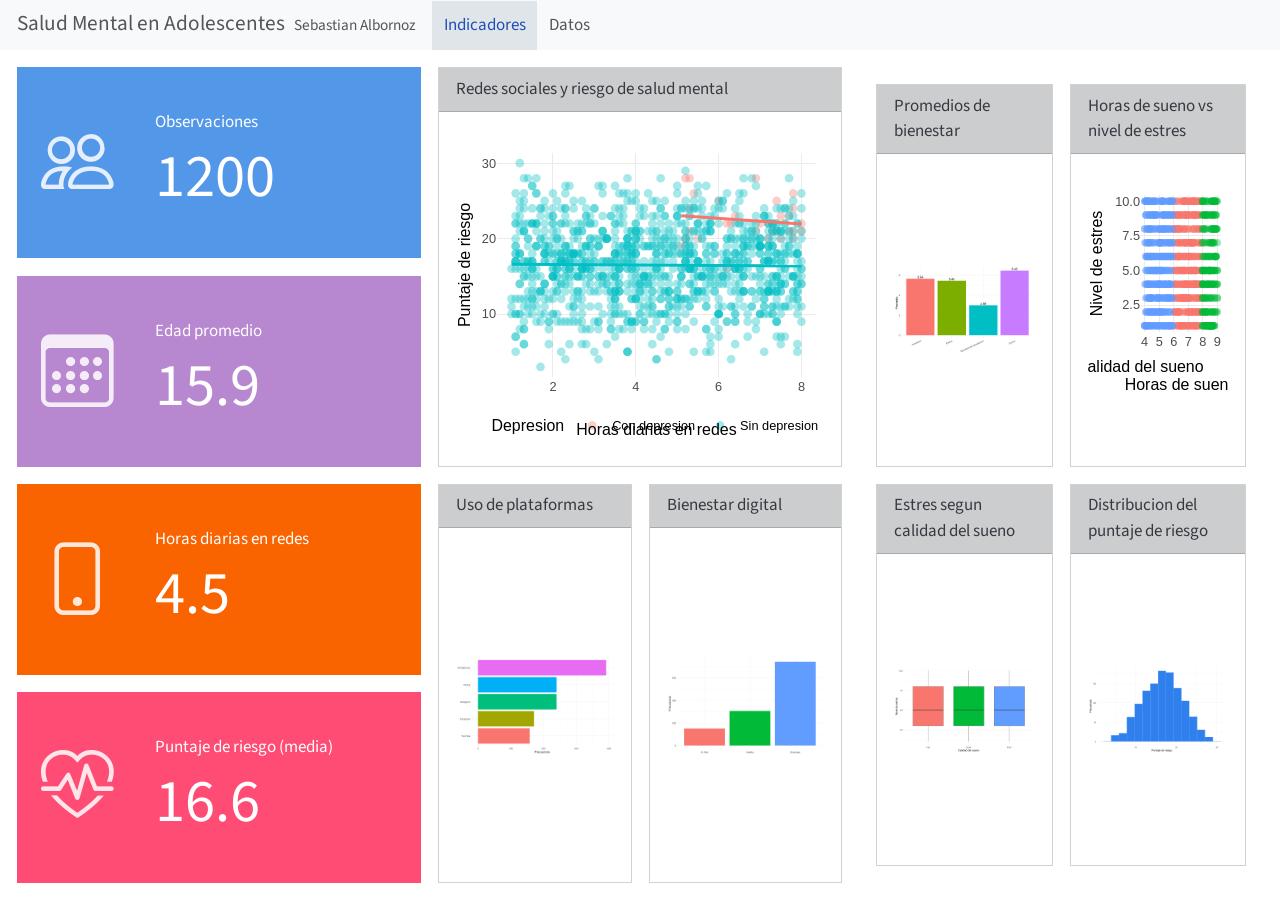
<file: docs/index.html>
<html xmlns="http://www.w3.org/1999/xhtml">    
  <head>      
    <title>Redirect to dashboard_salud_mental.html</title>      
    <meta http-equiv="refresh" content="0;URL='dashboard_salud_mental.html'" />    
  </head>    
  <body> 
  </body>  
</html>
</file>
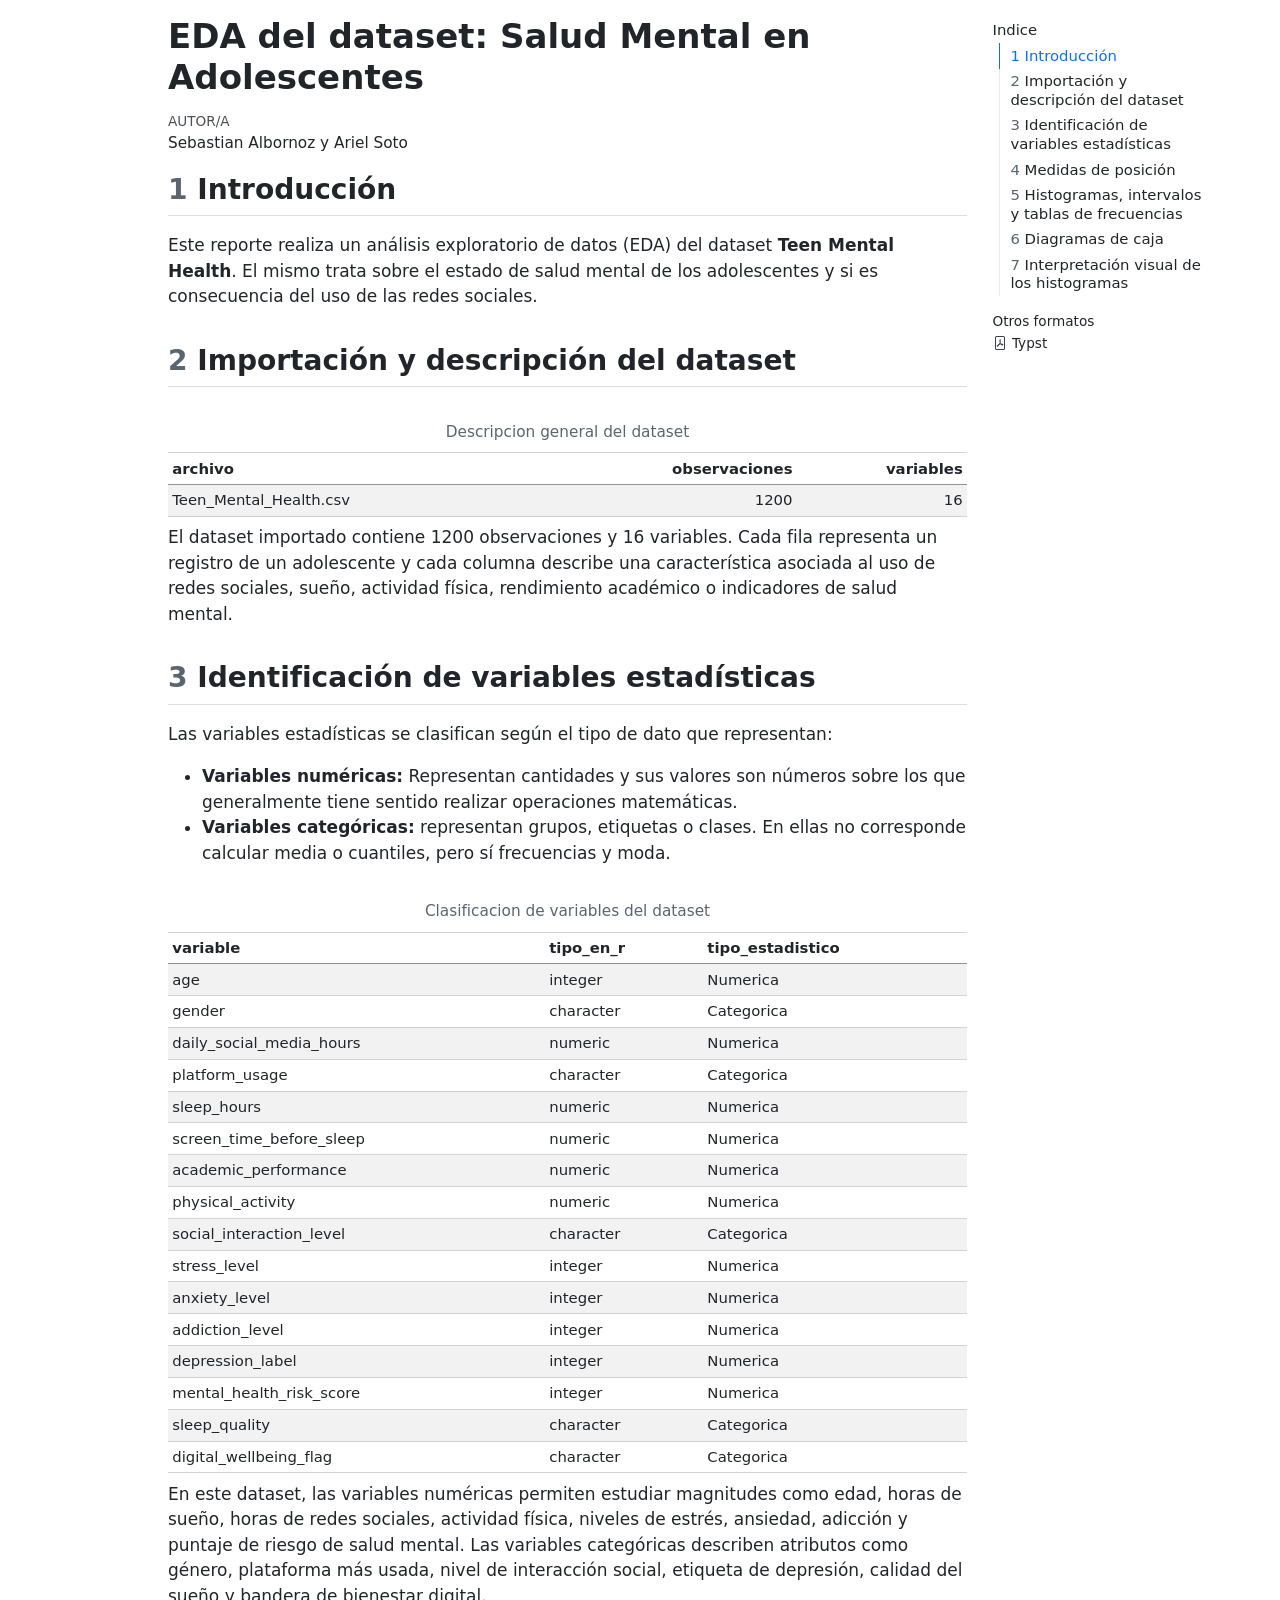
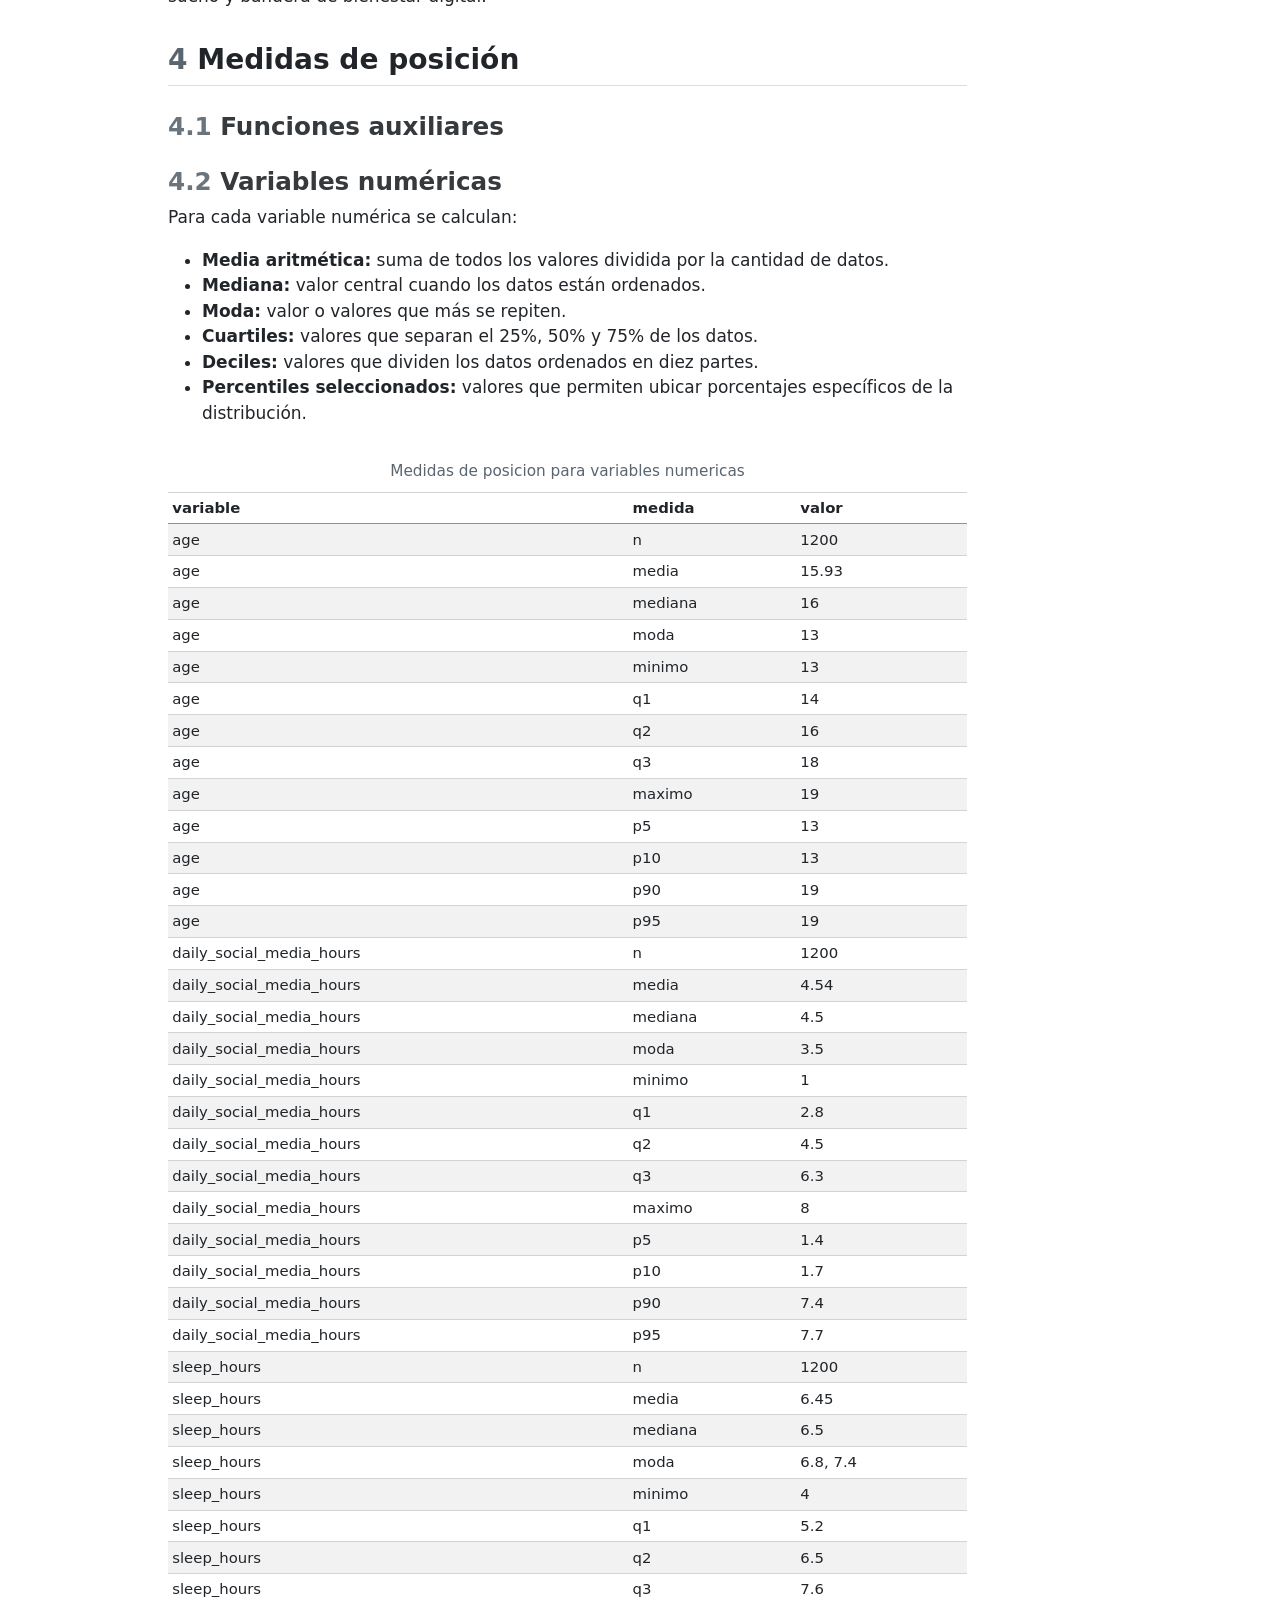
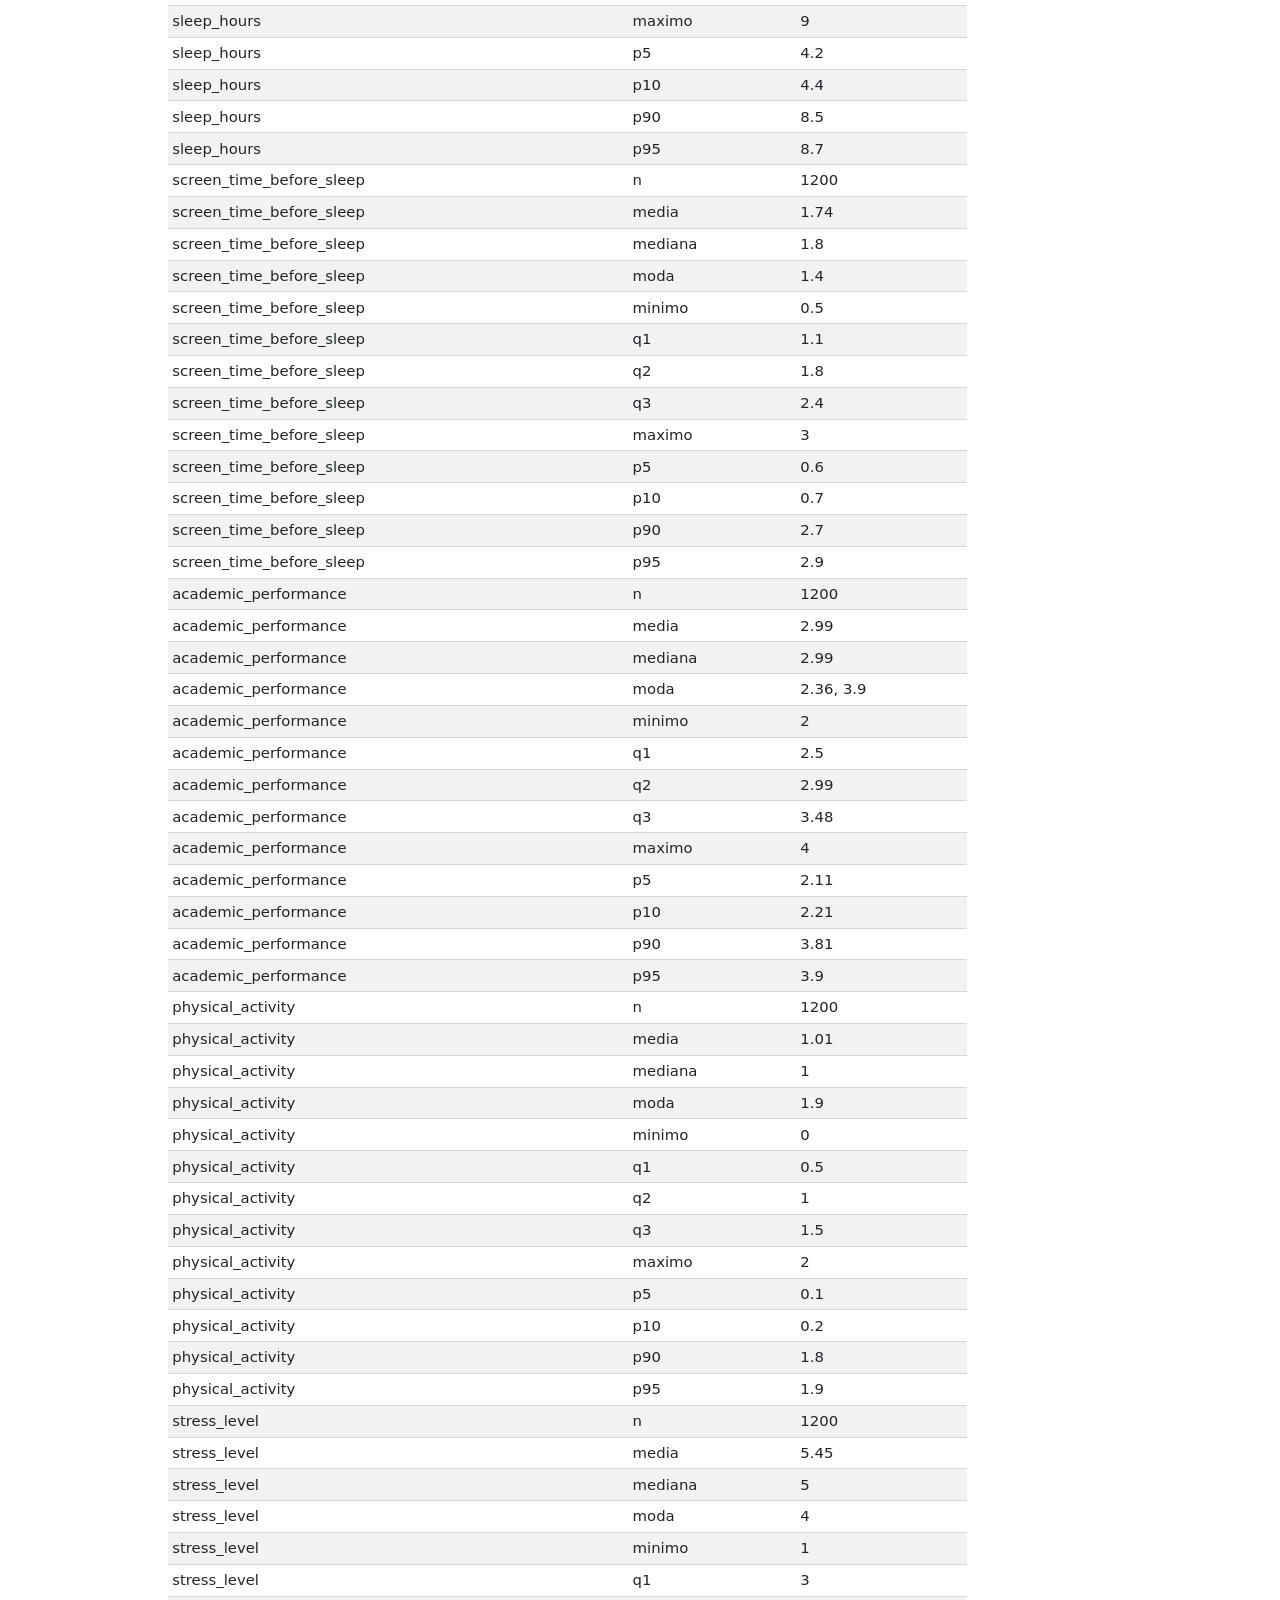
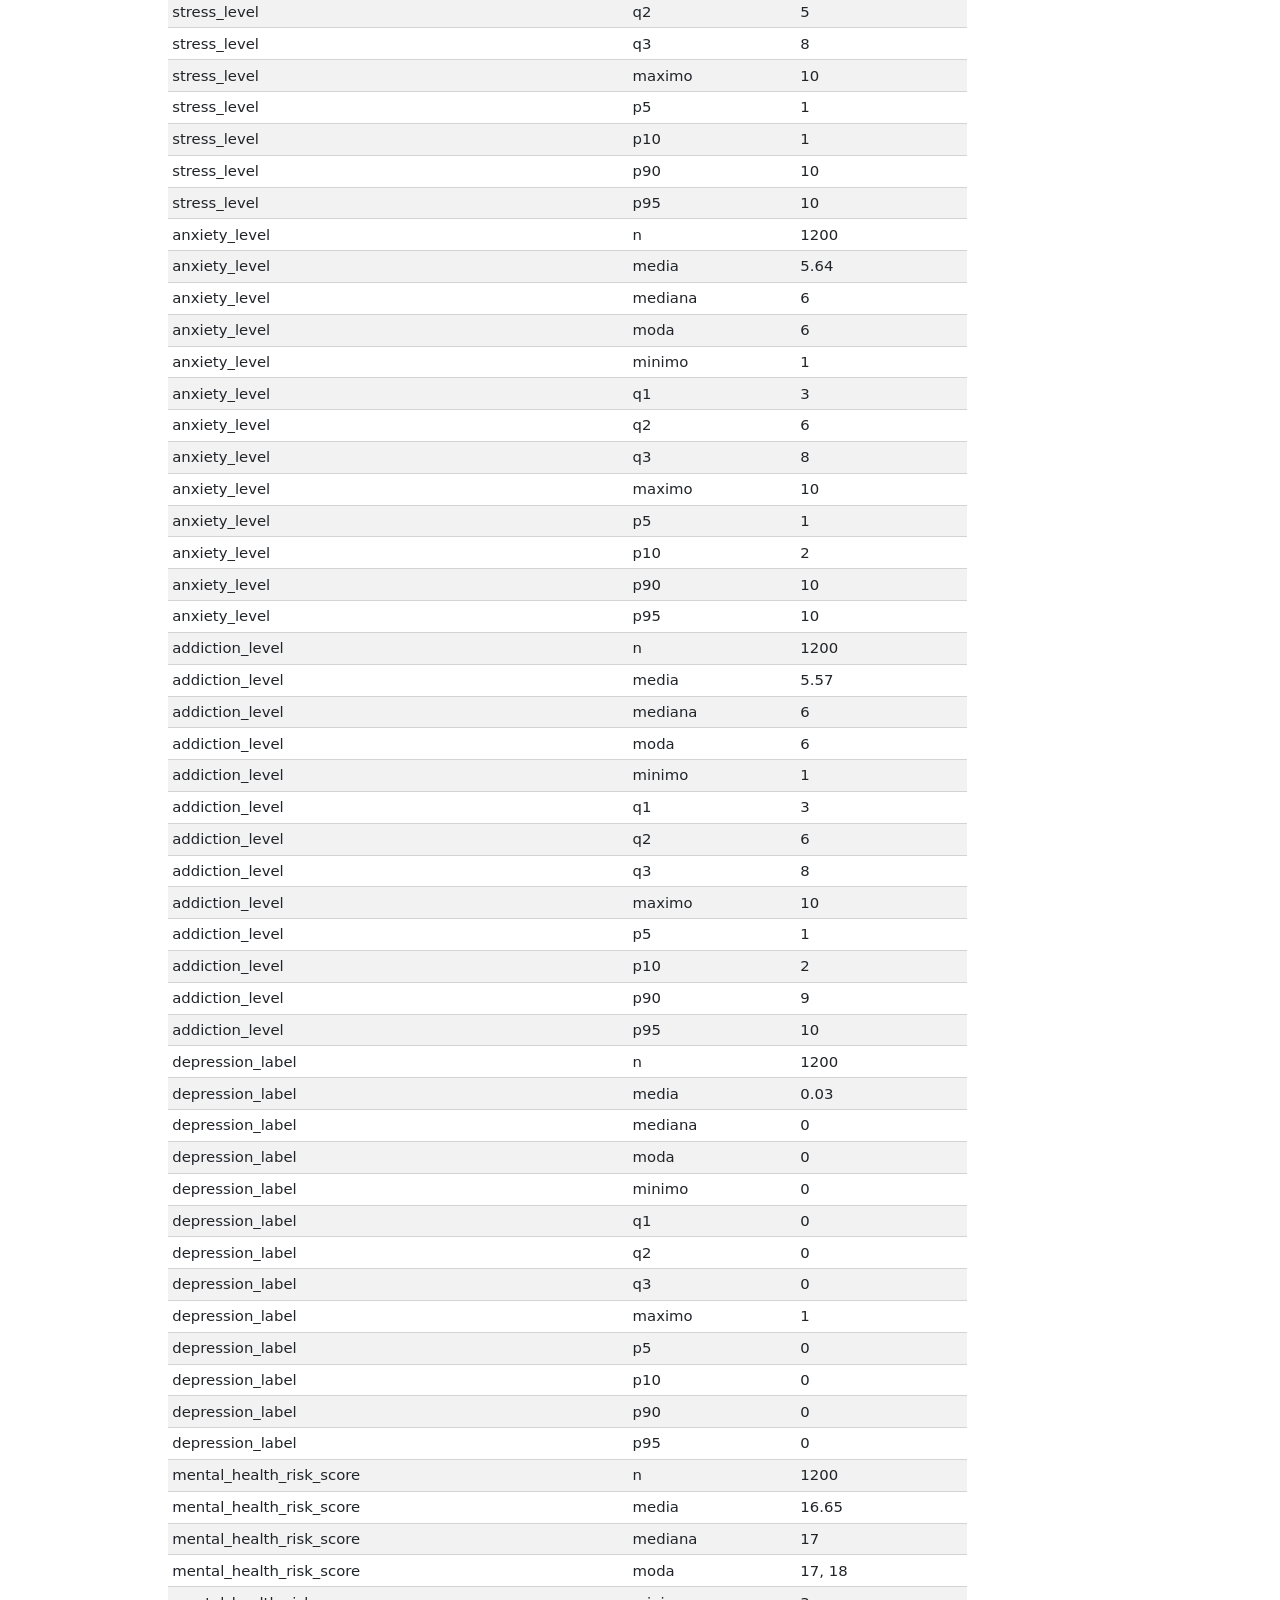
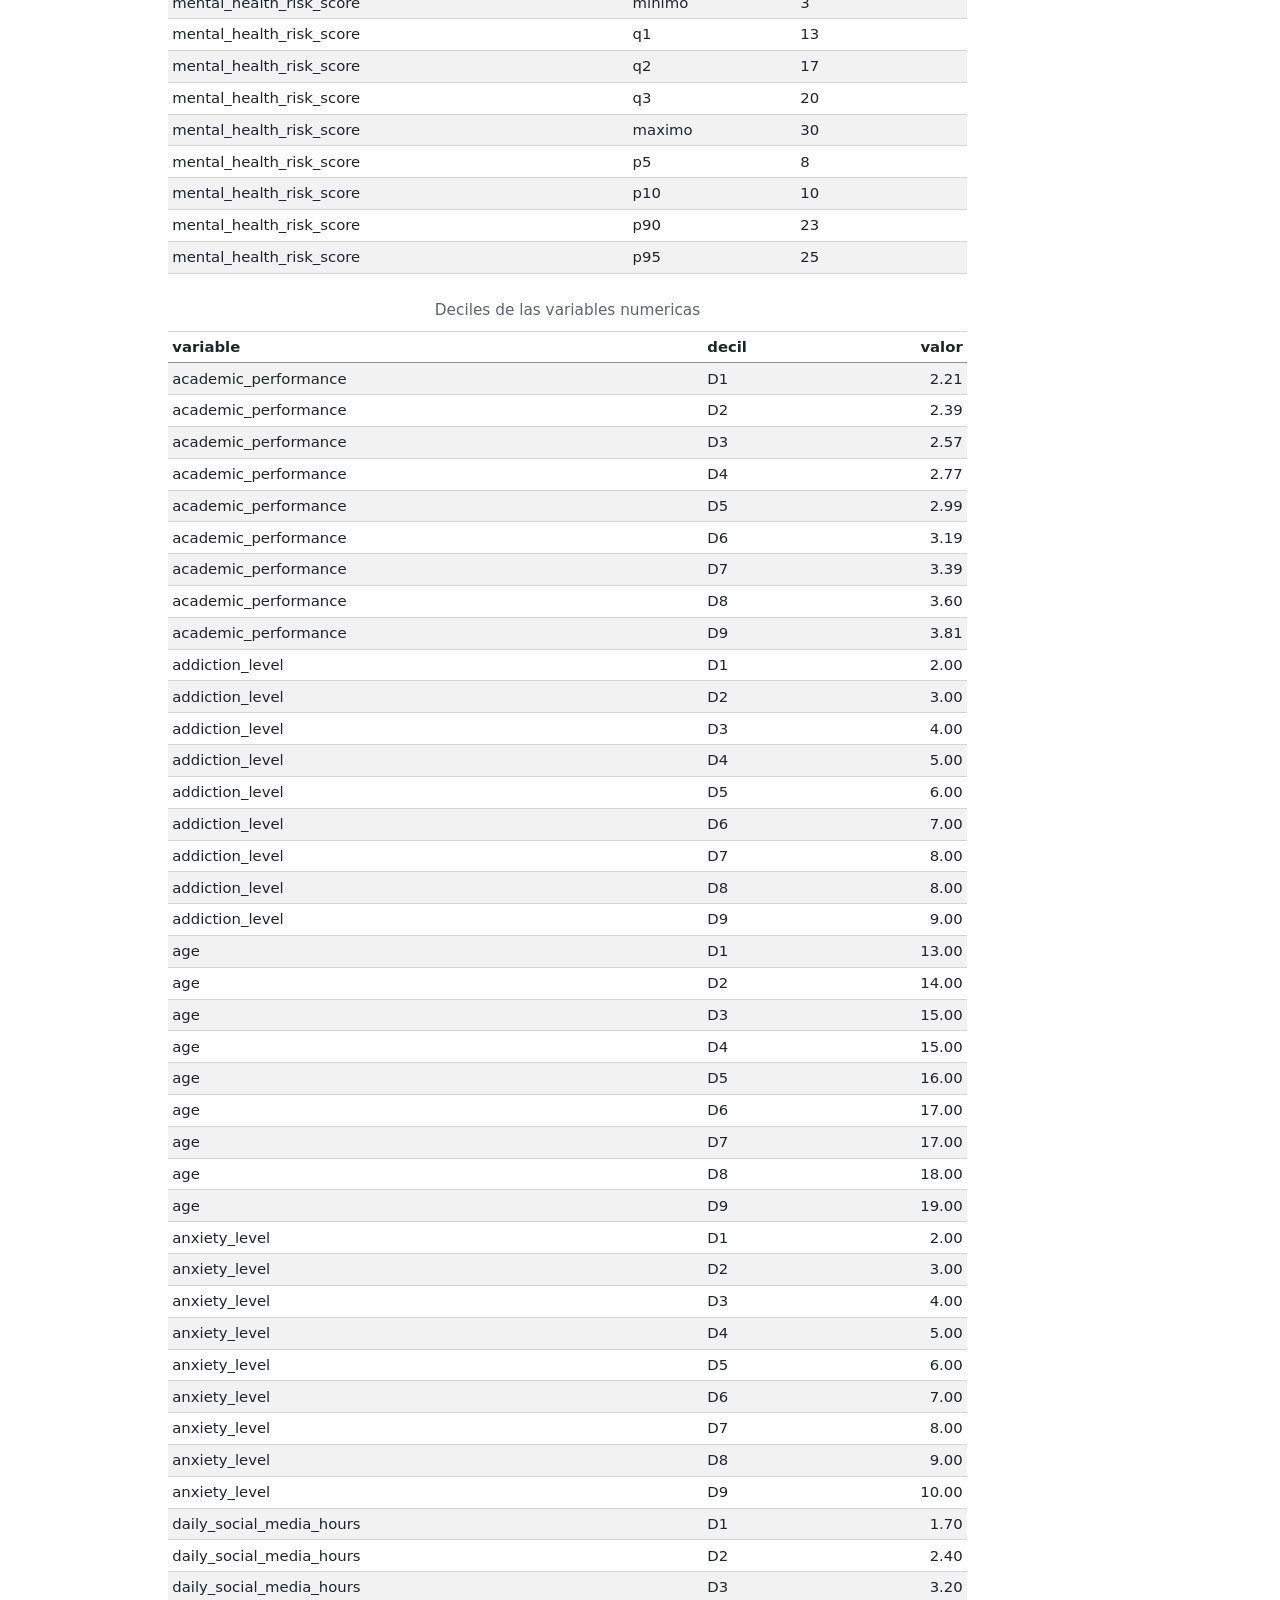
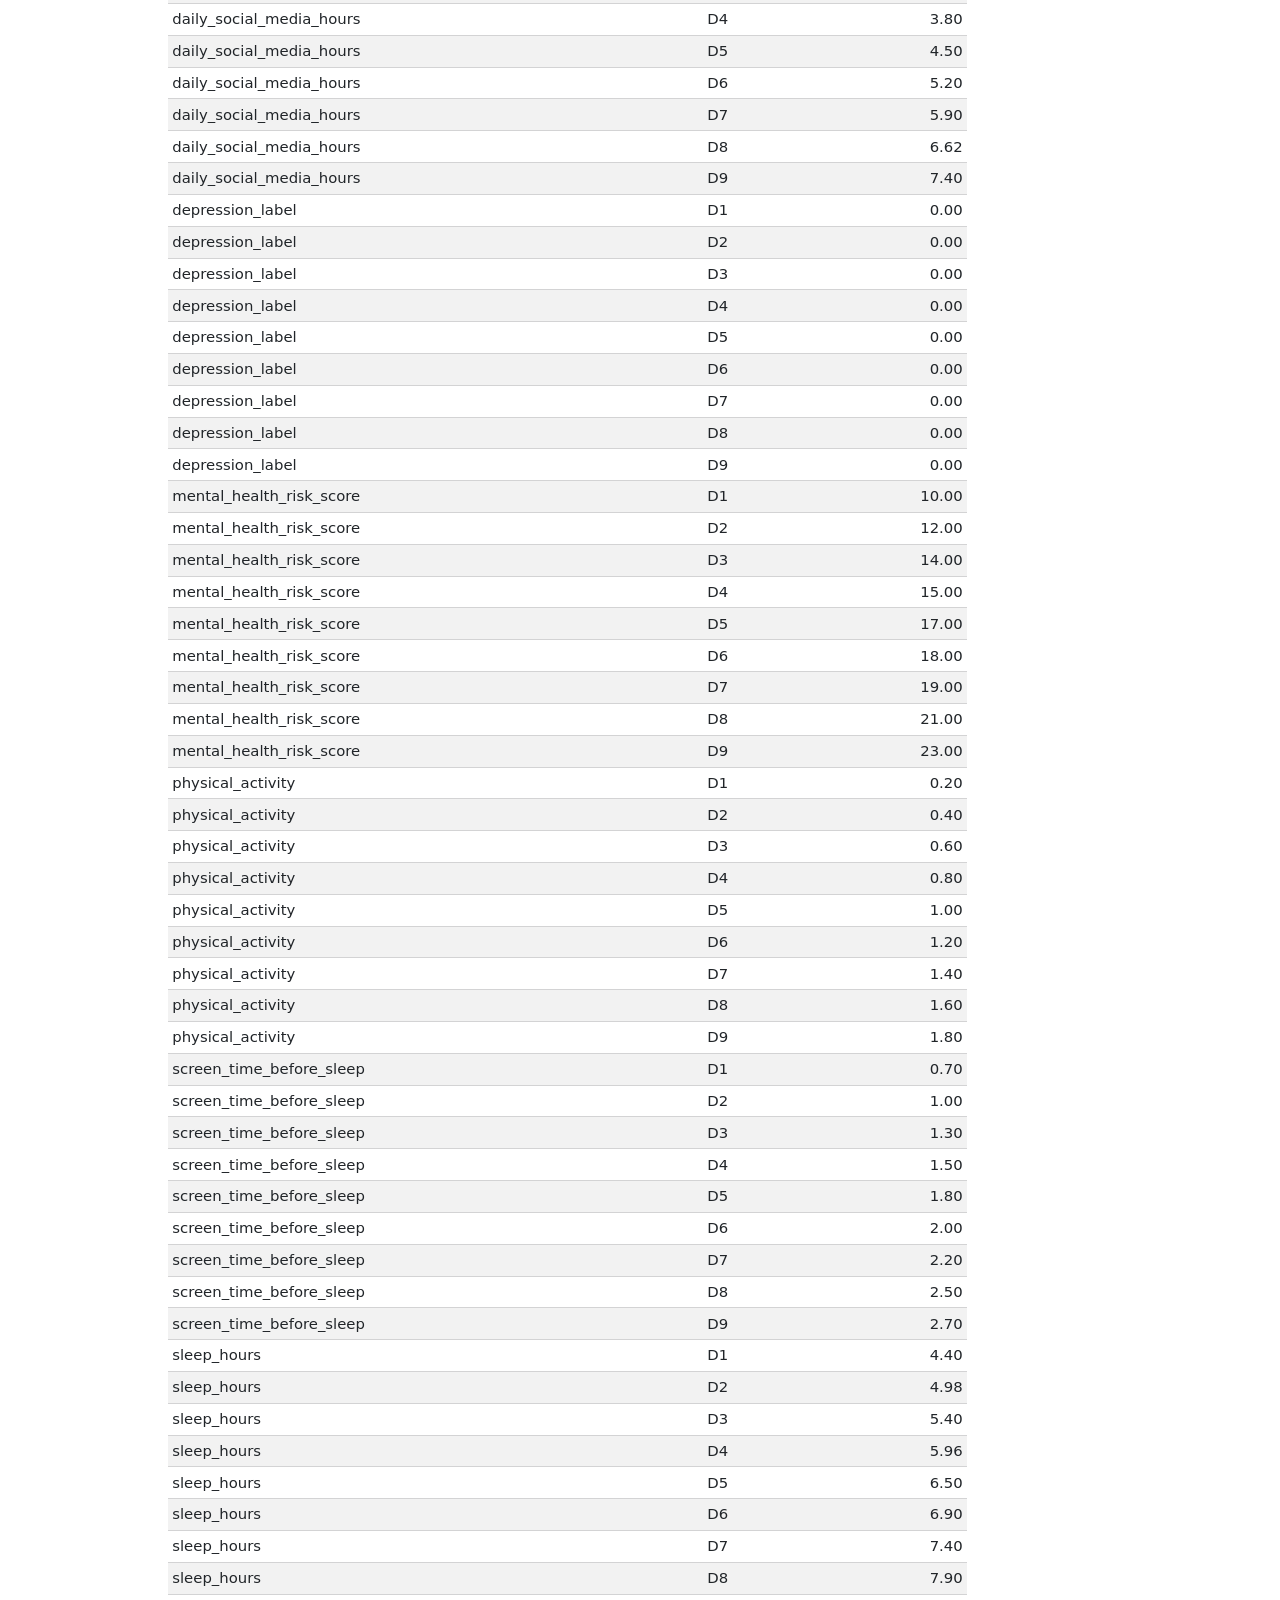
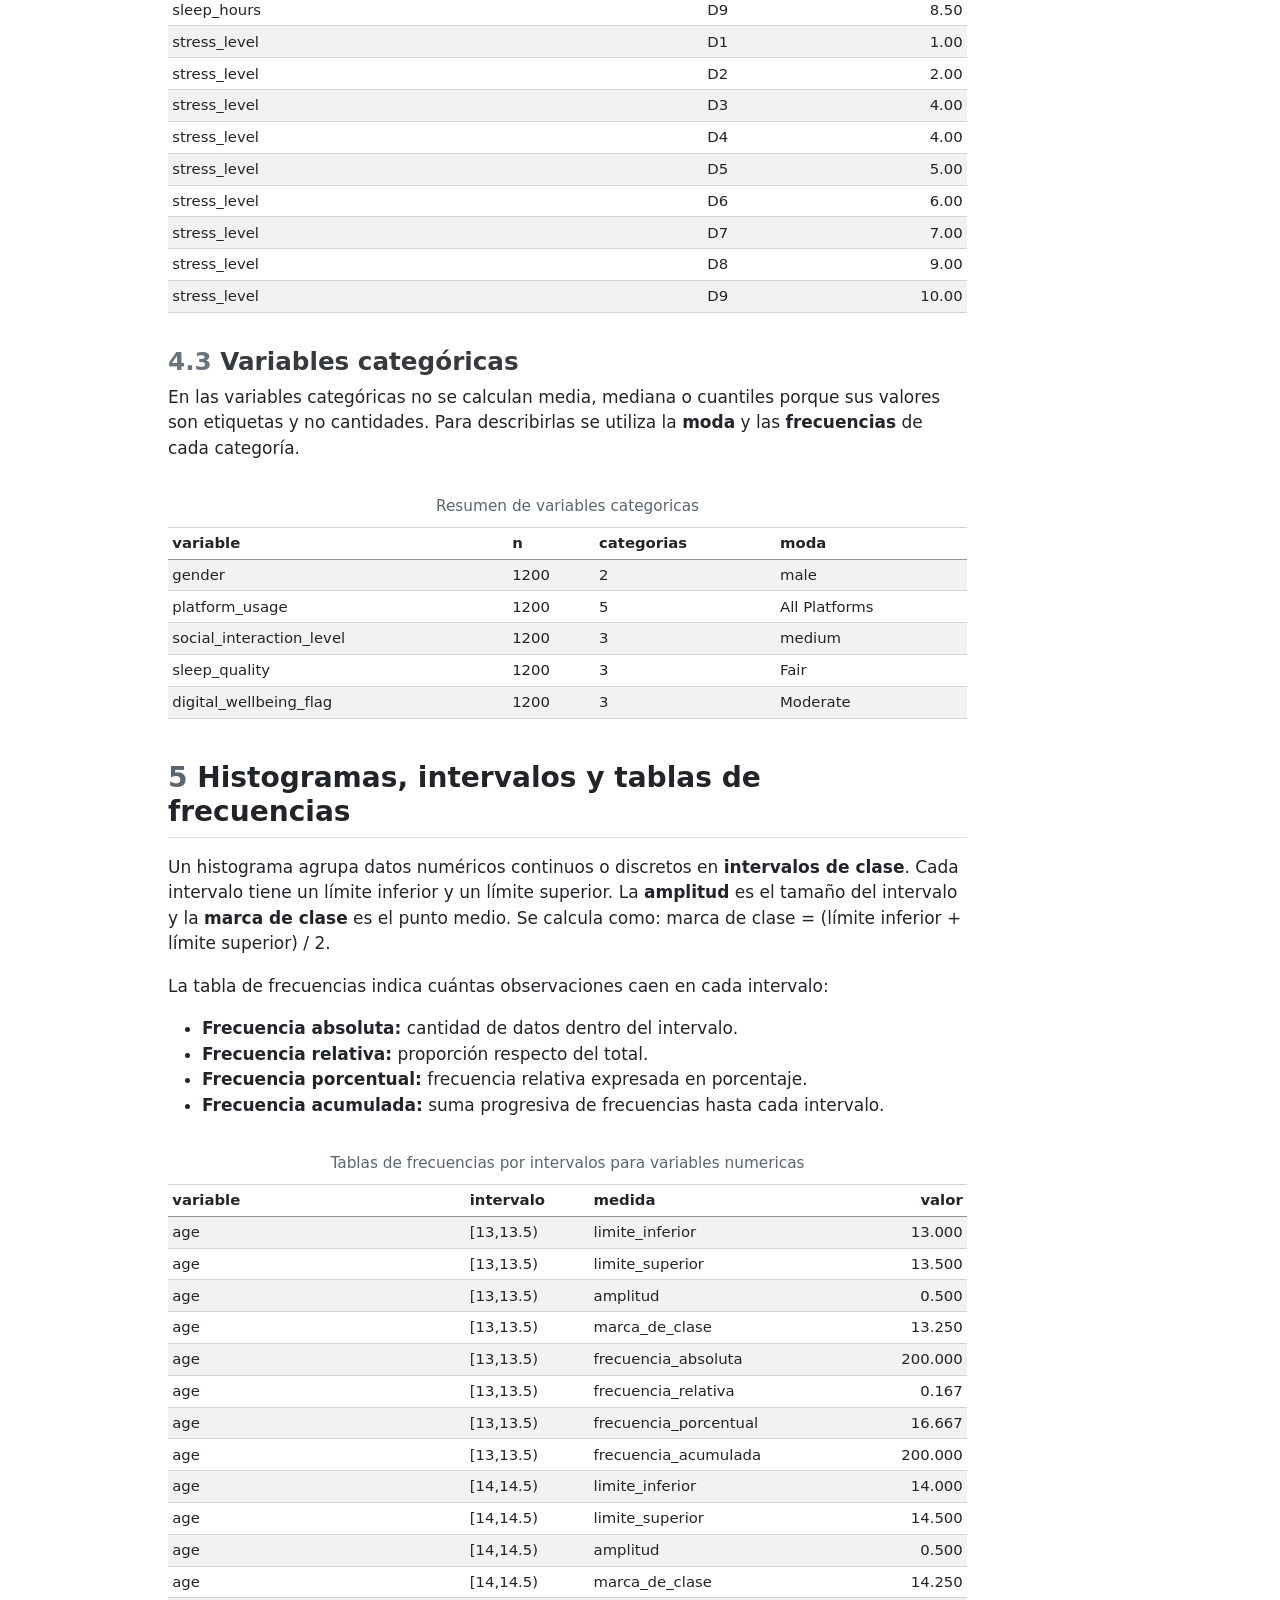
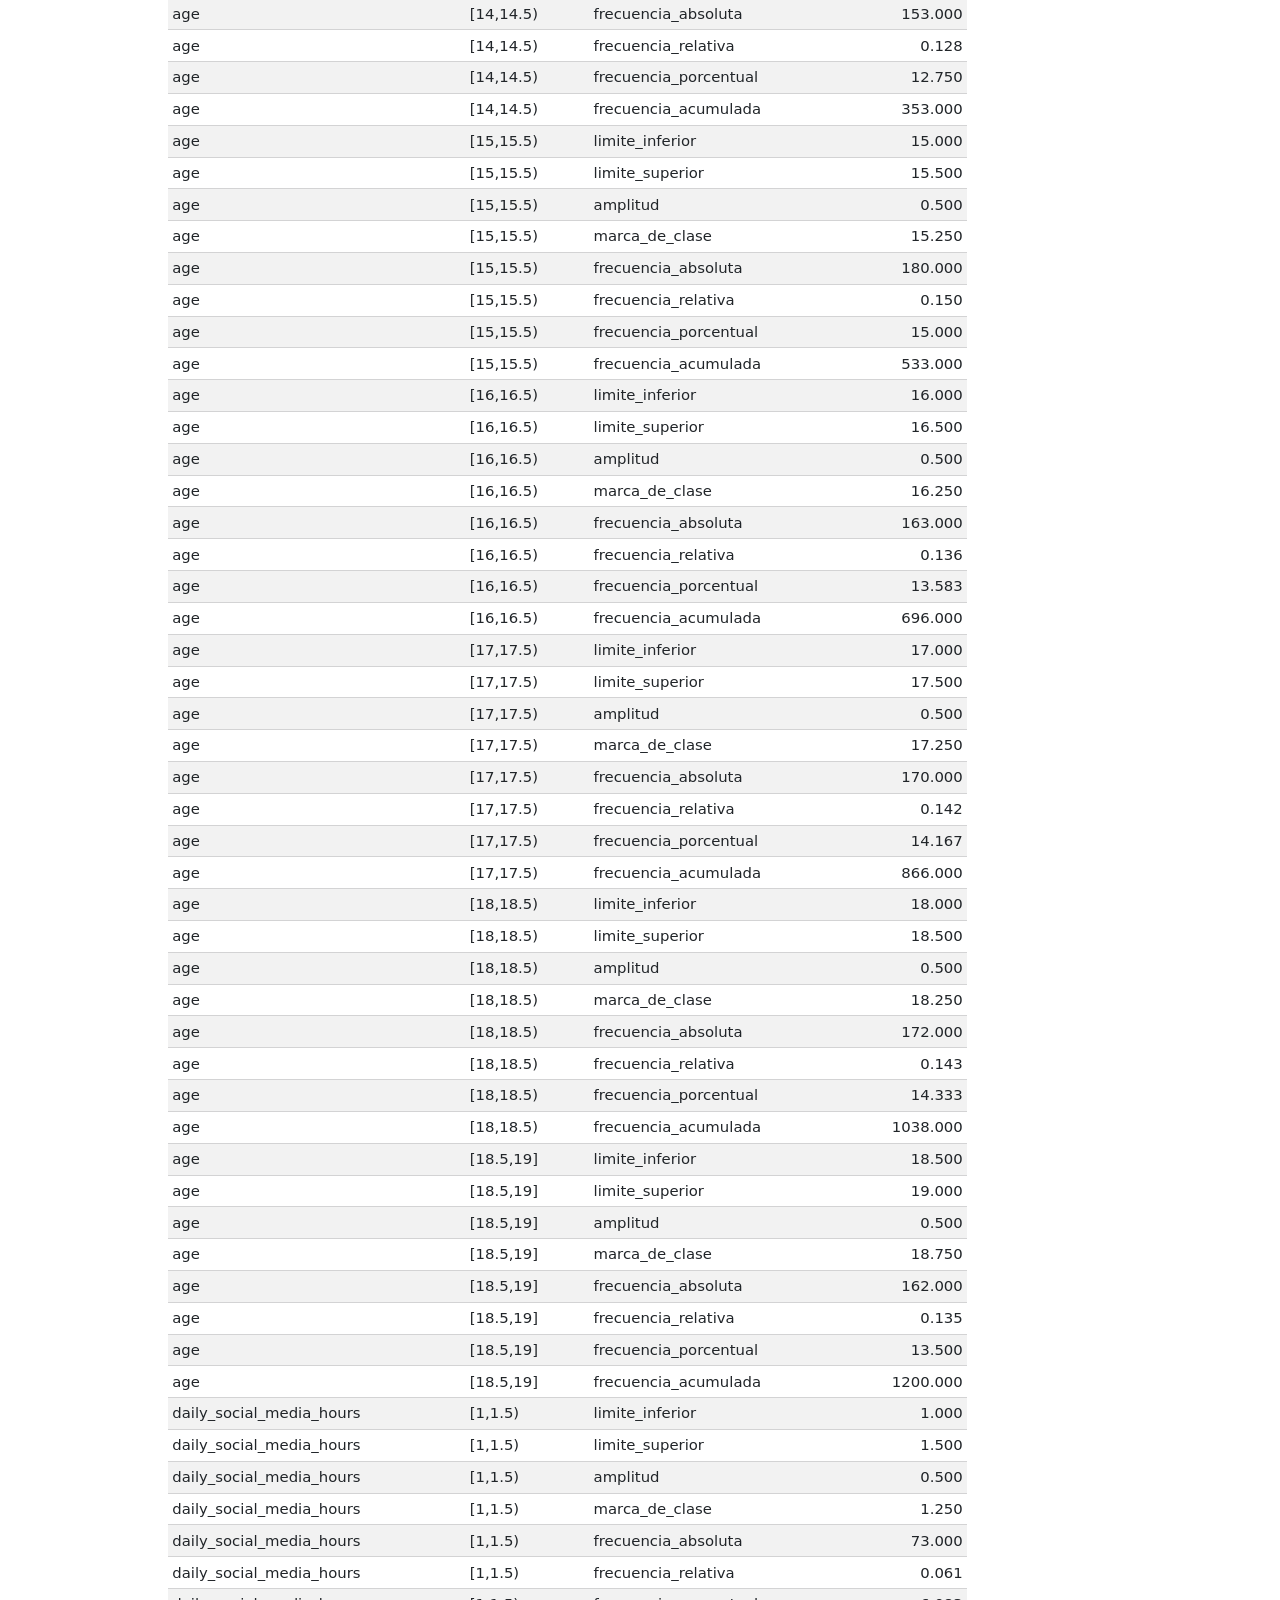
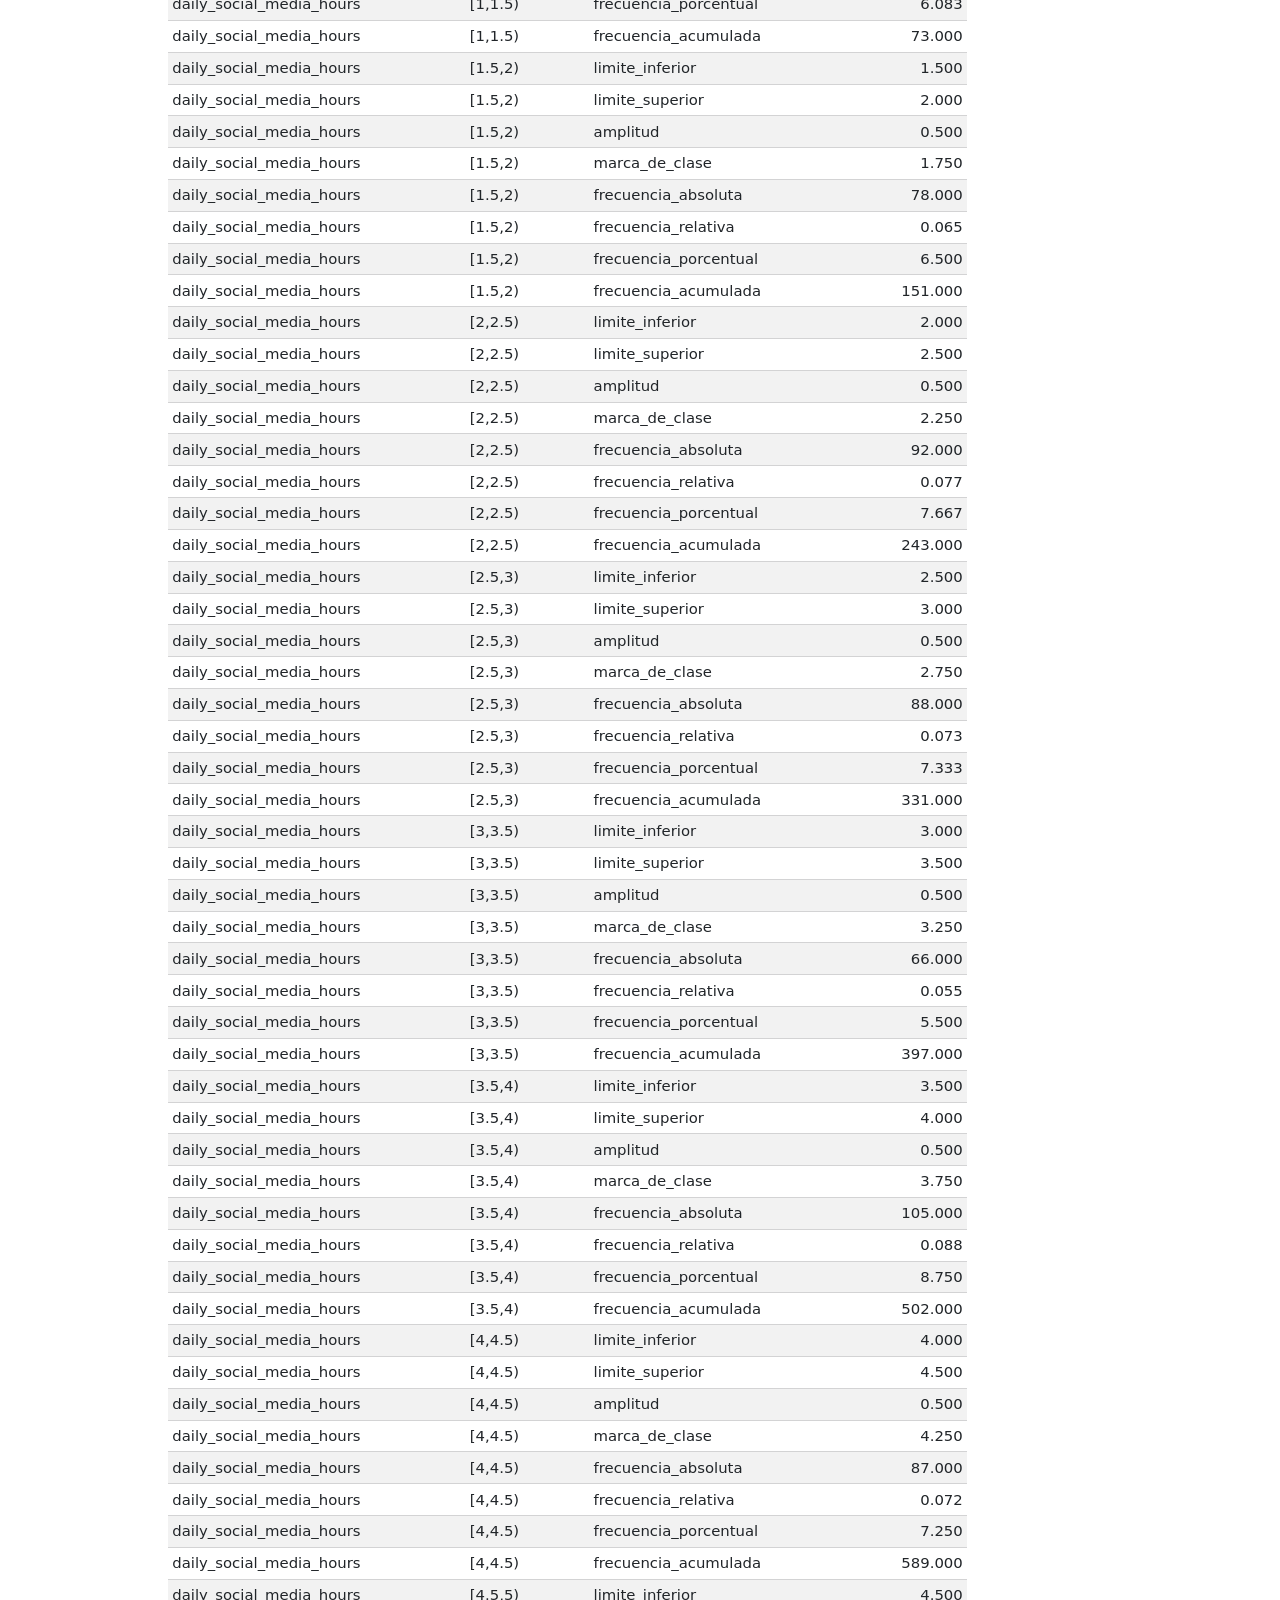
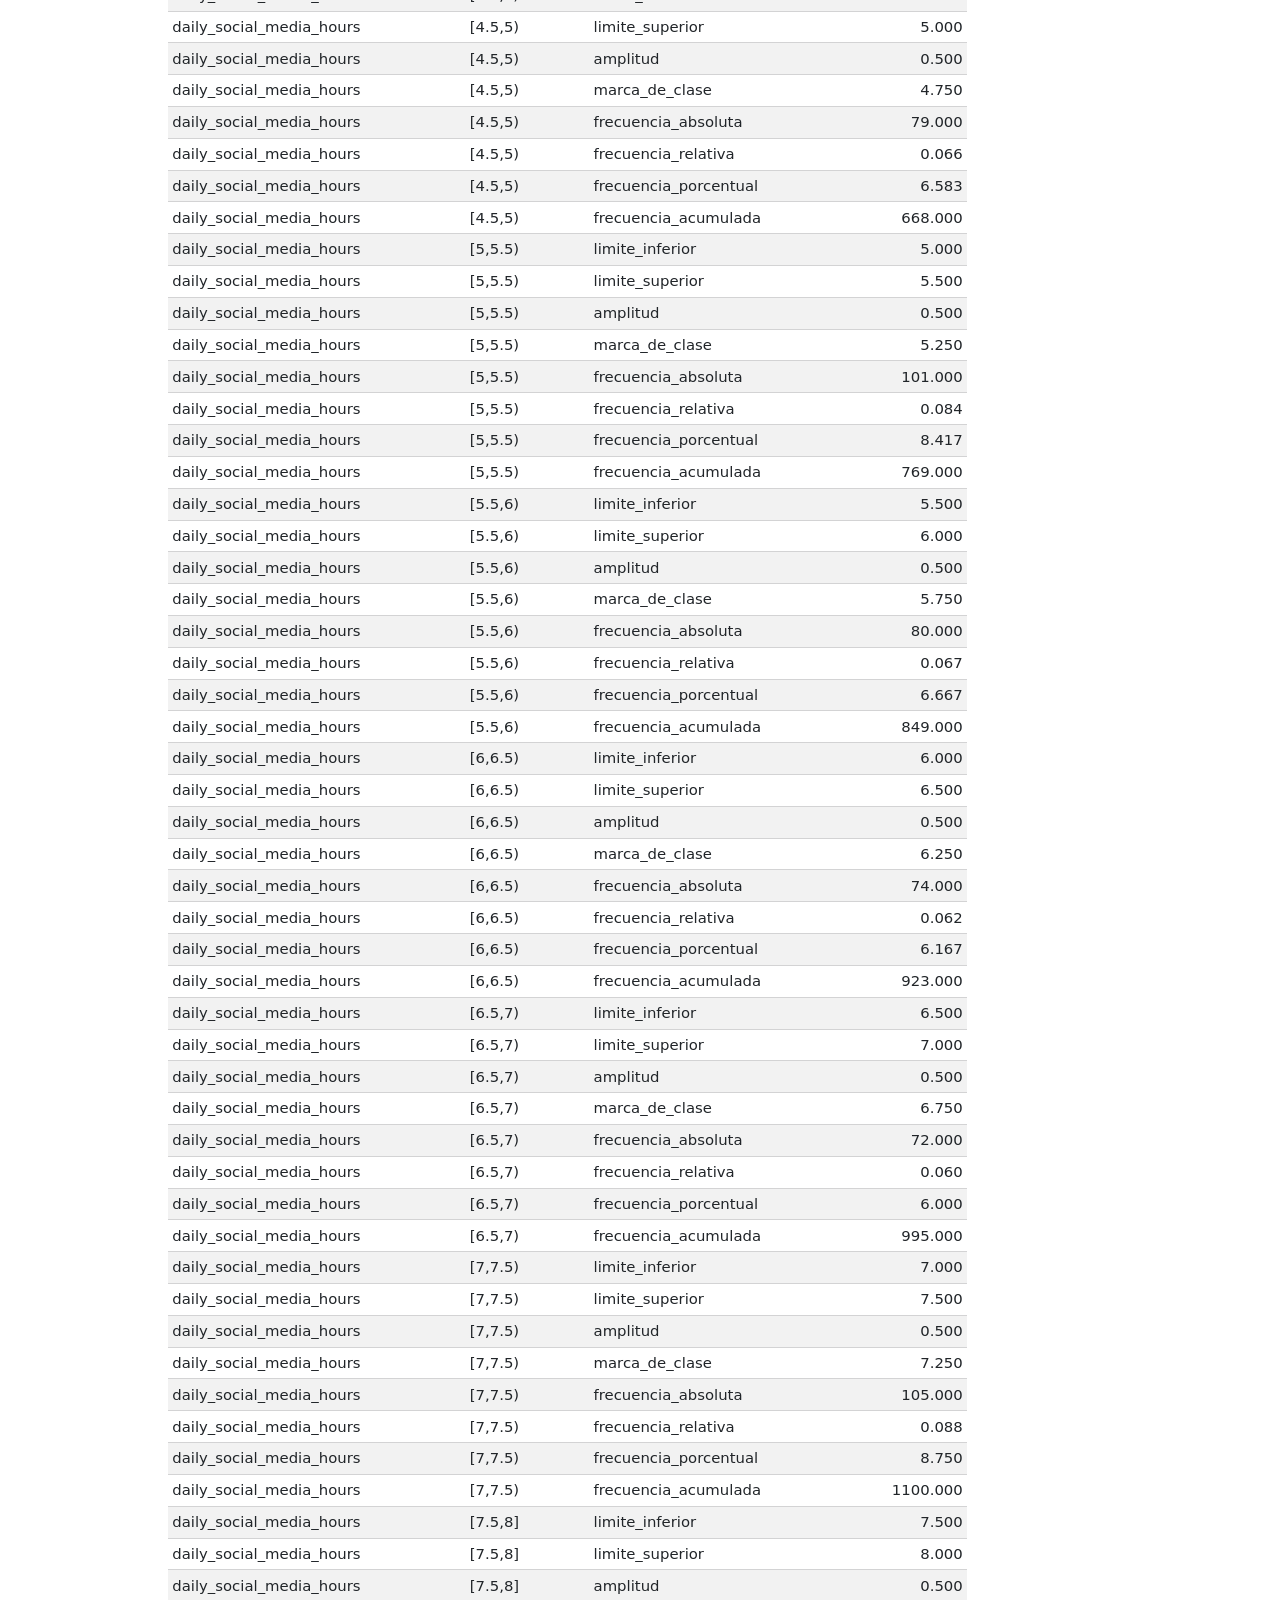
<file: reporte_eda_salud_mental.html>
<!DOCTYPE html>
<html xmlns="http://www.w3.org/1999/xhtml" lang="es" xml:lang="es"><head>

<meta charset="utf-8">
<meta name="generator" content="quarto-1.9.38">

<meta name="viewport" content="width=device-width, initial-scale=1.0, user-scalable=yes">

<meta name="author" content="Sebastian Albornoz y Ariel Soto">

<title>EDA del dataset: Salud Mental en Adolescentes</title>
<style>
/* Default styles provided by pandoc.
** See https://pandoc.org/MANUAL.html#variables-for-html for config info.
*/
code{white-space: pre-wrap;}
span.smallcaps{font-variant: small-caps;}
div.columns{display: flex; gap: min(4vw, 1.5em);}
div.column{flex: auto; overflow-x: auto;}
div.hanging-indent{margin-left: 1.5em; text-indent: -1.5em;}
ul.task-list{list-style: none;}
ul.task-list li input[type="checkbox"] {
  width: 0.8em;
  margin: 0 0.8em 0.2em -1em; /* quarto-specific, see https://github.com/quarto-dev/quarto-cli/issues/4556 */ 
  vertical-align: middle;
}
</style>


<script src="reporte_eda_salud_mental_files/libs/clipboard/clipboard.min.js"></script>
<script src="reporte_eda_salud_mental_files/libs/quarto-html/quarto.js" type="module"></script>
<script src="reporte_eda_salud_mental_files/libs/quarto-html/tabsets/tabsets.js" type="module"></script>
<script src="reporte_eda_salud_mental_files/libs/quarto-html/popper.min.js"></script>
<script src="reporte_eda_salud_mental_files/libs/quarto-html/tippy.umd.min.js"></script>
<script src="reporte_eda_salud_mental_files/libs/quarto-html/anchor.min.js"></script>
<link href="reporte_eda_salud_mental_files/libs/quarto-html/tippy.css" rel="stylesheet">
<link href="reporte_eda_salud_mental_files/libs/quarto-html/quarto-syntax-highlighting-15634bcf2e68342d4ad2dfa704d543f6.css" rel="stylesheet" id="quarto-text-highlighting-styles">
<script src="reporte_eda_salud_mental_files/libs/bootstrap/bootstrap.min.js"></script>
<link href="reporte_eda_salud_mental_files/libs/bootstrap/bootstrap-icons.css" rel="stylesheet">
<link href="reporte_eda_salud_mental_files/libs/bootstrap/bootstrap-efbb37e9afcc02144ebbc7afd12a776f.min.css" rel="stylesheet" append-hash="true" id="quarto-bootstrap" data-mode="light">


</head>

<body class="quarto-light">

<div id="quarto-content" class="page-columns page-rows-contents page-layout-article">
<div id="quarto-margin-sidebar" class="sidebar margin-sidebar">
  <nav id="TOC" role="doc-toc" class="toc-active">
    <h2 id="toc-title">Indice</h2>
   
  <ul>
  <li><a href="#introducción" id="toc-introducción" class="nav-link active" data-scroll-target="#introducción"><span class="header-section-number">1</span> Introducción</a></li>
  <li><a href="#importación-y-descripción-del-dataset" id="toc-importación-y-descripción-del-dataset" class="nav-link" data-scroll-target="#importación-y-descripción-del-dataset"><span class="header-section-number">2</span> Importación y descripción del dataset</a></li>
  <li><a href="#identificación-de-variables-estadísticas" id="toc-identificación-de-variables-estadísticas" class="nav-link" data-scroll-target="#identificación-de-variables-estadísticas"><span class="header-section-number">3</span> Identificación de variables estadísticas</a></li>
  <li><a href="#medidas-de-posición" id="toc-medidas-de-posición" class="nav-link" data-scroll-target="#medidas-de-posición"><span class="header-section-number">4</span> Medidas de posición</a>
  <ul class="collapse">
  <li><a href="#funciones-auxiliares" id="toc-funciones-auxiliares" class="nav-link" data-scroll-target="#funciones-auxiliares"><span class="header-section-number">4.1</span> Funciones auxiliares</a></li>
  <li><a href="#variables-numéricas" id="toc-variables-numéricas" class="nav-link" data-scroll-target="#variables-numéricas"><span class="header-section-number">4.2</span> Variables numéricas</a></li>
  <li><a href="#variables-categóricas" id="toc-variables-categóricas" class="nav-link" data-scroll-target="#variables-categóricas"><span class="header-section-number">4.3</span> Variables categóricas</a></li>
  </ul></li>
  <li><a href="#histogramas-intervalos-y-tablas-de-frecuencias" id="toc-histogramas-intervalos-y-tablas-de-frecuencias" class="nav-link" data-scroll-target="#histogramas-intervalos-y-tablas-de-frecuencias"><span class="header-section-number">5</span> Histogramas, intervalos y tablas de frecuencias</a></li>
  <li><a href="#diagramas-de-caja" id="toc-diagramas-de-caja" class="nav-link" data-scroll-target="#diagramas-de-caja"><span class="header-section-number">6</span> Diagramas de caja</a></li>
  <li><a href="#interpretación-visual-de-los-histogramas" id="toc-interpretación-visual-de-los-histogramas" class="nav-link" data-scroll-target="#interpretación-visual-de-los-histogramas"><span class="header-section-number">7</span> Interpretación visual de los histogramas</a></li>
  </ul>
<div class="quarto-alternate-formats"><h2>Otros formatos</h2><ul><li><a href="reporte_eda_salud_mental.pdf"><i class="bi bi-file-pdf"></i>Typst</a></li></ul></div></nav>
</div>
<main class="content" id="quarto-document-content">

<header id="title-block-header" class="quarto-title-block default">
<div class="quarto-title">
<h1 class="title">EDA del dataset: Salud Mental en Adolescentes</h1>
</div>



<div class="quarto-title-meta">

    <div>
    <div class="quarto-title-meta-heading">Autor/a</div>
    <div class="quarto-title-meta-contents">
             <p>Sebastian Albornoz y Ariel Soto </p>
          </div>
  </div>
    
  
    
  </div>
  


</header>


<section id="introducción" class="level2" data-number="1">
<h2 data-number="1" class="anchored" data-anchor-id="introducción"><span class="header-section-number">1</span> Introducción</h2>
<p>Este reporte realiza un análisis exploratorio de datos (EDA) del dataset <strong>Teen Mental Health</strong>. El mismo trata sobre el estado de salud mental de los adolescentes y si es consecuencia del uso de las redes sociales.</p>
</section>
<section id="importación-y-descripción-del-dataset" class="level2" data-number="2">
<h2 data-number="2" class="anchored" data-anchor-id="importación-y-descripción-del-dataset"><span class="header-section-number">2</span> Importación y descripción del dataset</h2>
<div class="cell">
<div class="cell-output-display">
<table class="caption-top table table-sm table-striped small">
<caption>Descripcion general del dataset</caption>
<thead>
<tr class="header">
<th style="text-align: left;">archivo</th>
<th style="text-align: right;">observaciones</th>
<th style="text-align: right;">variables</th>
</tr>
</thead>
<tbody>
<tr class="odd">
<td style="text-align: left;">Teen_Mental_Health.csv</td>
<td style="text-align: right;">1200</td>
<td style="text-align: right;">16</td>
</tr>
</tbody>
</table>
</div>
</div>
<p>El dataset importado contiene 1200 observaciones y 16 variables. Cada fila representa un registro de un adolescente y cada columna describe una característica asociada al uso de redes sociales, sueño, actividad física, rendimiento académico o indicadores de salud mental.</p>
</section>
<section id="identificación-de-variables-estadísticas" class="level2" data-number="3">
<h2 data-number="3" class="anchored" data-anchor-id="identificación-de-variables-estadísticas"><span class="header-section-number">3</span> Identificación de variables estadísticas</h2>
<p>Las variables estadísticas se clasifican según el tipo de dato que representan:</p>
<ul>
<li><strong>Variables numéricas:</strong> Representan cantidades y sus valores son números sobre los que generalmente tiene sentido realizar operaciones matemáticas.</li>
<li><strong>Variables categóricas:</strong> representan grupos, etiquetas o clases. En ellas no corresponde calcular media o cuantiles, pero sí frecuencias y moda.</li>
</ul>
<div class="cell">
<div class="cell-output-display">
<table class="caption-top table table-sm table-striped small">
<caption>Clasificacion de variables del dataset</caption>
<thead>
<tr class="header">
<th style="text-align: left;">variable</th>
<th style="text-align: left;">tipo_en_r</th>
<th style="text-align: left;">tipo_estadistico</th>
</tr>
</thead>
<tbody>
<tr class="odd">
<td style="text-align: left;">age</td>
<td style="text-align: left;">integer</td>
<td style="text-align: left;">Numerica</td>
</tr>
<tr class="even">
<td style="text-align: left;">gender</td>
<td style="text-align: left;">character</td>
<td style="text-align: left;">Categorica</td>
</tr>
<tr class="odd">
<td style="text-align: left;">daily_social_media_hours</td>
<td style="text-align: left;">numeric</td>
<td style="text-align: left;">Numerica</td>
</tr>
<tr class="even">
<td style="text-align: left;">platform_usage</td>
<td style="text-align: left;">character</td>
<td style="text-align: left;">Categorica</td>
</tr>
<tr class="odd">
<td style="text-align: left;">sleep_hours</td>
<td style="text-align: left;">numeric</td>
<td style="text-align: left;">Numerica</td>
</tr>
<tr class="even">
<td style="text-align: left;">screen_time_before_sleep</td>
<td style="text-align: left;">numeric</td>
<td style="text-align: left;">Numerica</td>
</tr>
<tr class="odd">
<td style="text-align: left;">academic_performance</td>
<td style="text-align: left;">numeric</td>
<td style="text-align: left;">Numerica</td>
</tr>
<tr class="even">
<td style="text-align: left;">physical_activity</td>
<td style="text-align: left;">numeric</td>
<td style="text-align: left;">Numerica</td>
</tr>
<tr class="odd">
<td style="text-align: left;">social_interaction_level</td>
<td style="text-align: left;">character</td>
<td style="text-align: left;">Categorica</td>
</tr>
<tr class="even">
<td style="text-align: left;">stress_level</td>
<td style="text-align: left;">integer</td>
<td style="text-align: left;">Numerica</td>
</tr>
<tr class="odd">
<td style="text-align: left;">anxiety_level</td>
<td style="text-align: left;">integer</td>
<td style="text-align: left;">Numerica</td>
</tr>
<tr class="even">
<td style="text-align: left;">addiction_level</td>
<td style="text-align: left;">integer</td>
<td style="text-align: left;">Numerica</td>
</tr>
<tr class="odd">
<td style="text-align: left;">depression_label</td>
<td style="text-align: left;">integer</td>
<td style="text-align: left;">Numerica</td>
</tr>
<tr class="even">
<td style="text-align: left;">mental_health_risk_score</td>
<td style="text-align: left;">integer</td>
<td style="text-align: left;">Numerica</td>
</tr>
<tr class="odd">
<td style="text-align: left;">sleep_quality</td>
<td style="text-align: left;">character</td>
<td style="text-align: left;">Categorica</td>
</tr>
<tr class="even">
<td style="text-align: left;">digital_wellbeing_flag</td>
<td style="text-align: left;">character</td>
<td style="text-align: left;">Categorica</td>
</tr>
</tbody>
</table>
</div>
</div>
<p>En este dataset, las variables numéricas permiten estudiar magnitudes como edad, horas de sueño, horas de redes sociales, actividad física, niveles de estrés, ansiedad, adicción y puntaje de riesgo de salud mental. Las variables categóricas describen atributos como género, plataforma más usada, nivel de interacción social, etiqueta de depresión, calidad del sueño y bandera de bienestar digital.</p>
</section>
<section id="medidas-de-posición" class="level2" data-number="4">
<h2 data-number="4" class="anchored" data-anchor-id="medidas-de-posición"><span class="header-section-number">4</span> Medidas de posición</h2>
<section id="funciones-auxiliares" class="level3" data-number="4.1">
<h3 data-number="4.1" class="anchored" data-anchor-id="funciones-auxiliares"><span class="header-section-number">4.1</span> Funciones auxiliares</h3>
</section>
<section id="variables-numéricas" class="level3" data-number="4.2">
<h3 data-number="4.2" class="anchored" data-anchor-id="variables-numéricas"><span class="header-section-number">4.2</span> Variables numéricas</h3>
<p>Para cada variable numérica se calculan:</p>
<ul>
<li><strong>Media aritmética:</strong> suma de todos los valores dividida por la cantidad de datos.</li>
<li><strong>Mediana:</strong> valor central cuando los datos están ordenados.</li>
<li><strong>Moda:</strong> valor o valores que más se repiten.</li>
<li><strong>Cuartiles:</strong> valores que separan el 25%, 50% y 75% de los datos.</li>
<li><strong>Deciles:</strong> valores que dividen los datos ordenados en diez partes.</li>
<li><strong>Percentiles seleccionados:</strong> valores que permiten ubicar porcentajes específicos de la distribución.</li>
</ul>
<div class="cell">
<div class="cell-output-display">
<table class="caption-top table table-sm table-striped small">
<caption>Medidas de posicion para variables numericas</caption>
<thead>
<tr class="header">
<th style="text-align: left;">variable</th>
<th style="text-align: left;">medida</th>
<th style="text-align: left;">valor</th>
</tr>
</thead>
<tbody>
<tr class="odd">
<td style="text-align: left;">age</td>
<td style="text-align: left;">n</td>
<td style="text-align: left;">1200</td>
</tr>
<tr class="even">
<td style="text-align: left;">age</td>
<td style="text-align: left;">media</td>
<td style="text-align: left;">15.93</td>
</tr>
<tr class="odd">
<td style="text-align: left;">age</td>
<td style="text-align: left;">mediana</td>
<td style="text-align: left;">16</td>
</tr>
<tr class="even">
<td style="text-align: left;">age</td>
<td style="text-align: left;">moda</td>
<td style="text-align: left;">13</td>
</tr>
<tr class="odd">
<td style="text-align: left;">age</td>
<td style="text-align: left;">minimo</td>
<td style="text-align: left;">13</td>
</tr>
<tr class="even">
<td style="text-align: left;">age</td>
<td style="text-align: left;">q1</td>
<td style="text-align: left;">14</td>
</tr>
<tr class="odd">
<td style="text-align: left;">age</td>
<td style="text-align: left;">q2</td>
<td style="text-align: left;">16</td>
</tr>
<tr class="even">
<td style="text-align: left;">age</td>
<td style="text-align: left;">q3</td>
<td style="text-align: left;">18</td>
</tr>
<tr class="odd">
<td style="text-align: left;">age</td>
<td style="text-align: left;">maximo</td>
<td style="text-align: left;">19</td>
</tr>
<tr class="even">
<td style="text-align: left;">age</td>
<td style="text-align: left;">p5</td>
<td style="text-align: left;">13</td>
</tr>
<tr class="odd">
<td style="text-align: left;">age</td>
<td style="text-align: left;">p10</td>
<td style="text-align: left;">13</td>
</tr>
<tr class="even">
<td style="text-align: left;">age</td>
<td style="text-align: left;">p90</td>
<td style="text-align: left;">19</td>
</tr>
<tr class="odd">
<td style="text-align: left;">age</td>
<td style="text-align: left;">p95</td>
<td style="text-align: left;">19</td>
</tr>
<tr class="even">
<td style="text-align: left;">daily_social_media_hours</td>
<td style="text-align: left;">n</td>
<td style="text-align: left;">1200</td>
</tr>
<tr class="odd">
<td style="text-align: left;">daily_social_media_hours</td>
<td style="text-align: left;">media</td>
<td style="text-align: left;">4.54</td>
</tr>
<tr class="even">
<td style="text-align: left;">daily_social_media_hours</td>
<td style="text-align: left;">mediana</td>
<td style="text-align: left;">4.5</td>
</tr>
<tr class="odd">
<td style="text-align: left;">daily_social_media_hours</td>
<td style="text-align: left;">moda</td>
<td style="text-align: left;">3.5</td>
</tr>
<tr class="even">
<td style="text-align: left;">daily_social_media_hours</td>
<td style="text-align: left;">minimo</td>
<td style="text-align: left;">1</td>
</tr>
<tr class="odd">
<td style="text-align: left;">daily_social_media_hours</td>
<td style="text-align: left;">q1</td>
<td style="text-align: left;">2.8</td>
</tr>
<tr class="even">
<td style="text-align: left;">daily_social_media_hours</td>
<td style="text-align: left;">q2</td>
<td style="text-align: left;">4.5</td>
</tr>
<tr class="odd">
<td style="text-align: left;">daily_social_media_hours</td>
<td style="text-align: left;">q3</td>
<td style="text-align: left;">6.3</td>
</tr>
<tr class="even">
<td style="text-align: left;">daily_social_media_hours</td>
<td style="text-align: left;">maximo</td>
<td style="text-align: left;">8</td>
</tr>
<tr class="odd">
<td style="text-align: left;">daily_social_media_hours</td>
<td style="text-align: left;">p5</td>
<td style="text-align: left;">1.4</td>
</tr>
<tr class="even">
<td style="text-align: left;">daily_social_media_hours</td>
<td style="text-align: left;">p10</td>
<td style="text-align: left;">1.7</td>
</tr>
<tr class="odd">
<td style="text-align: left;">daily_social_media_hours</td>
<td style="text-align: left;">p90</td>
<td style="text-align: left;">7.4</td>
</tr>
<tr class="even">
<td style="text-align: left;">daily_social_media_hours</td>
<td style="text-align: left;">p95</td>
<td style="text-align: left;">7.7</td>
</tr>
<tr class="odd">
<td style="text-align: left;">sleep_hours</td>
<td style="text-align: left;">n</td>
<td style="text-align: left;">1200</td>
</tr>
<tr class="even">
<td style="text-align: left;">sleep_hours</td>
<td style="text-align: left;">media</td>
<td style="text-align: left;">6.45</td>
</tr>
<tr class="odd">
<td style="text-align: left;">sleep_hours</td>
<td style="text-align: left;">mediana</td>
<td style="text-align: left;">6.5</td>
</tr>
<tr class="even">
<td style="text-align: left;">sleep_hours</td>
<td style="text-align: left;">moda</td>
<td style="text-align: left;">6.8, 7.4</td>
</tr>
<tr class="odd">
<td style="text-align: left;">sleep_hours</td>
<td style="text-align: left;">minimo</td>
<td style="text-align: left;">4</td>
</tr>
<tr class="even">
<td style="text-align: left;">sleep_hours</td>
<td style="text-align: left;">q1</td>
<td style="text-align: left;">5.2</td>
</tr>
<tr class="odd">
<td style="text-align: left;">sleep_hours</td>
<td style="text-align: left;">q2</td>
<td style="text-align: left;">6.5</td>
</tr>
<tr class="even">
<td style="text-align: left;">sleep_hours</td>
<td style="text-align: left;">q3</td>
<td style="text-align: left;">7.6</td>
</tr>
<tr class="odd">
<td style="text-align: left;">sleep_hours</td>
<td style="text-align: left;">maximo</td>
<td style="text-align: left;">9</td>
</tr>
<tr class="even">
<td style="text-align: left;">sleep_hours</td>
<td style="text-align: left;">p5</td>
<td style="text-align: left;">4.2</td>
</tr>
<tr class="odd">
<td style="text-align: left;">sleep_hours</td>
<td style="text-align: left;">p10</td>
<td style="text-align: left;">4.4</td>
</tr>
<tr class="even">
<td style="text-align: left;">sleep_hours</td>
<td style="text-align: left;">p90</td>
<td style="text-align: left;">8.5</td>
</tr>
<tr class="odd">
<td style="text-align: left;">sleep_hours</td>
<td style="text-align: left;">p95</td>
<td style="text-align: left;">8.7</td>
</tr>
<tr class="even">
<td style="text-align: left;">screen_time_before_sleep</td>
<td style="text-align: left;">n</td>
<td style="text-align: left;">1200</td>
</tr>
<tr class="odd">
<td style="text-align: left;">screen_time_before_sleep</td>
<td style="text-align: left;">media</td>
<td style="text-align: left;">1.74</td>
</tr>
<tr class="even">
<td style="text-align: left;">screen_time_before_sleep</td>
<td style="text-align: left;">mediana</td>
<td style="text-align: left;">1.8</td>
</tr>
<tr class="odd">
<td style="text-align: left;">screen_time_before_sleep</td>
<td style="text-align: left;">moda</td>
<td style="text-align: left;">1.4</td>
</tr>
<tr class="even">
<td style="text-align: left;">screen_time_before_sleep</td>
<td style="text-align: left;">minimo</td>
<td style="text-align: left;">0.5</td>
</tr>
<tr class="odd">
<td style="text-align: left;">screen_time_before_sleep</td>
<td style="text-align: left;">q1</td>
<td style="text-align: left;">1.1</td>
</tr>
<tr class="even">
<td style="text-align: left;">screen_time_before_sleep</td>
<td style="text-align: left;">q2</td>
<td style="text-align: left;">1.8</td>
</tr>
<tr class="odd">
<td style="text-align: left;">screen_time_before_sleep</td>
<td style="text-align: left;">q3</td>
<td style="text-align: left;">2.4</td>
</tr>
<tr class="even">
<td style="text-align: left;">screen_time_before_sleep</td>
<td style="text-align: left;">maximo</td>
<td style="text-align: left;">3</td>
</tr>
<tr class="odd">
<td style="text-align: left;">screen_time_before_sleep</td>
<td style="text-align: left;">p5</td>
<td style="text-align: left;">0.6</td>
</tr>
<tr class="even">
<td style="text-align: left;">screen_time_before_sleep</td>
<td style="text-align: left;">p10</td>
<td style="text-align: left;">0.7</td>
</tr>
<tr class="odd">
<td style="text-align: left;">screen_time_before_sleep</td>
<td style="text-align: left;">p90</td>
<td style="text-align: left;">2.7</td>
</tr>
<tr class="even">
<td style="text-align: left;">screen_time_before_sleep</td>
<td style="text-align: left;">p95</td>
<td style="text-align: left;">2.9</td>
</tr>
<tr class="odd">
<td style="text-align: left;">academic_performance</td>
<td style="text-align: left;">n</td>
<td style="text-align: left;">1200</td>
</tr>
<tr class="even">
<td style="text-align: left;">academic_performance</td>
<td style="text-align: left;">media</td>
<td style="text-align: left;">2.99</td>
</tr>
<tr class="odd">
<td style="text-align: left;">academic_performance</td>
<td style="text-align: left;">mediana</td>
<td style="text-align: left;">2.99</td>
</tr>
<tr class="even">
<td style="text-align: left;">academic_performance</td>
<td style="text-align: left;">moda</td>
<td style="text-align: left;">2.36, 3.9</td>
</tr>
<tr class="odd">
<td style="text-align: left;">academic_performance</td>
<td style="text-align: left;">minimo</td>
<td style="text-align: left;">2</td>
</tr>
<tr class="even">
<td style="text-align: left;">academic_performance</td>
<td style="text-align: left;">q1</td>
<td style="text-align: left;">2.5</td>
</tr>
<tr class="odd">
<td style="text-align: left;">academic_performance</td>
<td style="text-align: left;">q2</td>
<td style="text-align: left;">2.99</td>
</tr>
<tr class="even">
<td style="text-align: left;">academic_performance</td>
<td style="text-align: left;">q3</td>
<td style="text-align: left;">3.48</td>
</tr>
<tr class="odd">
<td style="text-align: left;">academic_performance</td>
<td style="text-align: left;">maximo</td>
<td style="text-align: left;">4</td>
</tr>
<tr class="even">
<td style="text-align: left;">academic_performance</td>
<td style="text-align: left;">p5</td>
<td style="text-align: left;">2.11</td>
</tr>
<tr class="odd">
<td style="text-align: left;">academic_performance</td>
<td style="text-align: left;">p10</td>
<td style="text-align: left;">2.21</td>
</tr>
<tr class="even">
<td style="text-align: left;">academic_performance</td>
<td style="text-align: left;">p90</td>
<td style="text-align: left;">3.81</td>
</tr>
<tr class="odd">
<td style="text-align: left;">academic_performance</td>
<td style="text-align: left;">p95</td>
<td style="text-align: left;">3.9</td>
</tr>
<tr class="even">
<td style="text-align: left;">physical_activity</td>
<td style="text-align: left;">n</td>
<td style="text-align: left;">1200</td>
</tr>
<tr class="odd">
<td style="text-align: left;">physical_activity</td>
<td style="text-align: left;">media</td>
<td style="text-align: left;">1.01</td>
</tr>
<tr class="even">
<td style="text-align: left;">physical_activity</td>
<td style="text-align: left;">mediana</td>
<td style="text-align: left;">1</td>
</tr>
<tr class="odd">
<td style="text-align: left;">physical_activity</td>
<td style="text-align: left;">moda</td>
<td style="text-align: left;">1.9</td>
</tr>
<tr class="even">
<td style="text-align: left;">physical_activity</td>
<td style="text-align: left;">minimo</td>
<td style="text-align: left;">0</td>
</tr>
<tr class="odd">
<td style="text-align: left;">physical_activity</td>
<td style="text-align: left;">q1</td>
<td style="text-align: left;">0.5</td>
</tr>
<tr class="even">
<td style="text-align: left;">physical_activity</td>
<td style="text-align: left;">q2</td>
<td style="text-align: left;">1</td>
</tr>
<tr class="odd">
<td style="text-align: left;">physical_activity</td>
<td style="text-align: left;">q3</td>
<td style="text-align: left;">1.5</td>
</tr>
<tr class="even">
<td style="text-align: left;">physical_activity</td>
<td style="text-align: left;">maximo</td>
<td style="text-align: left;">2</td>
</tr>
<tr class="odd">
<td style="text-align: left;">physical_activity</td>
<td style="text-align: left;">p5</td>
<td style="text-align: left;">0.1</td>
</tr>
<tr class="even">
<td style="text-align: left;">physical_activity</td>
<td style="text-align: left;">p10</td>
<td style="text-align: left;">0.2</td>
</tr>
<tr class="odd">
<td style="text-align: left;">physical_activity</td>
<td style="text-align: left;">p90</td>
<td style="text-align: left;">1.8</td>
</tr>
<tr class="even">
<td style="text-align: left;">physical_activity</td>
<td style="text-align: left;">p95</td>
<td style="text-align: left;">1.9</td>
</tr>
<tr class="odd">
<td style="text-align: left;">stress_level</td>
<td style="text-align: left;">n</td>
<td style="text-align: left;">1200</td>
</tr>
<tr class="even">
<td style="text-align: left;">stress_level</td>
<td style="text-align: left;">media</td>
<td style="text-align: left;">5.45</td>
</tr>
<tr class="odd">
<td style="text-align: left;">stress_level</td>
<td style="text-align: left;">mediana</td>
<td style="text-align: left;">5</td>
</tr>
<tr class="even">
<td style="text-align: left;">stress_level</td>
<td style="text-align: left;">moda</td>
<td style="text-align: left;">4</td>
</tr>
<tr class="odd">
<td style="text-align: left;">stress_level</td>
<td style="text-align: left;">minimo</td>
<td style="text-align: left;">1</td>
</tr>
<tr class="even">
<td style="text-align: left;">stress_level</td>
<td style="text-align: left;">q1</td>
<td style="text-align: left;">3</td>
</tr>
<tr class="odd">
<td style="text-align: left;">stress_level</td>
<td style="text-align: left;">q2</td>
<td style="text-align: left;">5</td>
</tr>
<tr class="even">
<td style="text-align: left;">stress_level</td>
<td style="text-align: left;">q3</td>
<td style="text-align: left;">8</td>
</tr>
<tr class="odd">
<td style="text-align: left;">stress_level</td>
<td style="text-align: left;">maximo</td>
<td style="text-align: left;">10</td>
</tr>
<tr class="even">
<td style="text-align: left;">stress_level</td>
<td style="text-align: left;">p5</td>
<td style="text-align: left;">1</td>
</tr>
<tr class="odd">
<td style="text-align: left;">stress_level</td>
<td style="text-align: left;">p10</td>
<td style="text-align: left;">1</td>
</tr>
<tr class="even">
<td style="text-align: left;">stress_level</td>
<td style="text-align: left;">p90</td>
<td style="text-align: left;">10</td>
</tr>
<tr class="odd">
<td style="text-align: left;">stress_level</td>
<td style="text-align: left;">p95</td>
<td style="text-align: left;">10</td>
</tr>
<tr class="even">
<td style="text-align: left;">anxiety_level</td>
<td style="text-align: left;">n</td>
<td style="text-align: left;">1200</td>
</tr>
<tr class="odd">
<td style="text-align: left;">anxiety_level</td>
<td style="text-align: left;">media</td>
<td style="text-align: left;">5.64</td>
</tr>
<tr class="even">
<td style="text-align: left;">anxiety_level</td>
<td style="text-align: left;">mediana</td>
<td style="text-align: left;">6</td>
</tr>
<tr class="odd">
<td style="text-align: left;">anxiety_level</td>
<td style="text-align: left;">moda</td>
<td style="text-align: left;">6</td>
</tr>
<tr class="even">
<td style="text-align: left;">anxiety_level</td>
<td style="text-align: left;">minimo</td>
<td style="text-align: left;">1</td>
</tr>
<tr class="odd">
<td style="text-align: left;">anxiety_level</td>
<td style="text-align: left;">q1</td>
<td style="text-align: left;">3</td>
</tr>
<tr class="even">
<td style="text-align: left;">anxiety_level</td>
<td style="text-align: left;">q2</td>
<td style="text-align: left;">6</td>
</tr>
<tr class="odd">
<td style="text-align: left;">anxiety_level</td>
<td style="text-align: left;">q3</td>
<td style="text-align: left;">8</td>
</tr>
<tr class="even">
<td style="text-align: left;">anxiety_level</td>
<td style="text-align: left;">maximo</td>
<td style="text-align: left;">10</td>
</tr>
<tr class="odd">
<td style="text-align: left;">anxiety_level</td>
<td style="text-align: left;">p5</td>
<td style="text-align: left;">1</td>
</tr>
<tr class="even">
<td style="text-align: left;">anxiety_level</td>
<td style="text-align: left;">p10</td>
<td style="text-align: left;">2</td>
</tr>
<tr class="odd">
<td style="text-align: left;">anxiety_level</td>
<td style="text-align: left;">p90</td>
<td style="text-align: left;">10</td>
</tr>
<tr class="even">
<td style="text-align: left;">anxiety_level</td>
<td style="text-align: left;">p95</td>
<td style="text-align: left;">10</td>
</tr>
<tr class="odd">
<td style="text-align: left;">addiction_level</td>
<td style="text-align: left;">n</td>
<td style="text-align: left;">1200</td>
</tr>
<tr class="even">
<td style="text-align: left;">addiction_level</td>
<td style="text-align: left;">media</td>
<td style="text-align: left;">5.57</td>
</tr>
<tr class="odd">
<td style="text-align: left;">addiction_level</td>
<td style="text-align: left;">mediana</td>
<td style="text-align: left;">6</td>
</tr>
<tr class="even">
<td style="text-align: left;">addiction_level</td>
<td style="text-align: left;">moda</td>
<td style="text-align: left;">6</td>
</tr>
<tr class="odd">
<td style="text-align: left;">addiction_level</td>
<td style="text-align: left;">minimo</td>
<td style="text-align: left;">1</td>
</tr>
<tr class="even">
<td style="text-align: left;">addiction_level</td>
<td style="text-align: left;">q1</td>
<td style="text-align: left;">3</td>
</tr>
<tr class="odd">
<td style="text-align: left;">addiction_level</td>
<td style="text-align: left;">q2</td>
<td style="text-align: left;">6</td>
</tr>
<tr class="even">
<td style="text-align: left;">addiction_level</td>
<td style="text-align: left;">q3</td>
<td style="text-align: left;">8</td>
</tr>
<tr class="odd">
<td style="text-align: left;">addiction_level</td>
<td style="text-align: left;">maximo</td>
<td style="text-align: left;">10</td>
</tr>
<tr class="even">
<td style="text-align: left;">addiction_level</td>
<td style="text-align: left;">p5</td>
<td style="text-align: left;">1</td>
</tr>
<tr class="odd">
<td style="text-align: left;">addiction_level</td>
<td style="text-align: left;">p10</td>
<td style="text-align: left;">2</td>
</tr>
<tr class="even">
<td style="text-align: left;">addiction_level</td>
<td style="text-align: left;">p90</td>
<td style="text-align: left;">9</td>
</tr>
<tr class="odd">
<td style="text-align: left;">addiction_level</td>
<td style="text-align: left;">p95</td>
<td style="text-align: left;">10</td>
</tr>
<tr class="even">
<td style="text-align: left;">depression_label</td>
<td style="text-align: left;">n</td>
<td style="text-align: left;">1200</td>
</tr>
<tr class="odd">
<td style="text-align: left;">depression_label</td>
<td style="text-align: left;">media</td>
<td style="text-align: left;">0.03</td>
</tr>
<tr class="even">
<td style="text-align: left;">depression_label</td>
<td style="text-align: left;">mediana</td>
<td style="text-align: left;">0</td>
</tr>
<tr class="odd">
<td style="text-align: left;">depression_label</td>
<td style="text-align: left;">moda</td>
<td style="text-align: left;">0</td>
</tr>
<tr class="even">
<td style="text-align: left;">depression_label</td>
<td style="text-align: left;">minimo</td>
<td style="text-align: left;">0</td>
</tr>
<tr class="odd">
<td style="text-align: left;">depression_label</td>
<td style="text-align: left;">q1</td>
<td style="text-align: left;">0</td>
</tr>
<tr class="even">
<td style="text-align: left;">depression_label</td>
<td style="text-align: left;">q2</td>
<td style="text-align: left;">0</td>
</tr>
<tr class="odd">
<td style="text-align: left;">depression_label</td>
<td style="text-align: left;">q3</td>
<td style="text-align: left;">0</td>
</tr>
<tr class="even">
<td style="text-align: left;">depression_label</td>
<td style="text-align: left;">maximo</td>
<td style="text-align: left;">1</td>
</tr>
<tr class="odd">
<td style="text-align: left;">depression_label</td>
<td style="text-align: left;">p5</td>
<td style="text-align: left;">0</td>
</tr>
<tr class="even">
<td style="text-align: left;">depression_label</td>
<td style="text-align: left;">p10</td>
<td style="text-align: left;">0</td>
</tr>
<tr class="odd">
<td style="text-align: left;">depression_label</td>
<td style="text-align: left;">p90</td>
<td style="text-align: left;">0</td>
</tr>
<tr class="even">
<td style="text-align: left;">depression_label</td>
<td style="text-align: left;">p95</td>
<td style="text-align: left;">0</td>
</tr>
<tr class="odd">
<td style="text-align: left;">mental_health_risk_score</td>
<td style="text-align: left;">n</td>
<td style="text-align: left;">1200</td>
</tr>
<tr class="even">
<td style="text-align: left;">mental_health_risk_score</td>
<td style="text-align: left;">media</td>
<td style="text-align: left;">16.65</td>
</tr>
<tr class="odd">
<td style="text-align: left;">mental_health_risk_score</td>
<td style="text-align: left;">mediana</td>
<td style="text-align: left;">17</td>
</tr>
<tr class="even">
<td style="text-align: left;">mental_health_risk_score</td>
<td style="text-align: left;">moda</td>
<td style="text-align: left;">17, 18</td>
</tr>
<tr class="odd">
<td style="text-align: left;">mental_health_risk_score</td>
<td style="text-align: left;">minimo</td>
<td style="text-align: left;">3</td>
</tr>
<tr class="even">
<td style="text-align: left;">mental_health_risk_score</td>
<td style="text-align: left;">q1</td>
<td style="text-align: left;">13</td>
</tr>
<tr class="odd">
<td style="text-align: left;">mental_health_risk_score</td>
<td style="text-align: left;">q2</td>
<td style="text-align: left;">17</td>
</tr>
<tr class="even">
<td style="text-align: left;">mental_health_risk_score</td>
<td style="text-align: left;">q3</td>
<td style="text-align: left;">20</td>
</tr>
<tr class="odd">
<td style="text-align: left;">mental_health_risk_score</td>
<td style="text-align: left;">maximo</td>
<td style="text-align: left;">30</td>
</tr>
<tr class="even">
<td style="text-align: left;">mental_health_risk_score</td>
<td style="text-align: left;">p5</td>
<td style="text-align: left;">8</td>
</tr>
<tr class="odd">
<td style="text-align: left;">mental_health_risk_score</td>
<td style="text-align: left;">p10</td>
<td style="text-align: left;">10</td>
</tr>
<tr class="even">
<td style="text-align: left;">mental_health_risk_score</td>
<td style="text-align: left;">p90</td>
<td style="text-align: left;">23</td>
</tr>
<tr class="odd">
<td style="text-align: left;">mental_health_risk_score</td>
<td style="text-align: left;">p95</td>
<td style="text-align: left;">25</td>
</tr>
</tbody>
</table>
</div>
</div>
<div class="cell">
<div class="cell-output-display">
<table class="caption-top table table-sm table-striped small">
<caption>Deciles de las variables numericas</caption>
<thead>
<tr class="header">
<th style="text-align: left;">variable</th>
<th style="text-align: left;">decil</th>
<th style="text-align: right;">valor</th>
</tr>
</thead>
<tbody>
<tr class="odd">
<td style="text-align: left;">academic_performance</td>
<td style="text-align: left;">D1</td>
<td style="text-align: right;">2.21</td>
</tr>
<tr class="even">
<td style="text-align: left;">academic_performance</td>
<td style="text-align: left;">D2</td>
<td style="text-align: right;">2.39</td>
</tr>
<tr class="odd">
<td style="text-align: left;">academic_performance</td>
<td style="text-align: left;">D3</td>
<td style="text-align: right;">2.57</td>
</tr>
<tr class="even">
<td style="text-align: left;">academic_performance</td>
<td style="text-align: left;">D4</td>
<td style="text-align: right;">2.77</td>
</tr>
<tr class="odd">
<td style="text-align: left;">academic_performance</td>
<td style="text-align: left;">D5</td>
<td style="text-align: right;">2.99</td>
</tr>
<tr class="even">
<td style="text-align: left;">academic_performance</td>
<td style="text-align: left;">D6</td>
<td style="text-align: right;">3.19</td>
</tr>
<tr class="odd">
<td style="text-align: left;">academic_performance</td>
<td style="text-align: left;">D7</td>
<td style="text-align: right;">3.39</td>
</tr>
<tr class="even">
<td style="text-align: left;">academic_performance</td>
<td style="text-align: left;">D8</td>
<td style="text-align: right;">3.60</td>
</tr>
<tr class="odd">
<td style="text-align: left;">academic_performance</td>
<td style="text-align: left;">D9</td>
<td style="text-align: right;">3.81</td>
</tr>
<tr class="even">
<td style="text-align: left;">addiction_level</td>
<td style="text-align: left;">D1</td>
<td style="text-align: right;">2.00</td>
</tr>
<tr class="odd">
<td style="text-align: left;">addiction_level</td>
<td style="text-align: left;">D2</td>
<td style="text-align: right;">3.00</td>
</tr>
<tr class="even">
<td style="text-align: left;">addiction_level</td>
<td style="text-align: left;">D3</td>
<td style="text-align: right;">4.00</td>
</tr>
<tr class="odd">
<td style="text-align: left;">addiction_level</td>
<td style="text-align: left;">D4</td>
<td style="text-align: right;">5.00</td>
</tr>
<tr class="even">
<td style="text-align: left;">addiction_level</td>
<td style="text-align: left;">D5</td>
<td style="text-align: right;">6.00</td>
</tr>
<tr class="odd">
<td style="text-align: left;">addiction_level</td>
<td style="text-align: left;">D6</td>
<td style="text-align: right;">7.00</td>
</tr>
<tr class="even">
<td style="text-align: left;">addiction_level</td>
<td style="text-align: left;">D7</td>
<td style="text-align: right;">8.00</td>
</tr>
<tr class="odd">
<td style="text-align: left;">addiction_level</td>
<td style="text-align: left;">D8</td>
<td style="text-align: right;">8.00</td>
</tr>
<tr class="even">
<td style="text-align: left;">addiction_level</td>
<td style="text-align: left;">D9</td>
<td style="text-align: right;">9.00</td>
</tr>
<tr class="odd">
<td style="text-align: left;">age</td>
<td style="text-align: left;">D1</td>
<td style="text-align: right;">13.00</td>
</tr>
<tr class="even">
<td style="text-align: left;">age</td>
<td style="text-align: left;">D2</td>
<td style="text-align: right;">14.00</td>
</tr>
<tr class="odd">
<td style="text-align: left;">age</td>
<td style="text-align: left;">D3</td>
<td style="text-align: right;">15.00</td>
</tr>
<tr class="even">
<td style="text-align: left;">age</td>
<td style="text-align: left;">D4</td>
<td style="text-align: right;">15.00</td>
</tr>
<tr class="odd">
<td style="text-align: left;">age</td>
<td style="text-align: left;">D5</td>
<td style="text-align: right;">16.00</td>
</tr>
<tr class="even">
<td style="text-align: left;">age</td>
<td style="text-align: left;">D6</td>
<td style="text-align: right;">17.00</td>
</tr>
<tr class="odd">
<td style="text-align: left;">age</td>
<td style="text-align: left;">D7</td>
<td style="text-align: right;">17.00</td>
</tr>
<tr class="even">
<td style="text-align: left;">age</td>
<td style="text-align: left;">D8</td>
<td style="text-align: right;">18.00</td>
</tr>
<tr class="odd">
<td style="text-align: left;">age</td>
<td style="text-align: left;">D9</td>
<td style="text-align: right;">19.00</td>
</tr>
<tr class="even">
<td style="text-align: left;">anxiety_level</td>
<td style="text-align: left;">D1</td>
<td style="text-align: right;">2.00</td>
</tr>
<tr class="odd">
<td style="text-align: left;">anxiety_level</td>
<td style="text-align: left;">D2</td>
<td style="text-align: right;">3.00</td>
</tr>
<tr class="even">
<td style="text-align: left;">anxiety_level</td>
<td style="text-align: left;">D3</td>
<td style="text-align: right;">4.00</td>
</tr>
<tr class="odd">
<td style="text-align: left;">anxiety_level</td>
<td style="text-align: left;">D4</td>
<td style="text-align: right;">5.00</td>
</tr>
<tr class="even">
<td style="text-align: left;">anxiety_level</td>
<td style="text-align: left;">D5</td>
<td style="text-align: right;">6.00</td>
</tr>
<tr class="odd">
<td style="text-align: left;">anxiety_level</td>
<td style="text-align: left;">D6</td>
<td style="text-align: right;">7.00</td>
</tr>
<tr class="even">
<td style="text-align: left;">anxiety_level</td>
<td style="text-align: left;">D7</td>
<td style="text-align: right;">8.00</td>
</tr>
<tr class="odd">
<td style="text-align: left;">anxiety_level</td>
<td style="text-align: left;">D8</td>
<td style="text-align: right;">9.00</td>
</tr>
<tr class="even">
<td style="text-align: left;">anxiety_level</td>
<td style="text-align: left;">D9</td>
<td style="text-align: right;">10.00</td>
</tr>
<tr class="odd">
<td style="text-align: left;">daily_social_media_hours</td>
<td style="text-align: left;">D1</td>
<td style="text-align: right;">1.70</td>
</tr>
<tr class="even">
<td style="text-align: left;">daily_social_media_hours</td>
<td style="text-align: left;">D2</td>
<td style="text-align: right;">2.40</td>
</tr>
<tr class="odd">
<td style="text-align: left;">daily_social_media_hours</td>
<td style="text-align: left;">D3</td>
<td style="text-align: right;">3.20</td>
</tr>
<tr class="even">
<td style="text-align: left;">daily_social_media_hours</td>
<td style="text-align: left;">D4</td>
<td style="text-align: right;">3.80</td>
</tr>
<tr class="odd">
<td style="text-align: left;">daily_social_media_hours</td>
<td style="text-align: left;">D5</td>
<td style="text-align: right;">4.50</td>
</tr>
<tr class="even">
<td style="text-align: left;">daily_social_media_hours</td>
<td style="text-align: left;">D6</td>
<td style="text-align: right;">5.20</td>
</tr>
<tr class="odd">
<td style="text-align: left;">daily_social_media_hours</td>
<td style="text-align: left;">D7</td>
<td style="text-align: right;">5.90</td>
</tr>
<tr class="even">
<td style="text-align: left;">daily_social_media_hours</td>
<td style="text-align: left;">D8</td>
<td style="text-align: right;">6.62</td>
</tr>
<tr class="odd">
<td style="text-align: left;">daily_social_media_hours</td>
<td style="text-align: left;">D9</td>
<td style="text-align: right;">7.40</td>
</tr>
<tr class="even">
<td style="text-align: left;">depression_label</td>
<td style="text-align: left;">D1</td>
<td style="text-align: right;">0.00</td>
</tr>
<tr class="odd">
<td style="text-align: left;">depression_label</td>
<td style="text-align: left;">D2</td>
<td style="text-align: right;">0.00</td>
</tr>
<tr class="even">
<td style="text-align: left;">depression_label</td>
<td style="text-align: left;">D3</td>
<td style="text-align: right;">0.00</td>
</tr>
<tr class="odd">
<td style="text-align: left;">depression_label</td>
<td style="text-align: left;">D4</td>
<td style="text-align: right;">0.00</td>
</tr>
<tr class="even">
<td style="text-align: left;">depression_label</td>
<td style="text-align: left;">D5</td>
<td style="text-align: right;">0.00</td>
</tr>
<tr class="odd">
<td style="text-align: left;">depression_label</td>
<td style="text-align: left;">D6</td>
<td style="text-align: right;">0.00</td>
</tr>
<tr class="even">
<td style="text-align: left;">depression_label</td>
<td style="text-align: left;">D7</td>
<td style="text-align: right;">0.00</td>
</tr>
<tr class="odd">
<td style="text-align: left;">depression_label</td>
<td style="text-align: left;">D8</td>
<td style="text-align: right;">0.00</td>
</tr>
<tr class="even">
<td style="text-align: left;">depression_label</td>
<td style="text-align: left;">D9</td>
<td style="text-align: right;">0.00</td>
</tr>
<tr class="odd">
<td style="text-align: left;">mental_health_risk_score</td>
<td style="text-align: left;">D1</td>
<td style="text-align: right;">10.00</td>
</tr>
<tr class="even">
<td style="text-align: left;">mental_health_risk_score</td>
<td style="text-align: left;">D2</td>
<td style="text-align: right;">12.00</td>
</tr>
<tr class="odd">
<td style="text-align: left;">mental_health_risk_score</td>
<td style="text-align: left;">D3</td>
<td style="text-align: right;">14.00</td>
</tr>
<tr class="even">
<td style="text-align: left;">mental_health_risk_score</td>
<td style="text-align: left;">D4</td>
<td style="text-align: right;">15.00</td>
</tr>
<tr class="odd">
<td style="text-align: left;">mental_health_risk_score</td>
<td style="text-align: left;">D5</td>
<td style="text-align: right;">17.00</td>
</tr>
<tr class="even">
<td style="text-align: left;">mental_health_risk_score</td>
<td style="text-align: left;">D6</td>
<td style="text-align: right;">18.00</td>
</tr>
<tr class="odd">
<td style="text-align: left;">mental_health_risk_score</td>
<td style="text-align: left;">D7</td>
<td style="text-align: right;">19.00</td>
</tr>
<tr class="even">
<td style="text-align: left;">mental_health_risk_score</td>
<td style="text-align: left;">D8</td>
<td style="text-align: right;">21.00</td>
</tr>
<tr class="odd">
<td style="text-align: left;">mental_health_risk_score</td>
<td style="text-align: left;">D9</td>
<td style="text-align: right;">23.00</td>
</tr>
<tr class="even">
<td style="text-align: left;">physical_activity</td>
<td style="text-align: left;">D1</td>
<td style="text-align: right;">0.20</td>
</tr>
<tr class="odd">
<td style="text-align: left;">physical_activity</td>
<td style="text-align: left;">D2</td>
<td style="text-align: right;">0.40</td>
</tr>
<tr class="even">
<td style="text-align: left;">physical_activity</td>
<td style="text-align: left;">D3</td>
<td style="text-align: right;">0.60</td>
</tr>
<tr class="odd">
<td style="text-align: left;">physical_activity</td>
<td style="text-align: left;">D4</td>
<td style="text-align: right;">0.80</td>
</tr>
<tr class="even">
<td style="text-align: left;">physical_activity</td>
<td style="text-align: left;">D5</td>
<td style="text-align: right;">1.00</td>
</tr>
<tr class="odd">
<td style="text-align: left;">physical_activity</td>
<td style="text-align: left;">D6</td>
<td style="text-align: right;">1.20</td>
</tr>
<tr class="even">
<td style="text-align: left;">physical_activity</td>
<td style="text-align: left;">D7</td>
<td style="text-align: right;">1.40</td>
</tr>
<tr class="odd">
<td style="text-align: left;">physical_activity</td>
<td style="text-align: left;">D8</td>
<td style="text-align: right;">1.60</td>
</tr>
<tr class="even">
<td style="text-align: left;">physical_activity</td>
<td style="text-align: left;">D9</td>
<td style="text-align: right;">1.80</td>
</tr>
<tr class="odd">
<td style="text-align: left;">screen_time_before_sleep</td>
<td style="text-align: left;">D1</td>
<td style="text-align: right;">0.70</td>
</tr>
<tr class="even">
<td style="text-align: left;">screen_time_before_sleep</td>
<td style="text-align: left;">D2</td>
<td style="text-align: right;">1.00</td>
</tr>
<tr class="odd">
<td style="text-align: left;">screen_time_before_sleep</td>
<td style="text-align: left;">D3</td>
<td style="text-align: right;">1.30</td>
</tr>
<tr class="even">
<td style="text-align: left;">screen_time_before_sleep</td>
<td style="text-align: left;">D4</td>
<td style="text-align: right;">1.50</td>
</tr>
<tr class="odd">
<td style="text-align: left;">screen_time_before_sleep</td>
<td style="text-align: left;">D5</td>
<td style="text-align: right;">1.80</td>
</tr>
<tr class="even">
<td style="text-align: left;">screen_time_before_sleep</td>
<td style="text-align: left;">D6</td>
<td style="text-align: right;">2.00</td>
</tr>
<tr class="odd">
<td style="text-align: left;">screen_time_before_sleep</td>
<td style="text-align: left;">D7</td>
<td style="text-align: right;">2.20</td>
</tr>
<tr class="even">
<td style="text-align: left;">screen_time_before_sleep</td>
<td style="text-align: left;">D8</td>
<td style="text-align: right;">2.50</td>
</tr>
<tr class="odd">
<td style="text-align: left;">screen_time_before_sleep</td>
<td style="text-align: left;">D9</td>
<td style="text-align: right;">2.70</td>
</tr>
<tr class="even">
<td style="text-align: left;">sleep_hours</td>
<td style="text-align: left;">D1</td>
<td style="text-align: right;">4.40</td>
</tr>
<tr class="odd">
<td style="text-align: left;">sleep_hours</td>
<td style="text-align: left;">D2</td>
<td style="text-align: right;">4.98</td>
</tr>
<tr class="even">
<td style="text-align: left;">sleep_hours</td>
<td style="text-align: left;">D3</td>
<td style="text-align: right;">5.40</td>
</tr>
<tr class="odd">
<td style="text-align: left;">sleep_hours</td>
<td style="text-align: left;">D4</td>
<td style="text-align: right;">5.96</td>
</tr>
<tr class="even">
<td style="text-align: left;">sleep_hours</td>
<td style="text-align: left;">D5</td>
<td style="text-align: right;">6.50</td>
</tr>
<tr class="odd">
<td style="text-align: left;">sleep_hours</td>
<td style="text-align: left;">D6</td>
<td style="text-align: right;">6.90</td>
</tr>
<tr class="even">
<td style="text-align: left;">sleep_hours</td>
<td style="text-align: left;">D7</td>
<td style="text-align: right;">7.40</td>
</tr>
<tr class="odd">
<td style="text-align: left;">sleep_hours</td>
<td style="text-align: left;">D8</td>
<td style="text-align: right;">7.90</td>
</tr>
<tr class="even">
<td style="text-align: left;">sleep_hours</td>
<td style="text-align: left;">D9</td>
<td style="text-align: right;">8.50</td>
</tr>
<tr class="odd">
<td style="text-align: left;">stress_level</td>
<td style="text-align: left;">D1</td>
<td style="text-align: right;">1.00</td>
</tr>
<tr class="even">
<td style="text-align: left;">stress_level</td>
<td style="text-align: left;">D2</td>
<td style="text-align: right;">2.00</td>
</tr>
<tr class="odd">
<td style="text-align: left;">stress_level</td>
<td style="text-align: left;">D3</td>
<td style="text-align: right;">4.00</td>
</tr>
<tr class="even">
<td style="text-align: left;">stress_level</td>
<td style="text-align: left;">D4</td>
<td style="text-align: right;">4.00</td>
</tr>
<tr class="odd">
<td style="text-align: left;">stress_level</td>
<td style="text-align: left;">D5</td>
<td style="text-align: right;">5.00</td>
</tr>
<tr class="even">
<td style="text-align: left;">stress_level</td>
<td style="text-align: left;">D6</td>
<td style="text-align: right;">6.00</td>
</tr>
<tr class="odd">
<td style="text-align: left;">stress_level</td>
<td style="text-align: left;">D7</td>
<td style="text-align: right;">7.00</td>
</tr>
<tr class="even">
<td style="text-align: left;">stress_level</td>
<td style="text-align: left;">D8</td>
<td style="text-align: right;">9.00</td>
</tr>
<tr class="odd">
<td style="text-align: left;">stress_level</td>
<td style="text-align: left;">D9</td>
<td style="text-align: right;">10.00</td>
</tr>
</tbody>
</table>
</div>
</div>
</section>
<section id="variables-categóricas" class="level3" data-number="4.3">
<h3 data-number="4.3" class="anchored" data-anchor-id="variables-categóricas"><span class="header-section-number">4.3</span> Variables categóricas</h3>
<p>En las variables categóricas no se calculan media, mediana o cuantiles porque sus valores son etiquetas y no cantidades. Para describirlas se utiliza la <strong>moda</strong> y las <strong>frecuencias</strong> de cada categoría.</p>
<div class="cell">
<div class="cell-output-display">
<table class="caption-top table table-sm table-striped small">
<caption>Resumen de variables categoricas</caption>
<thead>
<tr class="header">
<th style="text-align: left;">variable</th>
<th style="text-align: left;">n</th>
<th style="text-align: left;">categorias</th>
<th style="text-align: left;">moda</th>
</tr>
</thead>
<tbody>
<tr class="odd">
<td style="text-align: left;">gender</td>
<td style="text-align: left;">1200</td>
<td style="text-align: left;">2</td>
<td style="text-align: left;">male</td>
</tr>
<tr class="even">
<td style="text-align: left;">platform_usage</td>
<td style="text-align: left;">1200</td>
<td style="text-align: left;">5</td>
<td style="text-align: left;">All Platforms</td>
</tr>
<tr class="odd">
<td style="text-align: left;">social_interaction_level</td>
<td style="text-align: left;">1200</td>
<td style="text-align: left;">3</td>
<td style="text-align: left;">medium</td>
</tr>
<tr class="even">
<td style="text-align: left;">sleep_quality</td>
<td style="text-align: left;">1200</td>
<td style="text-align: left;">3</td>
<td style="text-align: left;">Fair</td>
</tr>
<tr class="odd">
<td style="text-align: left;">digital_wellbeing_flag</td>
<td style="text-align: left;">1200</td>
<td style="text-align: left;">3</td>
<td style="text-align: left;">Moderate</td>
</tr>
</tbody>
</table>
</div>
</div>
</section>
</section>
<section id="histogramas-intervalos-y-tablas-de-frecuencias" class="level2" data-number="5">
<h2 data-number="5" class="anchored" data-anchor-id="histogramas-intervalos-y-tablas-de-frecuencias"><span class="header-section-number">5</span> Histogramas, intervalos y tablas de frecuencias</h2>
<p>Un histograma agrupa datos numéricos continuos o discretos en <strong>intervalos de clase</strong>. Cada intervalo tiene un límite inferior y un límite superior. La <strong>amplitud</strong> es el tamaño del intervalo y la <strong>marca de clase</strong> es el punto medio. Se calcula como: marca de clase = (límite inferior + límite superior) / 2.</p>
<p>La tabla de frecuencias indica cuántas observaciones caen en cada intervalo:</p>
<ul>
<li><strong>Frecuencia absoluta:</strong> cantidad de datos dentro del intervalo.</li>
<li><strong>Frecuencia relativa:</strong> proporción respecto del total.</li>
<li><strong>Frecuencia porcentual:</strong> frecuencia relativa expresada en porcentaje.</li>
<li><strong>Frecuencia acumulada:</strong> suma progresiva de frecuencias hasta cada intervalo.</li>
</ul>
<div class="cell">
<div class="cell-output-display">
<table class="caption-top table table-sm table-striped small">
<caption>Tablas de frecuencias por intervalos para variables numericas</caption>
<thead>
<tr class="header">
<th style="text-align: left;">variable</th>
<th style="text-align: left;">intervalo</th>
<th style="text-align: left;">medida</th>
<th style="text-align: right;">valor</th>
</tr>
</thead>
<tbody>
<tr class="odd">
<td style="text-align: left;">age</td>
<td style="text-align: left;">[13,13.5)</td>
<td style="text-align: left;">limite_inferior</td>
<td style="text-align: right;">13.000</td>
</tr>
<tr class="even">
<td style="text-align: left;">age</td>
<td style="text-align: left;">[13,13.5)</td>
<td style="text-align: left;">limite_superior</td>
<td style="text-align: right;">13.500</td>
</tr>
<tr class="odd">
<td style="text-align: left;">age</td>
<td style="text-align: left;">[13,13.5)</td>
<td style="text-align: left;">amplitud</td>
<td style="text-align: right;">0.500</td>
</tr>
<tr class="even">
<td style="text-align: left;">age</td>
<td style="text-align: left;">[13,13.5)</td>
<td style="text-align: left;">marca_de_clase</td>
<td style="text-align: right;">13.250</td>
</tr>
<tr class="odd">
<td style="text-align: left;">age</td>
<td style="text-align: left;">[13,13.5)</td>
<td style="text-align: left;">frecuencia_absoluta</td>
<td style="text-align: right;">200.000</td>
</tr>
<tr class="even">
<td style="text-align: left;">age</td>
<td style="text-align: left;">[13,13.5)</td>
<td style="text-align: left;">frecuencia_relativa</td>
<td style="text-align: right;">0.167</td>
</tr>
<tr class="odd">
<td style="text-align: left;">age</td>
<td style="text-align: left;">[13,13.5)</td>
<td style="text-align: left;">frecuencia_porcentual</td>
<td style="text-align: right;">16.667</td>
</tr>
<tr class="even">
<td style="text-align: left;">age</td>
<td style="text-align: left;">[13,13.5)</td>
<td style="text-align: left;">frecuencia_acumulada</td>
<td style="text-align: right;">200.000</td>
</tr>
<tr class="odd">
<td style="text-align: left;">age</td>
<td style="text-align: left;">[14,14.5)</td>
<td style="text-align: left;">limite_inferior</td>
<td style="text-align: right;">14.000</td>
</tr>
<tr class="even">
<td style="text-align: left;">age</td>
<td style="text-align: left;">[14,14.5)</td>
<td style="text-align: left;">limite_superior</td>
<td style="text-align: right;">14.500</td>
</tr>
<tr class="odd">
<td style="text-align: left;">age</td>
<td style="text-align: left;">[14,14.5)</td>
<td style="text-align: left;">amplitud</td>
<td style="text-align: right;">0.500</td>
</tr>
<tr class="even">
<td style="text-align: left;">age</td>
<td style="text-align: left;">[14,14.5)</td>
<td style="text-align: left;">marca_de_clase</td>
<td style="text-align: right;">14.250</td>
</tr>
<tr class="odd">
<td style="text-align: left;">age</td>
<td style="text-align: left;">[14,14.5)</td>
<td style="text-align: left;">frecuencia_absoluta</td>
<td style="text-align: right;">153.000</td>
</tr>
<tr class="even">
<td style="text-align: left;">age</td>
<td style="text-align: left;">[14,14.5)</td>
<td style="text-align: left;">frecuencia_relativa</td>
<td style="text-align: right;">0.128</td>
</tr>
<tr class="odd">
<td style="text-align: left;">age</td>
<td style="text-align: left;">[14,14.5)</td>
<td style="text-align: left;">frecuencia_porcentual</td>
<td style="text-align: right;">12.750</td>
</tr>
<tr class="even">
<td style="text-align: left;">age</td>
<td style="text-align: left;">[14,14.5)</td>
<td style="text-align: left;">frecuencia_acumulada</td>
<td style="text-align: right;">353.000</td>
</tr>
<tr class="odd">
<td style="text-align: left;">age</td>
<td style="text-align: left;">[15,15.5)</td>
<td style="text-align: left;">limite_inferior</td>
<td style="text-align: right;">15.000</td>
</tr>
<tr class="even">
<td style="text-align: left;">age</td>
<td style="text-align: left;">[15,15.5)</td>
<td style="text-align: left;">limite_superior</td>
<td style="text-align: right;">15.500</td>
</tr>
<tr class="odd">
<td style="text-align: left;">age</td>
<td style="text-align: left;">[15,15.5)</td>
<td style="text-align: left;">amplitud</td>
<td style="text-align: right;">0.500</td>
</tr>
<tr class="even">
<td style="text-align: left;">age</td>
<td style="text-align: left;">[15,15.5)</td>
<td style="text-align: left;">marca_de_clase</td>
<td style="text-align: right;">15.250</td>
</tr>
<tr class="odd">
<td style="text-align: left;">age</td>
<td style="text-align: left;">[15,15.5)</td>
<td style="text-align: left;">frecuencia_absoluta</td>
<td style="text-align: right;">180.000</td>
</tr>
<tr class="even">
<td style="text-align: left;">age</td>
<td style="text-align: left;">[15,15.5)</td>
<td style="text-align: left;">frecuencia_relativa</td>
<td style="text-align: right;">0.150</td>
</tr>
<tr class="odd">
<td style="text-align: left;">age</td>
<td style="text-align: left;">[15,15.5)</td>
<td style="text-align: left;">frecuencia_porcentual</td>
<td style="text-align: right;">15.000</td>
</tr>
<tr class="even">
<td style="text-align: left;">age</td>
<td style="text-align: left;">[15,15.5)</td>
<td style="text-align: left;">frecuencia_acumulada</td>
<td style="text-align: right;">533.000</td>
</tr>
<tr class="odd">
<td style="text-align: left;">age</td>
<td style="text-align: left;">[16,16.5)</td>
<td style="text-align: left;">limite_inferior</td>
<td style="text-align: right;">16.000</td>
</tr>
<tr class="even">
<td style="text-align: left;">age</td>
<td style="text-align: left;">[16,16.5)</td>
<td style="text-align: left;">limite_superior</td>
<td style="text-align: right;">16.500</td>
</tr>
<tr class="odd">
<td style="text-align: left;">age</td>
<td style="text-align: left;">[16,16.5)</td>
<td style="text-align: left;">amplitud</td>
<td style="text-align: right;">0.500</td>
</tr>
<tr class="even">
<td style="text-align: left;">age</td>
<td style="text-align: left;">[16,16.5)</td>
<td style="text-align: left;">marca_de_clase</td>
<td style="text-align: right;">16.250</td>
</tr>
<tr class="odd">
<td style="text-align: left;">age</td>
<td style="text-align: left;">[16,16.5)</td>
<td style="text-align: left;">frecuencia_absoluta</td>
<td style="text-align: right;">163.000</td>
</tr>
<tr class="even">
<td style="text-align: left;">age</td>
<td style="text-align: left;">[16,16.5)</td>
<td style="text-align: left;">frecuencia_relativa</td>
<td style="text-align: right;">0.136</td>
</tr>
<tr class="odd">
<td style="text-align: left;">age</td>
<td style="text-align: left;">[16,16.5)</td>
<td style="text-align: left;">frecuencia_porcentual</td>
<td style="text-align: right;">13.583</td>
</tr>
<tr class="even">
<td style="text-align: left;">age</td>
<td style="text-align: left;">[16,16.5)</td>
<td style="text-align: left;">frecuencia_acumulada</td>
<td style="text-align: right;">696.000</td>
</tr>
<tr class="odd">
<td style="text-align: left;">age</td>
<td style="text-align: left;">[17,17.5)</td>
<td style="text-align: left;">limite_inferior</td>
<td style="text-align: right;">17.000</td>
</tr>
<tr class="even">
<td style="text-align: left;">age</td>
<td style="text-align: left;">[17,17.5)</td>
<td style="text-align: left;">limite_superior</td>
<td style="text-align: right;">17.500</td>
</tr>
<tr class="odd">
<td style="text-align: left;">age</td>
<td style="text-align: left;">[17,17.5)</td>
<td style="text-align: left;">amplitud</td>
<td style="text-align: right;">0.500</td>
</tr>
<tr class="even">
<td style="text-align: left;">age</td>
<td style="text-align: left;">[17,17.5)</td>
<td style="text-align: left;">marca_de_clase</td>
<td style="text-align: right;">17.250</td>
</tr>
<tr class="odd">
<td style="text-align: left;">age</td>
<td style="text-align: left;">[17,17.5)</td>
<td style="text-align: left;">frecuencia_absoluta</td>
<td style="text-align: right;">170.000</td>
</tr>
<tr class="even">
<td style="text-align: left;">age</td>
<td style="text-align: left;">[17,17.5)</td>
<td style="text-align: left;">frecuencia_relativa</td>
<td style="text-align: right;">0.142</td>
</tr>
<tr class="odd">
<td style="text-align: left;">age</td>
<td style="text-align: left;">[17,17.5)</td>
<td style="text-align: left;">frecuencia_porcentual</td>
<td style="text-align: right;">14.167</td>
</tr>
<tr class="even">
<td style="text-align: left;">age</td>
<td style="text-align: left;">[17,17.5)</td>
<td style="text-align: left;">frecuencia_acumulada</td>
<td style="text-align: right;">866.000</td>
</tr>
<tr class="odd">
<td style="text-align: left;">age</td>
<td style="text-align: left;">[18,18.5)</td>
<td style="text-align: left;">limite_inferior</td>
<td style="text-align: right;">18.000</td>
</tr>
<tr class="even">
<td style="text-align: left;">age</td>
<td style="text-align: left;">[18,18.5)</td>
<td style="text-align: left;">limite_superior</td>
<td style="text-align: right;">18.500</td>
</tr>
<tr class="odd">
<td style="text-align: left;">age</td>
<td style="text-align: left;">[18,18.5)</td>
<td style="text-align: left;">amplitud</td>
<td style="text-align: right;">0.500</td>
</tr>
<tr class="even">
<td style="text-align: left;">age</td>
<td style="text-align: left;">[18,18.5)</td>
<td style="text-align: left;">marca_de_clase</td>
<td style="text-align: right;">18.250</td>
</tr>
<tr class="odd">
<td style="text-align: left;">age</td>
<td style="text-align: left;">[18,18.5)</td>
<td style="text-align: left;">frecuencia_absoluta</td>
<td style="text-align: right;">172.000</td>
</tr>
<tr class="even">
<td style="text-align: left;">age</td>
<td style="text-align: left;">[18,18.5)</td>
<td style="text-align: left;">frecuencia_relativa</td>
<td style="text-align: right;">0.143</td>
</tr>
<tr class="odd">
<td style="text-align: left;">age</td>
<td style="text-align: left;">[18,18.5)</td>
<td style="text-align: left;">frecuencia_porcentual</td>
<td style="text-align: right;">14.333</td>
</tr>
<tr class="even">
<td style="text-align: left;">age</td>
<td style="text-align: left;">[18,18.5)</td>
<td style="text-align: left;">frecuencia_acumulada</td>
<td style="text-align: right;">1038.000</td>
</tr>
<tr class="odd">
<td style="text-align: left;">age</td>
<td style="text-align: left;">[18.5,19]</td>
<td style="text-align: left;">limite_inferior</td>
<td style="text-align: right;">18.500</td>
</tr>
<tr class="even">
<td style="text-align: left;">age</td>
<td style="text-align: left;">[18.5,19]</td>
<td style="text-align: left;">limite_superior</td>
<td style="text-align: right;">19.000</td>
</tr>
<tr class="odd">
<td style="text-align: left;">age</td>
<td style="text-align: left;">[18.5,19]</td>
<td style="text-align: left;">amplitud</td>
<td style="text-align: right;">0.500</td>
</tr>
<tr class="even">
<td style="text-align: left;">age</td>
<td style="text-align: left;">[18.5,19]</td>
<td style="text-align: left;">marca_de_clase</td>
<td style="text-align: right;">18.750</td>
</tr>
<tr class="odd">
<td style="text-align: left;">age</td>
<td style="text-align: left;">[18.5,19]</td>
<td style="text-align: left;">frecuencia_absoluta</td>
<td style="text-align: right;">162.000</td>
</tr>
<tr class="even">
<td style="text-align: left;">age</td>
<td style="text-align: left;">[18.5,19]</td>
<td style="text-align: left;">frecuencia_relativa</td>
<td style="text-align: right;">0.135</td>
</tr>
<tr class="odd">
<td style="text-align: left;">age</td>
<td style="text-align: left;">[18.5,19]</td>
<td style="text-align: left;">frecuencia_porcentual</td>
<td style="text-align: right;">13.500</td>
</tr>
<tr class="even">
<td style="text-align: left;">age</td>
<td style="text-align: left;">[18.5,19]</td>
<td style="text-align: left;">frecuencia_acumulada</td>
<td style="text-align: right;">1200.000</td>
</tr>
<tr class="odd">
<td style="text-align: left;">daily_social_media_hours</td>
<td style="text-align: left;">[1,1.5)</td>
<td style="text-align: left;">limite_inferior</td>
<td style="text-align: right;">1.000</td>
</tr>
<tr class="even">
<td style="text-align: left;">daily_social_media_hours</td>
<td style="text-align: left;">[1,1.5)</td>
<td style="text-align: left;">limite_superior</td>
<td style="text-align: right;">1.500</td>
</tr>
<tr class="odd">
<td style="text-align: left;">daily_social_media_hours</td>
<td style="text-align: left;">[1,1.5)</td>
<td style="text-align: left;">amplitud</td>
<td style="text-align: right;">0.500</td>
</tr>
<tr class="even">
<td style="text-align: left;">daily_social_media_hours</td>
<td style="text-align: left;">[1,1.5)</td>
<td style="text-align: left;">marca_de_clase</td>
<td style="text-align: right;">1.250</td>
</tr>
<tr class="odd">
<td style="text-align: left;">daily_social_media_hours</td>
<td style="text-align: left;">[1,1.5)</td>
<td style="text-align: left;">frecuencia_absoluta</td>
<td style="text-align: right;">73.000</td>
</tr>
<tr class="even">
<td style="text-align: left;">daily_social_media_hours</td>
<td style="text-align: left;">[1,1.5)</td>
<td style="text-align: left;">frecuencia_relativa</td>
<td style="text-align: right;">0.061</td>
</tr>
<tr class="odd">
<td style="text-align: left;">daily_social_media_hours</td>
<td style="text-align: left;">[1,1.5)</td>
<td style="text-align: left;">frecuencia_porcentual</td>
<td style="text-align: right;">6.083</td>
</tr>
<tr class="even">
<td style="text-align: left;">daily_social_media_hours</td>
<td style="text-align: left;">[1,1.5)</td>
<td style="text-align: left;">frecuencia_acumulada</td>
<td style="text-align: right;">73.000</td>
</tr>
<tr class="odd">
<td style="text-align: left;">daily_social_media_hours</td>
<td style="text-align: left;">[1.5,2)</td>
<td style="text-align: left;">limite_inferior</td>
<td style="text-align: right;">1.500</td>
</tr>
<tr class="even">
<td style="text-align: left;">daily_social_media_hours</td>
<td style="text-align: left;">[1.5,2)</td>
<td style="text-align: left;">limite_superior</td>
<td style="text-align: right;">2.000</td>
</tr>
<tr class="odd">
<td style="text-align: left;">daily_social_media_hours</td>
<td style="text-align: left;">[1.5,2)</td>
<td style="text-align: left;">amplitud</td>
<td style="text-align: right;">0.500</td>
</tr>
<tr class="even">
<td style="text-align: left;">daily_social_media_hours</td>
<td style="text-align: left;">[1.5,2)</td>
<td style="text-align: left;">marca_de_clase</td>
<td style="text-align: right;">1.750</td>
</tr>
<tr class="odd">
<td style="text-align: left;">daily_social_media_hours</td>
<td style="text-align: left;">[1.5,2)</td>
<td style="text-align: left;">frecuencia_absoluta</td>
<td style="text-align: right;">78.000</td>
</tr>
<tr class="even">
<td style="text-align: left;">daily_social_media_hours</td>
<td style="text-align: left;">[1.5,2)</td>
<td style="text-align: left;">frecuencia_relativa</td>
<td style="text-align: right;">0.065</td>
</tr>
<tr class="odd">
<td style="text-align: left;">daily_social_media_hours</td>
<td style="text-align: left;">[1.5,2)</td>
<td style="text-align: left;">frecuencia_porcentual</td>
<td style="text-align: right;">6.500</td>
</tr>
<tr class="even">
<td style="text-align: left;">daily_social_media_hours</td>
<td style="text-align: left;">[1.5,2)</td>
<td style="text-align: left;">frecuencia_acumulada</td>
<td style="text-align: right;">151.000</td>
</tr>
<tr class="odd">
<td style="text-align: left;">daily_social_media_hours</td>
<td style="text-align: left;">[2,2.5)</td>
<td style="text-align: left;">limite_inferior</td>
<td style="text-align: right;">2.000</td>
</tr>
<tr class="even">
<td style="text-align: left;">daily_social_media_hours</td>
<td style="text-align: left;">[2,2.5)</td>
<td style="text-align: left;">limite_superior</td>
<td style="text-align: right;">2.500</td>
</tr>
<tr class="odd">
<td style="text-align: left;">daily_social_media_hours</td>
<td style="text-align: left;">[2,2.5)</td>
<td style="text-align: left;">amplitud</td>
<td style="text-align: right;">0.500</td>
</tr>
<tr class="even">
<td style="text-align: left;">daily_social_media_hours</td>
<td style="text-align: left;">[2,2.5)</td>
<td style="text-align: left;">marca_de_clase</td>
<td style="text-align: right;">2.250</td>
</tr>
<tr class="odd">
<td style="text-align: left;">daily_social_media_hours</td>
<td style="text-align: left;">[2,2.5)</td>
<td style="text-align: left;">frecuencia_absoluta</td>
<td style="text-align: right;">92.000</td>
</tr>
<tr class="even">
<td style="text-align: left;">daily_social_media_hours</td>
<td style="text-align: left;">[2,2.5)</td>
<td style="text-align: left;">frecuencia_relativa</td>
<td style="text-align: right;">0.077</td>
</tr>
<tr class="odd">
<td style="text-align: left;">daily_social_media_hours</td>
<td style="text-align: left;">[2,2.5)</td>
<td style="text-align: left;">frecuencia_porcentual</td>
<td style="text-align: right;">7.667</td>
</tr>
<tr class="even">
<td style="text-align: left;">daily_social_media_hours</td>
<td style="text-align: left;">[2,2.5)</td>
<td style="text-align: left;">frecuencia_acumulada</td>
<td style="text-align: right;">243.000</td>
</tr>
<tr class="odd">
<td style="text-align: left;">daily_social_media_hours</td>
<td style="text-align: left;">[2.5,3)</td>
<td style="text-align: left;">limite_inferior</td>
<td style="text-align: right;">2.500</td>
</tr>
<tr class="even">
<td style="text-align: left;">daily_social_media_hours</td>
<td style="text-align: left;">[2.5,3)</td>
<td style="text-align: left;">limite_superior</td>
<td style="text-align: right;">3.000</td>
</tr>
<tr class="odd">
<td style="text-align: left;">daily_social_media_hours</td>
<td style="text-align: left;">[2.5,3)</td>
<td style="text-align: left;">amplitud</td>
<td style="text-align: right;">0.500</td>
</tr>
<tr class="even">
<td style="text-align: left;">daily_social_media_hours</td>
<td style="text-align: left;">[2.5,3)</td>
<td style="text-align: left;">marca_de_clase</td>
<td style="text-align: right;">2.750</td>
</tr>
<tr class="odd">
<td style="text-align: left;">daily_social_media_hours</td>
<td style="text-align: left;">[2.5,3)</td>
<td style="text-align: left;">frecuencia_absoluta</td>
<td style="text-align: right;">88.000</td>
</tr>
<tr class="even">
<td style="text-align: left;">daily_social_media_hours</td>
<td style="text-align: left;">[2.5,3)</td>
<td style="text-align: left;">frecuencia_relativa</td>
<td style="text-align: right;">0.073</td>
</tr>
<tr class="odd">
<td style="text-align: left;">daily_social_media_hours</td>
<td style="text-align: left;">[2.5,3)</td>
<td style="text-align: left;">frecuencia_porcentual</td>
<td style="text-align: right;">7.333</td>
</tr>
<tr class="even">
<td style="text-align: left;">daily_social_media_hours</td>
<td style="text-align: left;">[2.5,3)</td>
<td style="text-align: left;">frecuencia_acumulada</td>
<td style="text-align: right;">331.000</td>
</tr>
<tr class="odd">
<td style="text-align: left;">daily_social_media_hours</td>
<td style="text-align: left;">[3,3.5)</td>
<td style="text-align: left;">limite_inferior</td>
<td style="text-align: right;">3.000</td>
</tr>
<tr class="even">
<td style="text-align: left;">daily_social_media_hours</td>
<td style="text-align: left;">[3,3.5)</td>
<td style="text-align: left;">limite_superior</td>
<td style="text-align: right;">3.500</td>
</tr>
<tr class="odd">
<td style="text-align: left;">daily_social_media_hours</td>
<td style="text-align: left;">[3,3.5)</td>
<td style="text-align: left;">amplitud</td>
<td style="text-align: right;">0.500</td>
</tr>
<tr class="even">
<td style="text-align: left;">daily_social_media_hours</td>
<td style="text-align: left;">[3,3.5)</td>
<td style="text-align: left;">marca_de_clase</td>
<td style="text-align: right;">3.250</td>
</tr>
<tr class="odd">
<td style="text-align: left;">daily_social_media_hours</td>
<td style="text-align: left;">[3,3.5)</td>
<td style="text-align: left;">frecuencia_absoluta</td>
<td style="text-align: right;">66.000</td>
</tr>
<tr class="even">
<td style="text-align: left;">daily_social_media_hours</td>
<td style="text-align: left;">[3,3.5)</td>
<td style="text-align: left;">frecuencia_relativa</td>
<td style="text-align: right;">0.055</td>
</tr>
<tr class="odd">
<td style="text-align: left;">daily_social_media_hours</td>
<td style="text-align: left;">[3,3.5)</td>
<td style="text-align: left;">frecuencia_porcentual</td>
<td style="text-align: right;">5.500</td>
</tr>
<tr class="even">
<td style="text-align: left;">daily_social_media_hours</td>
<td style="text-align: left;">[3,3.5)</td>
<td style="text-align: left;">frecuencia_acumulada</td>
<td style="text-align: right;">397.000</td>
</tr>
<tr class="odd">
<td style="text-align: left;">daily_social_media_hours</td>
<td style="text-align: left;">[3.5,4)</td>
<td style="text-align: left;">limite_inferior</td>
<td style="text-align: right;">3.500</td>
</tr>
<tr class="even">
<td style="text-align: left;">daily_social_media_hours</td>
<td style="text-align: left;">[3.5,4)</td>
<td style="text-align: left;">limite_superior</td>
<td style="text-align: right;">4.000</td>
</tr>
<tr class="odd">
<td style="text-align: left;">daily_social_media_hours</td>
<td style="text-align: left;">[3.5,4)</td>
<td style="text-align: left;">amplitud</td>
<td style="text-align: right;">0.500</td>
</tr>
<tr class="even">
<td style="text-align: left;">daily_social_media_hours</td>
<td style="text-align: left;">[3.5,4)</td>
<td style="text-align: left;">marca_de_clase</td>
<td style="text-align: right;">3.750</td>
</tr>
<tr class="odd">
<td style="text-align: left;">daily_social_media_hours</td>
<td style="text-align: left;">[3.5,4)</td>
<td style="text-align: left;">frecuencia_absoluta</td>
<td style="text-align: right;">105.000</td>
</tr>
<tr class="even">
<td style="text-align: left;">daily_social_media_hours</td>
<td style="text-align: left;">[3.5,4)</td>
<td style="text-align: left;">frecuencia_relativa</td>
<td style="text-align: right;">0.088</td>
</tr>
<tr class="odd">
<td style="text-align: left;">daily_social_media_hours</td>
<td style="text-align: left;">[3.5,4)</td>
<td style="text-align: left;">frecuencia_porcentual</td>
<td style="text-align: right;">8.750</td>
</tr>
<tr class="even">
<td style="text-align: left;">daily_social_media_hours</td>
<td style="text-align: left;">[3.5,4)</td>
<td style="text-align: left;">frecuencia_acumulada</td>
<td style="text-align: right;">502.000</td>
</tr>
<tr class="odd">
<td style="text-align: left;">daily_social_media_hours</td>
<td style="text-align: left;">[4,4.5)</td>
<td style="text-align: left;">limite_inferior</td>
<td style="text-align: right;">4.000</td>
</tr>
<tr class="even">
<td style="text-align: left;">daily_social_media_hours</td>
<td style="text-align: left;">[4,4.5)</td>
<td style="text-align: left;">limite_superior</td>
<td style="text-align: right;">4.500</td>
</tr>
<tr class="odd">
<td style="text-align: left;">daily_social_media_hours</td>
<td style="text-align: left;">[4,4.5)</td>
<td style="text-align: left;">amplitud</td>
<td style="text-align: right;">0.500</td>
</tr>
<tr class="even">
<td style="text-align: left;">daily_social_media_hours</td>
<td style="text-align: left;">[4,4.5)</td>
<td style="text-align: left;">marca_de_clase</td>
<td style="text-align: right;">4.250</td>
</tr>
<tr class="odd">
<td style="text-align: left;">daily_social_media_hours</td>
<td style="text-align: left;">[4,4.5)</td>
<td style="text-align: left;">frecuencia_absoluta</td>
<td style="text-align: right;">87.000</td>
</tr>
<tr class="even">
<td style="text-align: left;">daily_social_media_hours</td>
<td style="text-align: left;">[4,4.5)</td>
<td style="text-align: left;">frecuencia_relativa</td>
<td style="text-align: right;">0.072</td>
</tr>
<tr class="odd">
<td style="text-align: left;">daily_social_media_hours</td>
<td style="text-align: left;">[4,4.5)</td>
<td style="text-align: left;">frecuencia_porcentual</td>
<td style="text-align: right;">7.250</td>
</tr>
<tr class="even">
<td style="text-align: left;">daily_social_media_hours</td>
<td style="text-align: left;">[4,4.5)</td>
<td style="text-align: left;">frecuencia_acumulada</td>
<td style="text-align: right;">589.000</td>
</tr>
<tr class="odd">
<td style="text-align: left;">daily_social_media_hours</td>
<td style="text-align: left;">[4.5,5)</td>
<td style="text-align: left;">limite_inferior</td>
<td style="text-align: right;">4.500</td>
</tr>
<tr class="even">
<td style="text-align: left;">daily_social_media_hours</td>
<td style="text-align: left;">[4.5,5)</td>
<td style="text-align: left;">limite_superior</td>
<td style="text-align: right;">5.000</td>
</tr>
<tr class="odd">
<td style="text-align: left;">daily_social_media_hours</td>
<td style="text-align: left;">[4.5,5)</td>
<td style="text-align: left;">amplitud</td>
<td style="text-align: right;">0.500</td>
</tr>
<tr class="even">
<td style="text-align: left;">daily_social_media_hours</td>
<td style="text-align: left;">[4.5,5)</td>
<td style="text-align: left;">marca_de_clase</td>
<td style="text-align: right;">4.750</td>
</tr>
<tr class="odd">
<td style="text-align: left;">daily_social_media_hours</td>
<td style="text-align: left;">[4.5,5)</td>
<td style="text-align: left;">frecuencia_absoluta</td>
<td style="text-align: right;">79.000</td>
</tr>
<tr class="even">
<td style="text-align: left;">daily_social_media_hours</td>
<td style="text-align: left;">[4.5,5)</td>
<td style="text-align: left;">frecuencia_relativa</td>
<td style="text-align: right;">0.066</td>
</tr>
<tr class="odd">
<td style="text-align: left;">daily_social_media_hours</td>
<td style="text-align: left;">[4.5,5)</td>
<td style="text-align: left;">frecuencia_porcentual</td>
<td style="text-align: right;">6.583</td>
</tr>
<tr class="even">
<td style="text-align: left;">daily_social_media_hours</td>
<td style="text-align: left;">[4.5,5)</td>
<td style="text-align: left;">frecuencia_acumulada</td>
<td style="text-align: right;">668.000</td>
</tr>
<tr class="odd">
<td style="text-align: left;">daily_social_media_hours</td>
<td style="text-align: left;">[5,5.5)</td>
<td style="text-align: left;">limite_inferior</td>
<td style="text-align: right;">5.000</td>
</tr>
<tr class="even">
<td style="text-align: left;">daily_social_media_hours</td>
<td style="text-align: left;">[5,5.5)</td>
<td style="text-align: left;">limite_superior</td>
<td style="text-align: right;">5.500</td>
</tr>
<tr class="odd">
<td style="text-align: left;">daily_social_media_hours</td>
<td style="text-align: left;">[5,5.5)</td>
<td style="text-align: left;">amplitud</td>
<td style="text-align: right;">0.500</td>
</tr>
<tr class="even">
<td style="text-align: left;">daily_social_media_hours</td>
<td style="text-align: left;">[5,5.5)</td>
<td style="text-align: left;">marca_de_clase</td>
<td style="text-align: right;">5.250</td>
</tr>
<tr class="odd">
<td style="text-align: left;">daily_social_media_hours</td>
<td style="text-align: left;">[5,5.5)</td>
<td style="text-align: left;">frecuencia_absoluta</td>
<td style="text-align: right;">101.000</td>
</tr>
<tr class="even">
<td style="text-align: left;">daily_social_media_hours</td>
<td style="text-align: left;">[5,5.5)</td>
<td style="text-align: left;">frecuencia_relativa</td>
<td style="text-align: right;">0.084</td>
</tr>
<tr class="odd">
<td style="text-align: left;">daily_social_media_hours</td>
<td style="text-align: left;">[5,5.5)</td>
<td style="text-align: left;">frecuencia_porcentual</td>
<td style="text-align: right;">8.417</td>
</tr>
<tr class="even">
<td style="text-align: left;">daily_social_media_hours</td>
<td style="text-align: left;">[5,5.5)</td>
<td style="text-align: left;">frecuencia_acumulada</td>
<td style="text-align: right;">769.000</td>
</tr>
<tr class="odd">
<td style="text-align: left;">daily_social_media_hours</td>
<td style="text-align: left;">[5.5,6)</td>
<td style="text-align: left;">limite_inferior</td>
<td style="text-align: right;">5.500</td>
</tr>
<tr class="even">
<td style="text-align: left;">daily_social_media_hours</td>
<td style="text-align: left;">[5.5,6)</td>
<td style="text-align: left;">limite_superior</td>
<td style="text-align: right;">6.000</td>
</tr>
<tr class="odd">
<td style="text-align: left;">daily_social_media_hours</td>
<td style="text-align: left;">[5.5,6)</td>
<td style="text-align: left;">amplitud</td>
<td style="text-align: right;">0.500</td>
</tr>
<tr class="even">
<td style="text-align: left;">daily_social_media_hours</td>
<td style="text-align: left;">[5.5,6)</td>
<td style="text-align: left;">marca_de_clase</td>
<td style="text-align: right;">5.750</td>
</tr>
<tr class="odd">
<td style="text-align: left;">daily_social_media_hours</td>
<td style="text-align: left;">[5.5,6)</td>
<td style="text-align: left;">frecuencia_absoluta</td>
<td style="text-align: right;">80.000</td>
</tr>
<tr class="even">
<td style="text-align: left;">daily_social_media_hours</td>
<td style="text-align: left;">[5.5,6)</td>
<td style="text-align: left;">frecuencia_relativa</td>
<td style="text-align: right;">0.067</td>
</tr>
<tr class="odd">
<td style="text-align: left;">daily_social_media_hours</td>
<td style="text-align: left;">[5.5,6)</td>
<td style="text-align: left;">frecuencia_porcentual</td>
<td style="text-align: right;">6.667</td>
</tr>
<tr class="even">
<td style="text-align: left;">daily_social_media_hours</td>
<td style="text-align: left;">[5.5,6)</td>
<td style="text-align: left;">frecuencia_acumulada</td>
<td style="text-align: right;">849.000</td>
</tr>
<tr class="odd">
<td style="text-align: left;">daily_social_media_hours</td>
<td style="text-align: left;">[6,6.5)</td>
<td style="text-align: left;">limite_inferior</td>
<td style="text-align: right;">6.000</td>
</tr>
<tr class="even">
<td style="text-align: left;">daily_social_media_hours</td>
<td style="text-align: left;">[6,6.5)</td>
<td style="text-align: left;">limite_superior</td>
<td style="text-align: right;">6.500</td>
</tr>
<tr class="odd">
<td style="text-align: left;">daily_social_media_hours</td>
<td style="text-align: left;">[6,6.5)</td>
<td style="text-align: left;">amplitud</td>
<td style="text-align: right;">0.500</td>
</tr>
<tr class="even">
<td style="text-align: left;">daily_social_media_hours</td>
<td style="text-align: left;">[6,6.5)</td>
<td style="text-align: left;">marca_de_clase</td>
<td style="text-align: right;">6.250</td>
</tr>
<tr class="odd">
<td style="text-align: left;">daily_social_media_hours</td>
<td style="text-align: left;">[6,6.5)</td>
<td style="text-align: left;">frecuencia_absoluta</td>
<td style="text-align: right;">74.000</td>
</tr>
<tr class="even">
<td style="text-align: left;">daily_social_media_hours</td>
<td style="text-align: left;">[6,6.5)</td>
<td style="text-align: left;">frecuencia_relativa</td>
<td style="text-align: right;">0.062</td>
</tr>
<tr class="odd">
<td style="text-align: left;">daily_social_media_hours</td>
<td style="text-align: left;">[6,6.5)</td>
<td style="text-align: left;">frecuencia_porcentual</td>
<td style="text-align: right;">6.167</td>
</tr>
<tr class="even">
<td style="text-align: left;">daily_social_media_hours</td>
<td style="text-align: left;">[6,6.5)</td>
<td style="text-align: left;">frecuencia_acumulada</td>
<td style="text-align: right;">923.000</td>
</tr>
<tr class="odd">
<td style="text-align: left;">daily_social_media_hours</td>
<td style="text-align: left;">[6.5,7)</td>
<td style="text-align: left;">limite_inferior</td>
<td style="text-align: right;">6.500</td>
</tr>
<tr class="even">
<td style="text-align: left;">daily_social_media_hours</td>
<td style="text-align: left;">[6.5,7)</td>
<td style="text-align: left;">limite_superior</td>
<td style="text-align: right;">7.000</td>
</tr>
<tr class="odd">
<td style="text-align: left;">daily_social_media_hours</td>
<td style="text-align: left;">[6.5,7)</td>
<td style="text-align: left;">amplitud</td>
<td style="text-align: right;">0.500</td>
</tr>
<tr class="even">
<td style="text-align: left;">daily_social_media_hours</td>
<td style="text-align: left;">[6.5,7)</td>
<td style="text-align: left;">marca_de_clase</td>
<td style="text-align: right;">6.750</td>
</tr>
<tr class="odd">
<td style="text-align: left;">daily_social_media_hours</td>
<td style="text-align: left;">[6.5,7)</td>
<td style="text-align: left;">frecuencia_absoluta</td>
<td style="text-align: right;">72.000</td>
</tr>
<tr class="even">
<td style="text-align: left;">daily_social_media_hours</td>
<td style="text-align: left;">[6.5,7)</td>
<td style="text-align: left;">frecuencia_relativa</td>
<td style="text-align: right;">0.060</td>
</tr>
<tr class="odd">
<td style="text-align: left;">daily_social_media_hours</td>
<td style="text-align: left;">[6.5,7)</td>
<td style="text-align: left;">frecuencia_porcentual</td>
<td style="text-align: right;">6.000</td>
</tr>
<tr class="even">
<td style="text-align: left;">daily_social_media_hours</td>
<td style="text-align: left;">[6.5,7)</td>
<td style="text-align: left;">frecuencia_acumulada</td>
<td style="text-align: right;">995.000</td>
</tr>
<tr class="odd">
<td style="text-align: left;">daily_social_media_hours</td>
<td style="text-align: left;">[7,7.5)</td>
<td style="text-align: left;">limite_inferior</td>
<td style="text-align: right;">7.000</td>
</tr>
<tr class="even">
<td style="text-align: left;">daily_social_media_hours</td>
<td style="text-align: left;">[7,7.5)</td>
<td style="text-align: left;">limite_superior</td>
<td style="text-align: right;">7.500</td>
</tr>
<tr class="odd">
<td style="text-align: left;">daily_social_media_hours</td>
<td style="text-align: left;">[7,7.5)</td>
<td style="text-align: left;">amplitud</td>
<td style="text-align: right;">0.500</td>
</tr>
<tr class="even">
<td style="text-align: left;">daily_social_media_hours</td>
<td style="text-align: left;">[7,7.5)</td>
<td style="text-align: left;">marca_de_clase</td>
<td style="text-align: right;">7.250</td>
</tr>
<tr class="odd">
<td style="text-align: left;">daily_social_media_hours</td>
<td style="text-align: left;">[7,7.5)</td>
<td style="text-align: left;">frecuencia_absoluta</td>
<td style="text-align: right;">105.000</td>
</tr>
<tr class="even">
<td style="text-align: left;">daily_social_media_hours</td>
<td style="text-align: left;">[7,7.5)</td>
<td style="text-align: left;">frecuencia_relativa</td>
<td style="text-align: right;">0.088</td>
</tr>
<tr class="odd">
<td style="text-align: left;">daily_social_media_hours</td>
<td style="text-align: left;">[7,7.5)</td>
<td style="text-align: left;">frecuencia_porcentual</td>
<td style="text-align: right;">8.750</td>
</tr>
<tr class="even">
<td style="text-align: left;">daily_social_media_hours</td>
<td style="text-align: left;">[7,7.5)</td>
<td style="text-align: left;">frecuencia_acumulada</td>
<td style="text-align: right;">1100.000</td>
</tr>
<tr class="odd">
<td style="text-align: left;">daily_social_media_hours</td>
<td style="text-align: left;">[7.5,8]</td>
<td style="text-align: left;">limite_inferior</td>
<td style="text-align: right;">7.500</td>
</tr>
<tr class="even">
<td style="text-align: left;">daily_social_media_hours</td>
<td style="text-align: left;">[7.5,8]</td>
<td style="text-align: left;">limite_superior</td>
<td style="text-align: right;">8.000</td>
</tr>
<tr class="odd">
<td style="text-align: left;">daily_social_media_hours</td>
<td style="text-align: left;">[7.5,8]</td>
<td style="text-align: left;">amplitud</td>
<td style="text-align: right;">0.500</td>
</tr>
<tr class="even">
<td style="text-align: left;">daily_social_media_hours</td>
<td style="text-align: left;">[7.5,8]</td>
<td style="text-align: left;">marca_de_clase</td>
<td style="text-align: right;">7.750</td>
</tr>
<tr class="odd">
<td style="text-align: left;">daily_social_media_hours</td>
<td style="text-align: left;">[7.5,8]</td>
<td style="text-align: left;">frecuencia_absoluta</td>
<td style="text-align: right;">100.000</td>
</tr>
<tr class="even">
<td style="text-align: left;">daily_social_media_hours</td>
<td style="text-align: left;">[7.5,8]</td>
<td style="text-align: left;">frecuencia_relativa</td>
<td style="text-align: right;">0.083</td>
</tr>
<tr class="odd">
<td style="text-align: left;">daily_social_media_hours</td>
<td style="text-align: left;">[7.5,8]</td>
<td style="text-align: left;">frecuencia_porcentual</td>
<td style="text-align: right;">8.333</td>
</tr>
<tr class="even">
<td style="text-align: left;">daily_social_media_hours</td>
<td style="text-align: left;">[7.5,8]</td>
<td style="text-align: left;">frecuencia_acumulada</td>
<td style="text-align: right;">1200.000</td>
</tr>
<tr class="odd">
<td style="text-align: left;">sleep_hours</td>
<td style="text-align: left;">[4,4.5)</td>
<td style="text-align: left;">limite_inferior</td>
<td style="text-align: right;">4.000</td>
</tr>
<tr class="even">
<td style="text-align: left;">sleep_hours</td>
<td style="text-align: left;">[4,4.5)</td>
<td style="text-align: left;">limite_superior</td>
<td style="text-align: right;">4.500</td>
</tr>
<tr class="odd">
<td style="text-align: left;">sleep_hours</td>
<td style="text-align: left;">[4,4.5)</td>
<td style="text-align: left;">amplitud</td>
<td style="text-align: right;">0.500</td>
</tr>
<tr class="even">
<td style="text-align: left;">sleep_hours</td>
<td style="text-align: left;">[4,4.5)</td>
<td style="text-align: left;">marca_de_clase</td>
<td style="text-align: right;">4.250</td>
</tr>
<tr class="odd">
<td style="text-align: left;">sleep_hours</td>
<td style="text-align: left;">[4,4.5)</td>
<td style="text-align: left;">frecuencia_absoluta</td>
<td style="text-align: right;">124.000</td>
</tr>
<tr class="even">
<td style="text-align: left;">sleep_hours</td>
<td style="text-align: left;">[4,4.5)</td>
<td style="text-align: left;">frecuencia_relativa</td>
<td style="text-align: right;">0.103</td>
</tr>
<tr class="odd">
<td style="text-align: left;">sleep_hours</td>
<td style="text-align: left;">[4,4.5)</td>
<td style="text-align: left;">frecuencia_porcentual</td>
<td style="text-align: right;">10.333</td>
</tr>
<tr class="even">
<td style="text-align: left;">sleep_hours</td>
<td style="text-align: left;">[4,4.5)</td>
<td style="text-align: left;">frecuencia_acumulada</td>
<td style="text-align: right;">124.000</td>
</tr>
<tr class="odd">
<td style="text-align: left;">sleep_hours</td>
<td style="text-align: left;">[4.5,5)</td>
<td style="text-align: left;">limite_inferior</td>
<td style="text-align: right;">4.500</td>
</tr>
<tr class="even">
<td style="text-align: left;">sleep_hours</td>
<td style="text-align: left;">[4.5,5)</td>
<td style="text-align: left;">limite_superior</td>
<td style="text-align: right;">5.000</td>
</tr>
<tr class="odd">
<td style="text-align: left;">sleep_hours</td>
<td style="text-align: left;">[4.5,5)</td>
<td style="text-align: left;">amplitud</td>
<td style="text-align: right;">0.500</td>
</tr>
<tr class="even">
<td style="text-align: left;">sleep_hours</td>
<td style="text-align: left;">[4.5,5)</td>
<td style="text-align: left;">marca_de_clase</td>
<td style="text-align: right;">4.750</td>
</tr>
<tr class="odd">
<td style="text-align: left;">sleep_hours</td>
<td style="text-align: left;">[4.5,5)</td>
<td style="text-align: left;">frecuencia_absoluta</td>
<td style="text-align: right;">116.000</td>
</tr>
<tr class="even">
<td style="text-align: left;">sleep_hours</td>
<td style="text-align: left;">[4.5,5)</td>
<td style="text-align: left;">frecuencia_relativa</td>
<td style="text-align: right;">0.097</td>
</tr>
<tr class="odd">
<td style="text-align: left;">sleep_hours</td>
<td style="text-align: left;">[4.5,5)</td>
<td style="text-align: left;">frecuencia_porcentual</td>
<td style="text-align: right;">9.667</td>
</tr>
<tr class="even">
<td style="text-align: left;">sleep_hours</td>
<td style="text-align: left;">[4.5,5)</td>
<td style="text-align: left;">frecuencia_acumulada</td>
<td style="text-align: right;">240.000</td>
</tr>
<tr class="odd">
<td style="text-align: left;">sleep_hours</td>
<td style="text-align: left;">[5,5.5)</td>
<td style="text-align: left;">limite_inferior</td>
<td style="text-align: right;">5.000</td>
</tr>
<tr class="even">
<td style="text-align: left;">sleep_hours</td>
<td style="text-align: left;">[5,5.5)</td>
<td style="text-align: left;">limite_superior</td>
<td style="text-align: right;">5.500</td>
</tr>
<tr class="odd">
<td style="text-align: left;">sleep_hours</td>
<td style="text-align: left;">[5,5.5)</td>
<td style="text-align: left;">amplitud</td>
<td style="text-align: right;">0.500</td>
</tr>
<tr class="even">
<td style="text-align: left;">sleep_hours</td>
<td style="text-align: left;">[5,5.5)</td>
<td style="text-align: left;">marca_de_clase</td>
<td style="text-align: right;">5.250</td>
</tr>
<tr class="odd">
<td style="text-align: left;">sleep_hours</td>
<td style="text-align: left;">[5,5.5)</td>
<td style="text-align: left;">frecuencia_absoluta</td>
<td style="text-align: right;">127.000</td>
</tr>
<tr class="even">
<td style="text-align: left;">sleep_hours</td>
<td style="text-align: left;">[5,5.5)</td>
<td style="text-align: left;">frecuencia_relativa</td>
<td style="text-align: right;">0.106</td>
</tr>
<tr class="odd">
<td style="text-align: left;">sleep_hours</td>
<td style="text-align: left;">[5,5.5)</td>
<td style="text-align: left;">frecuencia_porcentual</td>
<td style="text-align: right;">10.583</td>
</tr>
<tr class="even">
<td style="text-align: left;">sleep_hours</td>
<td style="text-align: left;">[5,5.5)</td>
<td style="text-align: left;">frecuencia_acumulada</td>
<td style="text-align: right;">367.000</td>
</tr>
<tr class="odd">
<td style="text-align: left;">sleep_hours</td>
<td style="text-align: left;">[5.5,6)</td>
<td style="text-align: left;">limite_inferior</td>
<td style="text-align: right;">5.500</td>
</tr>
<tr class="even">
<td style="text-align: left;">sleep_hours</td>
<td style="text-align: left;">[5.5,6)</td>
<td style="text-align: left;">limite_superior</td>
<td style="text-align: right;">6.000</td>
</tr>
<tr class="odd">
<td style="text-align: left;">sleep_hours</td>
<td style="text-align: left;">[5.5,6)</td>
<td style="text-align: left;">amplitud</td>
<td style="text-align: right;">0.500</td>
</tr>
<tr class="even">
<td style="text-align: left;">sleep_hours</td>
<td style="text-align: left;">[5.5,6)</td>
<td style="text-align: left;">marca_de_clase</td>
<td style="text-align: right;">5.750</td>
</tr>
<tr class="odd">
<td style="text-align: left;">sleep_hours</td>
<td style="text-align: left;">[5.5,6)</td>
<td style="text-align: left;">frecuencia_absoluta</td>
<td style="text-align: right;">113.000</td>
</tr>
<tr class="even">
<td style="text-align: left;">sleep_hours</td>
<td style="text-align: left;">[5.5,6)</td>
<td style="text-align: left;">frecuencia_relativa</td>
<td style="text-align: right;">0.094</td>
</tr>
<tr class="odd">
<td style="text-align: left;">sleep_hours</td>
<td style="text-align: left;">[5.5,6)</td>
<td style="text-align: left;">frecuencia_porcentual</td>
<td style="text-align: right;">9.417</td>
</tr>
<tr class="even">
<td style="text-align: left;">sleep_hours</td>
<td style="text-align: left;">[5.5,6)</td>
<td style="text-align: left;">frecuencia_acumulada</td>
<td style="text-align: right;">480.000</td>
</tr>
<tr class="odd">
<td style="text-align: left;">sleep_hours</td>
<td style="text-align: left;">[6,6.5)</td>
<td style="text-align: left;">limite_inferior</td>
<td style="text-align: right;">6.000</td>
</tr>
<tr class="even">
<td style="text-align: left;">sleep_hours</td>
<td style="text-align: left;">[6,6.5)</td>
<td style="text-align: left;">limite_superior</td>
<td style="text-align: right;">6.500</td>
</tr>
<tr class="odd">
<td style="text-align: left;">sleep_hours</td>
<td style="text-align: left;">[6,6.5)</td>
<td style="text-align: left;">amplitud</td>
<td style="text-align: right;">0.500</td>
</tr>
<tr class="even">
<td style="text-align: left;">sleep_hours</td>
<td style="text-align: left;">[6,6.5)</td>
<td style="text-align: left;">marca_de_clase</td>
<td style="text-align: right;">6.250</td>
</tr>
<tr class="odd">
<td style="text-align: left;">sleep_hours</td>
<td style="text-align: left;">[6,6.5)</td>
<td style="text-align: left;">frecuencia_absoluta</td>
<td style="text-align: right;">114.000</td>
</tr>
<tr class="even">
<td style="text-align: left;">sleep_hours</td>
<td style="text-align: left;">[6,6.5)</td>
<td style="text-align: left;">frecuencia_relativa</td>
<td style="text-align: right;">0.095</td>
</tr>
<tr class="odd">
<td style="text-align: left;">sleep_hours</td>
<td style="text-align: left;">[6,6.5)</td>
<td style="text-align: left;">frecuencia_porcentual</td>
<td style="text-align: right;">9.500</td>
</tr>
<tr class="even">
<td style="text-align: left;">sleep_hours</td>
<td style="text-align: left;">[6,6.5)</td>
<td style="text-align: left;">frecuencia_acumulada</td>
<td style="text-align: right;">594.000</td>
</tr>
<tr class="odd">
<td style="text-align: left;">sleep_hours</td>
<td style="text-align: left;">[6.5,7)</td>
<td style="text-align: left;">limite_inferior</td>
<td style="text-align: right;">6.500</td>
</tr>
<tr class="even">
<td style="text-align: left;">sleep_hours</td>
<td style="text-align: left;">[6.5,7)</td>
<td style="text-align: left;">limite_superior</td>
<td style="text-align: right;">7.000</td>
</tr>
<tr class="odd">
<td style="text-align: left;">sleep_hours</td>
<td style="text-align: left;">[6.5,7)</td>
<td style="text-align: left;">amplitud</td>
<td style="text-align: right;">0.500</td>
</tr>
<tr class="even">
<td style="text-align: left;">sleep_hours</td>
<td style="text-align: left;">[6.5,7)</td>
<td style="text-align: left;">marca_de_clase</td>
<td style="text-align: right;">6.750</td>
</tr>
<tr class="odd">
<td style="text-align: left;">sleep_hours</td>
<td style="text-align: left;">[6.5,7)</td>
<td style="text-align: left;">frecuencia_absoluta</td>
<td style="text-align: right;">127.000</td>
</tr>
<tr class="even">
<td style="text-align: left;">sleep_hours</td>
<td style="text-align: left;">[6.5,7)</td>
<td style="text-align: left;">frecuencia_relativa</td>
<td style="text-align: right;">0.106</td>
</tr>
<tr class="odd">
<td style="text-align: left;">sleep_hours</td>
<td style="text-align: left;">[6.5,7)</td>
<td style="text-align: left;">frecuencia_porcentual</td>
<td style="text-align: right;">10.583</td>
</tr>
<tr class="even">
<td style="text-align: left;">sleep_hours</td>
<td style="text-align: left;">[6.5,7)</td>
<td style="text-align: left;">frecuencia_acumulada</td>
<td style="text-align: right;">721.000</td>
</tr>
<tr class="odd">
<td style="text-align: left;">sleep_hours</td>
<td style="text-align: left;">[7,7.5)</td>
<td style="text-align: left;">limite_inferior</td>
<td style="text-align: right;">7.000</td>
</tr>
<tr class="even">
<td style="text-align: left;">sleep_hours</td>
<td style="text-align: left;">[7,7.5)</td>
<td style="text-align: left;">limite_superior</td>
<td style="text-align: right;">7.500</td>
</tr>
<tr class="odd">
<td style="text-align: left;">sleep_hours</td>
<td style="text-align: left;">[7,7.5)</td>
<td style="text-align: left;">amplitud</td>
<td style="text-align: right;">0.500</td>
</tr>
<tr class="even">
<td style="text-align: left;">sleep_hours</td>
<td style="text-align: left;">[7,7.5)</td>
<td style="text-align: left;">marca_de_clase</td>
<td style="text-align: right;">7.250</td>
</tr>
<tr class="odd">
<td style="text-align: left;">sleep_hours</td>
<td style="text-align: left;">[7,7.5)</td>
<td style="text-align: left;">frecuencia_absoluta</td>
<td style="text-align: right;">133.000</td>
</tr>
<tr class="even">
<td style="text-align: left;">sleep_hours</td>
<td style="text-align: left;">[7,7.5)</td>
<td style="text-align: left;">frecuencia_relativa</td>
<td style="text-align: right;">0.111</td>
</tr>
<tr class="odd">
<td style="text-align: left;">sleep_hours</td>
<td style="text-align: left;">[7,7.5)</td>
<td style="text-align: left;">frecuencia_porcentual</td>
<td style="text-align: right;">11.083</td>
</tr>
<tr class="even">
<td style="text-align: left;">sleep_hours</td>
<td style="text-align: left;">[7,7.5)</td>
<td style="text-align: left;">frecuencia_acumulada</td>
<td style="text-align: right;">854.000</td>
</tr>
<tr class="odd">
<td style="text-align: left;">sleep_hours</td>
<td style="text-align: left;">[7.5,8)</td>
<td style="text-align: left;">limite_inferior</td>
<td style="text-align: right;">7.500</td>
</tr>
<tr class="even">
<td style="text-align: left;">sleep_hours</td>
<td style="text-align: left;">[7.5,8)</td>
<td style="text-align: left;">limite_superior</td>
<td style="text-align: right;">8.000</td>
</tr>
<tr class="odd">
<td style="text-align: left;">sleep_hours</td>
<td style="text-align: left;">[7.5,8)</td>
<td style="text-align: left;">amplitud</td>
<td style="text-align: right;">0.500</td>
</tr>
<tr class="even">
<td style="text-align: left;">sleep_hours</td>
<td style="text-align: left;">[7.5,8)</td>
<td style="text-align: left;">marca_de_clase</td>
<td style="text-align: right;">7.750</td>
</tr>
<tr class="odd">
<td style="text-align: left;">sleep_hours</td>
<td style="text-align: left;">[7.5,8)</td>
<td style="text-align: left;">frecuencia_absoluta</td>
<td style="text-align: right;">108.000</td>
</tr>
<tr class="even">
<td style="text-align: left;">sleep_hours</td>
<td style="text-align: left;">[7.5,8)</td>
<td style="text-align: left;">frecuencia_relativa</td>
<td style="text-align: right;">0.090</td>
</tr>
<tr class="odd">
<td style="text-align: left;">sleep_hours</td>
<td style="text-align: left;">[7.5,8)</td>
<td style="text-align: left;">frecuencia_porcentual</td>
<td style="text-align: right;">9.000</td>
</tr>
<tr class="even">
<td style="text-align: left;">sleep_hours</td>
<td style="text-align: left;">[7.5,8)</td>
<td style="text-align: left;">frecuencia_acumulada</td>
<td style="text-align: right;">962.000</td>
</tr>
<tr class="odd">
<td style="text-align: left;">sleep_hours</td>
<td style="text-align: left;">[8,8.5)</td>
<td style="text-align: left;">limite_inferior</td>
<td style="text-align: right;">8.000</td>
</tr>
<tr class="even">
<td style="text-align: left;">sleep_hours</td>
<td style="text-align: left;">[8,8.5)</td>
<td style="text-align: left;">limite_superior</td>
<td style="text-align: right;">8.500</td>
</tr>
<tr class="odd">
<td style="text-align: left;">sleep_hours</td>
<td style="text-align: left;">[8,8.5)</td>
<td style="text-align: left;">amplitud</td>
<td style="text-align: right;">0.500</td>
</tr>
<tr class="even">
<td style="text-align: left;">sleep_hours</td>
<td style="text-align: left;">[8,8.5)</td>
<td style="text-align: left;">marca_de_clase</td>
<td style="text-align: right;">8.250</td>
</tr>
<tr class="odd">
<td style="text-align: left;">sleep_hours</td>
<td style="text-align: left;">[8,8.5)</td>
<td style="text-align: left;">frecuencia_absoluta</td>
<td style="text-align: right;">112.000</td>
</tr>
<tr class="even">
<td style="text-align: left;">sleep_hours</td>
<td style="text-align: left;">[8,8.5)</td>
<td style="text-align: left;">frecuencia_relativa</td>
<td style="text-align: right;">0.093</td>
</tr>
<tr class="odd">
<td style="text-align: left;">sleep_hours</td>
<td style="text-align: left;">[8,8.5)</td>
<td style="text-align: left;">frecuencia_porcentual</td>
<td style="text-align: right;">9.333</td>
</tr>
<tr class="even">
<td style="text-align: left;">sleep_hours</td>
<td style="text-align: left;">[8,8.5)</td>
<td style="text-align: left;">frecuencia_acumulada</td>
<td style="text-align: right;">1074.000</td>
</tr>
<tr class="odd">
<td style="text-align: left;">sleep_hours</td>
<td style="text-align: left;">[8.5,9]</td>
<td style="text-align: left;">limite_inferior</td>
<td style="text-align: right;">8.500</td>
</tr>
<tr class="even">
<td style="text-align: left;">sleep_hours</td>
<td style="text-align: left;">[8.5,9]</td>
<td style="text-align: left;">limite_superior</td>
<td style="text-align: right;">9.000</td>
</tr>
<tr class="odd">
<td style="text-align: left;">sleep_hours</td>
<td style="text-align: left;">[8.5,9]</td>
<td style="text-align: left;">amplitud</td>
<td style="text-align: right;">0.500</td>
</tr>
<tr class="even">
<td style="text-align: left;">sleep_hours</td>
<td style="text-align: left;">[8.5,9]</td>
<td style="text-align: left;">marca_de_clase</td>
<td style="text-align: right;">8.750</td>
</tr>
<tr class="odd">
<td style="text-align: left;">sleep_hours</td>
<td style="text-align: left;">[8.5,9]</td>
<td style="text-align: left;">frecuencia_absoluta</td>
<td style="text-align: right;">126.000</td>
</tr>
<tr class="even">
<td style="text-align: left;">sleep_hours</td>
<td style="text-align: left;">[8.5,9]</td>
<td style="text-align: left;">frecuencia_relativa</td>
<td style="text-align: right;">0.105</td>
</tr>
<tr class="odd">
<td style="text-align: left;">sleep_hours</td>
<td style="text-align: left;">[8.5,9]</td>
<td style="text-align: left;">frecuencia_porcentual</td>
<td style="text-align: right;">10.500</td>
</tr>
<tr class="even">
<td style="text-align: left;">sleep_hours</td>
<td style="text-align: left;">[8.5,9]</td>
<td style="text-align: left;">frecuencia_acumulada</td>
<td style="text-align: right;">1200.000</td>
</tr>
<tr class="odd">
<td style="text-align: left;">screen_time_before_sleep</td>
<td style="text-align: left;">[0.4,0.6)</td>
<td style="text-align: left;">limite_inferior</td>
<td style="text-align: right;">0.400</td>
</tr>
<tr class="even">
<td style="text-align: left;">screen_time_before_sleep</td>
<td style="text-align: left;">[0.4,0.6)</td>
<td style="text-align: left;">limite_superior</td>
<td style="text-align: right;">0.600</td>
</tr>
<tr class="odd">
<td style="text-align: left;">screen_time_before_sleep</td>
<td style="text-align: left;">[0.4,0.6)</td>
<td style="text-align: left;">amplitud</td>
<td style="text-align: right;">0.200</td>
</tr>
<tr class="even">
<td style="text-align: left;">screen_time_before_sleep</td>
<td style="text-align: left;">[0.4,0.6)</td>
<td style="text-align: left;">marca_de_clase</td>
<td style="text-align: right;">0.500</td>
</tr>
<tr class="odd">
<td style="text-align: left;">screen_time_before_sleep</td>
<td style="text-align: left;">[0.4,0.6)</td>
<td style="text-align: left;">frecuencia_absoluta</td>
<td style="text-align: right;">71.000</td>
</tr>
<tr class="even">
<td style="text-align: left;">screen_time_before_sleep</td>
<td style="text-align: left;">[0.4,0.6)</td>
<td style="text-align: left;">frecuencia_relativa</td>
<td style="text-align: right;">0.059</td>
</tr>
<tr class="odd">
<td style="text-align: left;">screen_time_before_sleep</td>
<td style="text-align: left;">[0.4,0.6)</td>
<td style="text-align: left;">frecuencia_porcentual</td>
<td style="text-align: right;">5.917</td>
</tr>
<tr class="even">
<td style="text-align: left;">screen_time_before_sleep</td>
<td style="text-align: left;">[0.4,0.6)</td>
<td style="text-align: left;">frecuencia_acumulada</td>
<td style="text-align: right;">71.000</td>
</tr>
<tr class="odd">
<td style="text-align: left;">screen_time_before_sleep</td>
<td style="text-align: left;">[0.6,0.8)</td>
<td style="text-align: left;">limite_inferior</td>
<td style="text-align: right;">0.600</td>
</tr>
<tr class="even">
<td style="text-align: left;">screen_time_before_sleep</td>
<td style="text-align: left;">[0.6,0.8)</td>
<td style="text-align: left;">limite_superior</td>
<td style="text-align: right;">0.800</td>
</tr>
<tr class="odd">
<td style="text-align: left;">screen_time_before_sleep</td>
<td style="text-align: left;">[0.6,0.8)</td>
<td style="text-align: left;">amplitud</td>
<td style="text-align: right;">0.200</td>
</tr>
<tr class="even">
<td style="text-align: left;">screen_time_before_sleep</td>
<td style="text-align: left;">[0.6,0.8)</td>
<td style="text-align: left;">marca_de_clase</td>
<td style="text-align: right;">0.700</td>
</tr>
<tr class="odd">
<td style="text-align: left;">screen_time_before_sleep</td>
<td style="text-align: left;">[0.6,0.8)</td>
<td style="text-align: left;">frecuencia_absoluta</td>
<td style="text-align: right;">53.000</td>
</tr>
<tr class="even">
<td style="text-align: left;">screen_time_before_sleep</td>
<td style="text-align: left;">[0.6,0.8)</td>
<td style="text-align: left;">frecuencia_relativa</td>
<td style="text-align: right;">0.044</td>
</tr>
<tr class="odd">
<td style="text-align: left;">screen_time_before_sleep</td>
<td style="text-align: left;">[0.6,0.8)</td>
<td style="text-align: left;">frecuencia_porcentual</td>
<td style="text-align: right;">4.417</td>
</tr>
<tr class="even">
<td style="text-align: left;">screen_time_before_sleep</td>
<td style="text-align: left;">[0.6,0.8)</td>
<td style="text-align: left;">frecuencia_acumulada</td>
<td style="text-align: right;">124.000</td>
</tr>
<tr class="odd">
<td style="text-align: left;">screen_time_before_sleep</td>
<td style="text-align: left;">[0.8,1)</td>
<td style="text-align: left;">limite_inferior</td>
<td style="text-align: right;">0.800</td>
</tr>
<tr class="even">
<td style="text-align: left;">screen_time_before_sleep</td>
<td style="text-align: left;">[0.8,1)</td>
<td style="text-align: left;">limite_superior</td>
<td style="text-align: right;">1.000</td>
</tr>
<tr class="odd">
<td style="text-align: left;">screen_time_before_sleep</td>
<td style="text-align: left;">[0.8,1)</td>
<td style="text-align: left;">amplitud</td>
<td style="text-align: right;">0.200</td>
</tr>
<tr class="even">
<td style="text-align: left;">screen_time_before_sleep</td>
<td style="text-align: left;">[0.8,1)</td>
<td style="text-align: left;">marca_de_clase</td>
<td style="text-align: right;">0.900</td>
</tr>
<tr class="odd">
<td style="text-align: left;">screen_time_before_sleep</td>
<td style="text-align: left;">[0.8,1)</td>
<td style="text-align: left;">frecuencia_absoluta</td>
<td style="text-align: right;">94.000</td>
</tr>
<tr class="even">
<td style="text-align: left;">screen_time_before_sleep</td>
<td style="text-align: left;">[0.8,1)</td>
<td style="text-align: left;">frecuencia_relativa</td>
<td style="text-align: right;">0.078</td>
</tr>
<tr class="odd">
<td style="text-align: left;">screen_time_before_sleep</td>
<td style="text-align: left;">[0.8,1)</td>
<td style="text-align: left;">frecuencia_porcentual</td>
<td style="text-align: right;">7.833</td>
</tr>
<tr class="even">
<td style="text-align: left;">screen_time_before_sleep</td>
<td style="text-align: left;">[0.8,1)</td>
<td style="text-align: left;">frecuencia_acumulada</td>
<td style="text-align: right;">218.000</td>
</tr>
<tr class="odd">
<td style="text-align: left;">screen_time_before_sleep</td>
<td style="text-align: left;">[1,1.2)</td>
<td style="text-align: left;">limite_inferior</td>
<td style="text-align: right;">1.000</td>
</tr>
<tr class="even">
<td style="text-align: left;">screen_time_before_sleep</td>
<td style="text-align: left;">[1,1.2)</td>
<td style="text-align: left;">limite_superior</td>
<td style="text-align: right;">1.200</td>
</tr>
<tr class="odd">
<td style="text-align: left;">screen_time_before_sleep</td>
<td style="text-align: left;">[1,1.2)</td>
<td style="text-align: left;">amplitud</td>
<td style="text-align: right;">0.200</td>
</tr>
<tr class="even">
<td style="text-align: left;">screen_time_before_sleep</td>
<td style="text-align: left;">[1,1.2)</td>
<td style="text-align: left;">marca_de_clase</td>
<td style="text-align: right;">1.100</td>
</tr>
<tr class="odd">
<td style="text-align: left;">screen_time_before_sleep</td>
<td style="text-align: left;">[1,1.2)</td>
<td style="text-align: left;">frecuencia_absoluta</td>
<td style="text-align: right;">136.000</td>
</tr>
<tr class="even">
<td style="text-align: left;">screen_time_before_sleep</td>
<td style="text-align: left;">[1,1.2)</td>
<td style="text-align: left;">frecuencia_relativa</td>
<td style="text-align: right;">0.113</td>
</tr>
<tr class="odd">
<td style="text-align: left;">screen_time_before_sleep</td>
<td style="text-align: left;">[1,1.2)</td>
<td style="text-align: left;">frecuencia_porcentual</td>
<td style="text-align: right;">11.333</td>
</tr>
<tr class="even">
<td style="text-align: left;">screen_time_before_sleep</td>
<td style="text-align: left;">[1,1.2)</td>
<td style="text-align: left;">frecuencia_acumulada</td>
<td style="text-align: right;">354.000</td>
</tr>
<tr class="odd">
<td style="text-align: left;">screen_time_before_sleep</td>
<td style="text-align: left;">[1.2,1.4)</td>
<td style="text-align: left;">limite_inferior</td>
<td style="text-align: right;">1.200</td>
</tr>
<tr class="even">
<td style="text-align: left;">screen_time_before_sleep</td>
<td style="text-align: left;">[1.2,1.4)</td>
<td style="text-align: left;">limite_superior</td>
<td style="text-align: right;">1.400</td>
</tr>
<tr class="odd">
<td style="text-align: left;">screen_time_before_sleep</td>
<td style="text-align: left;">[1.2,1.4)</td>
<td style="text-align: left;">amplitud</td>
<td style="text-align: right;">0.200</td>
</tr>
<tr class="even">
<td style="text-align: left;">screen_time_before_sleep</td>
<td style="text-align: left;">[1.2,1.4)</td>
<td style="text-align: left;">marca_de_clase</td>
<td style="text-align: right;">1.300</td>
</tr>
<tr class="odd">
<td style="text-align: left;">screen_time_before_sleep</td>
<td style="text-align: left;">[1.2,1.4)</td>
<td style="text-align: left;">frecuencia_absoluta</td>
<td style="text-align: right;">46.000</td>
</tr>
<tr class="even">
<td style="text-align: left;">screen_time_before_sleep</td>
<td style="text-align: left;">[1.2,1.4)</td>
<td style="text-align: left;">frecuencia_relativa</td>
<td style="text-align: right;">0.038</td>
</tr>
<tr class="odd">
<td style="text-align: left;">screen_time_before_sleep</td>
<td style="text-align: left;">[1.2,1.4)</td>
<td style="text-align: left;">frecuencia_porcentual</td>
<td style="text-align: right;">3.833</td>
</tr>
<tr class="even">
<td style="text-align: left;">screen_time_before_sleep</td>
<td style="text-align: left;">[1.2,1.4)</td>
<td style="text-align: left;">frecuencia_acumulada</td>
<td style="text-align: right;">400.000</td>
</tr>
<tr class="odd">
<td style="text-align: left;">screen_time_before_sleep</td>
<td style="text-align: left;">[1.4,1.6)</td>
<td style="text-align: left;">limite_inferior</td>
<td style="text-align: right;">1.400</td>
</tr>
<tr class="even">
<td style="text-align: left;">screen_time_before_sleep</td>
<td style="text-align: left;">[1.4,1.6)</td>
<td style="text-align: left;">limite_superior</td>
<td style="text-align: right;">1.600</td>
</tr>
<tr class="odd">
<td style="text-align: left;">screen_time_before_sleep</td>
<td style="text-align: left;">[1.4,1.6)</td>
<td style="text-align: left;">amplitud</td>
<td style="text-align: right;">0.200</td>
</tr>
<tr class="even">
<td style="text-align: left;">screen_time_before_sleep</td>
<td style="text-align: left;">[1.4,1.6)</td>
<td style="text-align: left;">marca_de_clase</td>
<td style="text-align: right;">1.500</td>
</tr>
<tr class="odd">
<td style="text-align: left;">screen_time_before_sleep</td>
<td style="text-align: left;">[1.4,1.6)</td>
<td style="text-align: left;">frecuencia_absoluta</td>
<td style="text-align: right;">119.000</td>
</tr>
<tr class="even">
<td style="text-align: left;">screen_time_before_sleep</td>
<td style="text-align: left;">[1.4,1.6)</td>
<td style="text-align: left;">frecuencia_relativa</td>
<td style="text-align: right;">0.099</td>
</tr>
<tr class="odd">
<td style="text-align: left;">screen_time_before_sleep</td>
<td style="text-align: left;">[1.4,1.6)</td>
<td style="text-align: left;">frecuencia_porcentual</td>
<td style="text-align: right;">9.917</td>
</tr>
<tr class="even">
<td style="text-align: left;">screen_time_before_sleep</td>
<td style="text-align: left;">[1.4,1.6)</td>
<td style="text-align: left;">frecuencia_acumulada</td>
<td style="text-align: right;">519.000</td>
</tr>
<tr class="odd">
<td style="text-align: left;">screen_time_before_sleep</td>
<td style="text-align: left;">[1.6,1.8)</td>
<td style="text-align: left;">limite_inferior</td>
<td style="text-align: right;">1.600</td>
</tr>
<tr class="even">
<td style="text-align: left;">screen_time_before_sleep</td>
<td style="text-align: left;">[1.6,1.8)</td>
<td style="text-align: left;">limite_superior</td>
<td style="text-align: right;">1.800</td>
</tr>
<tr class="odd">
<td style="text-align: left;">screen_time_before_sleep</td>
<td style="text-align: left;">[1.6,1.8)</td>
<td style="text-align: left;">amplitud</td>
<td style="text-align: right;">0.200</td>
</tr>
<tr class="even">
<td style="text-align: left;">screen_time_before_sleep</td>
<td style="text-align: left;">[1.6,1.8)</td>
<td style="text-align: left;">marca_de_clase</td>
<td style="text-align: right;">1.700</td>
</tr>
<tr class="odd">
<td style="text-align: left;">screen_time_before_sleep</td>
<td style="text-align: left;">[1.6,1.8)</td>
<td style="text-align: left;">frecuencia_absoluta</td>
<td style="text-align: right;">130.000</td>
</tr>
<tr class="even">
<td style="text-align: left;">screen_time_before_sleep</td>
<td style="text-align: left;">[1.6,1.8)</td>
<td style="text-align: left;">frecuencia_relativa</td>
<td style="text-align: right;">0.108</td>
</tr>
<tr class="odd">
<td style="text-align: left;">screen_time_before_sleep</td>
<td style="text-align: left;">[1.6,1.8)</td>
<td style="text-align: left;">frecuencia_porcentual</td>
<td style="text-align: right;">10.833</td>
</tr>
<tr class="even">
<td style="text-align: left;">screen_time_before_sleep</td>
<td style="text-align: left;">[1.6,1.8)</td>
<td style="text-align: left;">frecuencia_acumulada</td>
<td style="text-align: right;">649.000</td>
</tr>
<tr class="odd">
<td style="text-align: left;">screen_time_before_sleep</td>
<td style="text-align: left;">[1.8,2)</td>
<td style="text-align: left;">limite_inferior</td>
<td style="text-align: right;">1.800</td>
</tr>
<tr class="even">
<td style="text-align: left;">screen_time_before_sleep</td>
<td style="text-align: left;">[1.8,2)</td>
<td style="text-align: left;">limite_superior</td>
<td style="text-align: right;">2.000</td>
</tr>
<tr class="odd">
<td style="text-align: left;">screen_time_before_sleep</td>
<td style="text-align: left;">[1.8,2)</td>
<td style="text-align: left;">amplitud</td>
<td style="text-align: right;">0.200</td>
</tr>
<tr class="even">
<td style="text-align: left;">screen_time_before_sleep</td>
<td style="text-align: left;">[1.8,2)</td>
<td style="text-align: left;">marca_de_clase</td>
<td style="text-align: right;">1.900</td>
</tr>
<tr class="odd">
<td style="text-align: left;">screen_time_before_sleep</td>
<td style="text-align: left;">[1.8,2)</td>
<td style="text-align: left;">frecuencia_absoluta</td>
<td style="text-align: right;">56.000</td>
</tr>
<tr class="even">
<td style="text-align: left;">screen_time_before_sleep</td>
<td style="text-align: left;">[1.8,2)</td>
<td style="text-align: left;">frecuencia_relativa</td>
<td style="text-align: right;">0.047</td>
</tr>
<tr class="odd">
<td style="text-align: left;">screen_time_before_sleep</td>
<td style="text-align: left;">[1.8,2)</td>
<td style="text-align: left;">frecuencia_porcentual</td>
<td style="text-align: right;">4.667</td>
</tr>
<tr class="even">
<td style="text-align: left;">screen_time_before_sleep</td>
<td style="text-align: left;">[1.8,2)</td>
<td style="text-align: left;">frecuencia_acumulada</td>
<td style="text-align: right;">705.000</td>
</tr>
<tr class="odd">
<td style="text-align: left;">screen_time_before_sleep</td>
<td style="text-align: left;">[2,2.2)</td>
<td style="text-align: left;">limite_inferior</td>
<td style="text-align: right;">2.000</td>
</tr>
<tr class="even">
<td style="text-align: left;">screen_time_before_sleep</td>
<td style="text-align: left;">[2,2.2)</td>
<td style="text-align: left;">limite_superior</td>
<td style="text-align: right;">2.200</td>
</tr>
<tr class="odd">
<td style="text-align: left;">screen_time_before_sleep</td>
<td style="text-align: left;">[2,2.2)</td>
<td style="text-align: left;">amplitud</td>
<td style="text-align: right;">0.200</td>
</tr>
<tr class="even">
<td style="text-align: left;">screen_time_before_sleep</td>
<td style="text-align: left;">[2,2.2)</td>
<td style="text-align: left;">marca_de_clase</td>
<td style="text-align: right;">2.100</td>
</tr>
<tr class="odd">
<td style="text-align: left;">screen_time_before_sleep</td>
<td style="text-align: left;">[2,2.2)</td>
<td style="text-align: left;">frecuencia_absoluta</td>
<td style="text-align: right;">103.000</td>
</tr>
<tr class="even">
<td style="text-align: left;">screen_time_before_sleep</td>
<td style="text-align: left;">[2,2.2)</td>
<td style="text-align: left;">frecuencia_relativa</td>
<td style="text-align: right;">0.086</td>
</tr>
<tr class="odd">
<td style="text-align: left;">screen_time_before_sleep</td>
<td style="text-align: left;">[2,2.2)</td>
<td style="text-align: left;">frecuencia_porcentual</td>
<td style="text-align: right;">8.583</td>
</tr>
<tr class="even">
<td style="text-align: left;">screen_time_before_sleep</td>
<td style="text-align: left;">[2,2.2)</td>
<td style="text-align: left;">frecuencia_acumulada</td>
<td style="text-align: right;">808.000</td>
</tr>
<tr class="odd">
<td style="text-align: left;">screen_time_before_sleep</td>
<td style="text-align: left;">[2.2,2.4)</td>
<td style="text-align: left;">limite_inferior</td>
<td style="text-align: right;">2.200</td>
</tr>
<tr class="even">
<td style="text-align: left;">screen_time_before_sleep</td>
<td style="text-align: left;">[2.2,2.4)</td>
<td style="text-align: left;">limite_superior</td>
<td style="text-align: right;">2.400</td>
</tr>
<tr class="odd">
<td style="text-align: left;">screen_time_before_sleep</td>
<td style="text-align: left;">[2.2,2.4)</td>
<td style="text-align: left;">amplitud</td>
<td style="text-align: right;">0.200</td>
</tr>
<tr class="even">
<td style="text-align: left;">screen_time_before_sleep</td>
<td style="text-align: left;">[2.2,2.4)</td>
<td style="text-align: left;">marca_de_clase</td>
<td style="text-align: right;">2.300</td>
</tr>
<tr class="odd">
<td style="text-align: left;">screen_time_before_sleep</td>
<td style="text-align: left;">[2.2,2.4)</td>
<td style="text-align: left;">frecuencia_absoluta</td>
<td style="text-align: right;">89.000</td>
</tr>
<tr class="even">
<td style="text-align: left;">screen_time_before_sleep</td>
<td style="text-align: left;">[2.2,2.4)</td>
<td style="text-align: left;">frecuencia_relativa</td>
<td style="text-align: right;">0.074</td>
</tr>
<tr class="odd">
<td style="text-align: left;">screen_time_before_sleep</td>
<td style="text-align: left;">[2.2,2.4)</td>
<td style="text-align: left;">frecuencia_porcentual</td>
<td style="text-align: right;">7.417</td>
</tr>
<tr class="even">
<td style="text-align: left;">screen_time_before_sleep</td>
<td style="text-align: left;">[2.2,2.4)</td>
<td style="text-align: left;">frecuencia_acumulada</td>
<td style="text-align: right;">897.000</td>
</tr>
<tr class="odd">
<td style="text-align: left;">screen_time_before_sleep</td>
<td style="text-align: left;">[2.4,2.6)</td>
<td style="text-align: left;">limite_inferior</td>
<td style="text-align: right;">2.400</td>
</tr>
<tr class="even">
<td style="text-align: left;">screen_time_before_sleep</td>
<td style="text-align: left;">[2.4,2.6)</td>
<td style="text-align: left;">limite_superior</td>
<td style="text-align: right;">2.600</td>
</tr>
<tr class="odd">
<td style="text-align: left;">screen_time_before_sleep</td>
<td style="text-align: left;">[2.4,2.6)</td>
<td style="text-align: left;">amplitud</td>
<td style="text-align: right;">0.200</td>
</tr>
<tr class="even">
<td style="text-align: left;">screen_time_before_sleep</td>
<td style="text-align: left;">[2.4,2.6)</td>
<td style="text-align: left;">marca_de_clase</td>
<td style="text-align: right;">2.500</td>
</tr>
<tr class="odd">
<td style="text-align: left;">screen_time_before_sleep</td>
<td style="text-align: left;">[2.4,2.6)</td>
<td style="text-align: left;">frecuencia_absoluta</td>
<td style="text-align: right;">101.000</td>
</tr>
<tr class="even">
<td style="text-align: left;">screen_time_before_sleep</td>
<td style="text-align: left;">[2.4,2.6)</td>
<td style="text-align: left;">frecuencia_relativa</td>
<td style="text-align: right;">0.084</td>
</tr>
<tr class="odd">
<td style="text-align: left;">screen_time_before_sleep</td>
<td style="text-align: left;">[2.4,2.6)</td>
<td style="text-align: left;">frecuencia_porcentual</td>
<td style="text-align: right;">8.417</td>
</tr>
<tr class="even">
<td style="text-align: left;">screen_time_before_sleep</td>
<td style="text-align: left;">[2.4,2.6)</td>
<td style="text-align: left;">frecuencia_acumulada</td>
<td style="text-align: right;">998.000</td>
</tr>
<tr class="odd">
<td style="text-align: left;">screen_time_before_sleep</td>
<td style="text-align: left;">[2.6,2.8)</td>
<td style="text-align: left;">limite_inferior</td>
<td style="text-align: right;">2.600</td>
</tr>
<tr class="even">
<td style="text-align: left;">screen_time_before_sleep</td>
<td style="text-align: left;">[2.6,2.8)</td>
<td style="text-align: left;">limite_superior</td>
<td style="text-align: right;">2.800</td>
</tr>
<tr class="odd">
<td style="text-align: left;">screen_time_before_sleep</td>
<td style="text-align: left;">[2.6,2.8)</td>
<td style="text-align: left;">amplitud</td>
<td style="text-align: right;">0.200</td>
</tr>
<tr class="even">
<td style="text-align: left;">screen_time_before_sleep</td>
<td style="text-align: left;">[2.6,2.8)</td>
<td style="text-align: left;">marca_de_clase</td>
<td style="text-align: right;">2.700</td>
</tr>
<tr class="odd">
<td style="text-align: left;">screen_time_before_sleep</td>
<td style="text-align: left;">[2.6,2.8)</td>
<td style="text-align: left;">frecuencia_absoluta</td>
<td style="text-align: right;">135.000</td>
</tr>
<tr class="even">
<td style="text-align: left;">screen_time_before_sleep</td>
<td style="text-align: left;">[2.6,2.8)</td>
<td style="text-align: left;">frecuencia_relativa</td>
<td style="text-align: right;">0.112</td>
</tr>
<tr class="odd">
<td style="text-align: left;">screen_time_before_sleep</td>
<td style="text-align: left;">[2.6,2.8)</td>
<td style="text-align: left;">frecuencia_porcentual</td>
<td style="text-align: right;">11.250</td>
</tr>
<tr class="even">
<td style="text-align: left;">screen_time_before_sleep</td>
<td style="text-align: left;">[2.6,2.8)</td>
<td style="text-align: left;">frecuencia_acumulada</td>
<td style="text-align: right;">1133.000</td>
</tr>
<tr class="odd">
<td style="text-align: left;">screen_time_before_sleep</td>
<td style="text-align: left;">[2.8,3]</td>
<td style="text-align: left;">limite_inferior</td>
<td style="text-align: right;">2.800</td>
</tr>
<tr class="even">
<td style="text-align: left;">screen_time_before_sleep</td>
<td style="text-align: left;">[2.8,3]</td>
<td style="text-align: left;">limite_superior</td>
<td style="text-align: right;">3.000</td>
</tr>
<tr class="odd">
<td style="text-align: left;">screen_time_before_sleep</td>
<td style="text-align: left;">[2.8,3]</td>
<td style="text-align: left;">amplitud</td>
<td style="text-align: right;">0.200</td>
</tr>
<tr class="even">
<td style="text-align: left;">screen_time_before_sleep</td>
<td style="text-align: left;">[2.8,3]</td>
<td style="text-align: left;">marca_de_clase</td>
<td style="text-align: right;">2.900</td>
</tr>
<tr class="odd">
<td style="text-align: left;">screen_time_before_sleep</td>
<td style="text-align: left;">[2.8,3]</td>
<td style="text-align: left;">frecuencia_absoluta</td>
<td style="text-align: right;">67.000</td>
</tr>
<tr class="even">
<td style="text-align: left;">screen_time_before_sleep</td>
<td style="text-align: left;">[2.8,3]</td>
<td style="text-align: left;">frecuencia_relativa</td>
<td style="text-align: right;">0.056</td>
</tr>
<tr class="odd">
<td style="text-align: left;">screen_time_before_sleep</td>
<td style="text-align: left;">[2.8,3]</td>
<td style="text-align: left;">frecuencia_porcentual</td>
<td style="text-align: right;">5.583</td>
</tr>
<tr class="even">
<td style="text-align: left;">screen_time_before_sleep</td>
<td style="text-align: left;">[2.8,3]</td>
<td style="text-align: left;">frecuencia_acumulada</td>
<td style="text-align: right;">1200.000</td>
</tr>
<tr class="odd">
<td style="text-align: left;">academic_performance</td>
<td style="text-align: left;">[2,2.2)</td>
<td style="text-align: left;">limite_inferior</td>
<td style="text-align: right;">2.000</td>
</tr>
<tr class="even">
<td style="text-align: left;">academic_performance</td>
<td style="text-align: left;">[2,2.2)</td>
<td style="text-align: left;">limite_superior</td>
<td style="text-align: right;">2.200</td>
</tr>
<tr class="odd">
<td style="text-align: left;">academic_performance</td>
<td style="text-align: left;">[2,2.2)</td>
<td style="text-align: left;">amplitud</td>
<td style="text-align: right;">0.200</td>
</tr>
<tr class="even">
<td style="text-align: left;">academic_performance</td>
<td style="text-align: left;">[2,2.2)</td>
<td style="text-align: left;">marca_de_clase</td>
<td style="text-align: right;">2.100</td>
</tr>
<tr class="odd">
<td style="text-align: left;">academic_performance</td>
<td style="text-align: left;">[2,2.2)</td>
<td style="text-align: left;">frecuencia_absoluta</td>
<td style="text-align: right;">113.000</td>
</tr>
<tr class="even">
<td style="text-align: left;">academic_performance</td>
<td style="text-align: left;">[2,2.2)</td>
<td style="text-align: left;">frecuencia_relativa</td>
<td style="text-align: right;">0.094</td>
</tr>
<tr class="odd">
<td style="text-align: left;">academic_performance</td>
<td style="text-align: left;">[2,2.2)</td>
<td style="text-align: left;">frecuencia_porcentual</td>
<td style="text-align: right;">9.417</td>
</tr>
<tr class="even">
<td style="text-align: left;">academic_performance</td>
<td style="text-align: left;">[2,2.2)</td>
<td style="text-align: left;">frecuencia_acumulada</td>
<td style="text-align: right;">113.000</td>
</tr>
<tr class="odd">
<td style="text-align: left;">academic_performance</td>
<td style="text-align: left;">[2.2,2.4)</td>
<td style="text-align: left;">limite_inferior</td>
<td style="text-align: right;">2.200</td>
</tr>
<tr class="even">
<td style="text-align: left;">academic_performance</td>
<td style="text-align: left;">[2.2,2.4)</td>
<td style="text-align: left;">limite_superior</td>
<td style="text-align: right;">2.400</td>
</tr>
<tr class="odd">
<td style="text-align: left;">academic_performance</td>
<td style="text-align: left;">[2.2,2.4)</td>
<td style="text-align: left;">amplitud</td>
<td style="text-align: right;">0.200</td>
</tr>
<tr class="even">
<td style="text-align: left;">academic_performance</td>
<td style="text-align: left;">[2.2,2.4)</td>
<td style="text-align: left;">marca_de_clase</td>
<td style="text-align: right;">2.300</td>
</tr>
<tr class="odd">
<td style="text-align: left;">academic_performance</td>
<td style="text-align: left;">[2.2,2.4)</td>
<td style="text-align: left;">frecuencia_absoluta</td>
<td style="text-align: right;">128.000</td>
</tr>
<tr class="even">
<td style="text-align: left;">academic_performance</td>
<td style="text-align: left;">[2.2,2.4)</td>
<td style="text-align: left;">frecuencia_relativa</td>
<td style="text-align: right;">0.107</td>
</tr>
<tr class="odd">
<td style="text-align: left;">academic_performance</td>
<td style="text-align: left;">[2.2,2.4)</td>
<td style="text-align: left;">frecuencia_porcentual</td>
<td style="text-align: right;">10.667</td>
</tr>
<tr class="even">
<td style="text-align: left;">academic_performance</td>
<td style="text-align: left;">[2.2,2.4)</td>
<td style="text-align: left;">frecuencia_acumulada</td>
<td style="text-align: right;">241.000</td>
</tr>
<tr class="odd">
<td style="text-align: left;">academic_performance</td>
<td style="text-align: left;">[2.4,2.6)</td>
<td style="text-align: left;">limite_inferior</td>
<td style="text-align: right;">2.400</td>
</tr>
<tr class="even">
<td style="text-align: left;">academic_performance</td>
<td style="text-align: left;">[2.4,2.6)</td>
<td style="text-align: left;">limite_superior</td>
<td style="text-align: right;">2.600</td>
</tr>
<tr class="odd">
<td style="text-align: left;">academic_performance</td>
<td style="text-align: left;">[2.4,2.6)</td>
<td style="text-align: left;">amplitud</td>
<td style="text-align: right;">0.200</td>
</tr>
<tr class="even">
<td style="text-align: left;">academic_performance</td>
<td style="text-align: left;">[2.4,2.6)</td>
<td style="text-align: left;">marca_de_clase</td>
<td style="text-align: right;">2.500</td>
</tr>
<tr class="odd">
<td style="text-align: left;">academic_performance</td>
<td style="text-align: left;">[2.4,2.6)</td>
<td style="text-align: left;">frecuencia_absoluta</td>
<td style="text-align: right;">129.000</td>
</tr>
<tr class="even">
<td style="text-align: left;">academic_performance</td>
<td style="text-align: left;">[2.4,2.6)</td>
<td style="text-align: left;">frecuencia_relativa</td>
<td style="text-align: right;">0.108</td>
</tr>
<tr class="odd">
<td style="text-align: left;">academic_performance</td>
<td style="text-align: left;">[2.4,2.6)</td>
<td style="text-align: left;">frecuencia_porcentual</td>
<td style="text-align: right;">10.750</td>
</tr>
<tr class="even">
<td style="text-align: left;">academic_performance</td>
<td style="text-align: left;">[2.4,2.6)</td>
<td style="text-align: left;">frecuencia_acumulada</td>
<td style="text-align: right;">370.000</td>
</tr>
<tr class="odd">
<td style="text-align: left;">academic_performance</td>
<td style="text-align: left;">[2.6,2.8)</td>
<td style="text-align: left;">limite_inferior</td>
<td style="text-align: right;">2.600</td>
</tr>
<tr class="even">
<td style="text-align: left;">academic_performance</td>
<td style="text-align: left;">[2.6,2.8)</td>
<td style="text-align: left;">limite_superior</td>
<td style="text-align: right;">2.800</td>
</tr>
<tr class="odd">
<td style="text-align: left;">academic_performance</td>
<td style="text-align: left;">[2.6,2.8)</td>
<td style="text-align: left;">amplitud</td>
<td style="text-align: right;">0.200</td>
</tr>
<tr class="even">
<td style="text-align: left;">academic_performance</td>
<td style="text-align: left;">[2.6,2.8)</td>
<td style="text-align: left;">marca_de_clase</td>
<td style="text-align: right;">2.700</td>
</tr>
<tr class="odd">
<td style="text-align: left;">academic_performance</td>
<td style="text-align: left;">[2.6,2.8)</td>
<td style="text-align: left;">frecuencia_absoluta</td>
<td style="text-align: right;">124.000</td>
</tr>
<tr class="even">
<td style="text-align: left;">academic_performance</td>
<td style="text-align: left;">[2.6,2.8)</td>
<td style="text-align: left;">frecuencia_relativa</td>
<td style="text-align: right;">0.103</td>
</tr>
<tr class="odd">
<td style="text-align: left;">academic_performance</td>
<td style="text-align: left;">[2.6,2.8)</td>
<td style="text-align: left;">frecuencia_porcentual</td>
<td style="text-align: right;">10.333</td>
</tr>
<tr class="even">
<td style="text-align: left;">academic_performance</td>
<td style="text-align: left;">[2.6,2.8)</td>
<td style="text-align: left;">frecuencia_acumulada</td>
<td style="text-align: right;">494.000</td>
</tr>
<tr class="odd">
<td style="text-align: left;">academic_performance</td>
<td style="text-align: left;">[2.8,3)</td>
<td style="text-align: left;">limite_inferior</td>
<td style="text-align: right;">2.800</td>
</tr>
<tr class="even">
<td style="text-align: left;">academic_performance</td>
<td style="text-align: left;">[2.8,3)</td>
<td style="text-align: left;">limite_superior</td>
<td style="text-align: right;">3.000</td>
</tr>
<tr class="odd">
<td style="text-align: left;">academic_performance</td>
<td style="text-align: left;">[2.8,3)</td>
<td style="text-align: left;">amplitud</td>
<td style="text-align: right;">0.200</td>
</tr>
<tr class="even">
<td style="text-align: left;">academic_performance</td>
<td style="text-align: left;">[2.8,3)</td>
<td style="text-align: left;">marca_de_clase</td>
<td style="text-align: right;">2.900</td>
</tr>
<tr class="odd">
<td style="text-align: left;">academic_performance</td>
<td style="text-align: left;">[2.8,3)</td>
<td style="text-align: left;">frecuencia_absoluta</td>
<td style="text-align: right;">114.000</td>
</tr>
<tr class="even">
<td style="text-align: left;">academic_performance</td>
<td style="text-align: left;">[2.8,3)</td>
<td style="text-align: left;">frecuencia_relativa</td>
<td style="text-align: right;">0.095</td>
</tr>
<tr class="odd">
<td style="text-align: left;">academic_performance</td>
<td style="text-align: left;">[2.8,3)</td>
<td style="text-align: left;">frecuencia_porcentual</td>
<td style="text-align: right;">9.500</td>
</tr>
<tr class="even">
<td style="text-align: left;">academic_performance</td>
<td style="text-align: left;">[2.8,3)</td>
<td style="text-align: left;">frecuencia_acumulada</td>
<td style="text-align: right;">608.000</td>
</tr>
<tr class="odd">
<td style="text-align: left;">academic_performance</td>
<td style="text-align: left;">[3,3.2)</td>
<td style="text-align: left;">limite_inferior</td>
<td style="text-align: right;">3.000</td>
</tr>
<tr class="even">
<td style="text-align: left;">academic_performance</td>
<td style="text-align: left;">[3,3.2)</td>
<td style="text-align: left;">limite_superior</td>
<td style="text-align: right;">3.200</td>
</tr>
<tr class="odd">
<td style="text-align: left;">academic_performance</td>
<td style="text-align: left;">[3,3.2)</td>
<td style="text-align: left;">amplitud</td>
<td style="text-align: right;">0.200</td>
</tr>
<tr class="even">
<td style="text-align: left;">academic_performance</td>
<td style="text-align: left;">[3,3.2)</td>
<td style="text-align: left;">marca_de_clase</td>
<td style="text-align: right;">3.100</td>
</tr>
<tr class="odd">
<td style="text-align: left;">academic_performance</td>
<td style="text-align: left;">[3,3.2)</td>
<td style="text-align: left;">frecuencia_absoluta</td>
<td style="text-align: right;">118.000</td>
</tr>
<tr class="even">
<td style="text-align: left;">academic_performance</td>
<td style="text-align: left;">[3,3.2)</td>
<td style="text-align: left;">frecuencia_relativa</td>
<td style="text-align: right;">0.098</td>
</tr>
<tr class="odd">
<td style="text-align: left;">academic_performance</td>
<td style="text-align: left;">[3,3.2)</td>
<td style="text-align: left;">frecuencia_porcentual</td>
<td style="text-align: right;">9.833</td>
</tr>
<tr class="even">
<td style="text-align: left;">academic_performance</td>
<td style="text-align: left;">[3,3.2)</td>
<td style="text-align: left;">frecuencia_acumulada</td>
<td style="text-align: right;">726.000</td>
</tr>
<tr class="odd">
<td style="text-align: left;">academic_performance</td>
<td style="text-align: left;">[3.2,3.4)</td>
<td style="text-align: left;">limite_inferior</td>
<td style="text-align: right;">3.200</td>
</tr>
<tr class="even">
<td style="text-align: left;">academic_performance</td>
<td style="text-align: left;">[3.2,3.4)</td>
<td style="text-align: left;">limite_superior</td>
<td style="text-align: right;">3.400</td>
</tr>
<tr class="odd">
<td style="text-align: left;">academic_performance</td>
<td style="text-align: left;">[3.2,3.4)</td>
<td style="text-align: left;">amplitud</td>
<td style="text-align: right;">0.200</td>
</tr>
<tr class="even">
<td style="text-align: left;">academic_performance</td>
<td style="text-align: left;">[3.2,3.4)</td>
<td style="text-align: left;">marca_de_clase</td>
<td style="text-align: right;">3.300</td>
</tr>
<tr class="odd">
<td style="text-align: left;">academic_performance</td>
<td style="text-align: left;">[3.2,3.4)</td>
<td style="text-align: left;">frecuencia_absoluta</td>
<td style="text-align: right;">123.000</td>
</tr>
<tr class="even">
<td style="text-align: left;">academic_performance</td>
<td style="text-align: left;">[3.2,3.4)</td>
<td style="text-align: left;">frecuencia_relativa</td>
<td style="text-align: right;">0.102</td>
</tr>
<tr class="odd">
<td style="text-align: left;">academic_performance</td>
<td style="text-align: left;">[3.2,3.4)</td>
<td style="text-align: left;">frecuencia_porcentual</td>
<td style="text-align: right;">10.250</td>
</tr>
<tr class="even">
<td style="text-align: left;">academic_performance</td>
<td style="text-align: left;">[3.2,3.4)</td>
<td style="text-align: left;">frecuencia_acumulada</td>
<td style="text-align: right;">849.000</td>
</tr>
<tr class="odd">
<td style="text-align: left;">academic_performance</td>
<td style="text-align: left;">[3.4,3.6)</td>
<td style="text-align: left;">limite_inferior</td>
<td style="text-align: right;">3.400</td>
</tr>
<tr class="even">
<td style="text-align: left;">academic_performance</td>
<td style="text-align: left;">[3.4,3.6)</td>
<td style="text-align: left;">limite_superior</td>
<td style="text-align: right;">3.600</td>
</tr>
<tr class="odd">
<td style="text-align: left;">academic_performance</td>
<td style="text-align: left;">[3.4,3.6)</td>
<td style="text-align: left;">amplitud</td>
<td style="text-align: right;">0.200</td>
</tr>
<tr class="even">
<td style="text-align: left;">academic_performance</td>
<td style="text-align: left;">[3.4,3.6)</td>
<td style="text-align: left;">marca_de_clase</td>
<td style="text-align: right;">3.500</td>
</tr>
<tr class="odd">
<td style="text-align: left;">academic_performance</td>
<td style="text-align: left;">[3.4,3.6)</td>
<td style="text-align: left;">frecuencia_absoluta</td>
<td style="text-align: right;">110.000</td>
</tr>
<tr class="even">
<td style="text-align: left;">academic_performance</td>
<td style="text-align: left;">[3.4,3.6)</td>
<td style="text-align: left;">frecuencia_relativa</td>
<td style="text-align: right;">0.092</td>
</tr>
<tr class="odd">
<td style="text-align: left;">academic_performance</td>
<td style="text-align: left;">[3.4,3.6)</td>
<td style="text-align: left;">frecuencia_porcentual</td>
<td style="text-align: right;">9.167</td>
</tr>
<tr class="even">
<td style="text-align: left;">academic_performance</td>
<td style="text-align: left;">[3.4,3.6)</td>
<td style="text-align: left;">frecuencia_acumulada</td>
<td style="text-align: right;">959.000</td>
</tr>
<tr class="odd">
<td style="text-align: left;">academic_performance</td>
<td style="text-align: left;">[3.6,3.8)</td>
<td style="text-align: left;">limite_inferior</td>
<td style="text-align: right;">3.600</td>
</tr>
<tr class="even">
<td style="text-align: left;">academic_performance</td>
<td style="text-align: left;">[3.6,3.8)</td>
<td style="text-align: left;">limite_superior</td>
<td style="text-align: right;">3.800</td>
</tr>
<tr class="odd">
<td style="text-align: left;">academic_performance</td>
<td style="text-align: left;">[3.6,3.8)</td>
<td style="text-align: left;">amplitud</td>
<td style="text-align: right;">0.200</td>
</tr>
<tr class="even">
<td style="text-align: left;">academic_performance</td>
<td style="text-align: left;">[3.6,3.8)</td>
<td style="text-align: left;">marca_de_clase</td>
<td style="text-align: right;">3.700</td>
</tr>
<tr class="odd">
<td style="text-align: left;">academic_performance</td>
<td style="text-align: left;">[3.6,3.8)</td>
<td style="text-align: left;">frecuencia_absoluta</td>
<td style="text-align: right;">115.000</td>
</tr>
<tr class="even">
<td style="text-align: left;">academic_performance</td>
<td style="text-align: left;">[3.6,3.8)</td>
<td style="text-align: left;">frecuencia_relativa</td>
<td style="text-align: right;">0.096</td>
</tr>
<tr class="odd">
<td style="text-align: left;">academic_performance</td>
<td style="text-align: left;">[3.6,3.8)</td>
<td style="text-align: left;">frecuencia_porcentual</td>
<td style="text-align: right;">9.583</td>
</tr>
<tr class="even">
<td style="text-align: left;">academic_performance</td>
<td style="text-align: left;">[3.6,3.8)</td>
<td style="text-align: left;">frecuencia_acumulada</td>
<td style="text-align: right;">1074.000</td>
</tr>
<tr class="odd">
<td style="text-align: left;">academic_performance</td>
<td style="text-align: left;">[3.8,4]</td>
<td style="text-align: left;">limite_inferior</td>
<td style="text-align: right;">3.800</td>
</tr>
<tr class="even">
<td style="text-align: left;">academic_performance</td>
<td style="text-align: left;">[3.8,4]</td>
<td style="text-align: left;">limite_superior</td>
<td style="text-align: right;">4.000</td>
</tr>
<tr class="odd">
<td style="text-align: left;">academic_performance</td>
<td style="text-align: left;">[3.8,4]</td>
<td style="text-align: left;">amplitud</td>
<td style="text-align: right;">0.200</td>
</tr>
<tr class="even">
<td style="text-align: left;">academic_performance</td>
<td style="text-align: left;">[3.8,4]</td>
<td style="text-align: left;">marca_de_clase</td>
<td style="text-align: right;">3.900</td>
</tr>
<tr class="odd">
<td style="text-align: left;">academic_performance</td>
<td style="text-align: left;">[3.8,4]</td>
<td style="text-align: left;">frecuencia_absoluta</td>
<td style="text-align: right;">126.000</td>
</tr>
<tr class="even">
<td style="text-align: left;">academic_performance</td>
<td style="text-align: left;">[3.8,4]</td>
<td style="text-align: left;">frecuencia_relativa</td>
<td style="text-align: right;">0.105</td>
</tr>
<tr class="odd">
<td style="text-align: left;">academic_performance</td>
<td style="text-align: left;">[3.8,4]</td>
<td style="text-align: left;">frecuencia_porcentual</td>
<td style="text-align: right;">10.500</td>
</tr>
<tr class="even">
<td style="text-align: left;">academic_performance</td>
<td style="text-align: left;">[3.8,4]</td>
<td style="text-align: left;">frecuencia_acumulada</td>
<td style="text-align: right;">1200.000</td>
</tr>
<tr class="odd">
<td style="text-align: left;">physical_activity</td>
<td style="text-align: left;">[0,0.2)</td>
<td style="text-align: left;">limite_inferior</td>
<td style="text-align: right;">0.000</td>
</tr>
<tr class="even">
<td style="text-align: left;">physical_activity</td>
<td style="text-align: left;">[0,0.2)</td>
<td style="text-align: left;">limite_superior</td>
<td style="text-align: right;">0.200</td>
</tr>
<tr class="odd">
<td style="text-align: left;">physical_activity</td>
<td style="text-align: left;">[0,0.2)</td>
<td style="text-align: left;">amplitud</td>
<td style="text-align: right;">0.200</td>
</tr>
<tr class="even">
<td style="text-align: left;">physical_activity</td>
<td style="text-align: left;">[0,0.2)</td>
<td style="text-align: left;">marca_de_clase</td>
<td style="text-align: right;">0.100</td>
</tr>
<tr class="odd">
<td style="text-align: left;">physical_activity</td>
<td style="text-align: left;">[0,0.2)</td>
<td style="text-align: left;">frecuencia_absoluta</td>
<td style="text-align: right;">100.000</td>
</tr>
<tr class="even">
<td style="text-align: left;">physical_activity</td>
<td style="text-align: left;">[0,0.2)</td>
<td style="text-align: left;">frecuencia_relativa</td>
<td style="text-align: right;">0.083</td>
</tr>
<tr class="odd">
<td style="text-align: left;">physical_activity</td>
<td style="text-align: left;">[0,0.2)</td>
<td style="text-align: left;">frecuencia_porcentual</td>
<td style="text-align: right;">8.333</td>
</tr>
<tr class="even">
<td style="text-align: left;">physical_activity</td>
<td style="text-align: left;">[0,0.2)</td>
<td style="text-align: left;">frecuencia_acumulada</td>
<td style="text-align: right;">100.000</td>
</tr>
<tr class="odd">
<td style="text-align: left;">physical_activity</td>
<td style="text-align: left;">[0.2,0.4)</td>
<td style="text-align: left;">limite_inferior</td>
<td style="text-align: right;">0.200</td>
</tr>
<tr class="even">
<td style="text-align: left;">physical_activity</td>
<td style="text-align: left;">[0.2,0.4)</td>
<td style="text-align: left;">limite_superior</td>
<td style="text-align: right;">0.400</td>
</tr>
<tr class="odd">
<td style="text-align: left;">physical_activity</td>
<td style="text-align: left;">[0.2,0.4)</td>
<td style="text-align: left;">amplitud</td>
<td style="text-align: right;">0.200</td>
</tr>
<tr class="even">
<td style="text-align: left;">physical_activity</td>
<td style="text-align: left;">[0.2,0.4)</td>
<td style="text-align: left;">marca_de_clase</td>
<td style="text-align: right;">0.300</td>
</tr>
<tr class="odd">
<td style="text-align: left;">physical_activity</td>
<td style="text-align: left;">[0.2,0.4)</td>
<td style="text-align: left;">frecuencia_absoluta</td>
<td style="text-align: right;">107.000</td>
</tr>
<tr class="even">
<td style="text-align: left;">physical_activity</td>
<td style="text-align: left;">[0.2,0.4)</td>
<td style="text-align: left;">frecuencia_relativa</td>
<td style="text-align: right;">0.089</td>
</tr>
<tr class="odd">
<td style="text-align: left;">physical_activity</td>
<td style="text-align: left;">[0.2,0.4)</td>
<td style="text-align: left;">frecuencia_porcentual</td>
<td style="text-align: right;">8.917</td>
</tr>
<tr class="even">
<td style="text-align: left;">physical_activity</td>
<td style="text-align: left;">[0.2,0.4)</td>
<td style="text-align: left;">frecuencia_acumulada</td>
<td style="text-align: right;">207.000</td>
</tr>
<tr class="odd">
<td style="text-align: left;">physical_activity</td>
<td style="text-align: left;">[0.4,0.6)</td>
<td style="text-align: left;">limite_inferior</td>
<td style="text-align: right;">0.400</td>
</tr>
<tr class="even">
<td style="text-align: left;">physical_activity</td>
<td style="text-align: left;">[0.4,0.6)</td>
<td style="text-align: left;">limite_superior</td>
<td style="text-align: right;">0.600</td>
</tr>
<tr class="odd">
<td style="text-align: left;">physical_activity</td>
<td style="text-align: left;">[0.4,0.6)</td>
<td style="text-align: left;">amplitud</td>
<td style="text-align: right;">0.200</td>
</tr>
<tr class="even">
<td style="text-align: left;">physical_activity</td>
<td style="text-align: left;">[0.4,0.6)</td>
<td style="text-align: left;">marca_de_clase</td>
<td style="text-align: right;">0.500</td>
</tr>
<tr class="odd">
<td style="text-align: left;">physical_activity</td>
<td style="text-align: left;">[0.4,0.6)</td>
<td style="text-align: left;">frecuencia_absoluta</td>
<td style="text-align: right;">166.000</td>
</tr>
<tr class="even">
<td style="text-align: left;">physical_activity</td>
<td style="text-align: left;">[0.4,0.6)</td>
<td style="text-align: left;">frecuencia_relativa</td>
<td style="text-align: right;">0.138</td>
</tr>
<tr class="odd">
<td style="text-align: left;">physical_activity</td>
<td style="text-align: left;">[0.4,0.6)</td>
<td style="text-align: left;">frecuencia_porcentual</td>
<td style="text-align: right;">13.833</td>
</tr>
<tr class="even">
<td style="text-align: left;">physical_activity</td>
<td style="text-align: left;">[0.4,0.6)</td>
<td style="text-align: left;">frecuencia_acumulada</td>
<td style="text-align: right;">373.000</td>
</tr>
<tr class="odd">
<td style="text-align: left;">physical_activity</td>
<td style="text-align: left;">[0.6,0.8)</td>
<td style="text-align: left;">limite_inferior</td>
<td style="text-align: right;">0.600</td>
</tr>
<tr class="even">
<td style="text-align: left;">physical_activity</td>
<td style="text-align: left;">[0.6,0.8)</td>
<td style="text-align: left;">limite_superior</td>
<td style="text-align: right;">0.800</td>
</tr>
<tr class="odd">
<td style="text-align: left;">physical_activity</td>
<td style="text-align: left;">[0.6,0.8)</td>
<td style="text-align: left;">amplitud</td>
<td style="text-align: right;">0.200</td>
</tr>
<tr class="even">
<td style="text-align: left;">physical_activity</td>
<td style="text-align: left;">[0.6,0.8)</td>
<td style="text-align: left;">marca_de_clase</td>
<td style="text-align: right;">0.700</td>
</tr>
<tr class="odd">
<td style="text-align: left;">physical_activity</td>
<td style="text-align: left;">[0.6,0.8)</td>
<td style="text-align: left;">frecuencia_absoluta</td>
<td style="text-align: right;">55.000</td>
</tr>
<tr class="even">
<td style="text-align: left;">physical_activity</td>
<td style="text-align: left;">[0.6,0.8)</td>
<td style="text-align: left;">frecuencia_relativa</td>
<td style="text-align: right;">0.046</td>
</tr>
<tr class="odd">
<td style="text-align: left;">physical_activity</td>
<td style="text-align: left;">[0.6,0.8)</td>
<td style="text-align: left;">frecuencia_porcentual</td>
<td style="text-align: right;">4.583</td>
</tr>
<tr class="even">
<td style="text-align: left;">physical_activity</td>
<td style="text-align: left;">[0.6,0.8)</td>
<td style="text-align: left;">frecuencia_acumulada</td>
<td style="text-align: right;">428.000</td>
</tr>
<tr class="odd">
<td style="text-align: left;">physical_activity</td>
<td style="text-align: left;">[0.8,1)</td>
<td style="text-align: left;">limite_inferior</td>
<td style="text-align: right;">0.800</td>
</tr>
<tr class="even">
<td style="text-align: left;">physical_activity</td>
<td style="text-align: left;">[0.8,1)</td>
<td style="text-align: left;">limite_superior</td>
<td style="text-align: right;">1.000</td>
</tr>
<tr class="odd">
<td style="text-align: left;">physical_activity</td>
<td style="text-align: left;">[0.8,1)</td>
<td style="text-align: left;">amplitud</td>
<td style="text-align: right;">0.200</td>
</tr>
<tr class="even">
<td style="text-align: left;">physical_activity</td>
<td style="text-align: left;">[0.8,1)</td>
<td style="text-align: left;">marca_de_clase</td>
<td style="text-align: right;">0.900</td>
</tr>
<tr class="odd">
<td style="text-align: left;">physical_activity</td>
<td style="text-align: left;">[0.8,1)</td>
<td style="text-align: left;">frecuencia_absoluta</td>
<td style="text-align: right;">119.000</td>
</tr>
<tr class="even">
<td style="text-align: left;">physical_activity</td>
<td style="text-align: left;">[0.8,1)</td>
<td style="text-align: left;">frecuencia_relativa</td>
<td style="text-align: right;">0.099</td>
</tr>
<tr class="odd">
<td style="text-align: left;">physical_activity</td>
<td style="text-align: left;">[0.8,1)</td>
<td style="text-align: left;">frecuencia_porcentual</td>
<td style="text-align: right;">9.917</td>
</tr>
<tr class="even">
<td style="text-align: left;">physical_activity</td>
<td style="text-align: left;">[0.8,1)</td>
<td style="text-align: left;">frecuencia_acumulada</td>
<td style="text-align: right;">547.000</td>
</tr>
<tr class="odd">
<td style="text-align: left;">physical_activity</td>
<td style="text-align: left;">[1,1.2)</td>
<td style="text-align: left;">limite_inferior</td>
<td style="text-align: right;">1.000</td>
</tr>
<tr class="even">
<td style="text-align: left;">physical_activity</td>
<td style="text-align: left;">[1,1.2)</td>
<td style="text-align: left;">limite_superior</td>
<td style="text-align: right;">1.200</td>
</tr>
<tr class="odd">
<td style="text-align: left;">physical_activity</td>
<td style="text-align: left;">[1,1.2)</td>
<td style="text-align: left;">amplitud</td>
<td style="text-align: right;">0.200</td>
</tr>
<tr class="even">
<td style="text-align: left;">physical_activity</td>
<td style="text-align: left;">[1,1.2)</td>
<td style="text-align: left;">marca_de_clase</td>
<td style="text-align: right;">1.100</td>
</tr>
<tr class="odd">
<td style="text-align: left;">physical_activity</td>
<td style="text-align: left;">[1,1.2)</td>
<td style="text-align: left;">frecuencia_absoluta</td>
<td style="text-align: right;">198.000</td>
</tr>
<tr class="even">
<td style="text-align: left;">physical_activity</td>
<td style="text-align: left;">[1,1.2)</td>
<td style="text-align: left;">frecuencia_relativa</td>
<td style="text-align: right;">0.165</td>
</tr>
<tr class="odd">
<td style="text-align: left;">physical_activity</td>
<td style="text-align: left;">[1,1.2)</td>
<td style="text-align: left;">frecuencia_porcentual</td>
<td style="text-align: right;">16.500</td>
</tr>
<tr class="even">
<td style="text-align: left;">physical_activity</td>
<td style="text-align: left;">[1,1.2)</td>
<td style="text-align: left;">frecuencia_acumulada</td>
<td style="text-align: right;">745.000</td>
</tr>
<tr class="odd">
<td style="text-align: left;">physical_activity</td>
<td style="text-align: left;">[1.2,1.4)</td>
<td style="text-align: left;">limite_inferior</td>
<td style="text-align: right;">1.200</td>
</tr>
<tr class="even">
<td style="text-align: left;">physical_activity</td>
<td style="text-align: left;">[1.2,1.4)</td>
<td style="text-align: left;">limite_superior</td>
<td style="text-align: right;">1.400</td>
</tr>
<tr class="odd">
<td style="text-align: left;">physical_activity</td>
<td style="text-align: left;">[1.2,1.4)</td>
<td style="text-align: left;">amplitud</td>
<td style="text-align: right;">0.200</td>
</tr>
<tr class="even">
<td style="text-align: left;">physical_activity</td>
<td style="text-align: left;">[1.2,1.4)</td>
<td style="text-align: left;">marca_de_clase</td>
<td style="text-align: right;">1.300</td>
</tr>
<tr class="odd">
<td style="text-align: left;">physical_activity</td>
<td style="text-align: left;">[1.2,1.4)</td>
<td style="text-align: left;">frecuencia_absoluta</td>
<td style="text-align: right;">110.000</td>
</tr>
<tr class="even">
<td style="text-align: left;">physical_activity</td>
<td style="text-align: left;">[1.2,1.4)</td>
<td style="text-align: left;">frecuencia_relativa</td>
<td style="text-align: right;">0.092</td>
</tr>
<tr class="odd">
<td style="text-align: left;">physical_activity</td>
<td style="text-align: left;">[1.2,1.4)</td>
<td style="text-align: left;">frecuencia_porcentual</td>
<td style="text-align: right;">9.167</td>
</tr>
<tr class="even">
<td style="text-align: left;">physical_activity</td>
<td style="text-align: left;">[1.2,1.4)</td>
<td style="text-align: left;">frecuencia_acumulada</td>
<td style="text-align: right;">855.000</td>
</tr>
<tr class="odd">
<td style="text-align: left;">physical_activity</td>
<td style="text-align: left;">[1.4,1.6)</td>
<td style="text-align: left;">limite_inferior</td>
<td style="text-align: right;">1.400</td>
</tr>
<tr class="even">
<td style="text-align: left;">physical_activity</td>
<td style="text-align: left;">[1.4,1.6)</td>
<td style="text-align: left;">limite_superior</td>
<td style="text-align: right;">1.600</td>
</tr>
<tr class="odd">
<td style="text-align: left;">physical_activity</td>
<td style="text-align: left;">[1.4,1.6)</td>
<td style="text-align: left;">amplitud</td>
<td style="text-align: right;">0.200</td>
</tr>
<tr class="even">
<td style="text-align: left;">physical_activity</td>
<td style="text-align: left;">[1.4,1.6)</td>
<td style="text-align: left;">marca_de_clase</td>
<td style="text-align: right;">1.500</td>
</tr>
<tr class="odd">
<td style="text-align: left;">physical_activity</td>
<td style="text-align: left;">[1.4,1.6)</td>
<td style="text-align: left;">frecuencia_absoluta</td>
<td style="text-align: right;">64.000</td>
</tr>
<tr class="even">
<td style="text-align: left;">physical_activity</td>
<td style="text-align: left;">[1.4,1.6)</td>
<td style="text-align: left;">frecuencia_relativa</td>
<td style="text-align: right;">0.053</td>
</tr>
<tr class="odd">
<td style="text-align: left;">physical_activity</td>
<td style="text-align: left;">[1.4,1.6)</td>
<td style="text-align: left;">frecuencia_porcentual</td>
<td style="text-align: right;">5.333</td>
</tr>
<tr class="even">
<td style="text-align: left;">physical_activity</td>
<td style="text-align: left;">[1.4,1.6)</td>
<td style="text-align: left;">frecuencia_acumulada</td>
<td style="text-align: right;">919.000</td>
</tr>
<tr class="odd">
<td style="text-align: left;">physical_activity</td>
<td style="text-align: left;">[1.6,1.8)</td>
<td style="text-align: left;">limite_inferior</td>
<td style="text-align: right;">1.600</td>
</tr>
<tr class="even">
<td style="text-align: left;">physical_activity</td>
<td style="text-align: left;">[1.6,1.8)</td>
<td style="text-align: left;">limite_superior</td>
<td style="text-align: right;">1.800</td>
</tr>
<tr class="odd">
<td style="text-align: left;">physical_activity</td>
<td style="text-align: left;">[1.6,1.8)</td>
<td style="text-align: left;">amplitud</td>
<td style="text-align: right;">0.200</td>
</tr>
<tr class="even">
<td style="text-align: left;">physical_activity</td>
<td style="text-align: left;">[1.6,1.8)</td>
<td style="text-align: left;">marca_de_clase</td>
<td style="text-align: right;">1.700</td>
</tr>
<tr class="odd">
<td style="text-align: left;">physical_activity</td>
<td style="text-align: left;">[1.6,1.8)</td>
<td style="text-align: left;">frecuencia_absoluta</td>
<td style="text-align: right;">121.000</td>
</tr>
<tr class="even">
<td style="text-align: left;">physical_activity</td>
<td style="text-align: left;">[1.6,1.8)</td>
<td style="text-align: left;">frecuencia_relativa</td>
<td style="text-align: right;">0.101</td>
</tr>
<tr class="odd">
<td style="text-align: left;">physical_activity</td>
<td style="text-align: left;">[1.6,1.8)</td>
<td style="text-align: left;">frecuencia_porcentual</td>
<td style="text-align: right;">10.083</td>
</tr>
<tr class="even">
<td style="text-align: left;">physical_activity</td>
<td style="text-align: left;">[1.6,1.8)</td>
<td style="text-align: left;">frecuencia_acumulada</td>
<td style="text-align: right;">1040.000</td>
</tr>
<tr class="odd">
<td style="text-align: left;">physical_activity</td>
<td style="text-align: left;">[1.8,2]</td>
<td style="text-align: left;">limite_inferior</td>
<td style="text-align: right;">1.800</td>
</tr>
<tr class="even">
<td style="text-align: left;">physical_activity</td>
<td style="text-align: left;">[1.8,2]</td>
<td style="text-align: left;">limite_superior</td>
<td style="text-align: right;">2.000</td>
</tr>
<tr class="odd">
<td style="text-align: left;">physical_activity</td>
<td style="text-align: left;">[1.8,2]</td>
<td style="text-align: left;">amplitud</td>
<td style="text-align: right;">0.200</td>
</tr>
<tr class="even">
<td style="text-align: left;">physical_activity</td>
<td style="text-align: left;">[1.8,2]</td>
<td style="text-align: left;">marca_de_clase</td>
<td style="text-align: right;">1.900</td>
</tr>
<tr class="odd">
<td style="text-align: left;">physical_activity</td>
<td style="text-align: left;">[1.8,2]</td>
<td style="text-align: left;">frecuencia_absoluta</td>
<td style="text-align: right;">160.000</td>
</tr>
<tr class="even">
<td style="text-align: left;">physical_activity</td>
<td style="text-align: left;">[1.8,2]</td>
<td style="text-align: left;">frecuencia_relativa</td>
<td style="text-align: right;">0.133</td>
</tr>
<tr class="odd">
<td style="text-align: left;">physical_activity</td>
<td style="text-align: left;">[1.8,2]</td>
<td style="text-align: left;">frecuencia_porcentual</td>
<td style="text-align: right;">13.333</td>
</tr>
<tr class="even">
<td style="text-align: left;">physical_activity</td>
<td style="text-align: left;">[1.8,2]</td>
<td style="text-align: left;">frecuencia_acumulada</td>
<td style="text-align: right;">1200.000</td>
</tr>
<tr class="odd">
<td style="text-align: left;">stress_level</td>
<td style="text-align: left;">[1,2)</td>
<td style="text-align: left;">limite_inferior</td>
<td style="text-align: right;">1.000</td>
</tr>
<tr class="even">
<td style="text-align: left;">stress_level</td>
<td style="text-align: left;">[1,2)</td>
<td style="text-align: left;">limite_superior</td>
<td style="text-align: right;">2.000</td>
</tr>
<tr class="odd">
<td style="text-align: left;">stress_level</td>
<td style="text-align: left;">[1,2)</td>
<td style="text-align: left;">amplitud</td>
<td style="text-align: right;">1.000</td>
</tr>
<tr class="even">
<td style="text-align: left;">stress_level</td>
<td style="text-align: left;">[1,2)</td>
<td style="text-align: left;">marca_de_clase</td>
<td style="text-align: right;">1.500</td>
</tr>
<tr class="odd">
<td style="text-align: left;">stress_level</td>
<td style="text-align: left;">[1,2)</td>
<td style="text-align: left;">frecuencia_absoluta</td>
<td style="text-align: right;">134.000</td>
</tr>
<tr class="even">
<td style="text-align: left;">stress_level</td>
<td style="text-align: left;">[1,2)</td>
<td style="text-align: left;">frecuencia_relativa</td>
<td style="text-align: right;">0.112</td>
</tr>
<tr class="odd">
<td style="text-align: left;">stress_level</td>
<td style="text-align: left;">[1,2)</td>
<td style="text-align: left;">frecuencia_porcentual</td>
<td style="text-align: right;">11.167</td>
</tr>
<tr class="even">
<td style="text-align: left;">stress_level</td>
<td style="text-align: left;">[1,2)</td>
<td style="text-align: left;">frecuencia_acumulada</td>
<td style="text-align: right;">134.000</td>
</tr>
<tr class="odd">
<td style="text-align: left;">stress_level</td>
<td style="text-align: left;">[2,3)</td>
<td style="text-align: left;">limite_inferior</td>
<td style="text-align: right;">2.000</td>
</tr>
<tr class="even">
<td style="text-align: left;">stress_level</td>
<td style="text-align: left;">[2,3)</td>
<td style="text-align: left;">limite_superior</td>
<td style="text-align: right;">3.000</td>
</tr>
<tr class="odd">
<td style="text-align: left;">stress_level</td>
<td style="text-align: left;">[2,3)</td>
<td style="text-align: left;">amplitud</td>
<td style="text-align: right;">1.000</td>
</tr>
<tr class="even">
<td style="text-align: left;">stress_level</td>
<td style="text-align: left;">[2,3)</td>
<td style="text-align: left;">marca_de_clase</td>
<td style="text-align: right;">2.500</td>
</tr>
<tr class="odd">
<td style="text-align: left;">stress_level</td>
<td style="text-align: left;">[2,3)</td>
<td style="text-align: left;">frecuencia_absoluta</td>
<td style="text-align: right;">108.000</td>
</tr>
<tr class="even">
<td style="text-align: left;">stress_level</td>
<td style="text-align: left;">[2,3)</td>
<td style="text-align: left;">frecuencia_relativa</td>
<td style="text-align: right;">0.090</td>
</tr>
<tr class="odd">
<td style="text-align: left;">stress_level</td>
<td style="text-align: left;">[2,3)</td>
<td style="text-align: left;">frecuencia_porcentual</td>
<td style="text-align: right;">9.000</td>
</tr>
<tr class="even">
<td style="text-align: left;">stress_level</td>
<td style="text-align: left;">[2,3)</td>
<td style="text-align: left;">frecuencia_acumulada</td>
<td style="text-align: right;">242.000</td>
</tr>
<tr class="odd">
<td style="text-align: left;">stress_level</td>
<td style="text-align: left;">[3,4)</td>
<td style="text-align: left;">limite_inferior</td>
<td style="text-align: right;">3.000</td>
</tr>
<tr class="even">
<td style="text-align: left;">stress_level</td>
<td style="text-align: left;">[3,4)</td>
<td style="text-align: left;">limite_superior</td>
<td style="text-align: right;">4.000</td>
</tr>
<tr class="odd">
<td style="text-align: left;">stress_level</td>
<td style="text-align: left;">[3,4)</td>
<td style="text-align: left;">amplitud</td>
<td style="text-align: right;">1.000</td>
</tr>
<tr class="even">
<td style="text-align: left;">stress_level</td>
<td style="text-align: left;">[3,4)</td>
<td style="text-align: left;">marca_de_clase</td>
<td style="text-align: right;">3.500</td>
</tr>
<tr class="odd">
<td style="text-align: left;">stress_level</td>
<td style="text-align: left;">[3,4)</td>
<td style="text-align: left;">frecuencia_absoluta</td>
<td style="text-align: right;">116.000</td>
</tr>
<tr class="even">
<td style="text-align: left;">stress_level</td>
<td style="text-align: left;">[3,4)</td>
<td style="text-align: left;">frecuencia_relativa</td>
<td style="text-align: right;">0.097</td>
</tr>
<tr class="odd">
<td style="text-align: left;">stress_level</td>
<td style="text-align: left;">[3,4)</td>
<td style="text-align: left;">frecuencia_porcentual</td>
<td style="text-align: right;">9.667</td>
</tr>
<tr class="even">
<td style="text-align: left;">stress_level</td>
<td style="text-align: left;">[3,4)</td>
<td style="text-align: left;">frecuencia_acumulada</td>
<td style="text-align: right;">358.000</td>
</tr>
<tr class="odd">
<td style="text-align: left;">stress_level</td>
<td style="text-align: left;">[4,5)</td>
<td style="text-align: left;">limite_inferior</td>
<td style="text-align: right;">4.000</td>
</tr>
<tr class="even">
<td style="text-align: left;">stress_level</td>
<td style="text-align: left;">[4,5)</td>
<td style="text-align: left;">limite_superior</td>
<td style="text-align: right;">5.000</td>
</tr>
<tr class="odd">
<td style="text-align: left;">stress_level</td>
<td style="text-align: left;">[4,5)</td>
<td style="text-align: left;">amplitud</td>
<td style="text-align: right;">1.000</td>
</tr>
<tr class="even">
<td style="text-align: left;">stress_level</td>
<td style="text-align: left;">[4,5)</td>
<td style="text-align: left;">marca_de_clase</td>
<td style="text-align: right;">4.500</td>
</tr>
<tr class="odd">
<td style="text-align: left;">stress_level</td>
<td style="text-align: left;">[4,5)</td>
<td style="text-align: left;">frecuencia_absoluta</td>
<td style="text-align: right;">139.000</td>
</tr>
<tr class="even">
<td style="text-align: left;">stress_level</td>
<td style="text-align: left;">[4,5)</td>
<td style="text-align: left;">frecuencia_relativa</td>
<td style="text-align: right;">0.116</td>
</tr>
<tr class="odd">
<td style="text-align: left;">stress_level</td>
<td style="text-align: left;">[4,5)</td>
<td style="text-align: left;">frecuencia_porcentual</td>
<td style="text-align: right;">11.583</td>
</tr>
<tr class="even">
<td style="text-align: left;">stress_level</td>
<td style="text-align: left;">[4,5)</td>
<td style="text-align: left;">frecuencia_acumulada</td>
<td style="text-align: right;">497.000</td>
</tr>
<tr class="odd">
<td style="text-align: left;">stress_level</td>
<td style="text-align: left;">[5,6)</td>
<td style="text-align: left;">limite_inferior</td>
<td style="text-align: right;">5.000</td>
</tr>
<tr class="even">
<td style="text-align: left;">stress_level</td>
<td style="text-align: left;">[5,6)</td>
<td style="text-align: left;">limite_superior</td>
<td style="text-align: right;">6.000</td>
</tr>
<tr class="odd">
<td style="text-align: left;">stress_level</td>
<td style="text-align: left;">[5,6)</td>
<td style="text-align: left;">amplitud</td>
<td style="text-align: right;">1.000</td>
</tr>
<tr class="even">
<td style="text-align: left;">stress_level</td>
<td style="text-align: left;">[5,6)</td>
<td style="text-align: left;">marca_de_clase</td>
<td style="text-align: right;">5.500</td>
</tr>
<tr class="odd">
<td style="text-align: left;">stress_level</td>
<td style="text-align: left;">[5,6)</td>
<td style="text-align: left;">frecuencia_absoluta</td>
<td style="text-align: right;">129.000</td>
</tr>
<tr class="even">
<td style="text-align: left;">stress_level</td>
<td style="text-align: left;">[5,6)</td>
<td style="text-align: left;">frecuencia_relativa</td>
<td style="text-align: right;">0.108</td>
</tr>
<tr class="odd">
<td style="text-align: left;">stress_level</td>
<td style="text-align: left;">[5,6)</td>
<td style="text-align: left;">frecuencia_porcentual</td>
<td style="text-align: right;">10.750</td>
</tr>
<tr class="even">
<td style="text-align: left;">stress_level</td>
<td style="text-align: left;">[5,6)</td>
<td style="text-align: left;">frecuencia_acumulada</td>
<td style="text-align: right;">626.000</td>
</tr>
<tr class="odd">
<td style="text-align: left;">stress_level</td>
<td style="text-align: left;">[6,7)</td>
<td style="text-align: left;">limite_inferior</td>
<td style="text-align: right;">6.000</td>
</tr>
<tr class="even">
<td style="text-align: left;">stress_level</td>
<td style="text-align: left;">[6,7)</td>
<td style="text-align: left;">limite_superior</td>
<td style="text-align: right;">7.000</td>
</tr>
<tr class="odd">
<td style="text-align: left;">stress_level</td>
<td style="text-align: left;">[6,7)</td>
<td style="text-align: left;">amplitud</td>
<td style="text-align: right;">1.000</td>
</tr>
<tr class="even">
<td style="text-align: left;">stress_level</td>
<td style="text-align: left;">[6,7)</td>
<td style="text-align: left;">marca_de_clase</td>
<td style="text-align: right;">6.500</td>
</tr>
<tr class="odd">
<td style="text-align: left;">stress_level</td>
<td style="text-align: left;">[6,7)</td>
<td style="text-align: left;">frecuencia_absoluta</td>
<td style="text-align: right;">114.000</td>
</tr>
<tr class="even">
<td style="text-align: left;">stress_level</td>
<td style="text-align: left;">[6,7)</td>
<td style="text-align: left;">frecuencia_relativa</td>
<td style="text-align: right;">0.095</td>
</tr>
<tr class="odd">
<td style="text-align: left;">stress_level</td>
<td style="text-align: left;">[6,7)</td>
<td style="text-align: left;">frecuencia_porcentual</td>
<td style="text-align: right;">9.500</td>
</tr>
<tr class="even">
<td style="text-align: left;">stress_level</td>
<td style="text-align: left;">[6,7)</td>
<td style="text-align: left;">frecuencia_acumulada</td>
<td style="text-align: right;">740.000</td>
</tr>
<tr class="odd">
<td style="text-align: left;">stress_level</td>
<td style="text-align: left;">[7,8)</td>
<td style="text-align: left;">limite_inferior</td>
<td style="text-align: right;">7.000</td>
</tr>
<tr class="even">
<td style="text-align: left;">stress_level</td>
<td style="text-align: left;">[7,8)</td>
<td style="text-align: left;">limite_superior</td>
<td style="text-align: right;">8.000</td>
</tr>
<tr class="odd">
<td style="text-align: left;">stress_level</td>
<td style="text-align: left;">[7,8)</td>
<td style="text-align: left;">amplitud</td>
<td style="text-align: right;">1.000</td>
</tr>
<tr class="even">
<td style="text-align: left;">stress_level</td>
<td style="text-align: left;">[7,8)</td>
<td style="text-align: left;">marca_de_clase</td>
<td style="text-align: right;">7.500</td>
</tr>
<tr class="odd">
<td style="text-align: left;">stress_level</td>
<td style="text-align: left;">[7,8)</td>
<td style="text-align: left;">frecuencia_absoluta</td>
<td style="text-align: right;">106.000</td>
</tr>
<tr class="even">
<td style="text-align: left;">stress_level</td>
<td style="text-align: left;">[7,8)</td>
<td style="text-align: left;">frecuencia_relativa</td>
<td style="text-align: right;">0.088</td>
</tr>
<tr class="odd">
<td style="text-align: left;">stress_level</td>
<td style="text-align: left;">[7,8)</td>
<td style="text-align: left;">frecuencia_porcentual</td>
<td style="text-align: right;">8.833</td>
</tr>
<tr class="even">
<td style="text-align: left;">stress_level</td>
<td style="text-align: left;">[7,8)</td>
<td style="text-align: left;">frecuencia_acumulada</td>
<td style="text-align: right;">846.000</td>
</tr>
<tr class="odd">
<td style="text-align: left;">stress_level</td>
<td style="text-align: left;">[8,9)</td>
<td style="text-align: left;">limite_inferior</td>
<td style="text-align: right;">8.000</td>
</tr>
<tr class="even">
<td style="text-align: left;">stress_level</td>
<td style="text-align: left;">[8,9)</td>
<td style="text-align: left;">limite_superior</td>
<td style="text-align: right;">9.000</td>
</tr>
<tr class="odd">
<td style="text-align: left;">stress_level</td>
<td style="text-align: left;">[8,9)</td>
<td style="text-align: left;">amplitud</td>
<td style="text-align: right;">1.000</td>
</tr>
<tr class="even">
<td style="text-align: left;">stress_level</td>
<td style="text-align: left;">[8,9)</td>
<td style="text-align: left;">marca_de_clase</td>
<td style="text-align: right;">8.500</td>
</tr>
<tr class="odd">
<td style="text-align: left;">stress_level</td>
<td style="text-align: left;">[8,9)</td>
<td style="text-align: left;">frecuencia_absoluta</td>
<td style="text-align: right;">104.000</td>
</tr>
<tr class="even">
<td style="text-align: left;">stress_level</td>
<td style="text-align: left;">[8,9)</td>
<td style="text-align: left;">frecuencia_relativa</td>
<td style="text-align: right;">0.087</td>
</tr>
<tr class="odd">
<td style="text-align: left;">stress_level</td>
<td style="text-align: left;">[8,9)</td>
<td style="text-align: left;">frecuencia_porcentual</td>
<td style="text-align: right;">8.667</td>
</tr>
<tr class="even">
<td style="text-align: left;">stress_level</td>
<td style="text-align: left;">[8,9)</td>
<td style="text-align: left;">frecuencia_acumulada</td>
<td style="text-align: right;">950.000</td>
</tr>
<tr class="odd">
<td style="text-align: left;">stress_level</td>
<td style="text-align: left;">[9,10]</td>
<td style="text-align: left;">limite_inferior</td>
<td style="text-align: right;">9.000</td>
</tr>
<tr class="even">
<td style="text-align: left;">stress_level</td>
<td style="text-align: left;">[9,10]</td>
<td style="text-align: left;">limite_superior</td>
<td style="text-align: right;">10.000</td>
</tr>
<tr class="odd">
<td style="text-align: left;">stress_level</td>
<td style="text-align: left;">[9,10]</td>
<td style="text-align: left;">amplitud</td>
<td style="text-align: right;">1.000</td>
</tr>
<tr class="even">
<td style="text-align: left;">stress_level</td>
<td style="text-align: left;">[9,10]</td>
<td style="text-align: left;">marca_de_clase</td>
<td style="text-align: right;">9.500</td>
</tr>
<tr class="odd">
<td style="text-align: left;">stress_level</td>
<td style="text-align: left;">[9,10]</td>
<td style="text-align: left;">frecuencia_absoluta</td>
<td style="text-align: right;">250.000</td>
</tr>
<tr class="even">
<td style="text-align: left;">stress_level</td>
<td style="text-align: left;">[9,10]</td>
<td style="text-align: left;">frecuencia_relativa</td>
<td style="text-align: right;">0.208</td>
</tr>
<tr class="odd">
<td style="text-align: left;">stress_level</td>
<td style="text-align: left;">[9,10]</td>
<td style="text-align: left;">frecuencia_porcentual</td>
<td style="text-align: right;">20.833</td>
</tr>
<tr class="even">
<td style="text-align: left;">stress_level</td>
<td style="text-align: left;">[9,10]</td>
<td style="text-align: left;">frecuencia_acumulada</td>
<td style="text-align: right;">1200.000</td>
</tr>
<tr class="odd">
<td style="text-align: left;">anxiety_level</td>
<td style="text-align: left;">[1,2)</td>
<td style="text-align: left;">limite_inferior</td>
<td style="text-align: right;">1.000</td>
</tr>
<tr class="even">
<td style="text-align: left;">anxiety_level</td>
<td style="text-align: left;">[1,2)</td>
<td style="text-align: left;">limite_superior</td>
<td style="text-align: right;">2.000</td>
</tr>
<tr class="odd">
<td style="text-align: left;">anxiety_level</td>
<td style="text-align: left;">[1,2)</td>
<td style="text-align: left;">amplitud</td>
<td style="text-align: right;">1.000</td>
</tr>
<tr class="even">
<td style="text-align: left;">anxiety_level</td>
<td style="text-align: left;">[1,2)</td>
<td style="text-align: left;">marca_de_clase</td>
<td style="text-align: right;">1.500</td>
</tr>
<tr class="odd">
<td style="text-align: left;">anxiety_level</td>
<td style="text-align: left;">[1,2)</td>
<td style="text-align: left;">frecuencia_absoluta</td>
<td style="text-align: right;">105.000</td>
</tr>
<tr class="even">
<td style="text-align: left;">anxiety_level</td>
<td style="text-align: left;">[1,2)</td>
<td style="text-align: left;">frecuencia_relativa</td>
<td style="text-align: right;">0.088</td>
</tr>
<tr class="odd">
<td style="text-align: left;">anxiety_level</td>
<td style="text-align: left;">[1,2)</td>
<td style="text-align: left;">frecuencia_porcentual</td>
<td style="text-align: right;">8.750</td>
</tr>
<tr class="even">
<td style="text-align: left;">anxiety_level</td>
<td style="text-align: left;">[1,2)</td>
<td style="text-align: left;">frecuencia_acumulada</td>
<td style="text-align: right;">105.000</td>
</tr>
<tr class="odd">
<td style="text-align: left;">anxiety_level</td>
<td style="text-align: left;">[2,3)</td>
<td style="text-align: left;">limite_inferior</td>
<td style="text-align: right;">2.000</td>
</tr>
<tr class="even">
<td style="text-align: left;">anxiety_level</td>
<td style="text-align: left;">[2,3)</td>
<td style="text-align: left;">limite_superior</td>
<td style="text-align: right;">3.000</td>
</tr>
<tr class="odd">
<td style="text-align: left;">anxiety_level</td>
<td style="text-align: left;">[2,3)</td>
<td style="text-align: left;">amplitud</td>
<td style="text-align: right;">1.000</td>
</tr>
<tr class="even">
<td style="text-align: left;">anxiety_level</td>
<td style="text-align: left;">[2,3)</td>
<td style="text-align: left;">marca_de_clase</td>
<td style="text-align: right;">2.500</td>
</tr>
<tr class="odd">
<td style="text-align: left;">anxiety_level</td>
<td style="text-align: left;">[2,3)</td>
<td style="text-align: left;">frecuencia_absoluta</td>
<td style="text-align: right;">110.000</td>
</tr>
<tr class="even">
<td style="text-align: left;">anxiety_level</td>
<td style="text-align: left;">[2,3)</td>
<td style="text-align: left;">frecuencia_relativa</td>
<td style="text-align: right;">0.092</td>
</tr>
<tr class="odd">
<td style="text-align: left;">anxiety_level</td>
<td style="text-align: left;">[2,3)</td>
<td style="text-align: left;">frecuencia_porcentual</td>
<td style="text-align: right;">9.167</td>
</tr>
<tr class="even">
<td style="text-align: left;">anxiety_level</td>
<td style="text-align: left;">[2,3)</td>
<td style="text-align: left;">frecuencia_acumulada</td>
<td style="text-align: right;">215.000</td>
</tr>
<tr class="odd">
<td style="text-align: left;">anxiety_level</td>
<td style="text-align: left;">[3,4)</td>
<td style="text-align: left;">limite_inferior</td>
<td style="text-align: right;">3.000</td>
</tr>
<tr class="even">
<td style="text-align: left;">anxiety_level</td>
<td style="text-align: left;">[3,4)</td>
<td style="text-align: left;">limite_superior</td>
<td style="text-align: right;">4.000</td>
</tr>
<tr class="odd">
<td style="text-align: left;">anxiety_level</td>
<td style="text-align: left;">[3,4)</td>
<td style="text-align: left;">amplitud</td>
<td style="text-align: right;">1.000</td>
</tr>
<tr class="even">
<td style="text-align: left;">anxiety_level</td>
<td style="text-align: left;">[3,4)</td>
<td style="text-align: left;">marca_de_clase</td>
<td style="text-align: right;">3.500</td>
</tr>
<tr class="odd">
<td style="text-align: left;">anxiety_level</td>
<td style="text-align: left;">[3,4)</td>
<td style="text-align: left;">frecuencia_absoluta</td>
<td style="text-align: right;">123.000</td>
</tr>
<tr class="even">
<td style="text-align: left;">anxiety_level</td>
<td style="text-align: left;">[3,4)</td>
<td style="text-align: left;">frecuencia_relativa</td>
<td style="text-align: right;">0.102</td>
</tr>
<tr class="odd">
<td style="text-align: left;">anxiety_level</td>
<td style="text-align: left;">[3,4)</td>
<td style="text-align: left;">frecuencia_porcentual</td>
<td style="text-align: right;">10.250</td>
</tr>
<tr class="even">
<td style="text-align: left;">anxiety_level</td>
<td style="text-align: left;">[3,4)</td>
<td style="text-align: left;">frecuencia_acumulada</td>
<td style="text-align: right;">338.000</td>
</tr>
<tr class="odd">
<td style="text-align: left;">anxiety_level</td>
<td style="text-align: left;">[4,5)</td>
<td style="text-align: left;">limite_inferior</td>
<td style="text-align: right;">4.000</td>
</tr>
<tr class="even">
<td style="text-align: left;">anxiety_level</td>
<td style="text-align: left;">[4,5)</td>
<td style="text-align: left;">limite_superior</td>
<td style="text-align: right;">5.000</td>
</tr>
<tr class="odd">
<td style="text-align: left;">anxiety_level</td>
<td style="text-align: left;">[4,5)</td>
<td style="text-align: left;">amplitud</td>
<td style="text-align: right;">1.000</td>
</tr>
<tr class="even">
<td style="text-align: left;">anxiety_level</td>
<td style="text-align: left;">[4,5)</td>
<td style="text-align: left;">marca_de_clase</td>
<td style="text-align: right;">4.500</td>
</tr>
<tr class="odd">
<td style="text-align: left;">anxiety_level</td>
<td style="text-align: left;">[4,5)</td>
<td style="text-align: left;">frecuencia_absoluta</td>
<td style="text-align: right;">131.000</td>
</tr>
<tr class="even">
<td style="text-align: left;">anxiety_level</td>
<td style="text-align: left;">[4,5)</td>
<td style="text-align: left;">frecuencia_relativa</td>
<td style="text-align: right;">0.109</td>
</tr>
<tr class="odd">
<td style="text-align: left;">anxiety_level</td>
<td style="text-align: left;">[4,5)</td>
<td style="text-align: left;">frecuencia_porcentual</td>
<td style="text-align: right;">10.917</td>
</tr>
<tr class="even">
<td style="text-align: left;">anxiety_level</td>
<td style="text-align: left;">[4,5)</td>
<td style="text-align: left;">frecuencia_acumulada</td>
<td style="text-align: right;">469.000</td>
</tr>
<tr class="odd">
<td style="text-align: left;">anxiety_level</td>
<td style="text-align: left;">[5,6)</td>
<td style="text-align: left;">limite_inferior</td>
<td style="text-align: right;">5.000</td>
</tr>
<tr class="even">
<td style="text-align: left;">anxiety_level</td>
<td style="text-align: left;">[5,6)</td>
<td style="text-align: left;">limite_superior</td>
<td style="text-align: right;">6.000</td>
</tr>
<tr class="odd">
<td style="text-align: left;">anxiety_level</td>
<td style="text-align: left;">[5,6)</td>
<td style="text-align: left;">amplitud</td>
<td style="text-align: right;">1.000</td>
</tr>
<tr class="even">
<td style="text-align: left;">anxiety_level</td>
<td style="text-align: left;">[5,6)</td>
<td style="text-align: left;">marca_de_clase</td>
<td style="text-align: right;">5.500</td>
</tr>
<tr class="odd">
<td style="text-align: left;">anxiety_level</td>
<td style="text-align: left;">[5,6)</td>
<td style="text-align: left;">frecuencia_absoluta</td>
<td style="text-align: right;">105.000</td>
</tr>
<tr class="even">
<td style="text-align: left;">anxiety_level</td>
<td style="text-align: left;">[5,6)</td>
<td style="text-align: left;">frecuencia_relativa</td>
<td style="text-align: right;">0.088</td>
</tr>
<tr class="odd">
<td style="text-align: left;">anxiety_level</td>
<td style="text-align: left;">[5,6)</td>
<td style="text-align: left;">frecuencia_porcentual</td>
<td style="text-align: right;">8.750</td>
</tr>
<tr class="even">
<td style="text-align: left;">anxiety_level</td>
<td style="text-align: left;">[5,6)</td>
<td style="text-align: left;">frecuencia_acumulada</td>
<td style="text-align: right;">574.000</td>
</tr>
<tr class="odd">
<td style="text-align: left;">anxiety_level</td>
<td style="text-align: left;">[6,7)</td>
<td style="text-align: left;">limite_inferior</td>
<td style="text-align: right;">6.000</td>
</tr>
<tr class="even">
<td style="text-align: left;">anxiety_level</td>
<td style="text-align: left;">[6,7)</td>
<td style="text-align: left;">limite_superior</td>
<td style="text-align: right;">7.000</td>
</tr>
<tr class="odd">
<td style="text-align: left;">anxiety_level</td>
<td style="text-align: left;">[6,7)</td>
<td style="text-align: left;">amplitud</td>
<td style="text-align: right;">1.000</td>
</tr>
<tr class="even">
<td style="text-align: left;">anxiety_level</td>
<td style="text-align: left;">[6,7)</td>
<td style="text-align: left;">marca_de_clase</td>
<td style="text-align: right;">6.500</td>
</tr>
<tr class="odd">
<td style="text-align: left;">anxiety_level</td>
<td style="text-align: left;">[6,7)</td>
<td style="text-align: left;">frecuencia_absoluta</td>
<td style="text-align: right;">132.000</td>
</tr>
<tr class="even">
<td style="text-align: left;">anxiety_level</td>
<td style="text-align: left;">[6,7)</td>
<td style="text-align: left;">frecuencia_relativa</td>
<td style="text-align: right;">0.110</td>
</tr>
<tr class="odd">
<td style="text-align: left;">anxiety_level</td>
<td style="text-align: left;">[6,7)</td>
<td style="text-align: left;">frecuencia_porcentual</td>
<td style="text-align: right;">11.000</td>
</tr>
<tr class="even">
<td style="text-align: left;">anxiety_level</td>
<td style="text-align: left;">[6,7)</td>
<td style="text-align: left;">frecuencia_acumulada</td>
<td style="text-align: right;">706.000</td>
</tr>
<tr class="odd">
<td style="text-align: left;">anxiety_level</td>
<td style="text-align: left;">[7,8)</td>
<td style="text-align: left;">limite_inferior</td>
<td style="text-align: right;">7.000</td>
</tr>
<tr class="even">
<td style="text-align: left;">anxiety_level</td>
<td style="text-align: left;">[7,8)</td>
<td style="text-align: left;">limite_superior</td>
<td style="text-align: right;">8.000</td>
</tr>
<tr class="odd">
<td style="text-align: left;">anxiety_level</td>
<td style="text-align: left;">[7,8)</td>
<td style="text-align: left;">amplitud</td>
<td style="text-align: right;">1.000</td>
</tr>
<tr class="even">
<td style="text-align: left;">anxiety_level</td>
<td style="text-align: left;">[7,8)</td>
<td style="text-align: left;">marca_de_clase</td>
<td style="text-align: right;">7.500</td>
</tr>
<tr class="odd">
<td style="text-align: left;">anxiety_level</td>
<td style="text-align: left;">[7,8)</td>
<td style="text-align: left;">frecuencia_absoluta</td>
<td style="text-align: right;">109.000</td>
</tr>
<tr class="even">
<td style="text-align: left;">anxiety_level</td>
<td style="text-align: left;">[7,8)</td>
<td style="text-align: left;">frecuencia_relativa</td>
<td style="text-align: right;">0.091</td>
</tr>
<tr class="odd">
<td style="text-align: left;">anxiety_level</td>
<td style="text-align: left;">[7,8)</td>
<td style="text-align: left;">frecuencia_porcentual</td>
<td style="text-align: right;">9.083</td>
</tr>
<tr class="even">
<td style="text-align: left;">anxiety_level</td>
<td style="text-align: left;">[7,8)</td>
<td style="text-align: left;">frecuencia_acumulada</td>
<td style="text-align: right;">815.000</td>
</tr>
<tr class="odd">
<td style="text-align: left;">anxiety_level</td>
<td style="text-align: left;">[8,9)</td>
<td style="text-align: left;">limite_inferior</td>
<td style="text-align: right;">8.000</td>
</tr>
<tr class="even">
<td style="text-align: left;">anxiety_level</td>
<td style="text-align: left;">[8,9)</td>
<td style="text-align: left;">limite_superior</td>
<td style="text-align: right;">9.000</td>
</tr>
<tr class="odd">
<td style="text-align: left;">anxiety_level</td>
<td style="text-align: left;">[8,9)</td>
<td style="text-align: left;">amplitud</td>
<td style="text-align: right;">1.000</td>
</tr>
<tr class="even">
<td style="text-align: left;">anxiety_level</td>
<td style="text-align: left;">[8,9)</td>
<td style="text-align: left;">marca_de_clase</td>
<td style="text-align: right;">8.500</td>
</tr>
<tr class="odd">
<td style="text-align: left;">anxiety_level</td>
<td style="text-align: left;">[8,9)</td>
<td style="text-align: left;">frecuencia_absoluta</td>
<td style="text-align: right;">130.000</td>
</tr>
<tr class="even">
<td style="text-align: left;">anxiety_level</td>
<td style="text-align: left;">[8,9)</td>
<td style="text-align: left;">frecuencia_relativa</td>
<td style="text-align: right;">0.108</td>
</tr>
<tr class="odd">
<td style="text-align: left;">anxiety_level</td>
<td style="text-align: left;">[8,9)</td>
<td style="text-align: left;">frecuencia_porcentual</td>
<td style="text-align: right;">10.833</td>
</tr>
<tr class="even">
<td style="text-align: left;">anxiety_level</td>
<td style="text-align: left;">[8,9)</td>
<td style="text-align: left;">frecuencia_acumulada</td>
<td style="text-align: right;">945.000</td>
</tr>
<tr class="odd">
<td style="text-align: left;">anxiety_level</td>
<td style="text-align: left;">[9,10]</td>
<td style="text-align: left;">limite_inferior</td>
<td style="text-align: right;">9.000</td>
</tr>
<tr class="even">
<td style="text-align: left;">anxiety_level</td>
<td style="text-align: left;">[9,10]</td>
<td style="text-align: left;">limite_superior</td>
<td style="text-align: right;">10.000</td>
</tr>
<tr class="odd">
<td style="text-align: left;">anxiety_level</td>
<td style="text-align: left;">[9,10]</td>
<td style="text-align: left;">amplitud</td>
<td style="text-align: right;">1.000</td>
</tr>
<tr class="even">
<td style="text-align: left;">anxiety_level</td>
<td style="text-align: left;">[9,10]</td>
<td style="text-align: left;">marca_de_clase</td>
<td style="text-align: right;">9.500</td>
</tr>
<tr class="odd">
<td style="text-align: left;">anxiety_level</td>
<td style="text-align: left;">[9,10]</td>
<td style="text-align: left;">frecuencia_absoluta</td>
<td style="text-align: right;">255.000</td>
</tr>
<tr class="even">
<td style="text-align: left;">anxiety_level</td>
<td style="text-align: left;">[9,10]</td>
<td style="text-align: left;">frecuencia_relativa</td>
<td style="text-align: right;">0.212</td>
</tr>
<tr class="odd">
<td style="text-align: left;">anxiety_level</td>
<td style="text-align: left;">[9,10]</td>
<td style="text-align: left;">frecuencia_porcentual</td>
<td style="text-align: right;">21.250</td>
</tr>
<tr class="even">
<td style="text-align: left;">anxiety_level</td>
<td style="text-align: left;">[9,10]</td>
<td style="text-align: left;">frecuencia_acumulada</td>
<td style="text-align: right;">1200.000</td>
</tr>
<tr class="odd">
<td style="text-align: left;">addiction_level</td>
<td style="text-align: left;">[1,2)</td>
<td style="text-align: left;">limite_inferior</td>
<td style="text-align: right;">1.000</td>
</tr>
<tr class="even">
<td style="text-align: left;">addiction_level</td>
<td style="text-align: left;">[1,2)</td>
<td style="text-align: left;">limite_superior</td>
<td style="text-align: right;">2.000</td>
</tr>
<tr class="odd">
<td style="text-align: left;">addiction_level</td>
<td style="text-align: left;">[1,2)</td>
<td style="text-align: left;">amplitud</td>
<td style="text-align: right;">1.000</td>
</tr>
<tr class="even">
<td style="text-align: left;">addiction_level</td>
<td style="text-align: left;">[1,2)</td>
<td style="text-align: left;">marca_de_clase</td>
<td style="text-align: right;">1.500</td>
</tr>
<tr class="odd">
<td style="text-align: left;">addiction_level</td>
<td style="text-align: left;">[1,2)</td>
<td style="text-align: left;">frecuencia_absoluta</td>
<td style="text-align: right;">109.000</td>
</tr>
<tr class="even">
<td style="text-align: left;">addiction_level</td>
<td style="text-align: left;">[1,2)</td>
<td style="text-align: left;">frecuencia_relativa</td>
<td style="text-align: right;">0.091</td>
</tr>
<tr class="odd">
<td style="text-align: left;">addiction_level</td>
<td style="text-align: left;">[1,2)</td>
<td style="text-align: left;">frecuencia_porcentual</td>
<td style="text-align: right;">9.083</td>
</tr>
<tr class="even">
<td style="text-align: left;">addiction_level</td>
<td style="text-align: left;">[1,2)</td>
<td style="text-align: left;">frecuencia_acumulada</td>
<td style="text-align: right;">109.000</td>
</tr>
<tr class="odd">
<td style="text-align: left;">addiction_level</td>
<td style="text-align: left;">[2,3)</td>
<td style="text-align: left;">limite_inferior</td>
<td style="text-align: right;">2.000</td>
</tr>
<tr class="even">
<td style="text-align: left;">addiction_level</td>
<td style="text-align: left;">[2,3)</td>
<td style="text-align: left;">limite_superior</td>
<td style="text-align: right;">3.000</td>
</tr>
<tr class="odd">
<td style="text-align: left;">addiction_level</td>
<td style="text-align: left;">[2,3)</td>
<td style="text-align: left;">amplitud</td>
<td style="text-align: right;">1.000</td>
</tr>
<tr class="even">
<td style="text-align: left;">addiction_level</td>
<td style="text-align: left;">[2,3)</td>
<td style="text-align: left;">marca_de_clase</td>
<td style="text-align: right;">2.500</td>
</tr>
<tr class="odd">
<td style="text-align: left;">addiction_level</td>
<td style="text-align: left;">[2,3)</td>
<td style="text-align: left;">frecuencia_absoluta</td>
<td style="text-align: right;">120.000</td>
</tr>
<tr class="even">
<td style="text-align: left;">addiction_level</td>
<td style="text-align: left;">[2,3)</td>
<td style="text-align: left;">frecuencia_relativa</td>
<td style="text-align: right;">0.100</td>
</tr>
<tr class="odd">
<td style="text-align: left;">addiction_level</td>
<td style="text-align: left;">[2,3)</td>
<td style="text-align: left;">frecuencia_porcentual</td>
<td style="text-align: right;">10.000</td>
</tr>
<tr class="even">
<td style="text-align: left;">addiction_level</td>
<td style="text-align: left;">[2,3)</td>
<td style="text-align: left;">frecuencia_acumulada</td>
<td style="text-align: right;">229.000</td>
</tr>
<tr class="odd">
<td style="text-align: left;">addiction_level</td>
<td style="text-align: left;">[3,4)</td>
<td style="text-align: left;">limite_inferior</td>
<td style="text-align: right;">3.000</td>
</tr>
<tr class="even">
<td style="text-align: left;">addiction_level</td>
<td style="text-align: left;">[3,4)</td>
<td style="text-align: left;">limite_superior</td>
<td style="text-align: right;">4.000</td>
</tr>
<tr class="odd">
<td style="text-align: left;">addiction_level</td>
<td style="text-align: left;">[3,4)</td>
<td style="text-align: left;">amplitud</td>
<td style="text-align: right;">1.000</td>
</tr>
<tr class="even">
<td style="text-align: left;">addiction_level</td>
<td style="text-align: left;">[3,4)</td>
<td style="text-align: left;">marca_de_clase</td>
<td style="text-align: right;">3.500</td>
</tr>
<tr class="odd">
<td style="text-align: left;">addiction_level</td>
<td style="text-align: left;">[3,4)</td>
<td style="text-align: left;">frecuencia_absoluta</td>
<td style="text-align: right;">117.000</td>
</tr>
<tr class="even">
<td style="text-align: left;">addiction_level</td>
<td style="text-align: left;">[3,4)</td>
<td style="text-align: left;">frecuencia_relativa</td>
<td style="text-align: right;">0.098</td>
</tr>
<tr class="odd">
<td style="text-align: left;">addiction_level</td>
<td style="text-align: left;">[3,4)</td>
<td style="text-align: left;">frecuencia_porcentual</td>
<td style="text-align: right;">9.750</td>
</tr>
<tr class="even">
<td style="text-align: left;">addiction_level</td>
<td style="text-align: left;">[3,4)</td>
<td style="text-align: left;">frecuencia_acumulada</td>
<td style="text-align: right;">346.000</td>
</tr>
<tr class="odd">
<td style="text-align: left;">addiction_level</td>
<td style="text-align: left;">[4,5)</td>
<td style="text-align: left;">limite_inferior</td>
<td style="text-align: right;">4.000</td>
</tr>
<tr class="even">
<td style="text-align: left;">addiction_level</td>
<td style="text-align: left;">[4,5)</td>
<td style="text-align: left;">limite_superior</td>
<td style="text-align: right;">5.000</td>
</tr>
<tr class="odd">
<td style="text-align: left;">addiction_level</td>
<td style="text-align: left;">[4,5)</td>
<td style="text-align: left;">amplitud</td>
<td style="text-align: right;">1.000</td>
</tr>
<tr class="even">
<td style="text-align: left;">addiction_level</td>
<td style="text-align: left;">[4,5)</td>
<td style="text-align: left;">marca_de_clase</td>
<td style="text-align: right;">4.500</td>
</tr>
<tr class="odd">
<td style="text-align: left;">addiction_level</td>
<td style="text-align: left;">[4,5)</td>
<td style="text-align: left;">frecuencia_absoluta</td>
<td style="text-align: right;">117.000</td>
</tr>
<tr class="even">
<td style="text-align: left;">addiction_level</td>
<td style="text-align: left;">[4,5)</td>
<td style="text-align: left;">frecuencia_relativa</td>
<td style="text-align: right;">0.098</td>
</tr>
<tr class="odd">
<td style="text-align: left;">addiction_level</td>
<td style="text-align: left;">[4,5)</td>
<td style="text-align: left;">frecuencia_porcentual</td>
<td style="text-align: right;">9.750</td>
</tr>
<tr class="even">
<td style="text-align: left;">addiction_level</td>
<td style="text-align: left;">[4,5)</td>
<td style="text-align: left;">frecuencia_acumulada</td>
<td style="text-align: right;">463.000</td>
</tr>
<tr class="odd">
<td style="text-align: left;">addiction_level</td>
<td style="text-align: left;">[5,6)</td>
<td style="text-align: left;">limite_inferior</td>
<td style="text-align: right;">5.000</td>
</tr>
<tr class="even">
<td style="text-align: left;">addiction_level</td>
<td style="text-align: left;">[5,6)</td>
<td style="text-align: left;">limite_superior</td>
<td style="text-align: right;">6.000</td>
</tr>
<tr class="odd">
<td style="text-align: left;">addiction_level</td>
<td style="text-align: left;">[5,6)</td>
<td style="text-align: left;">amplitud</td>
<td style="text-align: right;">1.000</td>
</tr>
<tr class="even">
<td style="text-align: left;">addiction_level</td>
<td style="text-align: left;">[5,6)</td>
<td style="text-align: left;">marca_de_clase</td>
<td style="text-align: right;">5.500</td>
</tr>
<tr class="odd">
<td style="text-align: left;">addiction_level</td>
<td style="text-align: left;">[5,6)</td>
<td style="text-align: left;">frecuencia_absoluta</td>
<td style="text-align: right;">114.000</td>
</tr>
<tr class="even">
<td style="text-align: left;">addiction_level</td>
<td style="text-align: left;">[5,6)</td>
<td style="text-align: left;">frecuencia_relativa</td>
<td style="text-align: right;">0.095</td>
</tr>
<tr class="odd">
<td style="text-align: left;">addiction_level</td>
<td style="text-align: left;">[5,6)</td>
<td style="text-align: left;">frecuencia_porcentual</td>
<td style="text-align: right;">9.500</td>
</tr>
<tr class="even">
<td style="text-align: left;">addiction_level</td>
<td style="text-align: left;">[5,6)</td>
<td style="text-align: left;">frecuencia_acumulada</td>
<td style="text-align: right;">577.000</td>
</tr>
<tr class="odd">
<td style="text-align: left;">addiction_level</td>
<td style="text-align: left;">[6,7)</td>
<td style="text-align: left;">limite_inferior</td>
<td style="text-align: right;">6.000</td>
</tr>
<tr class="even">
<td style="text-align: left;">addiction_level</td>
<td style="text-align: left;">[6,7)</td>
<td style="text-align: left;">limite_superior</td>
<td style="text-align: right;">7.000</td>
</tr>
<tr class="odd">
<td style="text-align: left;">addiction_level</td>
<td style="text-align: left;">[6,7)</td>
<td style="text-align: left;">amplitud</td>
<td style="text-align: right;">1.000</td>
</tr>
<tr class="even">
<td style="text-align: left;">addiction_level</td>
<td style="text-align: left;">[6,7)</td>
<td style="text-align: left;">marca_de_clase</td>
<td style="text-align: right;">6.500</td>
</tr>
<tr class="odd">
<td style="text-align: left;">addiction_level</td>
<td style="text-align: left;">[6,7)</td>
<td style="text-align: left;">frecuencia_absoluta</td>
<td style="text-align: right;">134.000</td>
</tr>
<tr class="even">
<td style="text-align: left;">addiction_level</td>
<td style="text-align: left;">[6,7)</td>
<td style="text-align: left;">frecuencia_relativa</td>
<td style="text-align: right;">0.112</td>
</tr>
<tr class="odd">
<td style="text-align: left;">addiction_level</td>
<td style="text-align: left;">[6,7)</td>
<td style="text-align: left;">frecuencia_porcentual</td>
<td style="text-align: right;">11.167</td>
</tr>
<tr class="even">
<td style="text-align: left;">addiction_level</td>
<td style="text-align: left;">[6,7)</td>
<td style="text-align: left;">frecuencia_acumulada</td>
<td style="text-align: right;">711.000</td>
</tr>
<tr class="odd">
<td style="text-align: left;">addiction_level</td>
<td style="text-align: left;">[7,8)</td>
<td style="text-align: left;">limite_inferior</td>
<td style="text-align: right;">7.000</td>
</tr>
<tr class="even">
<td style="text-align: left;">addiction_level</td>
<td style="text-align: left;">[7,8)</td>
<td style="text-align: left;">limite_superior</td>
<td style="text-align: right;">8.000</td>
</tr>
<tr class="odd">
<td style="text-align: left;">addiction_level</td>
<td style="text-align: left;">[7,8)</td>
<td style="text-align: left;">amplitud</td>
<td style="text-align: right;">1.000</td>
</tr>
<tr class="even">
<td style="text-align: left;">addiction_level</td>
<td style="text-align: left;">[7,8)</td>
<td style="text-align: left;">marca_de_clase</td>
<td style="text-align: right;">7.500</td>
</tr>
<tr class="odd">
<td style="text-align: left;">addiction_level</td>
<td style="text-align: left;">[7,8)</td>
<td style="text-align: left;">frecuencia_absoluta</td>
<td style="text-align: right;">124.000</td>
</tr>
<tr class="even">
<td style="text-align: left;">addiction_level</td>
<td style="text-align: left;">[7,8)</td>
<td style="text-align: left;">frecuencia_relativa</td>
<td style="text-align: right;">0.103</td>
</tr>
<tr class="odd">
<td style="text-align: left;">addiction_level</td>
<td style="text-align: left;">[7,8)</td>
<td style="text-align: left;">frecuencia_porcentual</td>
<td style="text-align: right;">10.333</td>
</tr>
<tr class="even">
<td style="text-align: left;">addiction_level</td>
<td style="text-align: left;">[7,8)</td>
<td style="text-align: left;">frecuencia_acumulada</td>
<td style="text-align: right;">835.000</td>
</tr>
<tr class="odd">
<td style="text-align: left;">addiction_level</td>
<td style="text-align: left;">[8,9)</td>
<td style="text-align: left;">limite_inferior</td>
<td style="text-align: right;">8.000</td>
</tr>
<tr class="even">
<td style="text-align: left;">addiction_level</td>
<td style="text-align: left;">[8,9)</td>
<td style="text-align: left;">limite_superior</td>
<td style="text-align: right;">9.000</td>
</tr>
<tr class="odd">
<td style="text-align: left;">addiction_level</td>
<td style="text-align: left;">[8,9)</td>
<td style="text-align: left;">amplitud</td>
<td style="text-align: right;">1.000</td>
</tr>
<tr class="even">
<td style="text-align: left;">addiction_level</td>
<td style="text-align: left;">[8,9)</td>
<td style="text-align: left;">marca_de_clase</td>
<td style="text-align: right;">8.500</td>
</tr>
<tr class="odd">
<td style="text-align: left;">addiction_level</td>
<td style="text-align: left;">[8,9)</td>
<td style="text-align: left;">frecuencia_absoluta</td>
<td style="text-align: right;">132.000</td>
</tr>
<tr class="even">
<td style="text-align: left;">addiction_level</td>
<td style="text-align: left;">[8,9)</td>
<td style="text-align: left;">frecuencia_relativa</td>
<td style="text-align: right;">0.110</td>
</tr>
<tr class="odd">
<td style="text-align: left;">addiction_level</td>
<td style="text-align: left;">[8,9)</td>
<td style="text-align: left;">frecuencia_porcentual</td>
<td style="text-align: right;">11.000</td>
</tr>
<tr class="even">
<td style="text-align: left;">addiction_level</td>
<td style="text-align: left;">[8,9)</td>
<td style="text-align: left;">frecuencia_acumulada</td>
<td style="text-align: right;">967.000</td>
</tr>
<tr class="odd">
<td style="text-align: left;">addiction_level</td>
<td style="text-align: left;">[9,10]</td>
<td style="text-align: left;">limite_inferior</td>
<td style="text-align: right;">9.000</td>
</tr>
<tr class="even">
<td style="text-align: left;">addiction_level</td>
<td style="text-align: left;">[9,10]</td>
<td style="text-align: left;">limite_superior</td>
<td style="text-align: right;">10.000</td>
</tr>
<tr class="odd">
<td style="text-align: left;">addiction_level</td>
<td style="text-align: left;">[9,10]</td>
<td style="text-align: left;">amplitud</td>
<td style="text-align: right;">1.000</td>
</tr>
<tr class="even">
<td style="text-align: left;">addiction_level</td>
<td style="text-align: left;">[9,10]</td>
<td style="text-align: left;">marca_de_clase</td>
<td style="text-align: right;">9.500</td>
</tr>
<tr class="odd">
<td style="text-align: left;">addiction_level</td>
<td style="text-align: left;">[9,10]</td>
<td style="text-align: left;">frecuencia_absoluta</td>
<td style="text-align: right;">233.000</td>
</tr>
<tr class="even">
<td style="text-align: left;">addiction_level</td>
<td style="text-align: left;">[9,10]</td>
<td style="text-align: left;">frecuencia_relativa</td>
<td style="text-align: right;">0.194</td>
</tr>
<tr class="odd">
<td style="text-align: left;">addiction_level</td>
<td style="text-align: left;">[9,10]</td>
<td style="text-align: left;">frecuencia_porcentual</td>
<td style="text-align: right;">19.417</td>
</tr>
<tr class="even">
<td style="text-align: left;">addiction_level</td>
<td style="text-align: left;">[9,10]</td>
<td style="text-align: left;">frecuencia_acumulada</td>
<td style="text-align: right;">1200.000</td>
</tr>
<tr class="odd">
<td style="text-align: left;">depression_label</td>
<td style="text-align: left;">[0,0.1)</td>
<td style="text-align: left;">limite_inferior</td>
<td style="text-align: right;">0.000</td>
</tr>
<tr class="even">
<td style="text-align: left;">depression_label</td>
<td style="text-align: left;">[0,0.1)</td>
<td style="text-align: left;">limite_superior</td>
<td style="text-align: right;">0.100</td>
</tr>
<tr class="odd">
<td style="text-align: left;">depression_label</td>
<td style="text-align: left;">[0,0.1)</td>
<td style="text-align: left;">amplitud</td>
<td style="text-align: right;">0.100</td>
</tr>
<tr class="even">
<td style="text-align: left;">depression_label</td>
<td style="text-align: left;">[0,0.1)</td>
<td style="text-align: left;">marca_de_clase</td>
<td style="text-align: right;">0.050</td>
</tr>
<tr class="odd">
<td style="text-align: left;">depression_label</td>
<td style="text-align: left;">[0,0.1)</td>
<td style="text-align: left;">frecuencia_absoluta</td>
<td style="text-align: right;">1169.000</td>
</tr>
<tr class="even">
<td style="text-align: left;">depression_label</td>
<td style="text-align: left;">[0,0.1)</td>
<td style="text-align: left;">frecuencia_relativa</td>
<td style="text-align: right;">0.974</td>
</tr>
<tr class="odd">
<td style="text-align: left;">depression_label</td>
<td style="text-align: left;">[0,0.1)</td>
<td style="text-align: left;">frecuencia_porcentual</td>
<td style="text-align: right;">97.417</td>
</tr>
<tr class="even">
<td style="text-align: left;">depression_label</td>
<td style="text-align: left;">[0,0.1)</td>
<td style="text-align: left;">frecuencia_acumulada</td>
<td style="text-align: right;">1169.000</td>
</tr>
<tr class="odd">
<td style="text-align: left;">depression_label</td>
<td style="text-align: left;">[0.9,1]</td>
<td style="text-align: left;">limite_inferior</td>
<td style="text-align: right;">0.900</td>
</tr>
<tr class="even">
<td style="text-align: left;">depression_label</td>
<td style="text-align: left;">[0.9,1]</td>
<td style="text-align: left;">limite_superior</td>
<td style="text-align: right;">1.000</td>
</tr>
<tr class="odd">
<td style="text-align: left;">depression_label</td>
<td style="text-align: left;">[0.9,1]</td>
<td style="text-align: left;">amplitud</td>
<td style="text-align: right;">0.100</td>
</tr>
<tr class="even">
<td style="text-align: left;">depression_label</td>
<td style="text-align: left;">[0.9,1]</td>
<td style="text-align: left;">marca_de_clase</td>
<td style="text-align: right;">0.950</td>
</tr>
<tr class="odd">
<td style="text-align: left;">depression_label</td>
<td style="text-align: left;">[0.9,1]</td>
<td style="text-align: left;">frecuencia_absoluta</td>
<td style="text-align: right;">31.000</td>
</tr>
<tr class="even">
<td style="text-align: left;">depression_label</td>
<td style="text-align: left;">[0.9,1]</td>
<td style="text-align: left;">frecuencia_relativa</td>
<td style="text-align: right;">0.026</td>
</tr>
<tr class="odd">
<td style="text-align: left;">depression_label</td>
<td style="text-align: left;">[0.9,1]</td>
<td style="text-align: left;">frecuencia_porcentual</td>
<td style="text-align: right;">2.583</td>
</tr>
<tr class="even">
<td style="text-align: left;">depression_label</td>
<td style="text-align: left;">[0.9,1]</td>
<td style="text-align: left;">frecuencia_acumulada</td>
<td style="text-align: right;">1200.000</td>
</tr>
<tr class="odd">
<td style="text-align: left;">mental_health_risk_score</td>
<td style="text-align: left;">[2,4)</td>
<td style="text-align: left;">limite_inferior</td>
<td style="text-align: right;">2.000</td>
</tr>
<tr class="even">
<td style="text-align: left;">mental_health_risk_score</td>
<td style="text-align: left;">[2,4)</td>
<td style="text-align: left;">limite_superior</td>
<td style="text-align: right;">4.000</td>
</tr>
<tr class="odd">
<td style="text-align: left;">mental_health_risk_score</td>
<td style="text-align: left;">[2,4)</td>
<td style="text-align: left;">amplitud</td>
<td style="text-align: right;">2.000</td>
</tr>
<tr class="even">
<td style="text-align: left;">mental_health_risk_score</td>
<td style="text-align: left;">[2,4)</td>
<td style="text-align: left;">marca_de_clase</td>
<td style="text-align: right;">3.000</td>
</tr>
<tr class="odd">
<td style="text-align: left;">mental_health_risk_score</td>
<td style="text-align: left;">[2,4)</td>
<td style="text-align: left;">frecuencia_absoluta</td>
<td style="text-align: right;">1.000</td>
</tr>
<tr class="even">
<td style="text-align: left;">mental_health_risk_score</td>
<td style="text-align: left;">[2,4)</td>
<td style="text-align: left;">frecuencia_relativa</td>
<td style="text-align: right;">0.001</td>
</tr>
<tr class="odd">
<td style="text-align: left;">mental_health_risk_score</td>
<td style="text-align: left;">[2,4)</td>
<td style="text-align: left;">frecuencia_porcentual</td>
<td style="text-align: right;">0.083</td>
</tr>
<tr class="even">
<td style="text-align: left;">mental_health_risk_score</td>
<td style="text-align: left;">[2,4)</td>
<td style="text-align: left;">frecuencia_acumulada</td>
<td style="text-align: right;">1.000</td>
</tr>
<tr class="odd">
<td style="text-align: left;">mental_health_risk_score</td>
<td style="text-align: left;">[4,6)</td>
<td style="text-align: left;">limite_inferior</td>
<td style="text-align: right;">4.000</td>
</tr>
<tr class="even">
<td style="text-align: left;">mental_health_risk_score</td>
<td style="text-align: left;">[4,6)</td>
<td style="text-align: left;">limite_superior</td>
<td style="text-align: right;">6.000</td>
</tr>
<tr class="odd">
<td style="text-align: left;">mental_health_risk_score</td>
<td style="text-align: left;">[4,6)</td>
<td style="text-align: left;">amplitud</td>
<td style="text-align: right;">2.000</td>
</tr>
<tr class="even">
<td style="text-align: left;">mental_health_risk_score</td>
<td style="text-align: left;">[4,6)</td>
<td style="text-align: left;">marca_de_clase</td>
<td style="text-align: right;">5.000</td>
</tr>
<tr class="odd">
<td style="text-align: left;">mental_health_risk_score</td>
<td style="text-align: left;">[4,6)</td>
<td style="text-align: left;">frecuencia_absoluta</td>
<td style="text-align: right;">17.000</td>
</tr>
<tr class="even">
<td style="text-align: left;">mental_health_risk_score</td>
<td style="text-align: left;">[4,6)</td>
<td style="text-align: left;">frecuencia_relativa</td>
<td style="text-align: right;">0.014</td>
</tr>
<tr class="odd">
<td style="text-align: left;">mental_health_risk_score</td>
<td style="text-align: left;">[4,6)</td>
<td style="text-align: left;">frecuencia_porcentual</td>
<td style="text-align: right;">1.417</td>
</tr>
<tr class="even">
<td style="text-align: left;">mental_health_risk_score</td>
<td style="text-align: left;">[4,6)</td>
<td style="text-align: left;">frecuencia_acumulada</td>
<td style="text-align: right;">18.000</td>
</tr>
<tr class="odd">
<td style="text-align: left;">mental_health_risk_score</td>
<td style="text-align: left;">[6,8)</td>
<td style="text-align: left;">limite_inferior</td>
<td style="text-align: right;">6.000</td>
</tr>
<tr class="even">
<td style="text-align: left;">mental_health_risk_score</td>
<td style="text-align: left;">[6,8)</td>
<td style="text-align: left;">limite_superior</td>
<td style="text-align: right;">8.000</td>
</tr>
<tr class="odd">
<td style="text-align: left;">mental_health_risk_score</td>
<td style="text-align: left;">[6,8)</td>
<td style="text-align: left;">amplitud</td>
<td style="text-align: right;">2.000</td>
</tr>
<tr class="even">
<td style="text-align: left;">mental_health_risk_score</td>
<td style="text-align: left;">[6,8)</td>
<td style="text-align: left;">marca_de_clase</td>
<td style="text-align: right;">7.000</td>
</tr>
<tr class="odd">
<td style="text-align: left;">mental_health_risk_score</td>
<td style="text-align: left;">[6,8)</td>
<td style="text-align: left;">frecuencia_absoluta</td>
<td style="text-align: right;">22.000</td>
</tr>
<tr class="even">
<td style="text-align: left;">mental_health_risk_score</td>
<td style="text-align: left;">[6,8)</td>
<td style="text-align: left;">frecuencia_relativa</td>
<td style="text-align: right;">0.018</td>
</tr>
<tr class="odd">
<td style="text-align: left;">mental_health_risk_score</td>
<td style="text-align: left;">[6,8)</td>
<td style="text-align: left;">frecuencia_porcentual</td>
<td style="text-align: right;">1.833</td>
</tr>
<tr class="even">
<td style="text-align: left;">mental_health_risk_score</td>
<td style="text-align: left;">[6,8)</td>
<td style="text-align: left;">frecuencia_acumulada</td>
<td style="text-align: right;">40.000</td>
</tr>
<tr class="odd">
<td style="text-align: left;">mental_health_risk_score</td>
<td style="text-align: left;">[8,10)</td>
<td style="text-align: left;">limite_inferior</td>
<td style="text-align: right;">8.000</td>
</tr>
<tr class="even">
<td style="text-align: left;">mental_health_risk_score</td>
<td style="text-align: left;">[8,10)</td>
<td style="text-align: left;">limite_superior</td>
<td style="text-align: right;">10.000</td>
</tr>
<tr class="odd">
<td style="text-align: left;">mental_health_risk_score</td>
<td style="text-align: left;">[8,10)</td>
<td style="text-align: left;">amplitud</td>
<td style="text-align: right;">2.000</td>
</tr>
<tr class="even">
<td style="text-align: left;">mental_health_risk_score</td>
<td style="text-align: left;">[8,10)</td>
<td style="text-align: left;">marca_de_clase</td>
<td style="text-align: right;">9.000</td>
</tr>
<tr class="odd">
<td style="text-align: left;">mental_health_risk_score</td>
<td style="text-align: left;">[8,10)</td>
<td style="text-align: left;">frecuencia_absoluta</td>
<td style="text-align: right;">64.000</td>
</tr>
<tr class="even">
<td style="text-align: left;">mental_health_risk_score</td>
<td style="text-align: left;">[8,10)</td>
<td style="text-align: left;">frecuencia_relativa</td>
<td style="text-align: right;">0.053</td>
</tr>
<tr class="odd">
<td style="text-align: left;">mental_health_risk_score</td>
<td style="text-align: left;">[8,10)</td>
<td style="text-align: left;">frecuencia_porcentual</td>
<td style="text-align: right;">5.333</td>
</tr>
<tr class="even">
<td style="text-align: left;">mental_health_risk_score</td>
<td style="text-align: left;">[8,10)</td>
<td style="text-align: left;">frecuencia_acumulada</td>
<td style="text-align: right;">104.000</td>
</tr>
<tr class="odd">
<td style="text-align: left;">mental_health_risk_score</td>
<td style="text-align: left;">[10,12)</td>
<td style="text-align: left;">limite_inferior</td>
<td style="text-align: right;">10.000</td>
</tr>
<tr class="even">
<td style="text-align: left;">mental_health_risk_score</td>
<td style="text-align: left;">[10,12)</td>
<td style="text-align: left;">limite_superior</td>
<td style="text-align: right;">12.000</td>
</tr>
<tr class="odd">
<td style="text-align: left;">mental_health_risk_score</td>
<td style="text-align: left;">[10,12)</td>
<td style="text-align: left;">amplitud</td>
<td style="text-align: right;">2.000</td>
</tr>
<tr class="even">
<td style="text-align: left;">mental_health_risk_score</td>
<td style="text-align: left;">[10,12)</td>
<td style="text-align: left;">marca_de_clase</td>
<td style="text-align: right;">11.000</td>
</tr>
<tr class="odd">
<td style="text-align: left;">mental_health_risk_score</td>
<td style="text-align: left;">[10,12)</td>
<td style="text-align: left;">frecuencia_absoluta</td>
<td style="text-align: right;">98.000</td>
</tr>
<tr class="even">
<td style="text-align: left;">mental_health_risk_score</td>
<td style="text-align: left;">[10,12)</td>
<td style="text-align: left;">frecuencia_relativa</td>
<td style="text-align: right;">0.082</td>
</tr>
<tr class="odd">
<td style="text-align: left;">mental_health_risk_score</td>
<td style="text-align: left;">[10,12)</td>
<td style="text-align: left;">frecuencia_porcentual</td>
<td style="text-align: right;">8.167</td>
</tr>
<tr class="even">
<td style="text-align: left;">mental_health_risk_score</td>
<td style="text-align: left;">[10,12)</td>
<td style="text-align: left;">frecuencia_acumulada</td>
<td style="text-align: right;">202.000</td>
</tr>
<tr class="odd">
<td style="text-align: left;">mental_health_risk_score</td>
<td style="text-align: left;">[12,14)</td>
<td style="text-align: left;">limite_inferior</td>
<td style="text-align: right;">12.000</td>
</tr>
<tr class="even">
<td style="text-align: left;">mental_health_risk_score</td>
<td style="text-align: left;">[12,14)</td>
<td style="text-align: left;">limite_superior</td>
<td style="text-align: right;">14.000</td>
</tr>
<tr class="odd">
<td style="text-align: left;">mental_health_risk_score</td>
<td style="text-align: left;">[12,14)</td>
<td style="text-align: left;">amplitud</td>
<td style="text-align: right;">2.000</td>
</tr>
<tr class="even">
<td style="text-align: left;">mental_health_risk_score</td>
<td style="text-align: left;">[12,14)</td>
<td style="text-align: left;">marca_de_clase</td>
<td style="text-align: right;">13.000</td>
</tr>
<tr class="odd">
<td style="text-align: left;">mental_health_risk_score</td>
<td style="text-align: left;">[12,14)</td>
<td style="text-align: left;">frecuencia_absoluta</td>
<td style="text-align: right;">132.000</td>
</tr>
<tr class="even">
<td style="text-align: left;">mental_health_risk_score</td>
<td style="text-align: left;">[12,14)</td>
<td style="text-align: left;">frecuencia_relativa</td>
<td style="text-align: right;">0.110</td>
</tr>
<tr class="odd">
<td style="text-align: left;">mental_health_risk_score</td>
<td style="text-align: left;">[12,14)</td>
<td style="text-align: left;">frecuencia_porcentual</td>
<td style="text-align: right;">11.000</td>
</tr>
<tr class="even">
<td style="text-align: left;">mental_health_risk_score</td>
<td style="text-align: left;">[12,14)</td>
<td style="text-align: left;">frecuencia_acumulada</td>
<td style="text-align: right;">334.000</td>
</tr>
<tr class="odd">
<td style="text-align: left;">mental_health_risk_score</td>
<td style="text-align: left;">[14,16)</td>
<td style="text-align: left;">limite_inferior</td>
<td style="text-align: right;">14.000</td>
</tr>
<tr class="even">
<td style="text-align: left;">mental_health_risk_score</td>
<td style="text-align: left;">[14,16)</td>
<td style="text-align: left;">limite_superior</td>
<td style="text-align: right;">16.000</td>
</tr>
<tr class="odd">
<td style="text-align: left;">mental_health_risk_score</td>
<td style="text-align: left;">[14,16)</td>
<td style="text-align: left;">amplitud</td>
<td style="text-align: right;">2.000</td>
</tr>
<tr class="even">
<td style="text-align: left;">mental_health_risk_score</td>
<td style="text-align: left;">[14,16)</td>
<td style="text-align: left;">marca_de_clase</td>
<td style="text-align: right;">15.000</td>
</tr>
<tr class="odd">
<td style="text-align: left;">mental_health_risk_score</td>
<td style="text-align: left;">[14,16)</td>
<td style="text-align: left;">frecuencia_absoluta</td>
<td style="text-align: right;">150.000</td>
</tr>
<tr class="even">
<td style="text-align: left;">mental_health_risk_score</td>
<td style="text-align: left;">[14,16)</td>
<td style="text-align: left;">frecuencia_relativa</td>
<td style="text-align: right;">0.125</td>
</tr>
<tr class="odd">
<td style="text-align: left;">mental_health_risk_score</td>
<td style="text-align: left;">[14,16)</td>
<td style="text-align: left;">frecuencia_porcentual</td>
<td style="text-align: right;">12.500</td>
</tr>
<tr class="even">
<td style="text-align: left;">mental_health_risk_score</td>
<td style="text-align: left;">[14,16)</td>
<td style="text-align: left;">frecuencia_acumulada</td>
<td style="text-align: right;">484.000</td>
</tr>
<tr class="odd">
<td style="text-align: left;">mental_health_risk_score</td>
<td style="text-align: left;">[16,18)</td>
<td style="text-align: left;">limite_inferior</td>
<td style="text-align: right;">16.000</td>
</tr>
<tr class="even">
<td style="text-align: left;">mental_health_risk_score</td>
<td style="text-align: left;">[16,18)</td>
<td style="text-align: left;">limite_superior</td>
<td style="text-align: right;">18.000</td>
</tr>
<tr class="odd">
<td style="text-align: left;">mental_health_risk_score</td>
<td style="text-align: left;">[16,18)</td>
<td style="text-align: left;">amplitud</td>
<td style="text-align: right;">2.000</td>
</tr>
<tr class="even">
<td style="text-align: left;">mental_health_risk_score</td>
<td style="text-align: left;">[16,18)</td>
<td style="text-align: left;">marca_de_clase</td>
<td style="text-align: right;">17.000</td>
</tr>
<tr class="odd">
<td style="text-align: left;">mental_health_risk_score</td>
<td style="text-align: left;">[16,18)</td>
<td style="text-align: left;">frecuencia_absoluta</td>
<td style="text-align: right;">183.000</td>
</tr>
<tr class="even">
<td style="text-align: left;">mental_health_risk_score</td>
<td style="text-align: left;">[16,18)</td>
<td style="text-align: left;">frecuencia_relativa</td>
<td style="text-align: right;">0.152</td>
</tr>
<tr class="odd">
<td style="text-align: left;">mental_health_risk_score</td>
<td style="text-align: left;">[16,18)</td>
<td style="text-align: left;">frecuencia_porcentual</td>
<td style="text-align: right;">15.250</td>
</tr>
<tr class="even">
<td style="text-align: left;">mental_health_risk_score</td>
<td style="text-align: left;">[16,18)</td>
<td style="text-align: left;">frecuencia_acumulada</td>
<td style="text-align: right;">667.000</td>
</tr>
<tr class="odd">
<td style="text-align: left;">mental_health_risk_score</td>
<td style="text-align: left;">[18,20)</td>
<td style="text-align: left;">limite_inferior</td>
<td style="text-align: right;">18.000</td>
</tr>
<tr class="even">
<td style="text-align: left;">mental_health_risk_score</td>
<td style="text-align: left;">[18,20)</td>
<td style="text-align: left;">limite_superior</td>
<td style="text-align: right;">20.000</td>
</tr>
<tr class="odd">
<td style="text-align: left;">mental_health_risk_score</td>
<td style="text-align: left;">[18,20)</td>
<td style="text-align: left;">amplitud</td>
<td style="text-align: right;">2.000</td>
</tr>
<tr class="even">
<td style="text-align: left;">mental_health_risk_score</td>
<td style="text-align: left;">[18,20)</td>
<td style="text-align: left;">marca_de_clase</td>
<td style="text-align: right;">19.000</td>
</tr>
<tr class="odd">
<td style="text-align: left;">mental_health_risk_score</td>
<td style="text-align: left;">[18,20)</td>
<td style="text-align: left;">frecuencia_absoluta</td>
<td style="text-align: right;">179.000</td>
</tr>
<tr class="even">
<td style="text-align: left;">mental_health_risk_score</td>
<td style="text-align: left;">[18,20)</td>
<td style="text-align: left;">frecuencia_relativa</td>
<td style="text-align: right;">0.149</td>
</tr>
<tr class="odd">
<td style="text-align: left;">mental_health_risk_score</td>
<td style="text-align: left;">[18,20)</td>
<td style="text-align: left;">frecuencia_porcentual</td>
<td style="text-align: right;">14.917</td>
</tr>
<tr class="even">
<td style="text-align: left;">mental_health_risk_score</td>
<td style="text-align: left;">[18,20)</td>
<td style="text-align: left;">frecuencia_acumulada</td>
<td style="text-align: right;">846.000</td>
</tr>
<tr class="odd">
<td style="text-align: left;">mental_health_risk_score</td>
<td style="text-align: left;">[20,22)</td>
<td style="text-align: left;">limite_inferior</td>
<td style="text-align: right;">20.000</td>
</tr>
<tr class="even">
<td style="text-align: left;">mental_health_risk_score</td>
<td style="text-align: left;">[20,22)</td>
<td style="text-align: left;">limite_superior</td>
<td style="text-align: right;">22.000</td>
</tr>
<tr class="odd">
<td style="text-align: left;">mental_health_risk_score</td>
<td style="text-align: left;">[20,22)</td>
<td style="text-align: left;">amplitud</td>
<td style="text-align: right;">2.000</td>
</tr>
<tr class="even">
<td style="text-align: left;">mental_health_risk_score</td>
<td style="text-align: left;">[20,22)</td>
<td style="text-align: left;">marca_de_clase</td>
<td style="text-align: right;">21.000</td>
</tr>
<tr class="odd">
<td style="text-align: left;">mental_health_risk_score</td>
<td style="text-align: left;">[20,22)</td>
<td style="text-align: left;">frecuencia_absoluta</td>
<td style="text-align: right;">139.000</td>
</tr>
<tr class="even">
<td style="text-align: left;">mental_health_risk_score</td>
<td style="text-align: left;">[20,22)</td>
<td style="text-align: left;">frecuencia_relativa</td>
<td style="text-align: right;">0.116</td>
</tr>
<tr class="odd">
<td style="text-align: left;">mental_health_risk_score</td>
<td style="text-align: left;">[20,22)</td>
<td style="text-align: left;">frecuencia_porcentual</td>
<td style="text-align: right;">11.583</td>
</tr>
<tr class="even">
<td style="text-align: left;">mental_health_risk_score</td>
<td style="text-align: left;">[20,22)</td>
<td style="text-align: left;">frecuencia_acumulada</td>
<td style="text-align: right;">985.000</td>
</tr>
<tr class="odd">
<td style="text-align: left;">mental_health_risk_score</td>
<td style="text-align: left;">[22,24)</td>
<td style="text-align: left;">limite_inferior</td>
<td style="text-align: right;">22.000</td>
</tr>
<tr class="even">
<td style="text-align: left;">mental_health_risk_score</td>
<td style="text-align: left;">[22,24)</td>
<td style="text-align: left;">limite_superior</td>
<td style="text-align: right;">24.000</td>
</tr>
<tr class="odd">
<td style="text-align: left;">mental_health_risk_score</td>
<td style="text-align: left;">[22,24)</td>
<td style="text-align: left;">amplitud</td>
<td style="text-align: right;">2.000</td>
</tr>
<tr class="even">
<td style="text-align: left;">mental_health_risk_score</td>
<td style="text-align: left;">[22,24)</td>
<td style="text-align: left;">marca_de_clase</td>
<td style="text-align: right;">23.000</td>
</tr>
<tr class="odd">
<td style="text-align: left;">mental_health_risk_score</td>
<td style="text-align: left;">[22,24)</td>
<td style="text-align: left;">frecuencia_absoluta</td>
<td style="text-align: right;">106.000</td>
</tr>
<tr class="even">
<td style="text-align: left;">mental_health_risk_score</td>
<td style="text-align: left;">[22,24)</td>
<td style="text-align: left;">frecuencia_relativa</td>
<td style="text-align: right;">0.088</td>
</tr>
<tr class="odd">
<td style="text-align: left;">mental_health_risk_score</td>
<td style="text-align: left;">[22,24)</td>
<td style="text-align: left;">frecuencia_porcentual</td>
<td style="text-align: right;">8.833</td>
</tr>
<tr class="even">
<td style="text-align: left;">mental_health_risk_score</td>
<td style="text-align: left;">[22,24)</td>
<td style="text-align: left;">frecuencia_acumulada</td>
<td style="text-align: right;">1091.000</td>
</tr>
<tr class="odd">
<td style="text-align: left;">mental_health_risk_score</td>
<td style="text-align: left;">[24,26)</td>
<td style="text-align: left;">limite_inferior</td>
<td style="text-align: right;">24.000</td>
</tr>
<tr class="even">
<td style="text-align: left;">mental_health_risk_score</td>
<td style="text-align: left;">[24,26)</td>
<td style="text-align: left;">limite_superior</td>
<td style="text-align: right;">26.000</td>
</tr>
<tr class="odd">
<td style="text-align: left;">mental_health_risk_score</td>
<td style="text-align: left;">[24,26)</td>
<td style="text-align: left;">amplitud</td>
<td style="text-align: right;">2.000</td>
</tr>
<tr class="even">
<td style="text-align: left;">mental_health_risk_score</td>
<td style="text-align: left;">[24,26)</td>
<td style="text-align: left;">marca_de_clase</td>
<td style="text-align: right;">25.000</td>
</tr>
<tr class="odd">
<td style="text-align: left;">mental_health_risk_score</td>
<td style="text-align: left;">[24,26)</td>
<td style="text-align: left;">frecuencia_absoluta</td>
<td style="text-align: right;">65.000</td>
</tr>
<tr class="even">
<td style="text-align: left;">mental_health_risk_score</td>
<td style="text-align: left;">[24,26)</td>
<td style="text-align: left;">frecuencia_relativa</td>
<td style="text-align: right;">0.054</td>
</tr>
<tr class="odd">
<td style="text-align: left;">mental_health_risk_score</td>
<td style="text-align: left;">[24,26)</td>
<td style="text-align: left;">frecuencia_porcentual</td>
<td style="text-align: right;">5.417</td>
</tr>
<tr class="even">
<td style="text-align: left;">mental_health_risk_score</td>
<td style="text-align: left;">[24,26)</td>
<td style="text-align: left;">frecuencia_acumulada</td>
<td style="text-align: right;">1156.000</td>
</tr>
<tr class="odd">
<td style="text-align: left;">mental_health_risk_score</td>
<td style="text-align: left;">[26,28)</td>
<td style="text-align: left;">limite_inferior</td>
<td style="text-align: right;">26.000</td>
</tr>
<tr class="even">
<td style="text-align: left;">mental_health_risk_score</td>
<td style="text-align: left;">[26,28)</td>
<td style="text-align: left;">limite_superior</td>
<td style="text-align: right;">28.000</td>
</tr>
<tr class="odd">
<td style="text-align: left;">mental_health_risk_score</td>
<td style="text-align: left;">[26,28)</td>
<td style="text-align: left;">amplitud</td>
<td style="text-align: right;">2.000</td>
</tr>
<tr class="even">
<td style="text-align: left;">mental_health_risk_score</td>
<td style="text-align: left;">[26,28)</td>
<td style="text-align: left;">marca_de_clase</td>
<td style="text-align: right;">27.000</td>
</tr>
<tr class="odd">
<td style="text-align: left;">mental_health_risk_score</td>
<td style="text-align: left;">[26,28)</td>
<td style="text-align: left;">frecuencia_absoluta</td>
<td style="text-align: right;">31.000</td>
</tr>
<tr class="even">
<td style="text-align: left;">mental_health_risk_score</td>
<td style="text-align: left;">[26,28)</td>
<td style="text-align: left;">frecuencia_relativa</td>
<td style="text-align: right;">0.026</td>
</tr>
<tr class="odd">
<td style="text-align: left;">mental_health_risk_score</td>
<td style="text-align: left;">[26,28)</td>
<td style="text-align: left;">frecuencia_porcentual</td>
<td style="text-align: right;">2.583</td>
</tr>
<tr class="even">
<td style="text-align: left;">mental_health_risk_score</td>
<td style="text-align: left;">[26,28)</td>
<td style="text-align: left;">frecuencia_acumulada</td>
<td style="text-align: right;">1187.000</td>
</tr>
<tr class="odd">
<td style="text-align: left;">mental_health_risk_score</td>
<td style="text-align: left;">[28,30]</td>
<td style="text-align: left;">limite_inferior</td>
<td style="text-align: right;">28.000</td>
</tr>
<tr class="even">
<td style="text-align: left;">mental_health_risk_score</td>
<td style="text-align: left;">[28,30]</td>
<td style="text-align: left;">limite_superior</td>
<td style="text-align: right;">30.000</td>
</tr>
<tr class="odd">
<td style="text-align: left;">mental_health_risk_score</td>
<td style="text-align: left;">[28,30]</td>
<td style="text-align: left;">amplitud</td>
<td style="text-align: right;">2.000</td>
</tr>
<tr class="even">
<td style="text-align: left;">mental_health_risk_score</td>
<td style="text-align: left;">[28,30]</td>
<td style="text-align: left;">marca_de_clase</td>
<td style="text-align: right;">29.000</td>
</tr>
<tr class="odd">
<td style="text-align: left;">mental_health_risk_score</td>
<td style="text-align: left;">[28,30]</td>
<td style="text-align: left;">frecuencia_absoluta</td>
<td style="text-align: right;">13.000</td>
</tr>
<tr class="even">
<td style="text-align: left;">mental_health_risk_score</td>
<td style="text-align: left;">[28,30]</td>
<td style="text-align: left;">frecuencia_relativa</td>
<td style="text-align: right;">0.011</td>
</tr>
<tr class="odd">
<td style="text-align: left;">mental_health_risk_score</td>
<td style="text-align: left;">[28,30]</td>
<td style="text-align: left;">frecuencia_porcentual</td>
<td style="text-align: right;">1.083</td>
</tr>
<tr class="even">
<td style="text-align: left;">mental_health_risk_score</td>
<td style="text-align: left;">[28,30]</td>
<td style="text-align: left;">frecuencia_acumulada</td>
<td style="text-align: right;">1200.000</td>
</tr>
</tbody>
</table>
</div>
</div>
<p>En la construcción del histograma, las barras son adyacentes porque los intervalos representan rangos continuos. El eje horizontal muestra los intervalos de clase y el eje vertical muestra la frecuencia. Cuando los intervalos tienen la misma amplitud, la altura de cada barra permite comparar directamente la frecuencia de cada clase.</p>
<p>Los histogramas se construyen para las variables numéricas, ya que estas variables permiten ordenar y agrupar los datos en intervalos.</p>
<div class="cell">
<div class="cell-output-display">
<div>
<figure class="figure">
<p><img src="reporte_eda_salud_mental_files/figure-html/histogramas-1.png" class="img-fluid figure-img" width="672"></p>
</figure>
</div>
</div>
</div>
</section>
<section id="diagramas-de-caja" class="level2" data-number="6">
<h2 data-number="6" class="anchored" data-anchor-id="diagramas-de-caja"><span class="header-section-number">6</span> Diagramas de caja</h2>
<p>Los diagramas de caja permiten observar la mediana, los cuartiles, el rango intercuartílico y posibles valores atípicos. Igual que los histogramas, se construyen para las variables numéricas.</p>
<div class="cell">
<div class="cell-output-display">
<div>
<figure class="figure">
<p><img src="reporte_eda_salud_mental_files/figure-html/diagramas-caja-1.png" class="img-fluid figure-img" width="672"></p>
</figure>
</div>
</div>
</div>
</section>
<section id="interpretación-visual-de-los-histogramas" class="level2" data-number="7">
<h2 data-number="7" class="anchored" data-anchor-id="interpretación-visual-de-los-histogramas"><span class="header-section-number">7</span> Interpretación visual de los histogramas</h2>
<p>Para interpretar un histograma se observa la forma general de la distribución:</p>
<ul>
<li>Si las barras se concentran de manera similar a ambos lados del centro, la distribución es aproximadamente simétrica.</li>
<li>Si la cola se extiende hacia valores altos, se interpreta como asimetría hacia la derecha.</li>
<li>Si la cola se extiende hacia valores bajos, se interpreta como asimetría hacia la izquierda.</li>
<li>Si aparecen barras aisladas lejos del resto o puntos extremos en el diagrama de caja, puede haber datos atípicos.</li>
</ul>
<div class="cell">
<div class="cell-output-display">
<table class="caption-top table table-sm table-striped small">
<caption>Interpretacion resumida de la forma de las distribuciones numericas</caption>
<colgroup>
<col style="width: 16%">
<col style="width: 3%">
<col style="width: 5%">
<col style="width: 3%">
<col style="width: 3%">
<col style="width: 3%">
<col style="width: 16%">
<col style="width: 16%">
<col style="width: 11%">
<col style="width: 19%">
</colgroup>
<thead>
<tr class="header">
<th style="text-align: left;">variable</th>
<th style="text-align: right;">media</th>
<th style="text-align: right;">mediana</th>
<th style="text-align: right;">q1</th>
<th style="text-align: right;">q3</th>
<th style="text-align: right;">iqr</th>
<th style="text-align: right;">limite_inferior_atipicos</th>
<th style="text-align: right;">limite_superior_atipicos</th>
<th style="text-align: right;">posibles_atipicos</th>
<th style="text-align: left;">forma_aproximada</th>
</tr>
</thead>
<tbody>
<tr class="odd">
<td style="text-align: left;">academic_performance</td>
<td style="text-align: right;">2.99</td>
<td style="text-align: right;">2.99</td>
<td style="text-align: right;">2.5</td>
<td style="text-align: right;">3.48</td>
<td style="text-align: right;">0.98</td>
<td style="text-align: right;">1.03</td>
<td style="text-align: right;">4.95</td>
<td style="text-align: right;">0</td>
<td style="text-align: left;">Aproximadamente simetrica</td>
</tr>
<tr class="even">
<td style="text-align: left;">addiction_level</td>
<td style="text-align: right;">5.57</td>
<td style="text-align: right;">6.00</td>
<td style="text-align: right;">3.0</td>
<td style="text-align: right;">8.00</td>
<td style="text-align: right;">5.00</td>
<td style="text-align: right;">-4.50</td>
<td style="text-align: right;">15.50</td>
<td style="text-align: right;">0</td>
<td style="text-align: left;">Asimetria hacia la izquierda</td>
</tr>
<tr class="odd">
<td style="text-align: left;">age</td>
<td style="text-align: right;">15.93</td>
<td style="text-align: right;">16.00</td>
<td style="text-align: right;">14.0</td>
<td style="text-align: right;">18.00</td>
<td style="text-align: right;">4.00</td>
<td style="text-align: right;">8.00</td>
<td style="text-align: right;">24.00</td>
<td style="text-align: right;">0</td>
<td style="text-align: left;">Asimetria hacia la izquierda</td>
</tr>
<tr class="even">
<td style="text-align: left;">anxiety_level</td>
<td style="text-align: right;">5.64</td>
<td style="text-align: right;">6.00</td>
<td style="text-align: right;">3.0</td>
<td style="text-align: right;">8.00</td>
<td style="text-align: right;">5.00</td>
<td style="text-align: right;">-4.50</td>
<td style="text-align: right;">15.50</td>
<td style="text-align: right;">0</td>
<td style="text-align: left;">Asimetria hacia la izquierda</td>
</tr>
<tr class="odd">
<td style="text-align: left;">daily_social_media_hours</td>
<td style="text-align: right;">4.54</td>
<td style="text-align: right;">4.50</td>
<td style="text-align: right;">2.8</td>
<td style="text-align: right;">6.30</td>
<td style="text-align: right;">3.50</td>
<td style="text-align: right;">-2.45</td>
<td style="text-align: right;">11.55</td>
<td style="text-align: right;">0</td>
<td style="text-align: left;">Aproximadamente simetrica</td>
</tr>
<tr class="even">
<td style="text-align: left;">depression_label</td>
<td style="text-align: right;">0.03</td>
<td style="text-align: right;">0.00</td>
<td style="text-align: right;">0.0</td>
<td style="text-align: right;">0.00</td>
<td style="text-align: right;">0.00</td>
<td style="text-align: right;">0.00</td>
<td style="text-align: right;">0.00</td>
<td style="text-align: right;">31</td>
<td style="text-align: left;">Aproximadamente simetrica</td>
</tr>
<tr class="odd">
<td style="text-align: left;">mental_health_risk_score</td>
<td style="text-align: right;">16.65</td>
<td style="text-align: right;">17.00</td>
<td style="text-align: right;">13.0</td>
<td style="text-align: right;">20.00</td>
<td style="text-align: right;">7.00</td>
<td style="text-align: right;">2.50</td>
<td style="text-align: right;">30.50</td>
<td style="text-align: right;">0</td>
<td style="text-align: left;">Asimetria hacia la izquierda</td>
</tr>
<tr class="even">
<td style="text-align: left;">physical_activity</td>
<td style="text-align: right;">1.01</td>
<td style="text-align: right;">1.00</td>
<td style="text-align: right;">0.5</td>
<td style="text-align: right;">1.50</td>
<td style="text-align: right;">1.00</td>
<td style="text-align: right;">-1.00</td>
<td style="text-align: right;">3.00</td>
<td style="text-align: right;">0</td>
<td style="text-align: left;">Aproximadamente simetrica</td>
</tr>
<tr class="odd">
<td style="text-align: left;">screen_time_before_sleep</td>
<td style="text-align: right;">1.74</td>
<td style="text-align: right;">1.80</td>
<td style="text-align: right;">1.1</td>
<td style="text-align: right;">2.40</td>
<td style="text-align: right;">1.30</td>
<td style="text-align: right;">-0.85</td>
<td style="text-align: right;">4.35</td>
<td style="text-align: right;">0</td>
<td style="text-align: left;">Asimetria hacia la izquierda</td>
</tr>
<tr class="even">
<td style="text-align: left;">sleep_hours</td>
<td style="text-align: right;">6.45</td>
<td style="text-align: right;">6.50</td>
<td style="text-align: right;">5.2</td>
<td style="text-align: right;">7.60</td>
<td style="text-align: right;">2.40</td>
<td style="text-align: right;">1.60</td>
<td style="text-align: right;">11.20</td>
<td style="text-align: right;">0</td>
<td style="text-align: left;">Asimetria hacia la izquierda</td>
</tr>
<tr class="odd">
<td style="text-align: left;">stress_level</td>
<td style="text-align: right;">5.45</td>
<td style="text-align: right;">5.00</td>
<td style="text-align: right;">3.0</td>
<td style="text-align: right;">8.00</td>
<td style="text-align: right;">5.00</td>
<td style="text-align: right;">-4.50</td>
<td style="text-align: right;">15.50</td>
<td style="text-align: right;">0</td>
<td style="text-align: left;">Asimetria hacia la derecha</td>
</tr>
</tbody>
</table>
</div>
</div>
<p>En términos generales, esta tabla permite relacionar lo observado en los histogramas con medidas numéricas. Cuando la media y la mediana son parecidas, la variable tiende a presentar una distribución más equilibrada. Si la media es mayor que la mediana, se interpreta como sesgo hacia valores altos. Si la media es menor que la mediana, se interpreta como sesgo hacia valores bajos. La columna de posibles valores atípicos complementa lo observado en los diagramas de caja.</p>
</section>

</main>
<!-- /main column -->
<script id="quarto-html-after-body" type="application/javascript">
  window.document.addEventListener("DOMContentLoaded", function (event) {
    const icon = "";
    const anchorJS = new window.AnchorJS();
    anchorJS.options = {
      placement: 'right',
      icon: icon
    };
    anchorJS.add('.anchored');
    const isCodeAnnotation = (el) => {
      for (const clz of el.classList) {
        if (clz.startsWith('code-annotation-')) {                     
          return true;
        }
      }
      return false;
    }
    const onCopySuccess = function(e) {
      // button target
      const button = e.trigger;
      // don't keep focus
      button.blur();
      // flash "checked"
      button.classList.add('code-copy-button-checked');
      var currentTitle = button.getAttribute("title");
      button.setAttribute("title", "Copiado");
      let tooltip;
      if (window.bootstrap) {
        button.setAttribute("data-bs-toggle", "tooltip");
        button.setAttribute("data-bs-placement", "left");
        button.setAttribute("data-bs-title", "Copiado");
        tooltip = new bootstrap.Tooltip(button, 
          { trigger: "manual", 
            customClass: "code-copy-button-tooltip",
            offset: [0, -8]});
        tooltip.show();    
      }
      setTimeout(function() {
        if (tooltip) {
          tooltip.hide();
          button.removeAttribute("data-bs-title");
          button.removeAttribute("data-bs-toggle");
          button.removeAttribute("data-bs-placement");
        }
        button.setAttribute("title", currentTitle);
        button.classList.remove('code-copy-button-checked');
      }, 1000);
      // clear code selection
      e.clearSelection();
    }
    const getTextToCopy = function(trigger) {
      const outerScaffold = trigger.parentElement.cloneNode(true);
      const codeEl = outerScaffold.querySelector('code');
      for (const childEl of codeEl.children) {
        if (isCodeAnnotation(childEl)) {
          childEl.remove();
        }
      }
      return codeEl.innerText;
    }
    const clipboard = new window.ClipboardJS('.code-copy-button:not([data-in-quarto-modal])', {
      text: getTextToCopy
    });
    clipboard.on('success', onCopySuccess);
    if (window.document.getElementById('quarto-embedded-source-code-modal')) {
      const clipboardModal = new window.ClipboardJS('.code-copy-button[data-in-quarto-modal]', {
        text: getTextToCopy,
        container: window.document.getElementById('quarto-embedded-source-code-modal')
      });
      clipboardModal.on('success', onCopySuccess);
    }
      var localhostRegex = new RegExp(/^(?:http|https):\/\/localhost\:?[0-9]*\//);
      var mailtoRegex = new RegExp(/^mailto:/);
        var filterRegex = new RegExp('/' + window.location.host + '/');
      var isInternal = (href) => {
          return filterRegex.test(href) || localhostRegex.test(href) || mailtoRegex.test(href);
      }
      // Inspect non-navigation links and adorn them if external
     var links = window.document.querySelectorAll('a[href]:not(.nav-link):not(.navbar-brand):not(.toc-action):not(.sidebar-link):not(.sidebar-item-toggle):not(.pagination-link):not(.no-external):not([aria-hidden]):not(.dropdown-item):not(.quarto-navigation-tool):not(.about-link)');
      for (var i=0; i<links.length; i++) {
        const link = links[i];
        if (!isInternal(link.href)) {
          // undo the damage that might have been done by quarto-nav.js in the case of
          // links that we want to consider external
          if (link.dataset.originalHref !== undefined) {
            link.href = link.dataset.originalHref;
          }
        }
      }
    function tippyHover(el, contentFn, onTriggerFn, onUntriggerFn) {
      const config = {
        allowHTML: true,
        maxWidth: 500,
        delay: 100,
        arrow: false,
        appendTo: function(el) {
            return el.parentElement;
        },
        interactive: true,
        interactiveBorder: 10,
        theme: 'quarto',
        placement: 'bottom-start',
      };
      if (contentFn) {
        config.content = contentFn;
      }
      if (onTriggerFn) {
        config.onTrigger = onTriggerFn;
      }
      if (onUntriggerFn) {
        config.onUntrigger = onUntriggerFn;
      }
      window.tippy(el, config); 
    }
    const noterefs = window.document.querySelectorAll('a[role="doc-noteref"]');
    for (var i=0; i<noterefs.length; i++) {
      const ref = noterefs[i];
      tippyHover(ref, function() {
        // use id or data attribute instead here
        let href = ref.getAttribute('data-footnote-href') || ref.getAttribute('href');
        try { href = new URL(href).hash; } catch {}
        const id = href.replace(/^#\/?/, "");
        const note = window.document.getElementById(id);
        if (note) {
          return note.innerHTML;
        } else {
          return "";
        }
      });
    }
    const xrefs = window.document.querySelectorAll('a.quarto-xref');
    const processXRef = (id, note) => {
      // Strip column container classes
      const stripColumnClz = (el) => {
        el.classList.remove("page-full", "page-columns");
        if (el.children) {
          for (const child of el.children) {
            stripColumnClz(child);
          }
        }
      }
      stripColumnClz(note)
      if (id === null || id.startsWith('sec-')) {
        // Special case sections, only their first couple elements
        const container = document.createElement("div");
        if (note.children && note.children.length > 2) {
          container.appendChild(note.children[0].cloneNode(true));
          for (let i = 1; i < note.children.length; i++) {
            const child = note.children[i];
            if (child.tagName === "P" && child.innerText === "") {
              continue;
            } else {
              container.appendChild(child.cloneNode(true));
              break;
            }
          }
          if (window.Quarto?.typesetMath) {
            window.Quarto.typesetMath(container);
          }
          return container.innerHTML
        } else {
          if (window.Quarto?.typesetMath) {
            window.Quarto.typesetMath(note);
          }
          return note.innerHTML;
        }
      } else {
        // Remove any anchor links if they are present
        const anchorLink = note.querySelector('a.anchorjs-link');
        if (anchorLink) {
          anchorLink.remove();
        }
        if (window.Quarto?.typesetMath) {
          window.Quarto.typesetMath(note);
        }
        if (note.classList.contains("callout")) {
          return note.outerHTML;
        } else {
          return note.innerHTML;
        }
      }
    }
    for (var i=0; i<xrefs.length; i++) {
      const xref = xrefs[i];
      tippyHover(xref, undefined, function(instance) {
        instance.disable();
        let url = xref.getAttribute('href');
        let hash = undefined; 
        if (url.startsWith('#')) {
          hash = url;
        } else {
          try { hash = new URL(url).hash; } catch {}
        }
        if (hash) {
          const id = hash.replace(/^#\/?/, "");
          const note = window.document.getElementById(id);
          if (note !== null) {
            try {
              const html = processXRef(id, note.cloneNode(true));
              instance.setContent(html);
            } finally {
              instance.enable();
              instance.show();
            }
          } else {
            // See if we can fetch this
            fetch(url.split('#')[0])
            .then(res => res.text())
            .then(html => {
              const parser = new DOMParser();
              const htmlDoc = parser.parseFromString(html, "text/html");
              const note = htmlDoc.getElementById(id);
              if (note !== null) {
                const html = processXRef(id, note);
                instance.setContent(html);
              } 
            }).finally(() => {
              instance.enable();
              instance.show();
            });
          }
        } else {
          // See if we can fetch a full url (with no hash to target)
          // This is a special case and we should probably do some content thinning / targeting
          fetch(url)
          .then(res => res.text())
          .then(html => {
            const parser = new DOMParser();
            const htmlDoc = parser.parseFromString(html, "text/html");
            const note = htmlDoc.querySelector('main.content');
            if (note !== null) {
              // This should only happen for chapter cross references
              // (since there is no id in the URL)
              // remove the first header
              if (note.children.length > 0 && note.children[0].tagName === "HEADER") {
                note.children[0].remove();
              }
              const html = processXRef(null, note);
              instance.setContent(html);
            } 
          }).finally(() => {
            instance.enable();
            instance.show();
          });
        }
      }, function(instance) {
      });
    }
        let selectedAnnoteEl;
        const selectorForAnnotation = ( cell, annotation) => {
          let cellAttr = 'data-code-cell="' + cell + '"';
          let lineAttr = 'data-code-annotation="' +  annotation + '"';
          const selector = 'span[' + cellAttr + '][' + lineAttr + ']';
          return selector;
        }
        const selectCodeLines = (annoteEl) => {
          const doc = window.document;
          const targetCell = annoteEl.getAttribute("data-target-cell");
          const targetAnnotation = annoteEl.getAttribute("data-target-annotation");
          const annoteSpan = window.document.querySelector(selectorForAnnotation(targetCell, targetAnnotation));
          const lines = annoteSpan.getAttribute("data-code-lines").split(",");
          const lineIds = lines.map((line) => {
            return targetCell + "-" + line;
          })
          let top = null;
          let height = null;
          let parent = null;
          if (lineIds.length > 0) {
              //compute the position of the single el (top and bottom and make a div)
              const el = window.document.getElementById(lineIds[0]);
              top = el.offsetTop;
              height = el.offsetHeight;
              parent = el.parentElement.parentElement;
            if (lineIds.length > 1) {
              const lastEl = window.document.getElementById(lineIds[lineIds.length - 1]);
              const bottom = lastEl.offsetTop + lastEl.offsetHeight;
              height = bottom - top;
            }
            if (top !== null && height !== null && parent !== null) {
              // cook up a div (if necessary) and position it 
              let div = window.document.getElementById("code-annotation-line-highlight");
              if (div === null) {
                div = window.document.createElement("div");
                div.setAttribute("id", "code-annotation-line-highlight");
                div.style.position = 'absolute';
                parent.appendChild(div);
              }
              div.style.top = top - 2 + "px";
              div.style.height = height + 4 + "px";
              div.style.left = 0;
              let gutterDiv = window.document.getElementById("code-annotation-line-highlight-gutter");
              if (gutterDiv === null) {
                gutterDiv = window.document.createElement("div");
                gutterDiv.setAttribute("id", "code-annotation-line-highlight-gutter");
                gutterDiv.style.position = 'absolute';
                const codeCell = window.document.getElementById(targetCell);
                const gutter = codeCell.querySelector('.code-annotation-gutter');
                gutter.appendChild(gutterDiv);
              }
              gutterDiv.style.top = top - 2 + "px";
              gutterDiv.style.height = height + 4 + "px";
            }
            selectedAnnoteEl = annoteEl;
          }
        };
        const unselectCodeLines = () => {
          const elementsIds = ["code-annotation-line-highlight", "code-annotation-line-highlight-gutter"];
          elementsIds.forEach((elId) => {
            const div = window.document.getElementById(elId);
            if (div) {
              div.remove();
            }
          });
          selectedAnnoteEl = undefined;
        };
          // Handle positioning of the toggle
      window.addEventListener(
        "resize",
        throttle(() => {
          elRect = undefined;
          if (selectedAnnoteEl) {
            selectCodeLines(selectedAnnoteEl);
          }
        }, 10)
      );
      function throttle(fn, ms) {
      let throttle = false;
      let timer;
        return (...args) => {
          if(!throttle) { // first call gets through
              fn.apply(this, args);
              throttle = true;
          } else { // all the others get throttled
              if(timer) clearTimeout(timer); // cancel #2
              timer = setTimeout(() => {
                fn.apply(this, args);
                timer = throttle = false;
              }, ms);
          }
        };
      }
        // Attach click handler to the DT
        const annoteDls = window.document.querySelectorAll('dt[data-target-cell]');
        for (const annoteDlNode of annoteDls) {
          annoteDlNode.addEventListener('click', (event) => {
            const clickedEl = event.target;
            if (clickedEl !== selectedAnnoteEl) {
              unselectCodeLines();
              const activeEl = window.document.querySelector('dt[data-target-cell].code-annotation-active');
              if (activeEl) {
                activeEl.classList.remove('code-annotation-active');
              }
              selectCodeLines(clickedEl);
              clickedEl.classList.add('code-annotation-active');
            } else {
              // Unselect the line
              unselectCodeLines();
              clickedEl.classList.remove('code-annotation-active');
            }
          });
        }
    const findCites = (el) => {
      const parentEl = el.parentElement;
      if (parentEl) {
        const cites = parentEl.dataset.cites;
        if (cites) {
          return {
            el,
            cites: cites.split(' ')
          };
        } else {
          return findCites(el.parentElement)
        }
      } else {
        return undefined;
      }
    };
    var bibliorefs = window.document.querySelectorAll('a[role="doc-biblioref"]');
    for (var i=0; i<bibliorefs.length; i++) {
      const ref = bibliorefs[i];
      const citeInfo = findCites(ref);
      if (citeInfo) {
        tippyHover(citeInfo.el, function() {
          var popup = window.document.createElement('div');
          citeInfo.cites.forEach(function(cite) {
            var citeDiv = window.document.createElement('div');
            citeDiv.classList.add('hanging-indent');
            citeDiv.classList.add('csl-entry');
            var biblioDiv = window.document.getElementById('ref-' + cite);
            if (biblioDiv) {
              citeDiv.innerHTML = biblioDiv.innerHTML;
            }
            popup.appendChild(citeDiv);
          });
          return popup.innerHTML;
        });
      }
    }
  });
  </script>
</div> <!-- /content -->




</body></html>
</file>
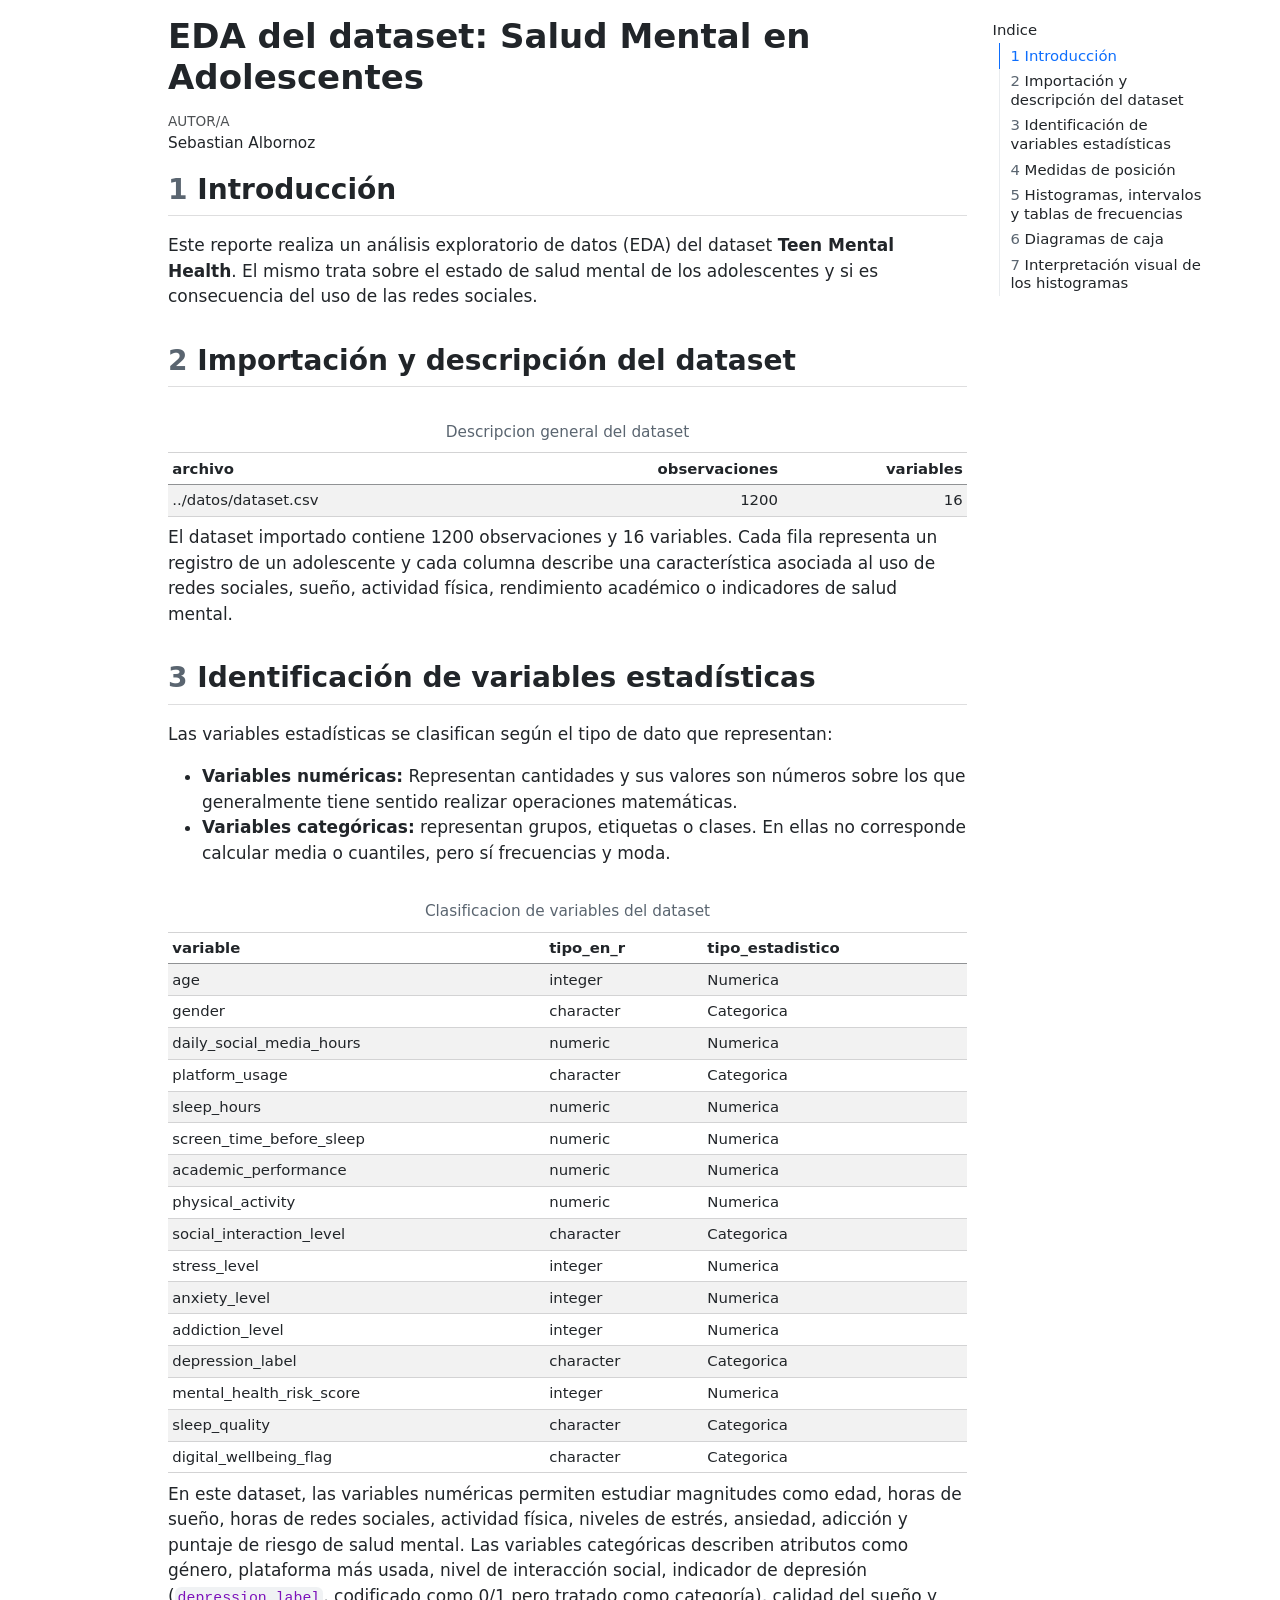
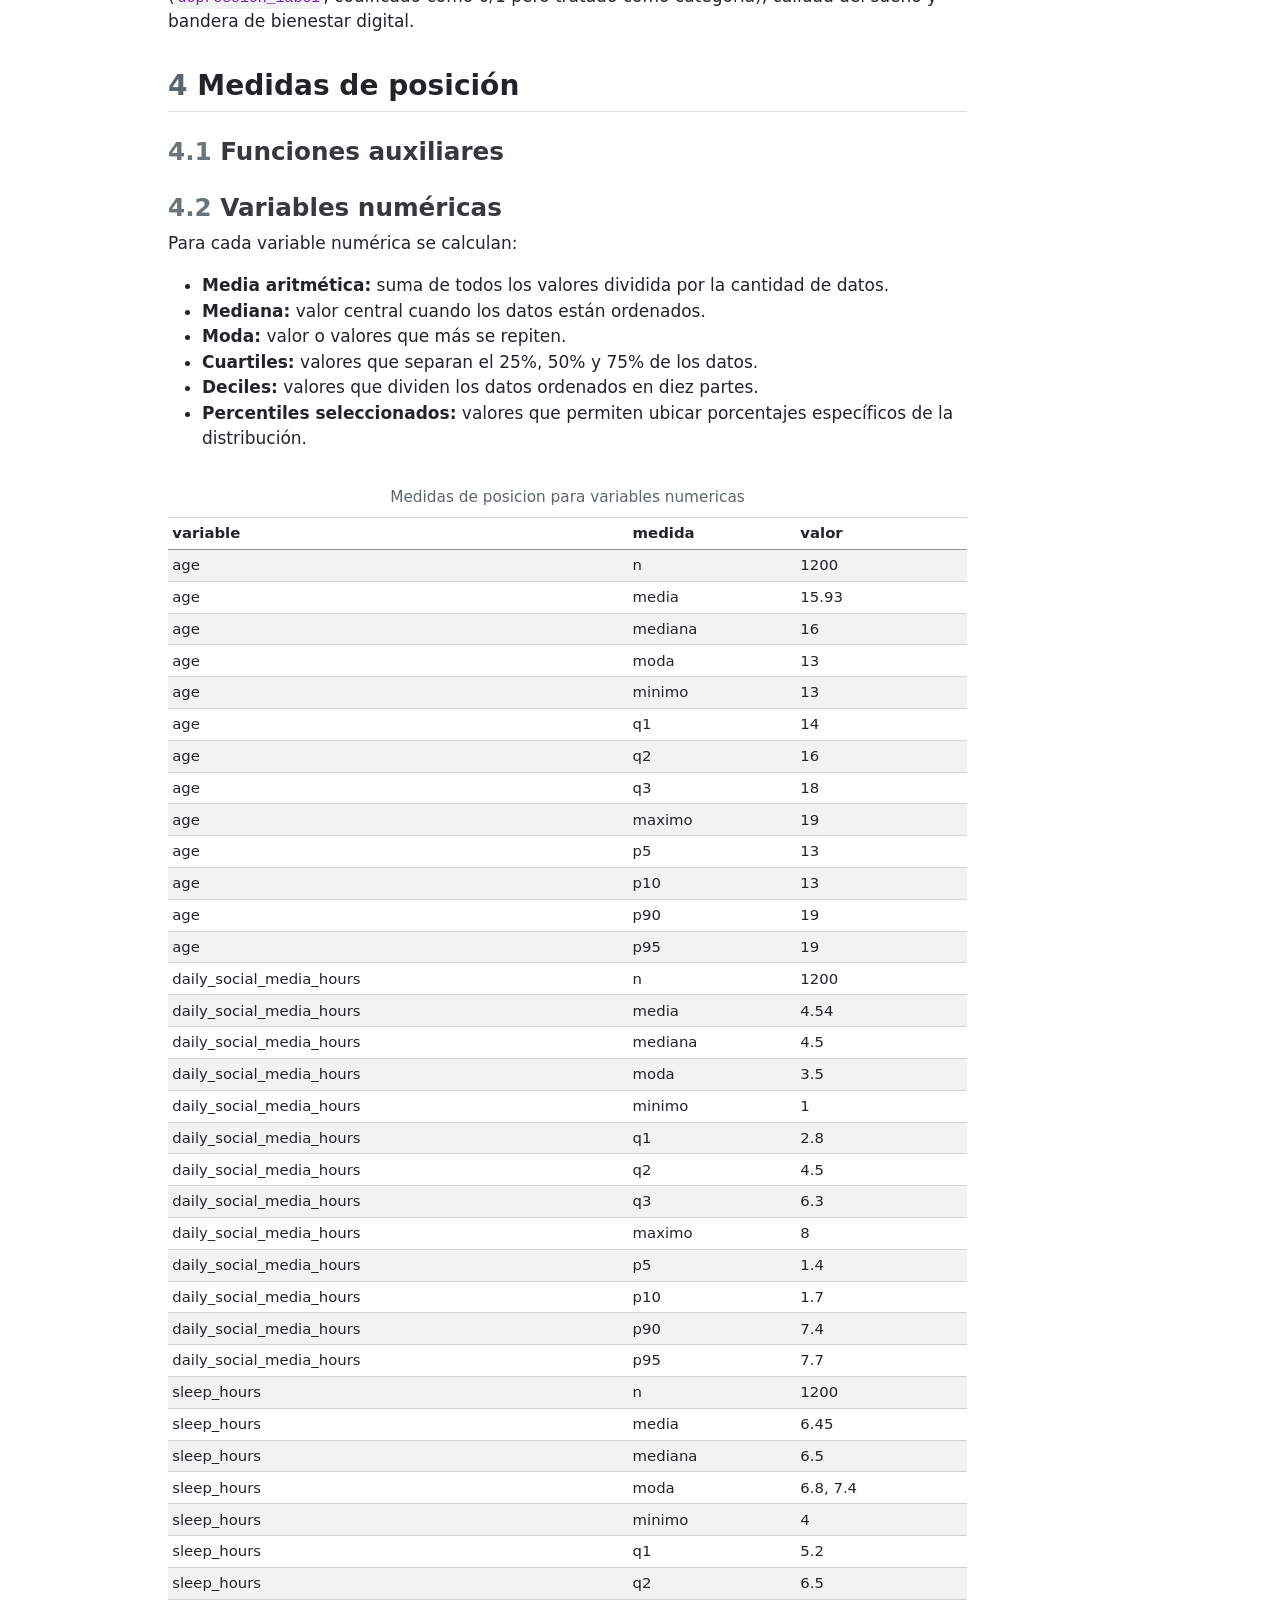
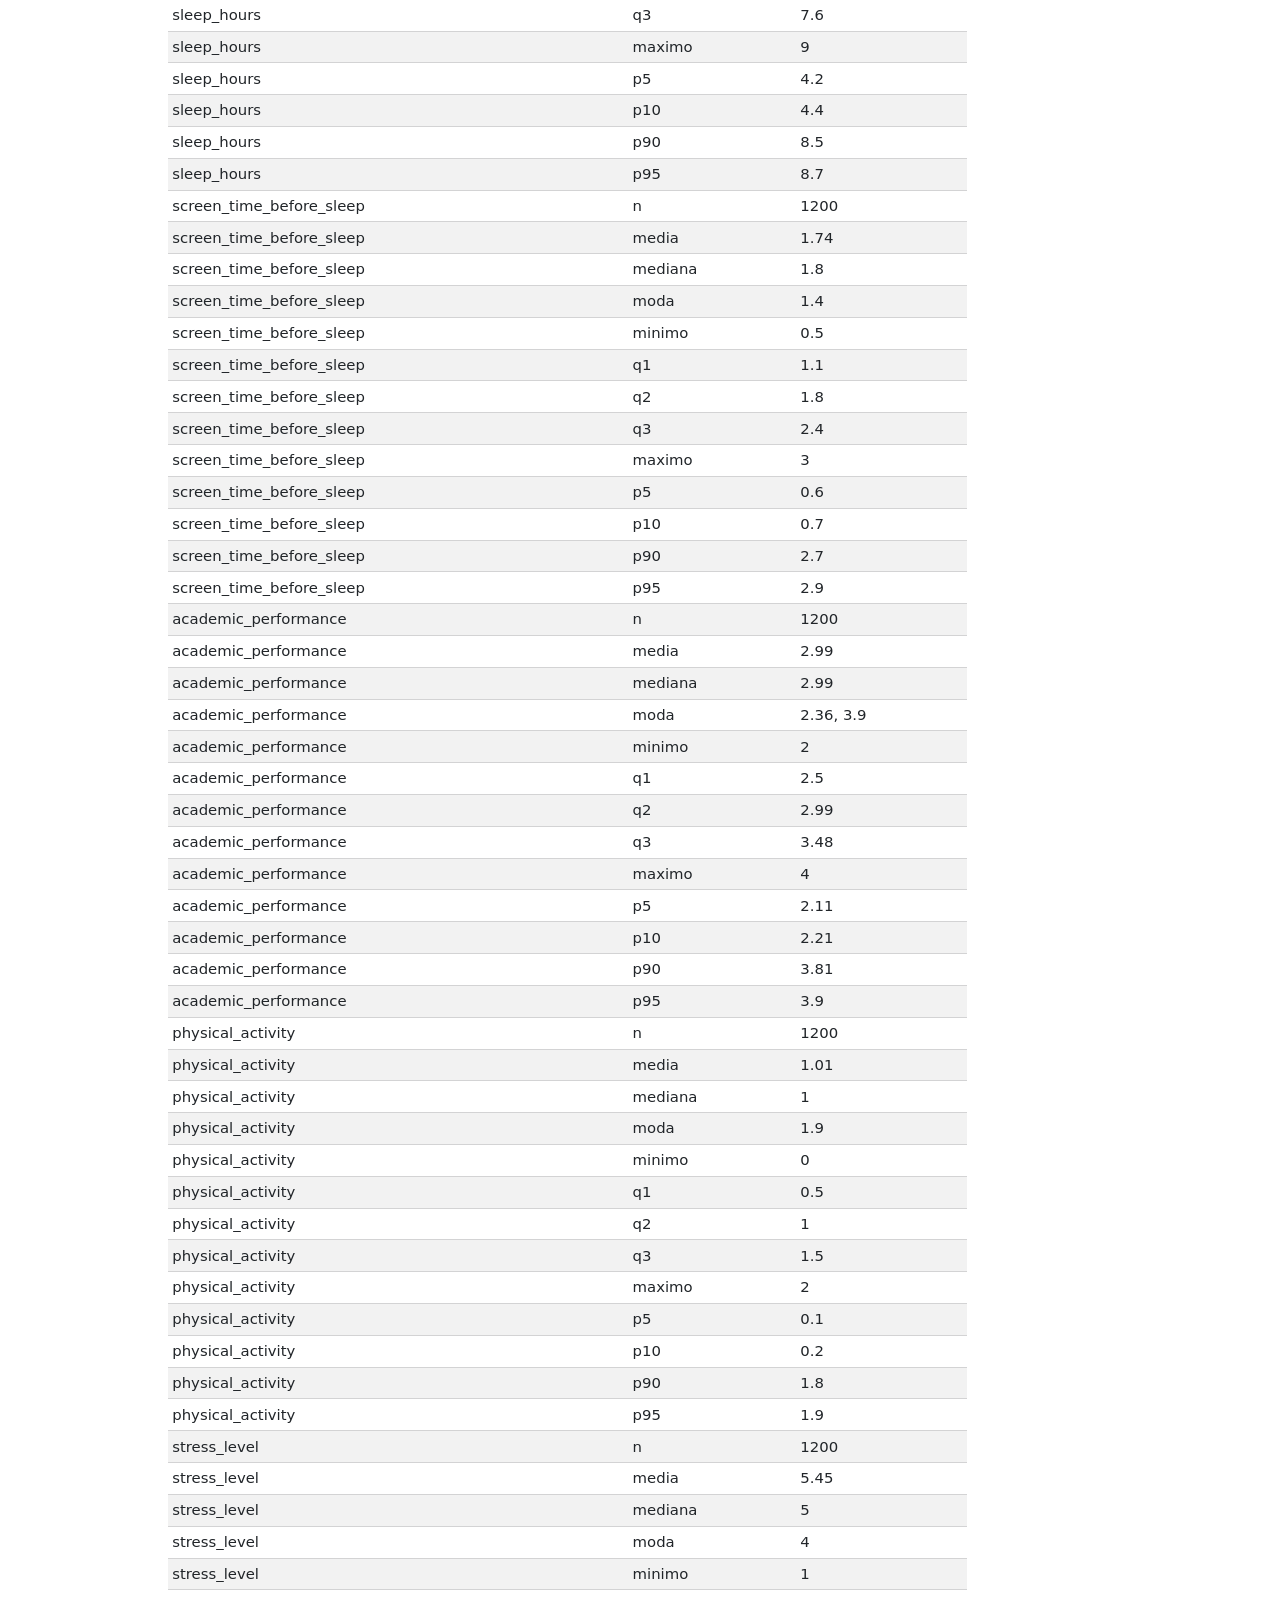
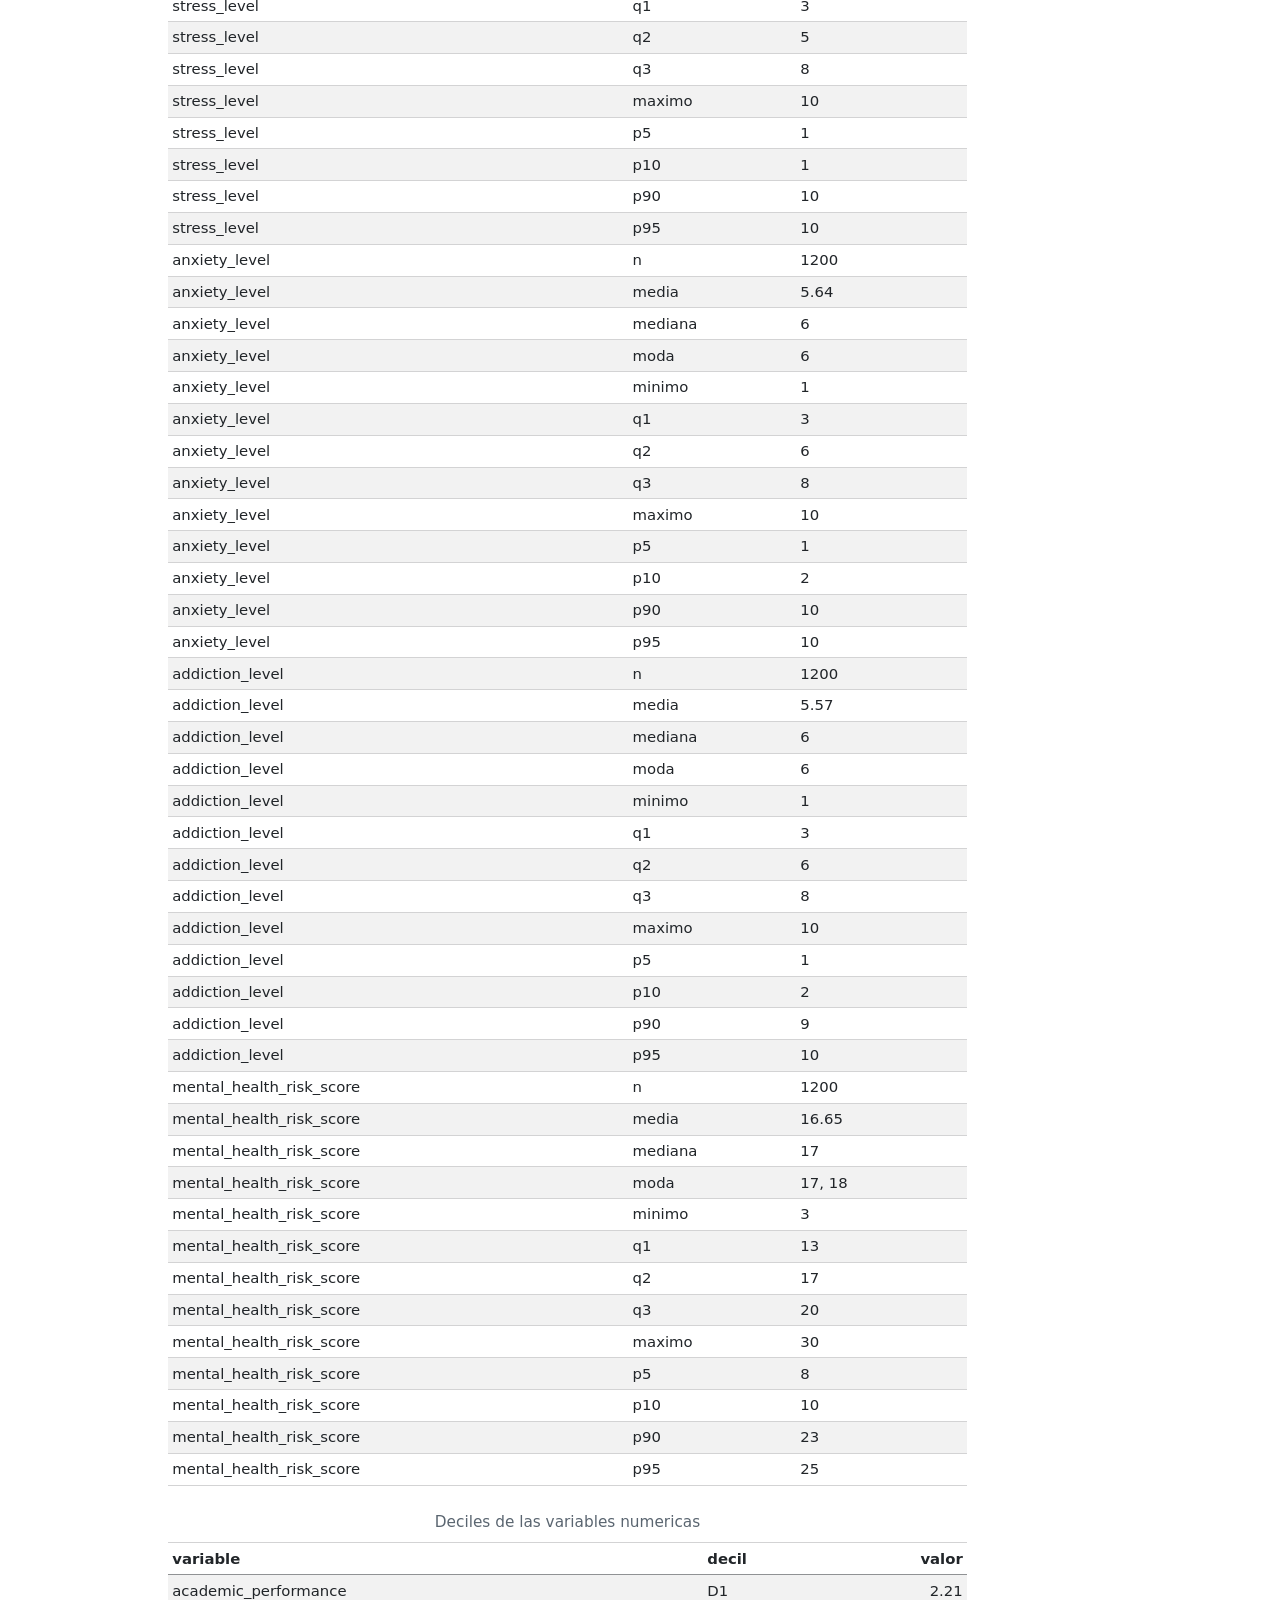
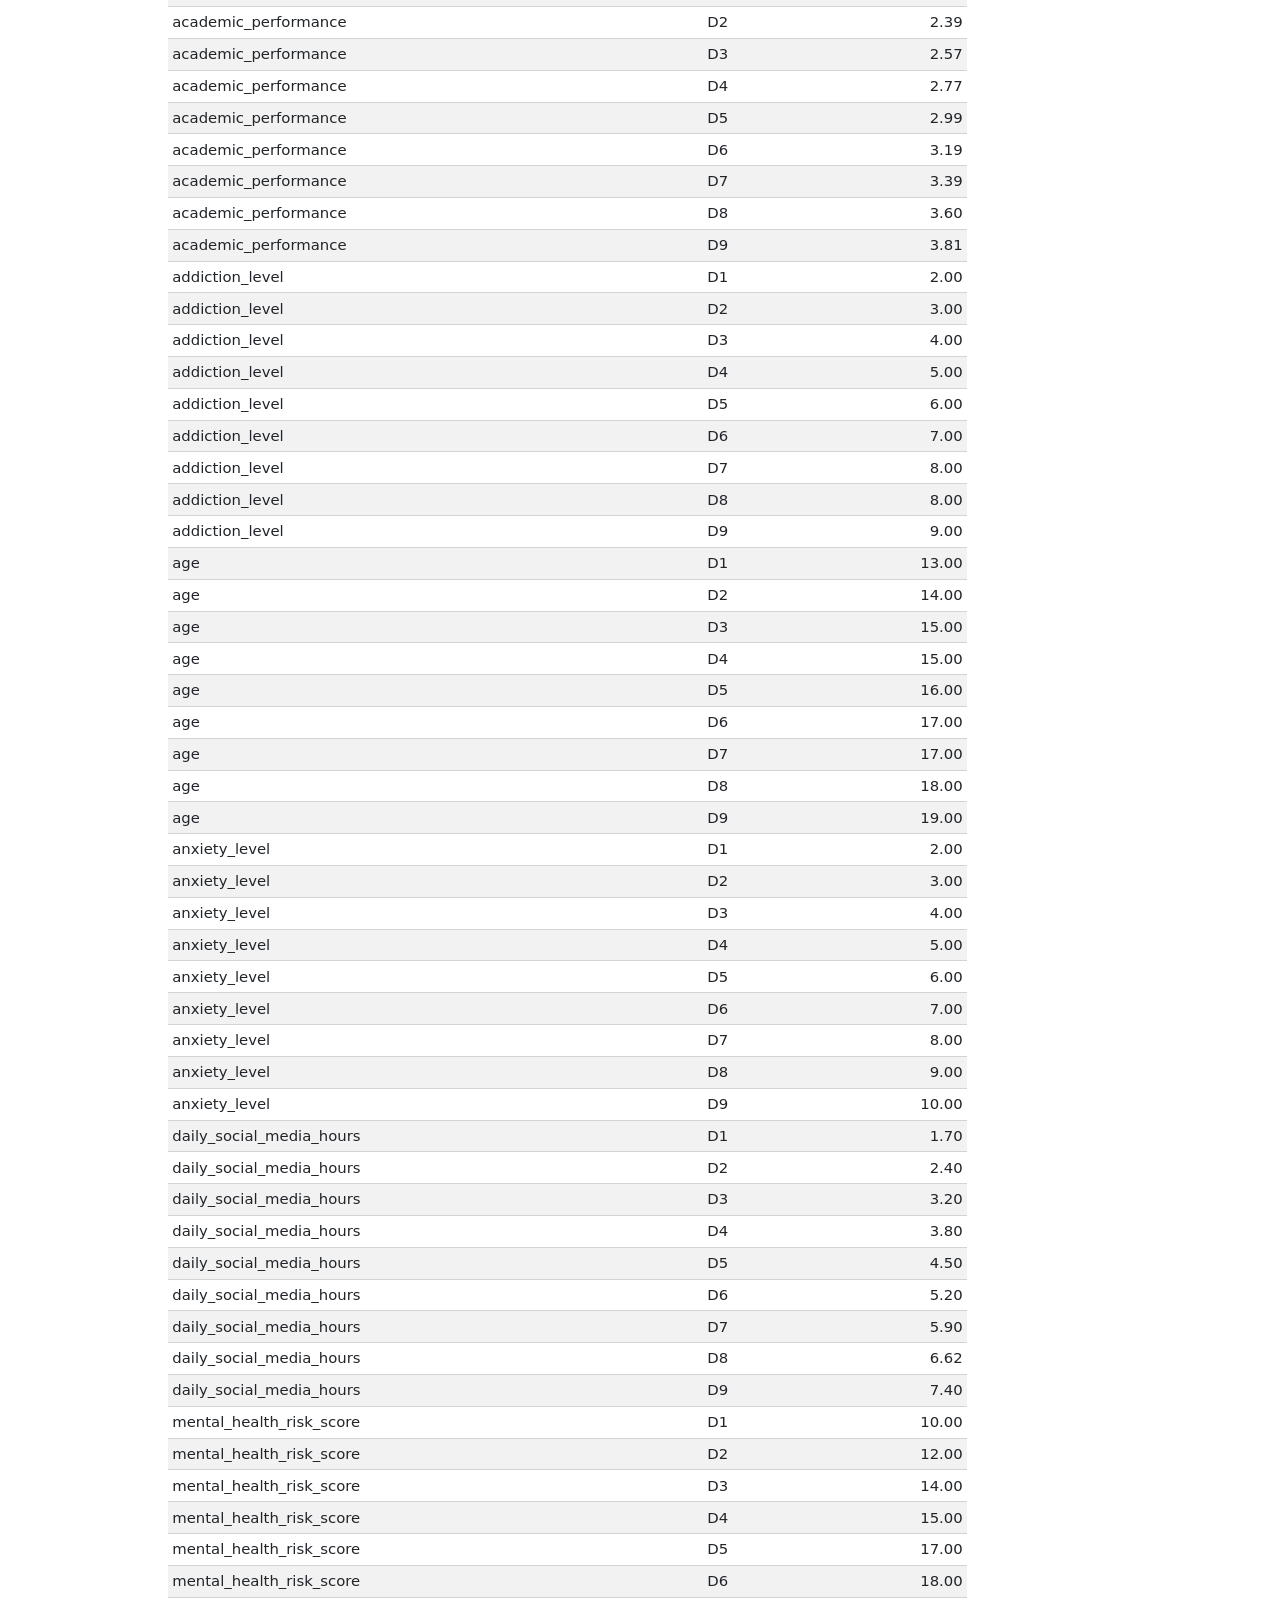
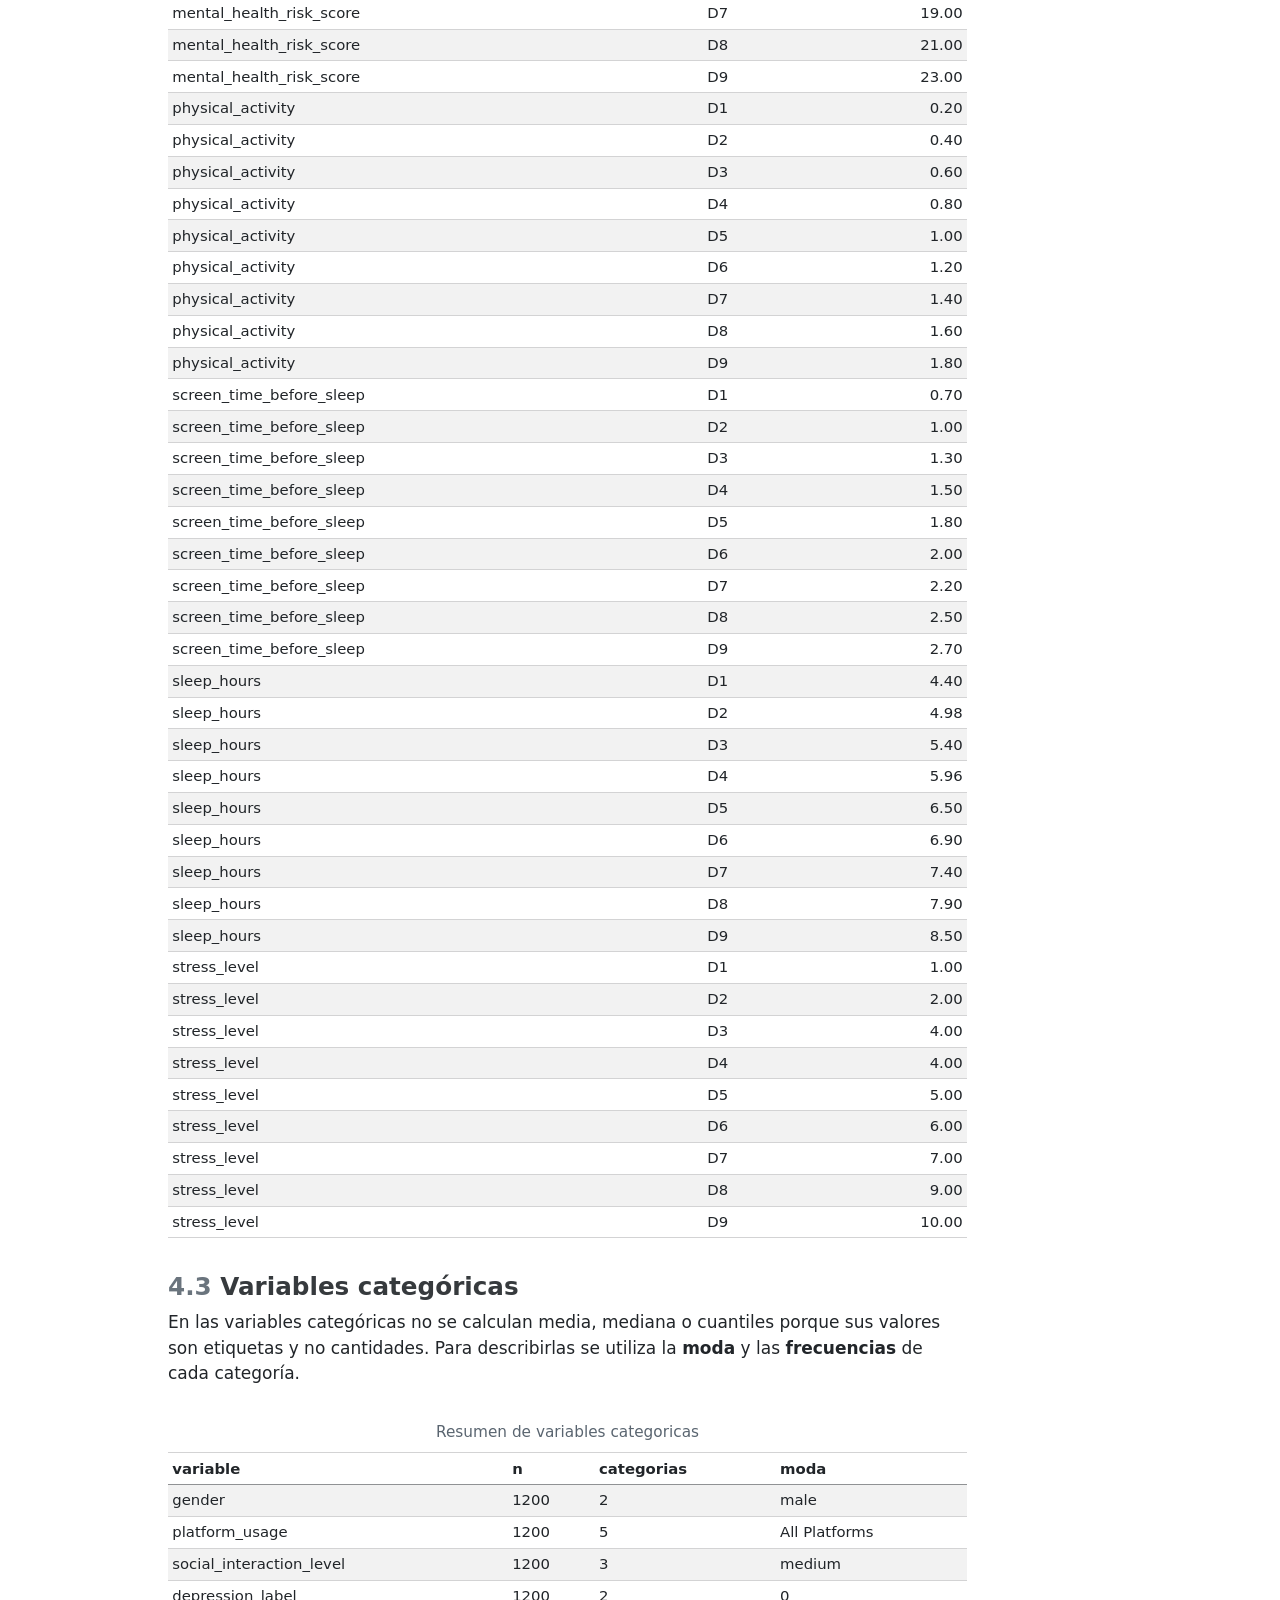
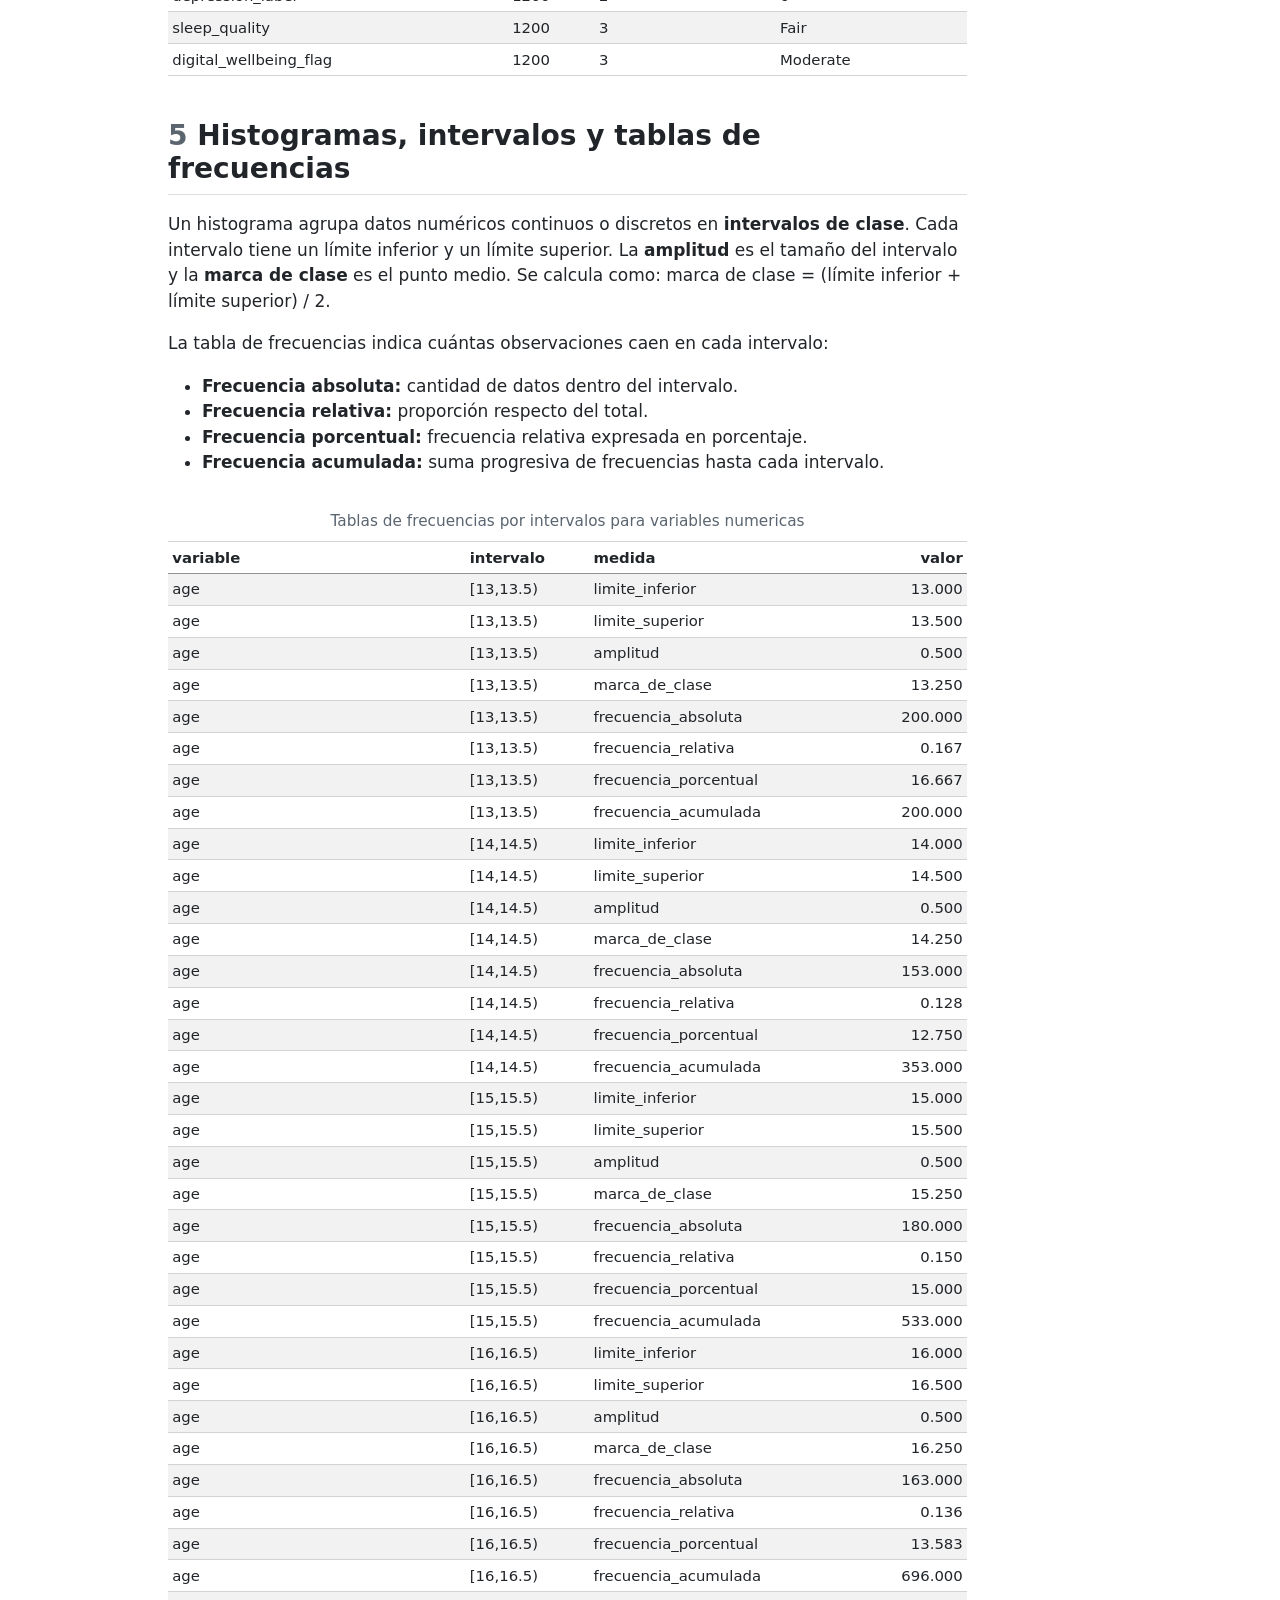
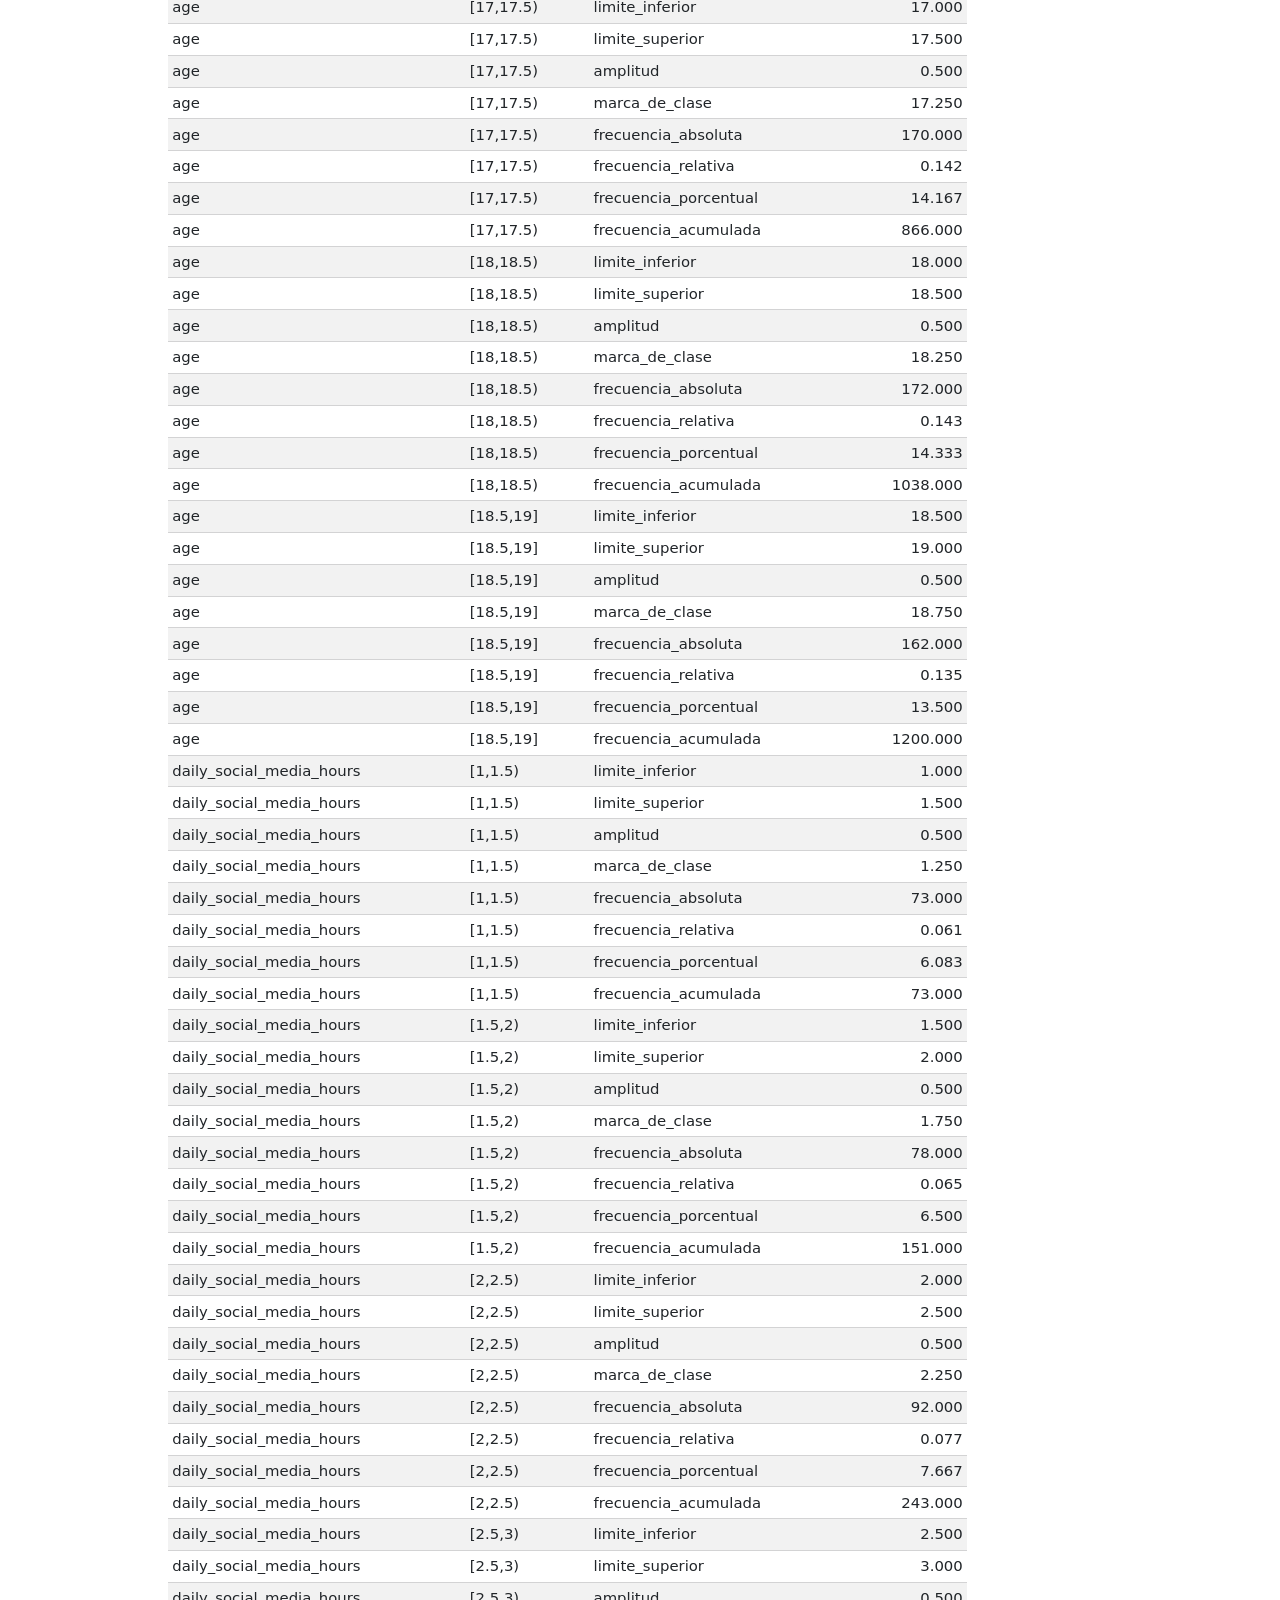
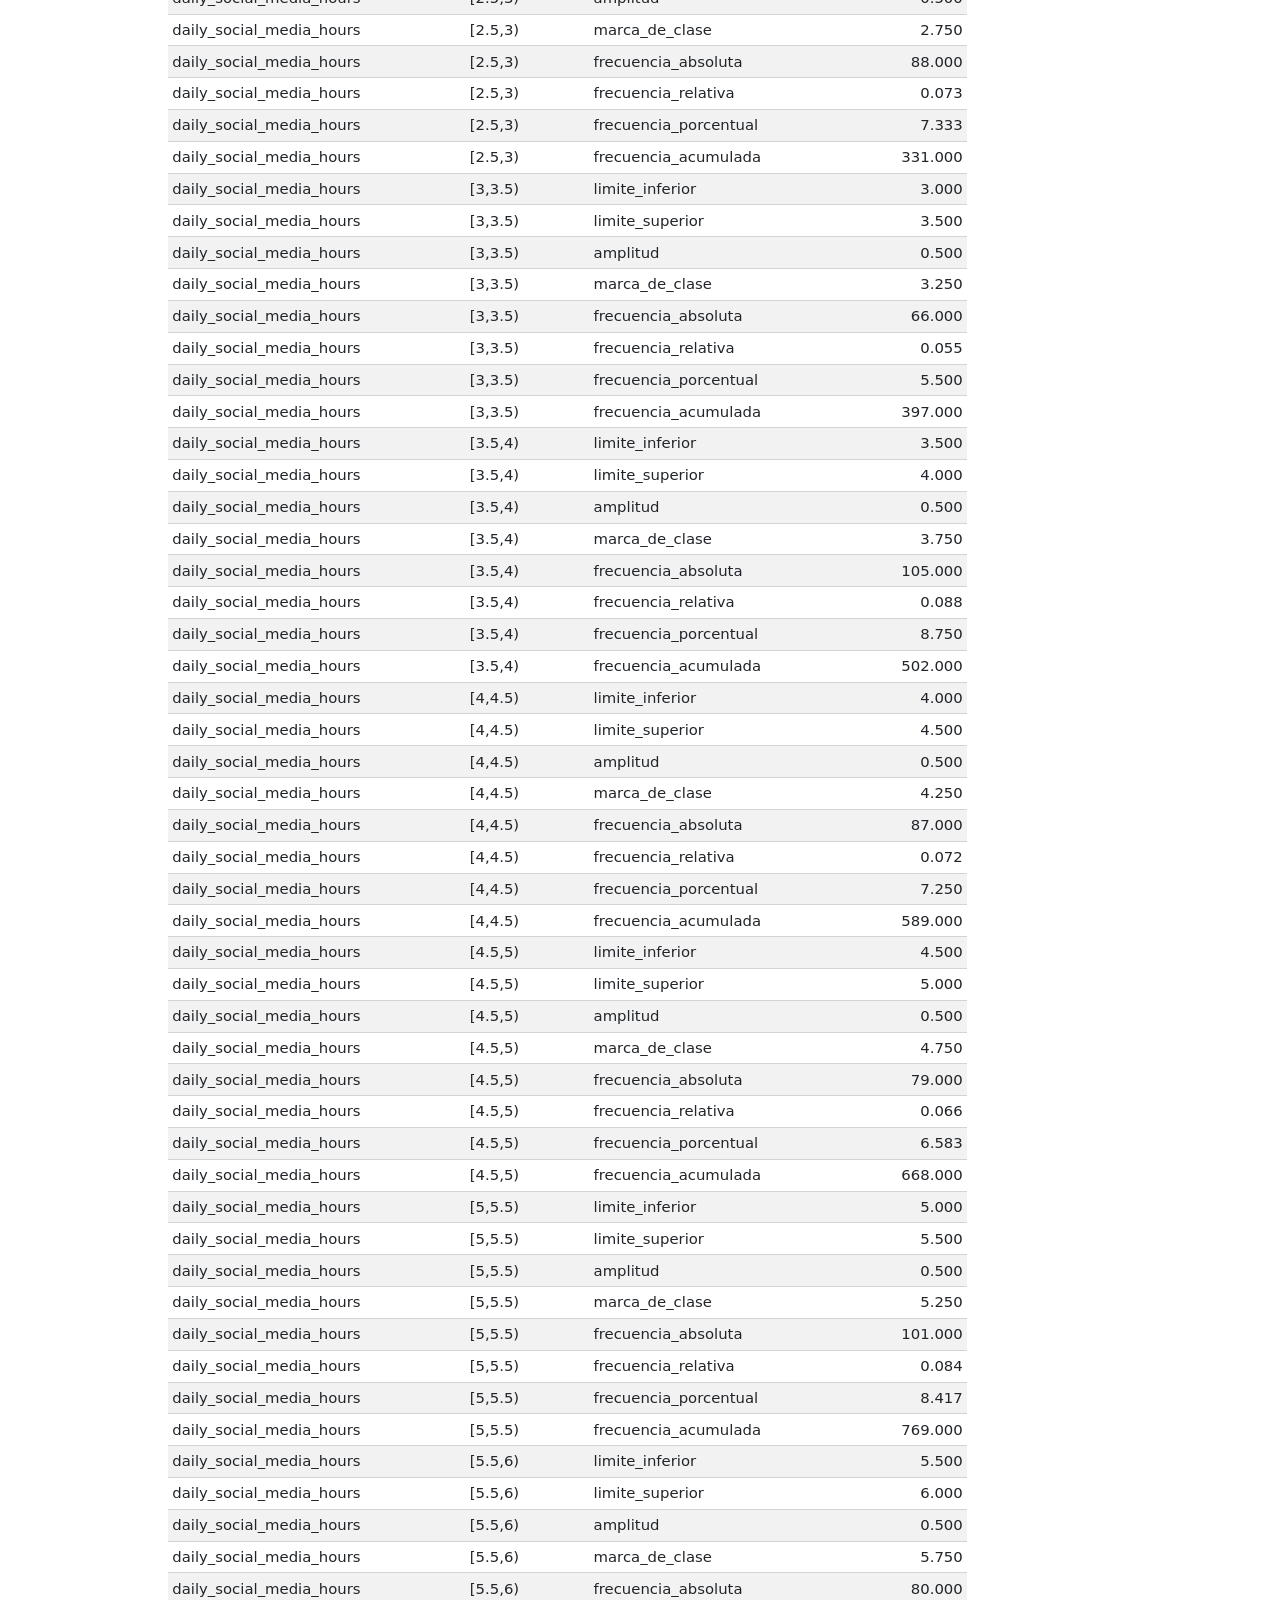
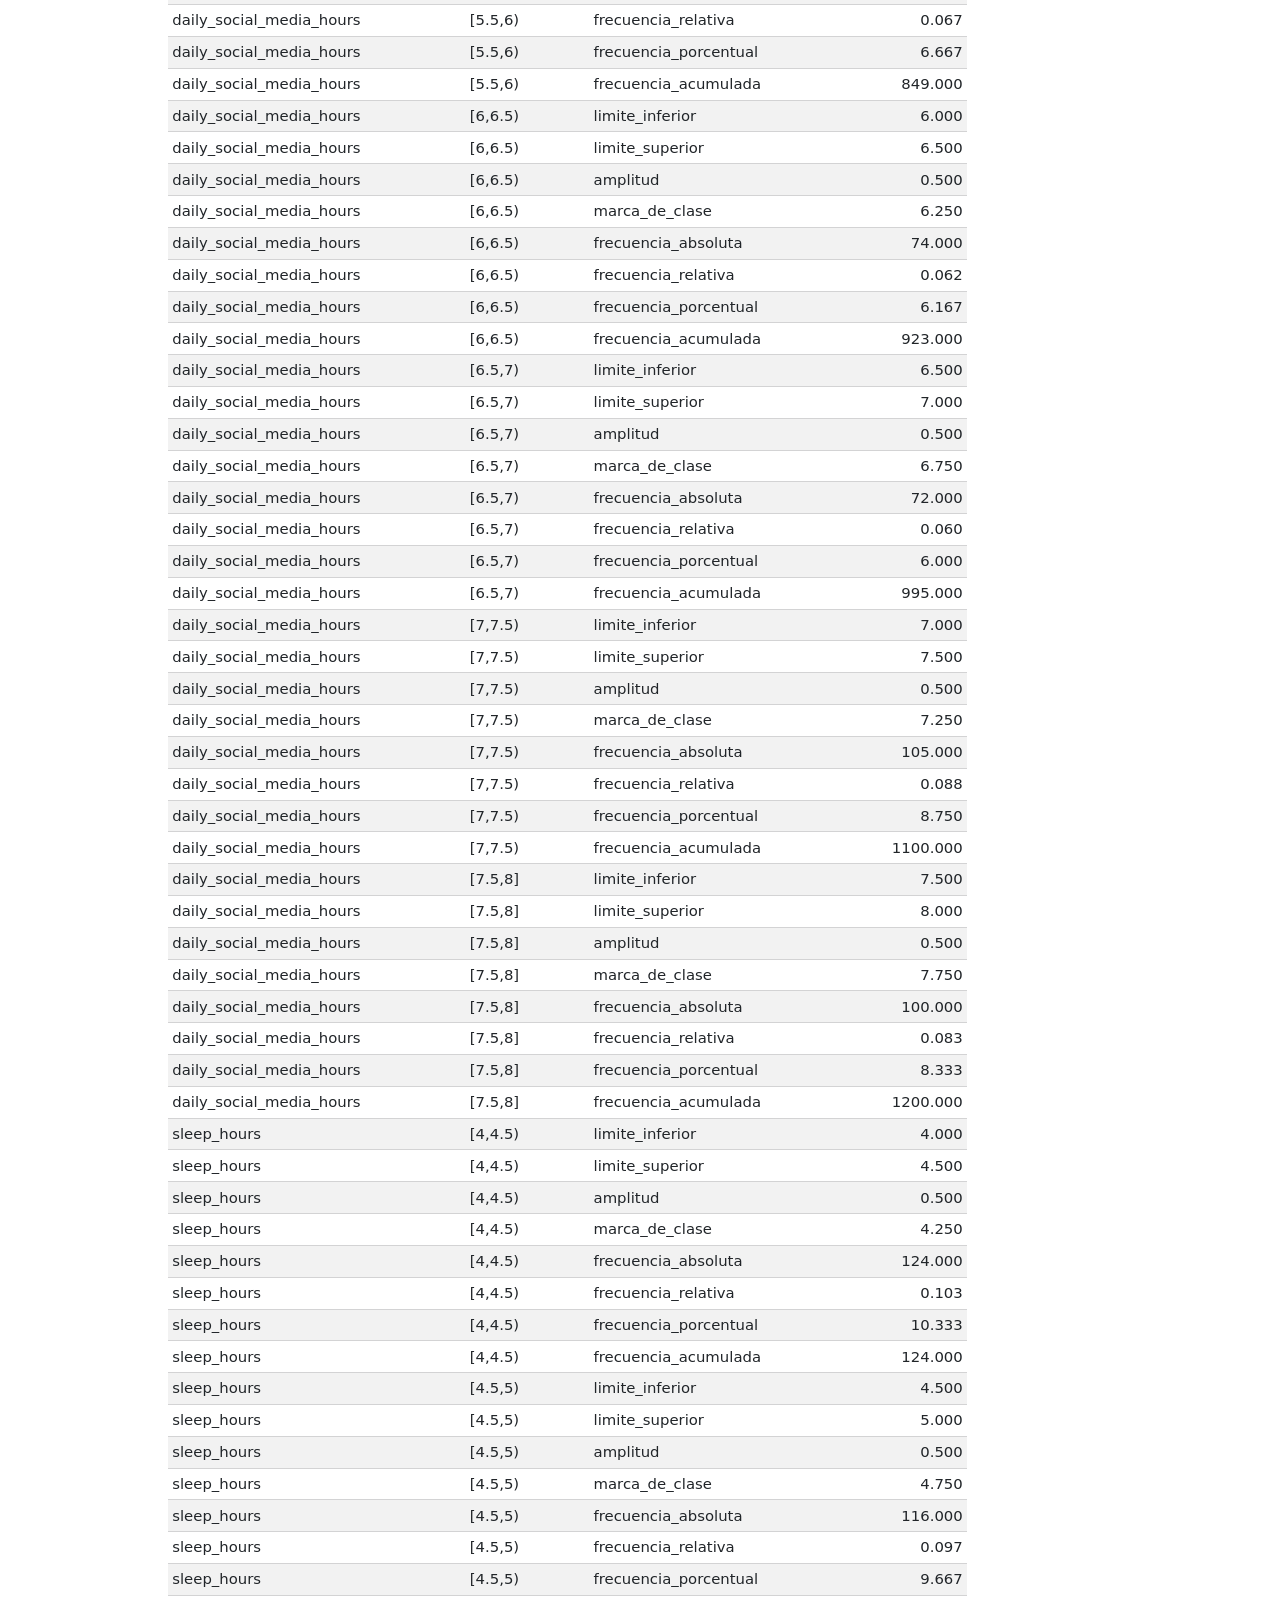
<file: reportes/reporte_eda_salud_mental.html>
<!DOCTYPE html>
<html xmlns="http://www.w3.org/1999/xhtml" lang="es" xml:lang="es"><head>

<meta charset="utf-8">
<meta name="generator" content="quarto-1.11.9">

<meta name="viewport" content="width=device-width, initial-scale=1.0, user-scalable=yes">

<meta name="author" content="Sebastian Albornoz">

<title>EDA del dataset: Salud Mental en Adolescentes</title>
<style>
/* Default styles provided by pandoc.
** See https://pandoc.org/MANUAL.html#variables-for-html for config info.
*/
span.smallcaps{font-variant: small-caps;}
div.columns{display: flex; gap: 1.5em;}
div.column{flex: auto;}
@media screen {
div.columns{gap: min(4vw, 1.5em);}
div.column{overflow-x: auto;}
}
div.hanging-indent{margin-left: 1.5em; text-indent: -1.5em;}
ul.task-list{list-style: none;}
ul.task-list li input[type="checkbox"] {
  width: 0.8em;
  margin: 0 0.8em 0.2em -1em; /* quarto-specific, see https://github.com/quarto-dev/quarto-cli/issues/4556 */ 
  vertical-align: middle;
}
</style>


<script src="reporte_eda_salud_mental_files/libs/clipboard/clipboard.min.js"></script>
<script src="reporte_eda_salud_mental_files/libs/quarto-html/quarto.js" type="module"></script>
<script src="reporte_eda_salud_mental_files/libs/quarto-html/tabsets/tabsets.js" type="module"></script>
<script src="reporte_eda_salud_mental_files/libs/quarto-html/scrollable-regions/scrollable-regions.js" type="module"></script>
<script src="reporte_eda_salud_mental_files/libs/quarto-html/popper.min.js"></script>
<script src="reporte_eda_salud_mental_files/libs/quarto-html/tippy.umd.min.js"></script>
<script src="reporte_eda_salud_mental_files/libs/quarto-html/anchor.min.js"></script>
<link href="reporte_eda_salud_mental_files/libs/quarto-html/tippy.css" rel="stylesheet">
<link href="reporte_eda_salud_mental_files/libs/quarto-html/quarto-syntax-highlighting-63b5708e65d6cd79cd7618c58d0c21e7.css" rel="stylesheet" id="quarto-text-highlighting-styles">
<script src="reporte_eda_salud_mental_files/libs/bootstrap/bootstrap.min.js"></script>
<link href="reporte_eda_salud_mental_files/libs/bootstrap/bootstrap-icons.css" rel="stylesheet">
<link href="reporte_eda_salud_mental_files/libs/bootstrap/bootstrap-943e08653f4bd8ac7ab9292bfc489267.min.css" rel="stylesheet" append-hash="true" id="quarto-bootstrap" data-mode="light">


</head>

<body class="quarto-light"><a id="quarto-skip-link" class="visually-hidden-focusable" href="#quarto-document-content">Saltar al contenido principal</a>

<div id="quarto-content" class="page-columns page-rows-contents page-layout-article">
<div id="quarto-margin-sidebar" class="sidebar margin-sidebar">
  <nav id="TOC" role="doc-toc" aria-labelledby="toc-title" class="toc-active">
    <h2 id="toc-title">Indice</h2>
   
  <ul>
  <li><a href="#introducción" id="toc-introducción" class="nav-link active" data-scroll-target="#introducción"><span class="header-section-number">1</span> Introducción</a></li>
  <li><a href="#importación-y-descripción-del-dataset" id="toc-importación-y-descripción-del-dataset" class="nav-link" data-scroll-target="#importación-y-descripción-del-dataset"><span class="header-section-number">2</span> Importación y descripción del dataset</a></li>
  <li><a href="#identificación-de-variables-estadísticas" id="toc-identificación-de-variables-estadísticas" class="nav-link" data-scroll-target="#identificación-de-variables-estadísticas"><span class="header-section-number">3</span> Identificación de variables estadísticas</a></li>
  <li><a href="#medidas-de-posición" id="toc-medidas-de-posición" class="nav-link" data-scroll-target="#medidas-de-posición"><span class="header-section-number">4</span> Medidas de posición</a>
  <ul class="collapse">
  <li><a href="#funciones-auxiliares" id="toc-funciones-auxiliares" class="nav-link" data-scroll-target="#funciones-auxiliares"><span class="header-section-number">4.1</span> Funciones auxiliares</a></li>
  <li><a href="#variables-numéricas" id="toc-variables-numéricas" class="nav-link" data-scroll-target="#variables-numéricas"><span class="header-section-number">4.2</span> Variables numéricas</a></li>
  <li><a href="#variables-categóricas" id="toc-variables-categóricas" class="nav-link" data-scroll-target="#variables-categóricas"><span class="header-section-number">4.3</span> Variables categóricas</a></li>
  </ul></li>
  <li><a href="#histogramas-intervalos-y-tablas-de-frecuencias" id="toc-histogramas-intervalos-y-tablas-de-frecuencias" class="nav-link" data-scroll-target="#histogramas-intervalos-y-tablas-de-frecuencias"><span class="header-section-number">5</span> Histogramas, intervalos y tablas de frecuencias</a></li>
  <li><a href="#diagramas-de-caja" id="toc-diagramas-de-caja" class="nav-link" data-scroll-target="#diagramas-de-caja"><span class="header-section-number">6</span> Diagramas de caja</a></li>
  <li><a href="#interpretación-visual-de-los-histogramas" id="toc-interpretación-visual-de-los-histogramas" class="nav-link" data-scroll-target="#interpretación-visual-de-los-histogramas"><span class="header-section-number">7</span> Interpretación visual de los histogramas</a></li>
  </ul>
</nav>
</div>
<main class="content" id="quarto-document-content" tabindex="-1">

<header id="title-block-header" class="quarto-title-block default">
<div class="quarto-title">
<h1 class="title">EDA del dataset: Salud Mental en Adolescentes</h1>
</div>



<div class="quarto-title-meta">

    <div>
    <div class="quarto-title-meta-heading">Autor/a</div>
    <div class="quarto-title-meta-contents">
             <p>Sebastian Albornoz </p>
          </div>
  </div>
    
  
    
  </div>
  


</header>


<section id="introducción" class="level2" data-number="1">
<h2 data-number="1" class="anchored" data-anchor-id="introducción"><span class="header-section-number">1</span> Introducción</h2>
<p>Este reporte realiza un análisis exploratorio de datos (EDA) del dataset <strong>Teen Mental Health</strong>. El mismo trata sobre el estado de salud mental de los adolescentes y si es consecuencia del uso de las redes sociales.</p>
</section>
<section id="importación-y-descripción-del-dataset" class="level2" data-number="2">
<h2 data-number="2" class="anchored" data-anchor-id="importación-y-descripción-del-dataset"><span class="header-section-number">2</span> Importación y descripción del dataset</h2>
<div class="cell">
<div class="cell-output-display">
<table class="caption-top table table-sm table-striped small">
<caption>Descripcion general del dataset</caption>
<thead>
<tr class="header">
<th style="text-align: left;">archivo</th>
<th style="text-align: right;">observaciones</th>
<th style="text-align: right;">variables</th>
</tr>
</thead>
<tbody>
<tr class="odd">
<td style="text-align: left;">../datos/dataset.csv</td>
<td style="text-align: right;">1200</td>
<td style="text-align: right;">16</td>
</tr>
</tbody>
</table>
</div>
</div>
<p>El dataset importado contiene 1200 observaciones y 16 variables. Cada fila representa un registro de un adolescente y cada columna describe una característica asociada al uso de redes sociales, sueño, actividad física, rendimiento académico o indicadores de salud mental.</p>
</section>
<section id="identificación-de-variables-estadísticas" class="level2" data-number="3">
<h2 data-number="3" class="anchored" data-anchor-id="identificación-de-variables-estadísticas"><span class="header-section-number">3</span> Identificación de variables estadísticas</h2>
<p>Las variables estadísticas se clasifican según el tipo de dato que representan:</p>
<ul>
<li><strong>Variables numéricas:</strong> Representan cantidades y sus valores son números sobre los que generalmente tiene sentido realizar operaciones matemáticas.</li>
<li><strong>Variables categóricas:</strong> representan grupos, etiquetas o clases. En ellas no corresponde calcular media o cuantiles, pero sí frecuencias y moda.</li>
</ul>
<div class="cell">
<div class="cell-output-display">
<table class="caption-top table table-sm table-striped small">
<caption>Clasificacion de variables del dataset</caption>
<thead>
<tr class="header">
<th style="text-align: left;">variable</th>
<th style="text-align: left;">tipo_en_r</th>
<th style="text-align: left;">tipo_estadistico</th>
</tr>
</thead>
<tbody>
<tr class="odd">
<td style="text-align: left;">age</td>
<td style="text-align: left;">integer</td>
<td style="text-align: left;">Numerica</td>
</tr>
<tr class="even">
<td style="text-align: left;">gender</td>
<td style="text-align: left;">character</td>
<td style="text-align: left;">Categorica</td>
</tr>
<tr class="odd">
<td style="text-align: left;">daily_social_media_hours</td>
<td style="text-align: left;">numeric</td>
<td style="text-align: left;">Numerica</td>
</tr>
<tr class="even">
<td style="text-align: left;">platform_usage</td>
<td style="text-align: left;">character</td>
<td style="text-align: left;">Categorica</td>
</tr>
<tr class="odd">
<td style="text-align: left;">sleep_hours</td>
<td style="text-align: left;">numeric</td>
<td style="text-align: left;">Numerica</td>
</tr>
<tr class="even">
<td style="text-align: left;">screen_time_before_sleep</td>
<td style="text-align: left;">numeric</td>
<td style="text-align: left;">Numerica</td>
</tr>
<tr class="odd">
<td style="text-align: left;">academic_performance</td>
<td style="text-align: left;">numeric</td>
<td style="text-align: left;">Numerica</td>
</tr>
<tr class="even">
<td style="text-align: left;">physical_activity</td>
<td style="text-align: left;">numeric</td>
<td style="text-align: left;">Numerica</td>
</tr>
<tr class="odd">
<td style="text-align: left;">social_interaction_level</td>
<td style="text-align: left;">character</td>
<td style="text-align: left;">Categorica</td>
</tr>
<tr class="even">
<td style="text-align: left;">stress_level</td>
<td style="text-align: left;">integer</td>
<td style="text-align: left;">Numerica</td>
</tr>
<tr class="odd">
<td style="text-align: left;">anxiety_level</td>
<td style="text-align: left;">integer</td>
<td style="text-align: left;">Numerica</td>
</tr>
<tr class="even">
<td style="text-align: left;">addiction_level</td>
<td style="text-align: left;">integer</td>
<td style="text-align: left;">Numerica</td>
</tr>
<tr class="odd">
<td style="text-align: left;">depression_label</td>
<td style="text-align: left;">character</td>
<td style="text-align: left;">Categorica</td>
</tr>
<tr class="even">
<td style="text-align: left;">mental_health_risk_score</td>
<td style="text-align: left;">integer</td>
<td style="text-align: left;">Numerica</td>
</tr>
<tr class="odd">
<td style="text-align: left;">sleep_quality</td>
<td style="text-align: left;">character</td>
<td style="text-align: left;">Categorica</td>
</tr>
<tr class="even">
<td style="text-align: left;">digital_wellbeing_flag</td>
<td style="text-align: left;">character</td>
<td style="text-align: left;">Categorica</td>
</tr>
</tbody>
</table>
</div>
</div>
<p>En este dataset, las variables numéricas permiten estudiar magnitudes como edad, horas de sueño, horas de redes sociales, actividad física, niveles de estrés, ansiedad, adicción y puntaje de riesgo de salud mental. Las variables categóricas describen atributos como género, plataforma más usada, nivel de interacción social, indicador de depresión (<code>depression_label</code>, codificado como 0/1 pero tratado como categoría), calidad del sueño y bandera de bienestar digital.</p>
</section>
<section id="medidas-de-posición" class="level2" data-number="4">
<h2 data-number="4" class="anchored" data-anchor-id="medidas-de-posición"><span class="header-section-number">4</span> Medidas de posición</h2>
<section id="funciones-auxiliares" class="level3" data-number="4.1">
<h3 data-number="4.1" class="anchored" data-anchor-id="funciones-auxiliares"><span class="header-section-number">4.1</span> Funciones auxiliares</h3>
</section>
<section id="variables-numéricas" class="level3" data-number="4.2">
<h3 data-number="4.2" class="anchored" data-anchor-id="variables-numéricas"><span class="header-section-number">4.2</span> Variables numéricas</h3>
<p>Para cada variable numérica se calculan:</p>
<ul>
<li><strong>Media aritmética:</strong> suma de todos los valores dividida por la cantidad de datos.</li>
<li><strong>Mediana:</strong> valor central cuando los datos están ordenados.</li>
<li><strong>Moda:</strong> valor o valores que más se repiten.</li>
<li><strong>Cuartiles:</strong> valores que separan el 25%, 50% y 75% de los datos.</li>
<li><strong>Deciles:</strong> valores que dividen los datos ordenados en diez partes.</li>
<li><strong>Percentiles seleccionados:</strong> valores que permiten ubicar porcentajes específicos de la distribución.</li>
</ul>
<div class="cell">
<div class="cell-output-display">
<table class="caption-top table table-sm table-striped small">
<caption>Medidas de posicion para variables numericas</caption>
<thead>
<tr class="header">
<th style="text-align: left;">variable</th>
<th style="text-align: left;">medida</th>
<th style="text-align: left;">valor</th>
</tr>
</thead>
<tbody>
<tr class="odd">
<td style="text-align: left;">age</td>
<td style="text-align: left;">n</td>
<td style="text-align: left;">1200</td>
</tr>
<tr class="even">
<td style="text-align: left;">age</td>
<td style="text-align: left;">media</td>
<td style="text-align: left;">15.93</td>
</tr>
<tr class="odd">
<td style="text-align: left;">age</td>
<td style="text-align: left;">mediana</td>
<td style="text-align: left;">16</td>
</tr>
<tr class="even">
<td style="text-align: left;">age</td>
<td style="text-align: left;">moda</td>
<td style="text-align: left;">13</td>
</tr>
<tr class="odd">
<td style="text-align: left;">age</td>
<td style="text-align: left;">minimo</td>
<td style="text-align: left;">13</td>
</tr>
<tr class="even">
<td style="text-align: left;">age</td>
<td style="text-align: left;">q1</td>
<td style="text-align: left;">14</td>
</tr>
<tr class="odd">
<td style="text-align: left;">age</td>
<td style="text-align: left;">q2</td>
<td style="text-align: left;">16</td>
</tr>
<tr class="even">
<td style="text-align: left;">age</td>
<td style="text-align: left;">q3</td>
<td style="text-align: left;">18</td>
</tr>
<tr class="odd">
<td style="text-align: left;">age</td>
<td style="text-align: left;">maximo</td>
<td style="text-align: left;">19</td>
</tr>
<tr class="even">
<td style="text-align: left;">age</td>
<td style="text-align: left;">p5</td>
<td style="text-align: left;">13</td>
</tr>
<tr class="odd">
<td style="text-align: left;">age</td>
<td style="text-align: left;">p10</td>
<td style="text-align: left;">13</td>
</tr>
<tr class="even">
<td style="text-align: left;">age</td>
<td style="text-align: left;">p90</td>
<td style="text-align: left;">19</td>
</tr>
<tr class="odd">
<td style="text-align: left;">age</td>
<td style="text-align: left;">p95</td>
<td style="text-align: left;">19</td>
</tr>
<tr class="even">
<td style="text-align: left;">daily_social_media_hours</td>
<td style="text-align: left;">n</td>
<td style="text-align: left;">1200</td>
</tr>
<tr class="odd">
<td style="text-align: left;">daily_social_media_hours</td>
<td style="text-align: left;">media</td>
<td style="text-align: left;">4.54</td>
</tr>
<tr class="even">
<td style="text-align: left;">daily_social_media_hours</td>
<td style="text-align: left;">mediana</td>
<td style="text-align: left;">4.5</td>
</tr>
<tr class="odd">
<td style="text-align: left;">daily_social_media_hours</td>
<td style="text-align: left;">moda</td>
<td style="text-align: left;">3.5</td>
</tr>
<tr class="even">
<td style="text-align: left;">daily_social_media_hours</td>
<td style="text-align: left;">minimo</td>
<td style="text-align: left;">1</td>
</tr>
<tr class="odd">
<td style="text-align: left;">daily_social_media_hours</td>
<td style="text-align: left;">q1</td>
<td style="text-align: left;">2.8</td>
</tr>
<tr class="even">
<td style="text-align: left;">daily_social_media_hours</td>
<td style="text-align: left;">q2</td>
<td style="text-align: left;">4.5</td>
</tr>
<tr class="odd">
<td style="text-align: left;">daily_social_media_hours</td>
<td style="text-align: left;">q3</td>
<td style="text-align: left;">6.3</td>
</tr>
<tr class="even">
<td style="text-align: left;">daily_social_media_hours</td>
<td style="text-align: left;">maximo</td>
<td style="text-align: left;">8</td>
</tr>
<tr class="odd">
<td style="text-align: left;">daily_social_media_hours</td>
<td style="text-align: left;">p5</td>
<td style="text-align: left;">1.4</td>
</tr>
<tr class="even">
<td style="text-align: left;">daily_social_media_hours</td>
<td style="text-align: left;">p10</td>
<td style="text-align: left;">1.7</td>
</tr>
<tr class="odd">
<td style="text-align: left;">daily_social_media_hours</td>
<td style="text-align: left;">p90</td>
<td style="text-align: left;">7.4</td>
</tr>
<tr class="even">
<td style="text-align: left;">daily_social_media_hours</td>
<td style="text-align: left;">p95</td>
<td style="text-align: left;">7.7</td>
</tr>
<tr class="odd">
<td style="text-align: left;">sleep_hours</td>
<td style="text-align: left;">n</td>
<td style="text-align: left;">1200</td>
</tr>
<tr class="even">
<td style="text-align: left;">sleep_hours</td>
<td style="text-align: left;">media</td>
<td style="text-align: left;">6.45</td>
</tr>
<tr class="odd">
<td style="text-align: left;">sleep_hours</td>
<td style="text-align: left;">mediana</td>
<td style="text-align: left;">6.5</td>
</tr>
<tr class="even">
<td style="text-align: left;">sleep_hours</td>
<td style="text-align: left;">moda</td>
<td style="text-align: left;">6.8, 7.4</td>
</tr>
<tr class="odd">
<td style="text-align: left;">sleep_hours</td>
<td style="text-align: left;">minimo</td>
<td style="text-align: left;">4</td>
</tr>
<tr class="even">
<td style="text-align: left;">sleep_hours</td>
<td style="text-align: left;">q1</td>
<td style="text-align: left;">5.2</td>
</tr>
<tr class="odd">
<td style="text-align: left;">sleep_hours</td>
<td style="text-align: left;">q2</td>
<td style="text-align: left;">6.5</td>
</tr>
<tr class="even">
<td style="text-align: left;">sleep_hours</td>
<td style="text-align: left;">q3</td>
<td style="text-align: left;">7.6</td>
</tr>
<tr class="odd">
<td style="text-align: left;">sleep_hours</td>
<td style="text-align: left;">maximo</td>
<td style="text-align: left;">9</td>
</tr>
<tr class="even">
<td style="text-align: left;">sleep_hours</td>
<td style="text-align: left;">p5</td>
<td style="text-align: left;">4.2</td>
</tr>
<tr class="odd">
<td style="text-align: left;">sleep_hours</td>
<td style="text-align: left;">p10</td>
<td style="text-align: left;">4.4</td>
</tr>
<tr class="even">
<td style="text-align: left;">sleep_hours</td>
<td style="text-align: left;">p90</td>
<td style="text-align: left;">8.5</td>
</tr>
<tr class="odd">
<td style="text-align: left;">sleep_hours</td>
<td style="text-align: left;">p95</td>
<td style="text-align: left;">8.7</td>
</tr>
<tr class="even">
<td style="text-align: left;">screen_time_before_sleep</td>
<td style="text-align: left;">n</td>
<td style="text-align: left;">1200</td>
</tr>
<tr class="odd">
<td style="text-align: left;">screen_time_before_sleep</td>
<td style="text-align: left;">media</td>
<td style="text-align: left;">1.74</td>
</tr>
<tr class="even">
<td style="text-align: left;">screen_time_before_sleep</td>
<td style="text-align: left;">mediana</td>
<td style="text-align: left;">1.8</td>
</tr>
<tr class="odd">
<td style="text-align: left;">screen_time_before_sleep</td>
<td style="text-align: left;">moda</td>
<td style="text-align: left;">1.4</td>
</tr>
<tr class="even">
<td style="text-align: left;">screen_time_before_sleep</td>
<td style="text-align: left;">minimo</td>
<td style="text-align: left;">0.5</td>
</tr>
<tr class="odd">
<td style="text-align: left;">screen_time_before_sleep</td>
<td style="text-align: left;">q1</td>
<td style="text-align: left;">1.1</td>
</tr>
<tr class="even">
<td style="text-align: left;">screen_time_before_sleep</td>
<td style="text-align: left;">q2</td>
<td style="text-align: left;">1.8</td>
</tr>
<tr class="odd">
<td style="text-align: left;">screen_time_before_sleep</td>
<td style="text-align: left;">q3</td>
<td style="text-align: left;">2.4</td>
</tr>
<tr class="even">
<td style="text-align: left;">screen_time_before_sleep</td>
<td style="text-align: left;">maximo</td>
<td style="text-align: left;">3</td>
</tr>
<tr class="odd">
<td style="text-align: left;">screen_time_before_sleep</td>
<td style="text-align: left;">p5</td>
<td style="text-align: left;">0.6</td>
</tr>
<tr class="even">
<td style="text-align: left;">screen_time_before_sleep</td>
<td style="text-align: left;">p10</td>
<td style="text-align: left;">0.7</td>
</tr>
<tr class="odd">
<td style="text-align: left;">screen_time_before_sleep</td>
<td style="text-align: left;">p90</td>
<td style="text-align: left;">2.7</td>
</tr>
<tr class="even">
<td style="text-align: left;">screen_time_before_sleep</td>
<td style="text-align: left;">p95</td>
<td style="text-align: left;">2.9</td>
</tr>
<tr class="odd">
<td style="text-align: left;">academic_performance</td>
<td style="text-align: left;">n</td>
<td style="text-align: left;">1200</td>
</tr>
<tr class="even">
<td style="text-align: left;">academic_performance</td>
<td style="text-align: left;">media</td>
<td style="text-align: left;">2.99</td>
</tr>
<tr class="odd">
<td style="text-align: left;">academic_performance</td>
<td style="text-align: left;">mediana</td>
<td style="text-align: left;">2.99</td>
</tr>
<tr class="even">
<td style="text-align: left;">academic_performance</td>
<td style="text-align: left;">moda</td>
<td style="text-align: left;">2.36, 3.9</td>
</tr>
<tr class="odd">
<td style="text-align: left;">academic_performance</td>
<td style="text-align: left;">minimo</td>
<td style="text-align: left;">2</td>
</tr>
<tr class="even">
<td style="text-align: left;">academic_performance</td>
<td style="text-align: left;">q1</td>
<td style="text-align: left;">2.5</td>
</tr>
<tr class="odd">
<td style="text-align: left;">academic_performance</td>
<td style="text-align: left;">q2</td>
<td style="text-align: left;">2.99</td>
</tr>
<tr class="even">
<td style="text-align: left;">academic_performance</td>
<td style="text-align: left;">q3</td>
<td style="text-align: left;">3.48</td>
</tr>
<tr class="odd">
<td style="text-align: left;">academic_performance</td>
<td style="text-align: left;">maximo</td>
<td style="text-align: left;">4</td>
</tr>
<tr class="even">
<td style="text-align: left;">academic_performance</td>
<td style="text-align: left;">p5</td>
<td style="text-align: left;">2.11</td>
</tr>
<tr class="odd">
<td style="text-align: left;">academic_performance</td>
<td style="text-align: left;">p10</td>
<td style="text-align: left;">2.21</td>
</tr>
<tr class="even">
<td style="text-align: left;">academic_performance</td>
<td style="text-align: left;">p90</td>
<td style="text-align: left;">3.81</td>
</tr>
<tr class="odd">
<td style="text-align: left;">academic_performance</td>
<td style="text-align: left;">p95</td>
<td style="text-align: left;">3.9</td>
</tr>
<tr class="even">
<td style="text-align: left;">physical_activity</td>
<td style="text-align: left;">n</td>
<td style="text-align: left;">1200</td>
</tr>
<tr class="odd">
<td style="text-align: left;">physical_activity</td>
<td style="text-align: left;">media</td>
<td style="text-align: left;">1.01</td>
</tr>
<tr class="even">
<td style="text-align: left;">physical_activity</td>
<td style="text-align: left;">mediana</td>
<td style="text-align: left;">1</td>
</tr>
<tr class="odd">
<td style="text-align: left;">physical_activity</td>
<td style="text-align: left;">moda</td>
<td style="text-align: left;">1.9</td>
</tr>
<tr class="even">
<td style="text-align: left;">physical_activity</td>
<td style="text-align: left;">minimo</td>
<td style="text-align: left;">0</td>
</tr>
<tr class="odd">
<td style="text-align: left;">physical_activity</td>
<td style="text-align: left;">q1</td>
<td style="text-align: left;">0.5</td>
</tr>
<tr class="even">
<td style="text-align: left;">physical_activity</td>
<td style="text-align: left;">q2</td>
<td style="text-align: left;">1</td>
</tr>
<tr class="odd">
<td style="text-align: left;">physical_activity</td>
<td style="text-align: left;">q3</td>
<td style="text-align: left;">1.5</td>
</tr>
<tr class="even">
<td style="text-align: left;">physical_activity</td>
<td style="text-align: left;">maximo</td>
<td style="text-align: left;">2</td>
</tr>
<tr class="odd">
<td style="text-align: left;">physical_activity</td>
<td style="text-align: left;">p5</td>
<td style="text-align: left;">0.1</td>
</tr>
<tr class="even">
<td style="text-align: left;">physical_activity</td>
<td style="text-align: left;">p10</td>
<td style="text-align: left;">0.2</td>
</tr>
<tr class="odd">
<td style="text-align: left;">physical_activity</td>
<td style="text-align: left;">p90</td>
<td style="text-align: left;">1.8</td>
</tr>
<tr class="even">
<td style="text-align: left;">physical_activity</td>
<td style="text-align: left;">p95</td>
<td style="text-align: left;">1.9</td>
</tr>
<tr class="odd">
<td style="text-align: left;">stress_level</td>
<td style="text-align: left;">n</td>
<td style="text-align: left;">1200</td>
</tr>
<tr class="even">
<td style="text-align: left;">stress_level</td>
<td style="text-align: left;">media</td>
<td style="text-align: left;">5.45</td>
</tr>
<tr class="odd">
<td style="text-align: left;">stress_level</td>
<td style="text-align: left;">mediana</td>
<td style="text-align: left;">5</td>
</tr>
<tr class="even">
<td style="text-align: left;">stress_level</td>
<td style="text-align: left;">moda</td>
<td style="text-align: left;">4</td>
</tr>
<tr class="odd">
<td style="text-align: left;">stress_level</td>
<td style="text-align: left;">minimo</td>
<td style="text-align: left;">1</td>
</tr>
<tr class="even">
<td style="text-align: left;">stress_level</td>
<td style="text-align: left;">q1</td>
<td style="text-align: left;">3</td>
</tr>
<tr class="odd">
<td style="text-align: left;">stress_level</td>
<td style="text-align: left;">q2</td>
<td style="text-align: left;">5</td>
</tr>
<tr class="even">
<td style="text-align: left;">stress_level</td>
<td style="text-align: left;">q3</td>
<td style="text-align: left;">8</td>
</tr>
<tr class="odd">
<td style="text-align: left;">stress_level</td>
<td style="text-align: left;">maximo</td>
<td style="text-align: left;">10</td>
</tr>
<tr class="even">
<td style="text-align: left;">stress_level</td>
<td style="text-align: left;">p5</td>
<td style="text-align: left;">1</td>
</tr>
<tr class="odd">
<td style="text-align: left;">stress_level</td>
<td style="text-align: left;">p10</td>
<td style="text-align: left;">1</td>
</tr>
<tr class="even">
<td style="text-align: left;">stress_level</td>
<td style="text-align: left;">p90</td>
<td style="text-align: left;">10</td>
</tr>
<tr class="odd">
<td style="text-align: left;">stress_level</td>
<td style="text-align: left;">p95</td>
<td style="text-align: left;">10</td>
</tr>
<tr class="even">
<td style="text-align: left;">anxiety_level</td>
<td style="text-align: left;">n</td>
<td style="text-align: left;">1200</td>
</tr>
<tr class="odd">
<td style="text-align: left;">anxiety_level</td>
<td style="text-align: left;">media</td>
<td style="text-align: left;">5.64</td>
</tr>
<tr class="even">
<td style="text-align: left;">anxiety_level</td>
<td style="text-align: left;">mediana</td>
<td style="text-align: left;">6</td>
</tr>
<tr class="odd">
<td style="text-align: left;">anxiety_level</td>
<td style="text-align: left;">moda</td>
<td style="text-align: left;">6</td>
</tr>
<tr class="even">
<td style="text-align: left;">anxiety_level</td>
<td style="text-align: left;">minimo</td>
<td style="text-align: left;">1</td>
</tr>
<tr class="odd">
<td style="text-align: left;">anxiety_level</td>
<td style="text-align: left;">q1</td>
<td style="text-align: left;">3</td>
</tr>
<tr class="even">
<td style="text-align: left;">anxiety_level</td>
<td style="text-align: left;">q2</td>
<td style="text-align: left;">6</td>
</tr>
<tr class="odd">
<td style="text-align: left;">anxiety_level</td>
<td style="text-align: left;">q3</td>
<td style="text-align: left;">8</td>
</tr>
<tr class="even">
<td style="text-align: left;">anxiety_level</td>
<td style="text-align: left;">maximo</td>
<td style="text-align: left;">10</td>
</tr>
<tr class="odd">
<td style="text-align: left;">anxiety_level</td>
<td style="text-align: left;">p5</td>
<td style="text-align: left;">1</td>
</tr>
<tr class="even">
<td style="text-align: left;">anxiety_level</td>
<td style="text-align: left;">p10</td>
<td style="text-align: left;">2</td>
</tr>
<tr class="odd">
<td style="text-align: left;">anxiety_level</td>
<td style="text-align: left;">p90</td>
<td style="text-align: left;">10</td>
</tr>
<tr class="even">
<td style="text-align: left;">anxiety_level</td>
<td style="text-align: left;">p95</td>
<td style="text-align: left;">10</td>
</tr>
<tr class="odd">
<td style="text-align: left;">addiction_level</td>
<td style="text-align: left;">n</td>
<td style="text-align: left;">1200</td>
</tr>
<tr class="even">
<td style="text-align: left;">addiction_level</td>
<td style="text-align: left;">media</td>
<td style="text-align: left;">5.57</td>
</tr>
<tr class="odd">
<td style="text-align: left;">addiction_level</td>
<td style="text-align: left;">mediana</td>
<td style="text-align: left;">6</td>
</tr>
<tr class="even">
<td style="text-align: left;">addiction_level</td>
<td style="text-align: left;">moda</td>
<td style="text-align: left;">6</td>
</tr>
<tr class="odd">
<td style="text-align: left;">addiction_level</td>
<td style="text-align: left;">minimo</td>
<td style="text-align: left;">1</td>
</tr>
<tr class="even">
<td style="text-align: left;">addiction_level</td>
<td style="text-align: left;">q1</td>
<td style="text-align: left;">3</td>
</tr>
<tr class="odd">
<td style="text-align: left;">addiction_level</td>
<td style="text-align: left;">q2</td>
<td style="text-align: left;">6</td>
</tr>
<tr class="even">
<td style="text-align: left;">addiction_level</td>
<td style="text-align: left;">q3</td>
<td style="text-align: left;">8</td>
</tr>
<tr class="odd">
<td style="text-align: left;">addiction_level</td>
<td style="text-align: left;">maximo</td>
<td style="text-align: left;">10</td>
</tr>
<tr class="even">
<td style="text-align: left;">addiction_level</td>
<td style="text-align: left;">p5</td>
<td style="text-align: left;">1</td>
</tr>
<tr class="odd">
<td style="text-align: left;">addiction_level</td>
<td style="text-align: left;">p10</td>
<td style="text-align: left;">2</td>
</tr>
<tr class="even">
<td style="text-align: left;">addiction_level</td>
<td style="text-align: left;">p90</td>
<td style="text-align: left;">9</td>
</tr>
<tr class="odd">
<td style="text-align: left;">addiction_level</td>
<td style="text-align: left;">p95</td>
<td style="text-align: left;">10</td>
</tr>
<tr class="even">
<td style="text-align: left;">mental_health_risk_score</td>
<td style="text-align: left;">n</td>
<td style="text-align: left;">1200</td>
</tr>
<tr class="odd">
<td style="text-align: left;">mental_health_risk_score</td>
<td style="text-align: left;">media</td>
<td style="text-align: left;">16.65</td>
</tr>
<tr class="even">
<td style="text-align: left;">mental_health_risk_score</td>
<td style="text-align: left;">mediana</td>
<td style="text-align: left;">17</td>
</tr>
<tr class="odd">
<td style="text-align: left;">mental_health_risk_score</td>
<td style="text-align: left;">moda</td>
<td style="text-align: left;">17, 18</td>
</tr>
<tr class="even">
<td style="text-align: left;">mental_health_risk_score</td>
<td style="text-align: left;">minimo</td>
<td style="text-align: left;">3</td>
</tr>
<tr class="odd">
<td style="text-align: left;">mental_health_risk_score</td>
<td style="text-align: left;">q1</td>
<td style="text-align: left;">13</td>
</tr>
<tr class="even">
<td style="text-align: left;">mental_health_risk_score</td>
<td style="text-align: left;">q2</td>
<td style="text-align: left;">17</td>
</tr>
<tr class="odd">
<td style="text-align: left;">mental_health_risk_score</td>
<td style="text-align: left;">q3</td>
<td style="text-align: left;">20</td>
</tr>
<tr class="even">
<td style="text-align: left;">mental_health_risk_score</td>
<td style="text-align: left;">maximo</td>
<td style="text-align: left;">30</td>
</tr>
<tr class="odd">
<td style="text-align: left;">mental_health_risk_score</td>
<td style="text-align: left;">p5</td>
<td style="text-align: left;">8</td>
</tr>
<tr class="even">
<td style="text-align: left;">mental_health_risk_score</td>
<td style="text-align: left;">p10</td>
<td style="text-align: left;">10</td>
</tr>
<tr class="odd">
<td style="text-align: left;">mental_health_risk_score</td>
<td style="text-align: left;">p90</td>
<td style="text-align: left;">23</td>
</tr>
<tr class="even">
<td style="text-align: left;">mental_health_risk_score</td>
<td style="text-align: left;">p95</td>
<td style="text-align: left;">25</td>
</tr>
</tbody>
</table>
</div>
</div>
<div class="cell">
<div class="cell-output-display">
<table class="caption-top table table-sm table-striped small">
<caption>Deciles de las variables numericas</caption>
<thead>
<tr class="header">
<th style="text-align: left;">variable</th>
<th style="text-align: left;">decil</th>
<th style="text-align: right;">valor</th>
</tr>
</thead>
<tbody>
<tr class="odd">
<td style="text-align: left;">academic_performance</td>
<td style="text-align: left;">D1</td>
<td style="text-align: right;">2.21</td>
</tr>
<tr class="even">
<td style="text-align: left;">academic_performance</td>
<td style="text-align: left;">D2</td>
<td style="text-align: right;">2.39</td>
</tr>
<tr class="odd">
<td style="text-align: left;">academic_performance</td>
<td style="text-align: left;">D3</td>
<td style="text-align: right;">2.57</td>
</tr>
<tr class="even">
<td style="text-align: left;">academic_performance</td>
<td style="text-align: left;">D4</td>
<td style="text-align: right;">2.77</td>
</tr>
<tr class="odd">
<td style="text-align: left;">academic_performance</td>
<td style="text-align: left;">D5</td>
<td style="text-align: right;">2.99</td>
</tr>
<tr class="even">
<td style="text-align: left;">academic_performance</td>
<td style="text-align: left;">D6</td>
<td style="text-align: right;">3.19</td>
</tr>
<tr class="odd">
<td style="text-align: left;">academic_performance</td>
<td style="text-align: left;">D7</td>
<td style="text-align: right;">3.39</td>
</tr>
<tr class="even">
<td style="text-align: left;">academic_performance</td>
<td style="text-align: left;">D8</td>
<td style="text-align: right;">3.60</td>
</tr>
<tr class="odd">
<td style="text-align: left;">academic_performance</td>
<td style="text-align: left;">D9</td>
<td style="text-align: right;">3.81</td>
</tr>
<tr class="even">
<td style="text-align: left;">addiction_level</td>
<td style="text-align: left;">D1</td>
<td style="text-align: right;">2.00</td>
</tr>
<tr class="odd">
<td style="text-align: left;">addiction_level</td>
<td style="text-align: left;">D2</td>
<td style="text-align: right;">3.00</td>
</tr>
<tr class="even">
<td style="text-align: left;">addiction_level</td>
<td style="text-align: left;">D3</td>
<td style="text-align: right;">4.00</td>
</tr>
<tr class="odd">
<td style="text-align: left;">addiction_level</td>
<td style="text-align: left;">D4</td>
<td style="text-align: right;">5.00</td>
</tr>
<tr class="even">
<td style="text-align: left;">addiction_level</td>
<td style="text-align: left;">D5</td>
<td style="text-align: right;">6.00</td>
</tr>
<tr class="odd">
<td style="text-align: left;">addiction_level</td>
<td style="text-align: left;">D6</td>
<td style="text-align: right;">7.00</td>
</tr>
<tr class="even">
<td style="text-align: left;">addiction_level</td>
<td style="text-align: left;">D7</td>
<td style="text-align: right;">8.00</td>
</tr>
<tr class="odd">
<td style="text-align: left;">addiction_level</td>
<td style="text-align: left;">D8</td>
<td style="text-align: right;">8.00</td>
</tr>
<tr class="even">
<td style="text-align: left;">addiction_level</td>
<td style="text-align: left;">D9</td>
<td style="text-align: right;">9.00</td>
</tr>
<tr class="odd">
<td style="text-align: left;">age</td>
<td style="text-align: left;">D1</td>
<td style="text-align: right;">13.00</td>
</tr>
<tr class="even">
<td style="text-align: left;">age</td>
<td style="text-align: left;">D2</td>
<td style="text-align: right;">14.00</td>
</tr>
<tr class="odd">
<td style="text-align: left;">age</td>
<td style="text-align: left;">D3</td>
<td style="text-align: right;">15.00</td>
</tr>
<tr class="even">
<td style="text-align: left;">age</td>
<td style="text-align: left;">D4</td>
<td style="text-align: right;">15.00</td>
</tr>
<tr class="odd">
<td style="text-align: left;">age</td>
<td style="text-align: left;">D5</td>
<td style="text-align: right;">16.00</td>
</tr>
<tr class="even">
<td style="text-align: left;">age</td>
<td style="text-align: left;">D6</td>
<td style="text-align: right;">17.00</td>
</tr>
<tr class="odd">
<td style="text-align: left;">age</td>
<td style="text-align: left;">D7</td>
<td style="text-align: right;">17.00</td>
</tr>
<tr class="even">
<td style="text-align: left;">age</td>
<td style="text-align: left;">D8</td>
<td style="text-align: right;">18.00</td>
</tr>
<tr class="odd">
<td style="text-align: left;">age</td>
<td style="text-align: left;">D9</td>
<td style="text-align: right;">19.00</td>
</tr>
<tr class="even">
<td style="text-align: left;">anxiety_level</td>
<td style="text-align: left;">D1</td>
<td style="text-align: right;">2.00</td>
</tr>
<tr class="odd">
<td style="text-align: left;">anxiety_level</td>
<td style="text-align: left;">D2</td>
<td style="text-align: right;">3.00</td>
</tr>
<tr class="even">
<td style="text-align: left;">anxiety_level</td>
<td style="text-align: left;">D3</td>
<td style="text-align: right;">4.00</td>
</tr>
<tr class="odd">
<td style="text-align: left;">anxiety_level</td>
<td style="text-align: left;">D4</td>
<td style="text-align: right;">5.00</td>
</tr>
<tr class="even">
<td style="text-align: left;">anxiety_level</td>
<td style="text-align: left;">D5</td>
<td style="text-align: right;">6.00</td>
</tr>
<tr class="odd">
<td style="text-align: left;">anxiety_level</td>
<td style="text-align: left;">D6</td>
<td style="text-align: right;">7.00</td>
</tr>
<tr class="even">
<td style="text-align: left;">anxiety_level</td>
<td style="text-align: left;">D7</td>
<td style="text-align: right;">8.00</td>
</tr>
<tr class="odd">
<td style="text-align: left;">anxiety_level</td>
<td style="text-align: left;">D8</td>
<td style="text-align: right;">9.00</td>
</tr>
<tr class="even">
<td style="text-align: left;">anxiety_level</td>
<td style="text-align: left;">D9</td>
<td style="text-align: right;">10.00</td>
</tr>
<tr class="odd">
<td style="text-align: left;">daily_social_media_hours</td>
<td style="text-align: left;">D1</td>
<td style="text-align: right;">1.70</td>
</tr>
<tr class="even">
<td style="text-align: left;">daily_social_media_hours</td>
<td style="text-align: left;">D2</td>
<td style="text-align: right;">2.40</td>
</tr>
<tr class="odd">
<td style="text-align: left;">daily_social_media_hours</td>
<td style="text-align: left;">D3</td>
<td style="text-align: right;">3.20</td>
</tr>
<tr class="even">
<td style="text-align: left;">daily_social_media_hours</td>
<td style="text-align: left;">D4</td>
<td style="text-align: right;">3.80</td>
</tr>
<tr class="odd">
<td style="text-align: left;">daily_social_media_hours</td>
<td style="text-align: left;">D5</td>
<td style="text-align: right;">4.50</td>
</tr>
<tr class="even">
<td style="text-align: left;">daily_social_media_hours</td>
<td style="text-align: left;">D6</td>
<td style="text-align: right;">5.20</td>
</tr>
<tr class="odd">
<td style="text-align: left;">daily_social_media_hours</td>
<td style="text-align: left;">D7</td>
<td style="text-align: right;">5.90</td>
</tr>
<tr class="even">
<td style="text-align: left;">daily_social_media_hours</td>
<td style="text-align: left;">D8</td>
<td style="text-align: right;">6.62</td>
</tr>
<tr class="odd">
<td style="text-align: left;">daily_social_media_hours</td>
<td style="text-align: left;">D9</td>
<td style="text-align: right;">7.40</td>
</tr>
<tr class="even">
<td style="text-align: left;">mental_health_risk_score</td>
<td style="text-align: left;">D1</td>
<td style="text-align: right;">10.00</td>
</tr>
<tr class="odd">
<td style="text-align: left;">mental_health_risk_score</td>
<td style="text-align: left;">D2</td>
<td style="text-align: right;">12.00</td>
</tr>
<tr class="even">
<td style="text-align: left;">mental_health_risk_score</td>
<td style="text-align: left;">D3</td>
<td style="text-align: right;">14.00</td>
</tr>
<tr class="odd">
<td style="text-align: left;">mental_health_risk_score</td>
<td style="text-align: left;">D4</td>
<td style="text-align: right;">15.00</td>
</tr>
<tr class="even">
<td style="text-align: left;">mental_health_risk_score</td>
<td style="text-align: left;">D5</td>
<td style="text-align: right;">17.00</td>
</tr>
<tr class="odd">
<td style="text-align: left;">mental_health_risk_score</td>
<td style="text-align: left;">D6</td>
<td style="text-align: right;">18.00</td>
</tr>
<tr class="even">
<td style="text-align: left;">mental_health_risk_score</td>
<td style="text-align: left;">D7</td>
<td style="text-align: right;">19.00</td>
</tr>
<tr class="odd">
<td style="text-align: left;">mental_health_risk_score</td>
<td style="text-align: left;">D8</td>
<td style="text-align: right;">21.00</td>
</tr>
<tr class="even">
<td style="text-align: left;">mental_health_risk_score</td>
<td style="text-align: left;">D9</td>
<td style="text-align: right;">23.00</td>
</tr>
<tr class="odd">
<td style="text-align: left;">physical_activity</td>
<td style="text-align: left;">D1</td>
<td style="text-align: right;">0.20</td>
</tr>
<tr class="even">
<td style="text-align: left;">physical_activity</td>
<td style="text-align: left;">D2</td>
<td style="text-align: right;">0.40</td>
</tr>
<tr class="odd">
<td style="text-align: left;">physical_activity</td>
<td style="text-align: left;">D3</td>
<td style="text-align: right;">0.60</td>
</tr>
<tr class="even">
<td style="text-align: left;">physical_activity</td>
<td style="text-align: left;">D4</td>
<td style="text-align: right;">0.80</td>
</tr>
<tr class="odd">
<td style="text-align: left;">physical_activity</td>
<td style="text-align: left;">D5</td>
<td style="text-align: right;">1.00</td>
</tr>
<tr class="even">
<td style="text-align: left;">physical_activity</td>
<td style="text-align: left;">D6</td>
<td style="text-align: right;">1.20</td>
</tr>
<tr class="odd">
<td style="text-align: left;">physical_activity</td>
<td style="text-align: left;">D7</td>
<td style="text-align: right;">1.40</td>
</tr>
<tr class="even">
<td style="text-align: left;">physical_activity</td>
<td style="text-align: left;">D8</td>
<td style="text-align: right;">1.60</td>
</tr>
<tr class="odd">
<td style="text-align: left;">physical_activity</td>
<td style="text-align: left;">D9</td>
<td style="text-align: right;">1.80</td>
</tr>
<tr class="even">
<td style="text-align: left;">screen_time_before_sleep</td>
<td style="text-align: left;">D1</td>
<td style="text-align: right;">0.70</td>
</tr>
<tr class="odd">
<td style="text-align: left;">screen_time_before_sleep</td>
<td style="text-align: left;">D2</td>
<td style="text-align: right;">1.00</td>
</tr>
<tr class="even">
<td style="text-align: left;">screen_time_before_sleep</td>
<td style="text-align: left;">D3</td>
<td style="text-align: right;">1.30</td>
</tr>
<tr class="odd">
<td style="text-align: left;">screen_time_before_sleep</td>
<td style="text-align: left;">D4</td>
<td style="text-align: right;">1.50</td>
</tr>
<tr class="even">
<td style="text-align: left;">screen_time_before_sleep</td>
<td style="text-align: left;">D5</td>
<td style="text-align: right;">1.80</td>
</tr>
<tr class="odd">
<td style="text-align: left;">screen_time_before_sleep</td>
<td style="text-align: left;">D6</td>
<td style="text-align: right;">2.00</td>
</tr>
<tr class="even">
<td style="text-align: left;">screen_time_before_sleep</td>
<td style="text-align: left;">D7</td>
<td style="text-align: right;">2.20</td>
</tr>
<tr class="odd">
<td style="text-align: left;">screen_time_before_sleep</td>
<td style="text-align: left;">D8</td>
<td style="text-align: right;">2.50</td>
</tr>
<tr class="even">
<td style="text-align: left;">screen_time_before_sleep</td>
<td style="text-align: left;">D9</td>
<td style="text-align: right;">2.70</td>
</tr>
<tr class="odd">
<td style="text-align: left;">sleep_hours</td>
<td style="text-align: left;">D1</td>
<td style="text-align: right;">4.40</td>
</tr>
<tr class="even">
<td style="text-align: left;">sleep_hours</td>
<td style="text-align: left;">D2</td>
<td style="text-align: right;">4.98</td>
</tr>
<tr class="odd">
<td style="text-align: left;">sleep_hours</td>
<td style="text-align: left;">D3</td>
<td style="text-align: right;">5.40</td>
</tr>
<tr class="even">
<td style="text-align: left;">sleep_hours</td>
<td style="text-align: left;">D4</td>
<td style="text-align: right;">5.96</td>
</tr>
<tr class="odd">
<td style="text-align: left;">sleep_hours</td>
<td style="text-align: left;">D5</td>
<td style="text-align: right;">6.50</td>
</tr>
<tr class="even">
<td style="text-align: left;">sleep_hours</td>
<td style="text-align: left;">D6</td>
<td style="text-align: right;">6.90</td>
</tr>
<tr class="odd">
<td style="text-align: left;">sleep_hours</td>
<td style="text-align: left;">D7</td>
<td style="text-align: right;">7.40</td>
</tr>
<tr class="even">
<td style="text-align: left;">sleep_hours</td>
<td style="text-align: left;">D8</td>
<td style="text-align: right;">7.90</td>
</tr>
<tr class="odd">
<td style="text-align: left;">sleep_hours</td>
<td style="text-align: left;">D9</td>
<td style="text-align: right;">8.50</td>
</tr>
<tr class="even">
<td style="text-align: left;">stress_level</td>
<td style="text-align: left;">D1</td>
<td style="text-align: right;">1.00</td>
</tr>
<tr class="odd">
<td style="text-align: left;">stress_level</td>
<td style="text-align: left;">D2</td>
<td style="text-align: right;">2.00</td>
</tr>
<tr class="even">
<td style="text-align: left;">stress_level</td>
<td style="text-align: left;">D3</td>
<td style="text-align: right;">4.00</td>
</tr>
<tr class="odd">
<td style="text-align: left;">stress_level</td>
<td style="text-align: left;">D4</td>
<td style="text-align: right;">4.00</td>
</tr>
<tr class="even">
<td style="text-align: left;">stress_level</td>
<td style="text-align: left;">D5</td>
<td style="text-align: right;">5.00</td>
</tr>
<tr class="odd">
<td style="text-align: left;">stress_level</td>
<td style="text-align: left;">D6</td>
<td style="text-align: right;">6.00</td>
</tr>
<tr class="even">
<td style="text-align: left;">stress_level</td>
<td style="text-align: left;">D7</td>
<td style="text-align: right;">7.00</td>
</tr>
<tr class="odd">
<td style="text-align: left;">stress_level</td>
<td style="text-align: left;">D8</td>
<td style="text-align: right;">9.00</td>
</tr>
<tr class="even">
<td style="text-align: left;">stress_level</td>
<td style="text-align: left;">D9</td>
<td style="text-align: right;">10.00</td>
</tr>
</tbody>
</table>
</div>
</div>
</section>
<section id="variables-categóricas" class="level3" data-number="4.3">
<h3 data-number="4.3" class="anchored" data-anchor-id="variables-categóricas"><span class="header-section-number">4.3</span> Variables categóricas</h3>
<p>En las variables categóricas no se calculan media, mediana o cuantiles porque sus valores son etiquetas y no cantidades. Para describirlas se utiliza la <strong>moda</strong> y las <strong>frecuencias</strong> de cada categoría.</p>
<div class="cell">
<div class="cell-output-display">
<table class="caption-top table table-sm table-striped small">
<caption>Resumen de variables categoricas</caption>
<thead>
<tr class="header">
<th style="text-align: left;">variable</th>
<th style="text-align: left;">n</th>
<th style="text-align: left;">categorias</th>
<th style="text-align: left;">moda</th>
</tr>
</thead>
<tbody>
<tr class="odd">
<td style="text-align: left;">gender</td>
<td style="text-align: left;">1200</td>
<td style="text-align: left;">2</td>
<td style="text-align: left;">male</td>
</tr>
<tr class="even">
<td style="text-align: left;">platform_usage</td>
<td style="text-align: left;">1200</td>
<td style="text-align: left;">5</td>
<td style="text-align: left;">All Platforms</td>
</tr>
<tr class="odd">
<td style="text-align: left;">social_interaction_level</td>
<td style="text-align: left;">1200</td>
<td style="text-align: left;">3</td>
<td style="text-align: left;">medium</td>
</tr>
<tr class="even">
<td style="text-align: left;">depression_label</td>
<td style="text-align: left;">1200</td>
<td style="text-align: left;">2</td>
<td style="text-align: left;">0</td>
</tr>
<tr class="odd">
<td style="text-align: left;">sleep_quality</td>
<td style="text-align: left;">1200</td>
<td style="text-align: left;">3</td>
<td style="text-align: left;">Fair</td>
</tr>
<tr class="even">
<td style="text-align: left;">digital_wellbeing_flag</td>
<td style="text-align: left;">1200</td>
<td style="text-align: left;">3</td>
<td style="text-align: left;">Moderate</td>
</tr>
</tbody>
</table>
</div>
</div>
</section>
</section>
<section id="histogramas-intervalos-y-tablas-de-frecuencias" class="level2" data-number="5">
<h2 data-number="5" class="anchored" data-anchor-id="histogramas-intervalos-y-tablas-de-frecuencias"><span class="header-section-number">5</span> Histogramas, intervalos y tablas de frecuencias</h2>
<p>Un histograma agrupa datos numéricos continuos o discretos en <strong>intervalos de clase</strong>. Cada intervalo tiene un límite inferior y un límite superior. La <strong>amplitud</strong> es el tamaño del intervalo y la <strong>marca de clase</strong> es el punto medio. Se calcula como: marca de clase = (límite inferior + límite superior) / 2.</p>
<p>La tabla de frecuencias indica cuántas observaciones caen en cada intervalo:</p>
<ul>
<li><strong>Frecuencia absoluta:</strong> cantidad de datos dentro del intervalo.</li>
<li><strong>Frecuencia relativa:</strong> proporción respecto del total.</li>
<li><strong>Frecuencia porcentual:</strong> frecuencia relativa expresada en porcentaje.</li>
<li><strong>Frecuencia acumulada:</strong> suma progresiva de frecuencias hasta cada intervalo.</li>
</ul>
<div class="cell">
<div class="cell-output-display">
<table class="caption-top table table-sm table-striped small">
<caption>Tablas de frecuencias por intervalos para variables numericas</caption>
<thead>
<tr class="header">
<th style="text-align: left;">variable</th>
<th style="text-align: left;">intervalo</th>
<th style="text-align: left;">medida</th>
<th style="text-align: right;">valor</th>
</tr>
</thead>
<tbody>
<tr class="odd">
<td style="text-align: left;">age</td>
<td style="text-align: left;">[13,13.5)</td>
<td style="text-align: left;">limite_inferior</td>
<td style="text-align: right;">13.000</td>
</tr>
<tr class="even">
<td style="text-align: left;">age</td>
<td style="text-align: left;">[13,13.5)</td>
<td style="text-align: left;">limite_superior</td>
<td style="text-align: right;">13.500</td>
</tr>
<tr class="odd">
<td style="text-align: left;">age</td>
<td style="text-align: left;">[13,13.5)</td>
<td style="text-align: left;">amplitud</td>
<td style="text-align: right;">0.500</td>
</tr>
<tr class="even">
<td style="text-align: left;">age</td>
<td style="text-align: left;">[13,13.5)</td>
<td style="text-align: left;">marca_de_clase</td>
<td style="text-align: right;">13.250</td>
</tr>
<tr class="odd">
<td style="text-align: left;">age</td>
<td style="text-align: left;">[13,13.5)</td>
<td style="text-align: left;">frecuencia_absoluta</td>
<td style="text-align: right;">200.000</td>
</tr>
<tr class="even">
<td style="text-align: left;">age</td>
<td style="text-align: left;">[13,13.5)</td>
<td style="text-align: left;">frecuencia_relativa</td>
<td style="text-align: right;">0.167</td>
</tr>
<tr class="odd">
<td style="text-align: left;">age</td>
<td style="text-align: left;">[13,13.5)</td>
<td style="text-align: left;">frecuencia_porcentual</td>
<td style="text-align: right;">16.667</td>
</tr>
<tr class="even">
<td style="text-align: left;">age</td>
<td style="text-align: left;">[13,13.5)</td>
<td style="text-align: left;">frecuencia_acumulada</td>
<td style="text-align: right;">200.000</td>
</tr>
<tr class="odd">
<td style="text-align: left;">age</td>
<td style="text-align: left;">[14,14.5)</td>
<td style="text-align: left;">limite_inferior</td>
<td style="text-align: right;">14.000</td>
</tr>
<tr class="even">
<td style="text-align: left;">age</td>
<td style="text-align: left;">[14,14.5)</td>
<td style="text-align: left;">limite_superior</td>
<td style="text-align: right;">14.500</td>
</tr>
<tr class="odd">
<td style="text-align: left;">age</td>
<td style="text-align: left;">[14,14.5)</td>
<td style="text-align: left;">amplitud</td>
<td style="text-align: right;">0.500</td>
</tr>
<tr class="even">
<td style="text-align: left;">age</td>
<td style="text-align: left;">[14,14.5)</td>
<td style="text-align: left;">marca_de_clase</td>
<td style="text-align: right;">14.250</td>
</tr>
<tr class="odd">
<td style="text-align: left;">age</td>
<td style="text-align: left;">[14,14.5)</td>
<td style="text-align: left;">frecuencia_absoluta</td>
<td style="text-align: right;">153.000</td>
</tr>
<tr class="even">
<td style="text-align: left;">age</td>
<td style="text-align: left;">[14,14.5)</td>
<td style="text-align: left;">frecuencia_relativa</td>
<td style="text-align: right;">0.128</td>
</tr>
<tr class="odd">
<td style="text-align: left;">age</td>
<td style="text-align: left;">[14,14.5)</td>
<td style="text-align: left;">frecuencia_porcentual</td>
<td style="text-align: right;">12.750</td>
</tr>
<tr class="even">
<td style="text-align: left;">age</td>
<td style="text-align: left;">[14,14.5)</td>
<td style="text-align: left;">frecuencia_acumulada</td>
<td style="text-align: right;">353.000</td>
</tr>
<tr class="odd">
<td style="text-align: left;">age</td>
<td style="text-align: left;">[15,15.5)</td>
<td style="text-align: left;">limite_inferior</td>
<td style="text-align: right;">15.000</td>
</tr>
<tr class="even">
<td style="text-align: left;">age</td>
<td style="text-align: left;">[15,15.5)</td>
<td style="text-align: left;">limite_superior</td>
<td style="text-align: right;">15.500</td>
</tr>
<tr class="odd">
<td style="text-align: left;">age</td>
<td style="text-align: left;">[15,15.5)</td>
<td style="text-align: left;">amplitud</td>
<td style="text-align: right;">0.500</td>
</tr>
<tr class="even">
<td style="text-align: left;">age</td>
<td style="text-align: left;">[15,15.5)</td>
<td style="text-align: left;">marca_de_clase</td>
<td style="text-align: right;">15.250</td>
</tr>
<tr class="odd">
<td style="text-align: left;">age</td>
<td style="text-align: left;">[15,15.5)</td>
<td style="text-align: left;">frecuencia_absoluta</td>
<td style="text-align: right;">180.000</td>
</tr>
<tr class="even">
<td style="text-align: left;">age</td>
<td style="text-align: left;">[15,15.5)</td>
<td style="text-align: left;">frecuencia_relativa</td>
<td style="text-align: right;">0.150</td>
</tr>
<tr class="odd">
<td style="text-align: left;">age</td>
<td style="text-align: left;">[15,15.5)</td>
<td style="text-align: left;">frecuencia_porcentual</td>
<td style="text-align: right;">15.000</td>
</tr>
<tr class="even">
<td style="text-align: left;">age</td>
<td style="text-align: left;">[15,15.5)</td>
<td style="text-align: left;">frecuencia_acumulada</td>
<td style="text-align: right;">533.000</td>
</tr>
<tr class="odd">
<td style="text-align: left;">age</td>
<td style="text-align: left;">[16,16.5)</td>
<td style="text-align: left;">limite_inferior</td>
<td style="text-align: right;">16.000</td>
</tr>
<tr class="even">
<td style="text-align: left;">age</td>
<td style="text-align: left;">[16,16.5)</td>
<td style="text-align: left;">limite_superior</td>
<td style="text-align: right;">16.500</td>
</tr>
<tr class="odd">
<td style="text-align: left;">age</td>
<td style="text-align: left;">[16,16.5)</td>
<td style="text-align: left;">amplitud</td>
<td style="text-align: right;">0.500</td>
</tr>
<tr class="even">
<td style="text-align: left;">age</td>
<td style="text-align: left;">[16,16.5)</td>
<td style="text-align: left;">marca_de_clase</td>
<td style="text-align: right;">16.250</td>
</tr>
<tr class="odd">
<td style="text-align: left;">age</td>
<td style="text-align: left;">[16,16.5)</td>
<td style="text-align: left;">frecuencia_absoluta</td>
<td style="text-align: right;">163.000</td>
</tr>
<tr class="even">
<td style="text-align: left;">age</td>
<td style="text-align: left;">[16,16.5)</td>
<td style="text-align: left;">frecuencia_relativa</td>
<td style="text-align: right;">0.136</td>
</tr>
<tr class="odd">
<td style="text-align: left;">age</td>
<td style="text-align: left;">[16,16.5)</td>
<td style="text-align: left;">frecuencia_porcentual</td>
<td style="text-align: right;">13.583</td>
</tr>
<tr class="even">
<td style="text-align: left;">age</td>
<td style="text-align: left;">[16,16.5)</td>
<td style="text-align: left;">frecuencia_acumulada</td>
<td style="text-align: right;">696.000</td>
</tr>
<tr class="odd">
<td style="text-align: left;">age</td>
<td style="text-align: left;">[17,17.5)</td>
<td style="text-align: left;">limite_inferior</td>
<td style="text-align: right;">17.000</td>
</tr>
<tr class="even">
<td style="text-align: left;">age</td>
<td style="text-align: left;">[17,17.5)</td>
<td style="text-align: left;">limite_superior</td>
<td style="text-align: right;">17.500</td>
</tr>
<tr class="odd">
<td style="text-align: left;">age</td>
<td style="text-align: left;">[17,17.5)</td>
<td style="text-align: left;">amplitud</td>
<td style="text-align: right;">0.500</td>
</tr>
<tr class="even">
<td style="text-align: left;">age</td>
<td style="text-align: left;">[17,17.5)</td>
<td style="text-align: left;">marca_de_clase</td>
<td style="text-align: right;">17.250</td>
</tr>
<tr class="odd">
<td style="text-align: left;">age</td>
<td style="text-align: left;">[17,17.5)</td>
<td style="text-align: left;">frecuencia_absoluta</td>
<td style="text-align: right;">170.000</td>
</tr>
<tr class="even">
<td style="text-align: left;">age</td>
<td style="text-align: left;">[17,17.5)</td>
<td style="text-align: left;">frecuencia_relativa</td>
<td style="text-align: right;">0.142</td>
</tr>
<tr class="odd">
<td style="text-align: left;">age</td>
<td style="text-align: left;">[17,17.5)</td>
<td style="text-align: left;">frecuencia_porcentual</td>
<td style="text-align: right;">14.167</td>
</tr>
<tr class="even">
<td style="text-align: left;">age</td>
<td style="text-align: left;">[17,17.5)</td>
<td style="text-align: left;">frecuencia_acumulada</td>
<td style="text-align: right;">866.000</td>
</tr>
<tr class="odd">
<td style="text-align: left;">age</td>
<td style="text-align: left;">[18,18.5)</td>
<td style="text-align: left;">limite_inferior</td>
<td style="text-align: right;">18.000</td>
</tr>
<tr class="even">
<td style="text-align: left;">age</td>
<td style="text-align: left;">[18,18.5)</td>
<td style="text-align: left;">limite_superior</td>
<td style="text-align: right;">18.500</td>
</tr>
<tr class="odd">
<td style="text-align: left;">age</td>
<td style="text-align: left;">[18,18.5)</td>
<td style="text-align: left;">amplitud</td>
<td style="text-align: right;">0.500</td>
</tr>
<tr class="even">
<td style="text-align: left;">age</td>
<td style="text-align: left;">[18,18.5)</td>
<td style="text-align: left;">marca_de_clase</td>
<td style="text-align: right;">18.250</td>
</tr>
<tr class="odd">
<td style="text-align: left;">age</td>
<td style="text-align: left;">[18,18.5)</td>
<td style="text-align: left;">frecuencia_absoluta</td>
<td style="text-align: right;">172.000</td>
</tr>
<tr class="even">
<td style="text-align: left;">age</td>
<td style="text-align: left;">[18,18.5)</td>
<td style="text-align: left;">frecuencia_relativa</td>
<td style="text-align: right;">0.143</td>
</tr>
<tr class="odd">
<td style="text-align: left;">age</td>
<td style="text-align: left;">[18,18.5)</td>
<td style="text-align: left;">frecuencia_porcentual</td>
<td style="text-align: right;">14.333</td>
</tr>
<tr class="even">
<td style="text-align: left;">age</td>
<td style="text-align: left;">[18,18.5)</td>
<td style="text-align: left;">frecuencia_acumulada</td>
<td style="text-align: right;">1038.000</td>
</tr>
<tr class="odd">
<td style="text-align: left;">age</td>
<td style="text-align: left;">[18.5,19]</td>
<td style="text-align: left;">limite_inferior</td>
<td style="text-align: right;">18.500</td>
</tr>
<tr class="even">
<td style="text-align: left;">age</td>
<td style="text-align: left;">[18.5,19]</td>
<td style="text-align: left;">limite_superior</td>
<td style="text-align: right;">19.000</td>
</tr>
<tr class="odd">
<td style="text-align: left;">age</td>
<td style="text-align: left;">[18.5,19]</td>
<td style="text-align: left;">amplitud</td>
<td style="text-align: right;">0.500</td>
</tr>
<tr class="even">
<td style="text-align: left;">age</td>
<td style="text-align: left;">[18.5,19]</td>
<td style="text-align: left;">marca_de_clase</td>
<td style="text-align: right;">18.750</td>
</tr>
<tr class="odd">
<td style="text-align: left;">age</td>
<td style="text-align: left;">[18.5,19]</td>
<td style="text-align: left;">frecuencia_absoluta</td>
<td style="text-align: right;">162.000</td>
</tr>
<tr class="even">
<td style="text-align: left;">age</td>
<td style="text-align: left;">[18.5,19]</td>
<td style="text-align: left;">frecuencia_relativa</td>
<td style="text-align: right;">0.135</td>
</tr>
<tr class="odd">
<td style="text-align: left;">age</td>
<td style="text-align: left;">[18.5,19]</td>
<td style="text-align: left;">frecuencia_porcentual</td>
<td style="text-align: right;">13.500</td>
</tr>
<tr class="even">
<td style="text-align: left;">age</td>
<td style="text-align: left;">[18.5,19]</td>
<td style="text-align: left;">frecuencia_acumulada</td>
<td style="text-align: right;">1200.000</td>
</tr>
<tr class="odd">
<td style="text-align: left;">daily_social_media_hours</td>
<td style="text-align: left;">[1,1.5)</td>
<td style="text-align: left;">limite_inferior</td>
<td style="text-align: right;">1.000</td>
</tr>
<tr class="even">
<td style="text-align: left;">daily_social_media_hours</td>
<td style="text-align: left;">[1,1.5)</td>
<td style="text-align: left;">limite_superior</td>
<td style="text-align: right;">1.500</td>
</tr>
<tr class="odd">
<td style="text-align: left;">daily_social_media_hours</td>
<td style="text-align: left;">[1,1.5)</td>
<td style="text-align: left;">amplitud</td>
<td style="text-align: right;">0.500</td>
</tr>
<tr class="even">
<td style="text-align: left;">daily_social_media_hours</td>
<td style="text-align: left;">[1,1.5)</td>
<td style="text-align: left;">marca_de_clase</td>
<td style="text-align: right;">1.250</td>
</tr>
<tr class="odd">
<td style="text-align: left;">daily_social_media_hours</td>
<td style="text-align: left;">[1,1.5)</td>
<td style="text-align: left;">frecuencia_absoluta</td>
<td style="text-align: right;">73.000</td>
</tr>
<tr class="even">
<td style="text-align: left;">daily_social_media_hours</td>
<td style="text-align: left;">[1,1.5)</td>
<td style="text-align: left;">frecuencia_relativa</td>
<td style="text-align: right;">0.061</td>
</tr>
<tr class="odd">
<td style="text-align: left;">daily_social_media_hours</td>
<td style="text-align: left;">[1,1.5)</td>
<td style="text-align: left;">frecuencia_porcentual</td>
<td style="text-align: right;">6.083</td>
</tr>
<tr class="even">
<td style="text-align: left;">daily_social_media_hours</td>
<td style="text-align: left;">[1,1.5)</td>
<td style="text-align: left;">frecuencia_acumulada</td>
<td style="text-align: right;">73.000</td>
</tr>
<tr class="odd">
<td style="text-align: left;">daily_social_media_hours</td>
<td style="text-align: left;">[1.5,2)</td>
<td style="text-align: left;">limite_inferior</td>
<td style="text-align: right;">1.500</td>
</tr>
<tr class="even">
<td style="text-align: left;">daily_social_media_hours</td>
<td style="text-align: left;">[1.5,2)</td>
<td style="text-align: left;">limite_superior</td>
<td style="text-align: right;">2.000</td>
</tr>
<tr class="odd">
<td style="text-align: left;">daily_social_media_hours</td>
<td style="text-align: left;">[1.5,2)</td>
<td style="text-align: left;">amplitud</td>
<td style="text-align: right;">0.500</td>
</tr>
<tr class="even">
<td style="text-align: left;">daily_social_media_hours</td>
<td style="text-align: left;">[1.5,2)</td>
<td style="text-align: left;">marca_de_clase</td>
<td style="text-align: right;">1.750</td>
</tr>
<tr class="odd">
<td style="text-align: left;">daily_social_media_hours</td>
<td style="text-align: left;">[1.5,2)</td>
<td style="text-align: left;">frecuencia_absoluta</td>
<td style="text-align: right;">78.000</td>
</tr>
<tr class="even">
<td style="text-align: left;">daily_social_media_hours</td>
<td style="text-align: left;">[1.5,2)</td>
<td style="text-align: left;">frecuencia_relativa</td>
<td style="text-align: right;">0.065</td>
</tr>
<tr class="odd">
<td style="text-align: left;">daily_social_media_hours</td>
<td style="text-align: left;">[1.5,2)</td>
<td style="text-align: left;">frecuencia_porcentual</td>
<td style="text-align: right;">6.500</td>
</tr>
<tr class="even">
<td style="text-align: left;">daily_social_media_hours</td>
<td style="text-align: left;">[1.5,2)</td>
<td style="text-align: left;">frecuencia_acumulada</td>
<td style="text-align: right;">151.000</td>
</tr>
<tr class="odd">
<td style="text-align: left;">daily_social_media_hours</td>
<td style="text-align: left;">[2,2.5)</td>
<td style="text-align: left;">limite_inferior</td>
<td style="text-align: right;">2.000</td>
</tr>
<tr class="even">
<td style="text-align: left;">daily_social_media_hours</td>
<td style="text-align: left;">[2,2.5)</td>
<td style="text-align: left;">limite_superior</td>
<td style="text-align: right;">2.500</td>
</tr>
<tr class="odd">
<td style="text-align: left;">daily_social_media_hours</td>
<td style="text-align: left;">[2,2.5)</td>
<td style="text-align: left;">amplitud</td>
<td style="text-align: right;">0.500</td>
</tr>
<tr class="even">
<td style="text-align: left;">daily_social_media_hours</td>
<td style="text-align: left;">[2,2.5)</td>
<td style="text-align: left;">marca_de_clase</td>
<td style="text-align: right;">2.250</td>
</tr>
<tr class="odd">
<td style="text-align: left;">daily_social_media_hours</td>
<td style="text-align: left;">[2,2.5)</td>
<td style="text-align: left;">frecuencia_absoluta</td>
<td style="text-align: right;">92.000</td>
</tr>
<tr class="even">
<td style="text-align: left;">daily_social_media_hours</td>
<td style="text-align: left;">[2,2.5)</td>
<td style="text-align: left;">frecuencia_relativa</td>
<td style="text-align: right;">0.077</td>
</tr>
<tr class="odd">
<td style="text-align: left;">daily_social_media_hours</td>
<td style="text-align: left;">[2,2.5)</td>
<td style="text-align: left;">frecuencia_porcentual</td>
<td style="text-align: right;">7.667</td>
</tr>
<tr class="even">
<td style="text-align: left;">daily_social_media_hours</td>
<td style="text-align: left;">[2,2.5)</td>
<td style="text-align: left;">frecuencia_acumulada</td>
<td style="text-align: right;">243.000</td>
</tr>
<tr class="odd">
<td style="text-align: left;">daily_social_media_hours</td>
<td style="text-align: left;">[2.5,3)</td>
<td style="text-align: left;">limite_inferior</td>
<td style="text-align: right;">2.500</td>
</tr>
<tr class="even">
<td style="text-align: left;">daily_social_media_hours</td>
<td style="text-align: left;">[2.5,3)</td>
<td style="text-align: left;">limite_superior</td>
<td style="text-align: right;">3.000</td>
</tr>
<tr class="odd">
<td style="text-align: left;">daily_social_media_hours</td>
<td style="text-align: left;">[2.5,3)</td>
<td style="text-align: left;">amplitud</td>
<td style="text-align: right;">0.500</td>
</tr>
<tr class="even">
<td style="text-align: left;">daily_social_media_hours</td>
<td style="text-align: left;">[2.5,3)</td>
<td style="text-align: left;">marca_de_clase</td>
<td style="text-align: right;">2.750</td>
</tr>
<tr class="odd">
<td style="text-align: left;">daily_social_media_hours</td>
<td style="text-align: left;">[2.5,3)</td>
<td style="text-align: left;">frecuencia_absoluta</td>
<td style="text-align: right;">88.000</td>
</tr>
<tr class="even">
<td style="text-align: left;">daily_social_media_hours</td>
<td style="text-align: left;">[2.5,3)</td>
<td style="text-align: left;">frecuencia_relativa</td>
<td style="text-align: right;">0.073</td>
</tr>
<tr class="odd">
<td style="text-align: left;">daily_social_media_hours</td>
<td style="text-align: left;">[2.5,3)</td>
<td style="text-align: left;">frecuencia_porcentual</td>
<td style="text-align: right;">7.333</td>
</tr>
<tr class="even">
<td style="text-align: left;">daily_social_media_hours</td>
<td style="text-align: left;">[2.5,3)</td>
<td style="text-align: left;">frecuencia_acumulada</td>
<td style="text-align: right;">331.000</td>
</tr>
<tr class="odd">
<td style="text-align: left;">daily_social_media_hours</td>
<td style="text-align: left;">[3,3.5)</td>
<td style="text-align: left;">limite_inferior</td>
<td style="text-align: right;">3.000</td>
</tr>
<tr class="even">
<td style="text-align: left;">daily_social_media_hours</td>
<td style="text-align: left;">[3,3.5)</td>
<td style="text-align: left;">limite_superior</td>
<td style="text-align: right;">3.500</td>
</tr>
<tr class="odd">
<td style="text-align: left;">daily_social_media_hours</td>
<td style="text-align: left;">[3,3.5)</td>
<td style="text-align: left;">amplitud</td>
<td style="text-align: right;">0.500</td>
</tr>
<tr class="even">
<td style="text-align: left;">daily_social_media_hours</td>
<td style="text-align: left;">[3,3.5)</td>
<td style="text-align: left;">marca_de_clase</td>
<td style="text-align: right;">3.250</td>
</tr>
<tr class="odd">
<td style="text-align: left;">daily_social_media_hours</td>
<td style="text-align: left;">[3,3.5)</td>
<td style="text-align: left;">frecuencia_absoluta</td>
<td style="text-align: right;">66.000</td>
</tr>
<tr class="even">
<td style="text-align: left;">daily_social_media_hours</td>
<td style="text-align: left;">[3,3.5)</td>
<td style="text-align: left;">frecuencia_relativa</td>
<td style="text-align: right;">0.055</td>
</tr>
<tr class="odd">
<td style="text-align: left;">daily_social_media_hours</td>
<td style="text-align: left;">[3,3.5)</td>
<td style="text-align: left;">frecuencia_porcentual</td>
<td style="text-align: right;">5.500</td>
</tr>
<tr class="even">
<td style="text-align: left;">daily_social_media_hours</td>
<td style="text-align: left;">[3,3.5)</td>
<td style="text-align: left;">frecuencia_acumulada</td>
<td style="text-align: right;">397.000</td>
</tr>
<tr class="odd">
<td style="text-align: left;">daily_social_media_hours</td>
<td style="text-align: left;">[3.5,4)</td>
<td style="text-align: left;">limite_inferior</td>
<td style="text-align: right;">3.500</td>
</tr>
<tr class="even">
<td style="text-align: left;">daily_social_media_hours</td>
<td style="text-align: left;">[3.5,4)</td>
<td style="text-align: left;">limite_superior</td>
<td style="text-align: right;">4.000</td>
</tr>
<tr class="odd">
<td style="text-align: left;">daily_social_media_hours</td>
<td style="text-align: left;">[3.5,4)</td>
<td style="text-align: left;">amplitud</td>
<td style="text-align: right;">0.500</td>
</tr>
<tr class="even">
<td style="text-align: left;">daily_social_media_hours</td>
<td style="text-align: left;">[3.5,4)</td>
<td style="text-align: left;">marca_de_clase</td>
<td style="text-align: right;">3.750</td>
</tr>
<tr class="odd">
<td style="text-align: left;">daily_social_media_hours</td>
<td style="text-align: left;">[3.5,4)</td>
<td style="text-align: left;">frecuencia_absoluta</td>
<td style="text-align: right;">105.000</td>
</tr>
<tr class="even">
<td style="text-align: left;">daily_social_media_hours</td>
<td style="text-align: left;">[3.5,4)</td>
<td style="text-align: left;">frecuencia_relativa</td>
<td style="text-align: right;">0.088</td>
</tr>
<tr class="odd">
<td style="text-align: left;">daily_social_media_hours</td>
<td style="text-align: left;">[3.5,4)</td>
<td style="text-align: left;">frecuencia_porcentual</td>
<td style="text-align: right;">8.750</td>
</tr>
<tr class="even">
<td style="text-align: left;">daily_social_media_hours</td>
<td style="text-align: left;">[3.5,4)</td>
<td style="text-align: left;">frecuencia_acumulada</td>
<td style="text-align: right;">502.000</td>
</tr>
<tr class="odd">
<td style="text-align: left;">daily_social_media_hours</td>
<td style="text-align: left;">[4,4.5)</td>
<td style="text-align: left;">limite_inferior</td>
<td style="text-align: right;">4.000</td>
</tr>
<tr class="even">
<td style="text-align: left;">daily_social_media_hours</td>
<td style="text-align: left;">[4,4.5)</td>
<td style="text-align: left;">limite_superior</td>
<td style="text-align: right;">4.500</td>
</tr>
<tr class="odd">
<td style="text-align: left;">daily_social_media_hours</td>
<td style="text-align: left;">[4,4.5)</td>
<td style="text-align: left;">amplitud</td>
<td style="text-align: right;">0.500</td>
</tr>
<tr class="even">
<td style="text-align: left;">daily_social_media_hours</td>
<td style="text-align: left;">[4,4.5)</td>
<td style="text-align: left;">marca_de_clase</td>
<td style="text-align: right;">4.250</td>
</tr>
<tr class="odd">
<td style="text-align: left;">daily_social_media_hours</td>
<td style="text-align: left;">[4,4.5)</td>
<td style="text-align: left;">frecuencia_absoluta</td>
<td style="text-align: right;">87.000</td>
</tr>
<tr class="even">
<td style="text-align: left;">daily_social_media_hours</td>
<td style="text-align: left;">[4,4.5)</td>
<td style="text-align: left;">frecuencia_relativa</td>
<td style="text-align: right;">0.072</td>
</tr>
<tr class="odd">
<td style="text-align: left;">daily_social_media_hours</td>
<td style="text-align: left;">[4,4.5)</td>
<td style="text-align: left;">frecuencia_porcentual</td>
<td style="text-align: right;">7.250</td>
</tr>
<tr class="even">
<td style="text-align: left;">daily_social_media_hours</td>
<td style="text-align: left;">[4,4.5)</td>
<td style="text-align: left;">frecuencia_acumulada</td>
<td style="text-align: right;">589.000</td>
</tr>
<tr class="odd">
<td style="text-align: left;">daily_social_media_hours</td>
<td style="text-align: left;">[4.5,5)</td>
<td style="text-align: left;">limite_inferior</td>
<td style="text-align: right;">4.500</td>
</tr>
<tr class="even">
<td style="text-align: left;">daily_social_media_hours</td>
<td style="text-align: left;">[4.5,5)</td>
<td style="text-align: left;">limite_superior</td>
<td style="text-align: right;">5.000</td>
</tr>
<tr class="odd">
<td style="text-align: left;">daily_social_media_hours</td>
<td style="text-align: left;">[4.5,5)</td>
<td style="text-align: left;">amplitud</td>
<td style="text-align: right;">0.500</td>
</tr>
<tr class="even">
<td style="text-align: left;">daily_social_media_hours</td>
<td style="text-align: left;">[4.5,5)</td>
<td style="text-align: left;">marca_de_clase</td>
<td style="text-align: right;">4.750</td>
</tr>
<tr class="odd">
<td style="text-align: left;">daily_social_media_hours</td>
<td style="text-align: left;">[4.5,5)</td>
<td style="text-align: left;">frecuencia_absoluta</td>
<td style="text-align: right;">79.000</td>
</tr>
<tr class="even">
<td style="text-align: left;">daily_social_media_hours</td>
<td style="text-align: left;">[4.5,5)</td>
<td style="text-align: left;">frecuencia_relativa</td>
<td style="text-align: right;">0.066</td>
</tr>
<tr class="odd">
<td style="text-align: left;">daily_social_media_hours</td>
<td style="text-align: left;">[4.5,5)</td>
<td style="text-align: left;">frecuencia_porcentual</td>
<td style="text-align: right;">6.583</td>
</tr>
<tr class="even">
<td style="text-align: left;">daily_social_media_hours</td>
<td style="text-align: left;">[4.5,5)</td>
<td style="text-align: left;">frecuencia_acumulada</td>
<td style="text-align: right;">668.000</td>
</tr>
<tr class="odd">
<td style="text-align: left;">daily_social_media_hours</td>
<td style="text-align: left;">[5,5.5)</td>
<td style="text-align: left;">limite_inferior</td>
<td style="text-align: right;">5.000</td>
</tr>
<tr class="even">
<td style="text-align: left;">daily_social_media_hours</td>
<td style="text-align: left;">[5,5.5)</td>
<td style="text-align: left;">limite_superior</td>
<td style="text-align: right;">5.500</td>
</tr>
<tr class="odd">
<td style="text-align: left;">daily_social_media_hours</td>
<td style="text-align: left;">[5,5.5)</td>
<td style="text-align: left;">amplitud</td>
<td style="text-align: right;">0.500</td>
</tr>
<tr class="even">
<td style="text-align: left;">daily_social_media_hours</td>
<td style="text-align: left;">[5,5.5)</td>
<td style="text-align: left;">marca_de_clase</td>
<td style="text-align: right;">5.250</td>
</tr>
<tr class="odd">
<td style="text-align: left;">daily_social_media_hours</td>
<td style="text-align: left;">[5,5.5)</td>
<td style="text-align: left;">frecuencia_absoluta</td>
<td style="text-align: right;">101.000</td>
</tr>
<tr class="even">
<td style="text-align: left;">daily_social_media_hours</td>
<td style="text-align: left;">[5,5.5)</td>
<td style="text-align: left;">frecuencia_relativa</td>
<td style="text-align: right;">0.084</td>
</tr>
<tr class="odd">
<td style="text-align: left;">daily_social_media_hours</td>
<td style="text-align: left;">[5,5.5)</td>
<td style="text-align: left;">frecuencia_porcentual</td>
<td style="text-align: right;">8.417</td>
</tr>
<tr class="even">
<td style="text-align: left;">daily_social_media_hours</td>
<td style="text-align: left;">[5,5.5)</td>
<td style="text-align: left;">frecuencia_acumulada</td>
<td style="text-align: right;">769.000</td>
</tr>
<tr class="odd">
<td style="text-align: left;">daily_social_media_hours</td>
<td style="text-align: left;">[5.5,6)</td>
<td style="text-align: left;">limite_inferior</td>
<td style="text-align: right;">5.500</td>
</tr>
<tr class="even">
<td style="text-align: left;">daily_social_media_hours</td>
<td style="text-align: left;">[5.5,6)</td>
<td style="text-align: left;">limite_superior</td>
<td style="text-align: right;">6.000</td>
</tr>
<tr class="odd">
<td style="text-align: left;">daily_social_media_hours</td>
<td style="text-align: left;">[5.5,6)</td>
<td style="text-align: left;">amplitud</td>
<td style="text-align: right;">0.500</td>
</tr>
<tr class="even">
<td style="text-align: left;">daily_social_media_hours</td>
<td style="text-align: left;">[5.5,6)</td>
<td style="text-align: left;">marca_de_clase</td>
<td style="text-align: right;">5.750</td>
</tr>
<tr class="odd">
<td style="text-align: left;">daily_social_media_hours</td>
<td style="text-align: left;">[5.5,6)</td>
<td style="text-align: left;">frecuencia_absoluta</td>
<td style="text-align: right;">80.000</td>
</tr>
<tr class="even">
<td style="text-align: left;">daily_social_media_hours</td>
<td style="text-align: left;">[5.5,6)</td>
<td style="text-align: left;">frecuencia_relativa</td>
<td style="text-align: right;">0.067</td>
</tr>
<tr class="odd">
<td style="text-align: left;">daily_social_media_hours</td>
<td style="text-align: left;">[5.5,6)</td>
<td style="text-align: left;">frecuencia_porcentual</td>
<td style="text-align: right;">6.667</td>
</tr>
<tr class="even">
<td style="text-align: left;">daily_social_media_hours</td>
<td style="text-align: left;">[5.5,6)</td>
<td style="text-align: left;">frecuencia_acumulada</td>
<td style="text-align: right;">849.000</td>
</tr>
<tr class="odd">
<td style="text-align: left;">daily_social_media_hours</td>
<td style="text-align: left;">[6,6.5)</td>
<td style="text-align: left;">limite_inferior</td>
<td style="text-align: right;">6.000</td>
</tr>
<tr class="even">
<td style="text-align: left;">daily_social_media_hours</td>
<td style="text-align: left;">[6,6.5)</td>
<td style="text-align: left;">limite_superior</td>
<td style="text-align: right;">6.500</td>
</tr>
<tr class="odd">
<td style="text-align: left;">daily_social_media_hours</td>
<td style="text-align: left;">[6,6.5)</td>
<td style="text-align: left;">amplitud</td>
<td style="text-align: right;">0.500</td>
</tr>
<tr class="even">
<td style="text-align: left;">daily_social_media_hours</td>
<td style="text-align: left;">[6,6.5)</td>
<td style="text-align: left;">marca_de_clase</td>
<td style="text-align: right;">6.250</td>
</tr>
<tr class="odd">
<td style="text-align: left;">daily_social_media_hours</td>
<td style="text-align: left;">[6,6.5)</td>
<td style="text-align: left;">frecuencia_absoluta</td>
<td style="text-align: right;">74.000</td>
</tr>
<tr class="even">
<td style="text-align: left;">daily_social_media_hours</td>
<td style="text-align: left;">[6,6.5)</td>
<td style="text-align: left;">frecuencia_relativa</td>
<td style="text-align: right;">0.062</td>
</tr>
<tr class="odd">
<td style="text-align: left;">daily_social_media_hours</td>
<td style="text-align: left;">[6,6.5)</td>
<td style="text-align: left;">frecuencia_porcentual</td>
<td style="text-align: right;">6.167</td>
</tr>
<tr class="even">
<td style="text-align: left;">daily_social_media_hours</td>
<td style="text-align: left;">[6,6.5)</td>
<td style="text-align: left;">frecuencia_acumulada</td>
<td style="text-align: right;">923.000</td>
</tr>
<tr class="odd">
<td style="text-align: left;">daily_social_media_hours</td>
<td style="text-align: left;">[6.5,7)</td>
<td style="text-align: left;">limite_inferior</td>
<td style="text-align: right;">6.500</td>
</tr>
<tr class="even">
<td style="text-align: left;">daily_social_media_hours</td>
<td style="text-align: left;">[6.5,7)</td>
<td style="text-align: left;">limite_superior</td>
<td style="text-align: right;">7.000</td>
</tr>
<tr class="odd">
<td style="text-align: left;">daily_social_media_hours</td>
<td style="text-align: left;">[6.5,7)</td>
<td style="text-align: left;">amplitud</td>
<td style="text-align: right;">0.500</td>
</tr>
<tr class="even">
<td style="text-align: left;">daily_social_media_hours</td>
<td style="text-align: left;">[6.5,7)</td>
<td style="text-align: left;">marca_de_clase</td>
<td style="text-align: right;">6.750</td>
</tr>
<tr class="odd">
<td style="text-align: left;">daily_social_media_hours</td>
<td style="text-align: left;">[6.5,7)</td>
<td style="text-align: left;">frecuencia_absoluta</td>
<td style="text-align: right;">72.000</td>
</tr>
<tr class="even">
<td style="text-align: left;">daily_social_media_hours</td>
<td style="text-align: left;">[6.5,7)</td>
<td style="text-align: left;">frecuencia_relativa</td>
<td style="text-align: right;">0.060</td>
</tr>
<tr class="odd">
<td style="text-align: left;">daily_social_media_hours</td>
<td style="text-align: left;">[6.5,7)</td>
<td style="text-align: left;">frecuencia_porcentual</td>
<td style="text-align: right;">6.000</td>
</tr>
<tr class="even">
<td style="text-align: left;">daily_social_media_hours</td>
<td style="text-align: left;">[6.5,7)</td>
<td style="text-align: left;">frecuencia_acumulada</td>
<td style="text-align: right;">995.000</td>
</tr>
<tr class="odd">
<td style="text-align: left;">daily_social_media_hours</td>
<td style="text-align: left;">[7,7.5)</td>
<td style="text-align: left;">limite_inferior</td>
<td style="text-align: right;">7.000</td>
</tr>
<tr class="even">
<td style="text-align: left;">daily_social_media_hours</td>
<td style="text-align: left;">[7,7.5)</td>
<td style="text-align: left;">limite_superior</td>
<td style="text-align: right;">7.500</td>
</tr>
<tr class="odd">
<td style="text-align: left;">daily_social_media_hours</td>
<td style="text-align: left;">[7,7.5)</td>
<td style="text-align: left;">amplitud</td>
<td style="text-align: right;">0.500</td>
</tr>
<tr class="even">
<td style="text-align: left;">daily_social_media_hours</td>
<td style="text-align: left;">[7,7.5)</td>
<td style="text-align: left;">marca_de_clase</td>
<td style="text-align: right;">7.250</td>
</tr>
<tr class="odd">
<td style="text-align: left;">daily_social_media_hours</td>
<td style="text-align: left;">[7,7.5)</td>
<td style="text-align: left;">frecuencia_absoluta</td>
<td style="text-align: right;">105.000</td>
</tr>
<tr class="even">
<td style="text-align: left;">daily_social_media_hours</td>
<td style="text-align: left;">[7,7.5)</td>
<td style="text-align: left;">frecuencia_relativa</td>
<td style="text-align: right;">0.088</td>
</tr>
<tr class="odd">
<td style="text-align: left;">daily_social_media_hours</td>
<td style="text-align: left;">[7,7.5)</td>
<td style="text-align: left;">frecuencia_porcentual</td>
<td style="text-align: right;">8.750</td>
</tr>
<tr class="even">
<td style="text-align: left;">daily_social_media_hours</td>
<td style="text-align: left;">[7,7.5)</td>
<td style="text-align: left;">frecuencia_acumulada</td>
<td style="text-align: right;">1100.000</td>
</tr>
<tr class="odd">
<td style="text-align: left;">daily_social_media_hours</td>
<td style="text-align: left;">[7.5,8]</td>
<td style="text-align: left;">limite_inferior</td>
<td style="text-align: right;">7.500</td>
</tr>
<tr class="even">
<td style="text-align: left;">daily_social_media_hours</td>
<td style="text-align: left;">[7.5,8]</td>
<td style="text-align: left;">limite_superior</td>
<td style="text-align: right;">8.000</td>
</tr>
<tr class="odd">
<td style="text-align: left;">daily_social_media_hours</td>
<td style="text-align: left;">[7.5,8]</td>
<td style="text-align: left;">amplitud</td>
<td style="text-align: right;">0.500</td>
</tr>
<tr class="even">
<td style="text-align: left;">daily_social_media_hours</td>
<td style="text-align: left;">[7.5,8]</td>
<td style="text-align: left;">marca_de_clase</td>
<td style="text-align: right;">7.750</td>
</tr>
<tr class="odd">
<td style="text-align: left;">daily_social_media_hours</td>
<td style="text-align: left;">[7.5,8]</td>
<td style="text-align: left;">frecuencia_absoluta</td>
<td style="text-align: right;">100.000</td>
</tr>
<tr class="even">
<td style="text-align: left;">daily_social_media_hours</td>
<td style="text-align: left;">[7.5,8]</td>
<td style="text-align: left;">frecuencia_relativa</td>
<td style="text-align: right;">0.083</td>
</tr>
<tr class="odd">
<td style="text-align: left;">daily_social_media_hours</td>
<td style="text-align: left;">[7.5,8]</td>
<td style="text-align: left;">frecuencia_porcentual</td>
<td style="text-align: right;">8.333</td>
</tr>
<tr class="even">
<td style="text-align: left;">daily_social_media_hours</td>
<td style="text-align: left;">[7.5,8]</td>
<td style="text-align: left;">frecuencia_acumulada</td>
<td style="text-align: right;">1200.000</td>
</tr>
<tr class="odd">
<td style="text-align: left;">sleep_hours</td>
<td style="text-align: left;">[4,4.5)</td>
<td style="text-align: left;">limite_inferior</td>
<td style="text-align: right;">4.000</td>
</tr>
<tr class="even">
<td style="text-align: left;">sleep_hours</td>
<td style="text-align: left;">[4,4.5)</td>
<td style="text-align: left;">limite_superior</td>
<td style="text-align: right;">4.500</td>
</tr>
<tr class="odd">
<td style="text-align: left;">sleep_hours</td>
<td style="text-align: left;">[4,4.5)</td>
<td style="text-align: left;">amplitud</td>
<td style="text-align: right;">0.500</td>
</tr>
<tr class="even">
<td style="text-align: left;">sleep_hours</td>
<td style="text-align: left;">[4,4.5)</td>
<td style="text-align: left;">marca_de_clase</td>
<td style="text-align: right;">4.250</td>
</tr>
<tr class="odd">
<td style="text-align: left;">sleep_hours</td>
<td style="text-align: left;">[4,4.5)</td>
<td style="text-align: left;">frecuencia_absoluta</td>
<td style="text-align: right;">124.000</td>
</tr>
<tr class="even">
<td style="text-align: left;">sleep_hours</td>
<td style="text-align: left;">[4,4.5)</td>
<td style="text-align: left;">frecuencia_relativa</td>
<td style="text-align: right;">0.103</td>
</tr>
<tr class="odd">
<td style="text-align: left;">sleep_hours</td>
<td style="text-align: left;">[4,4.5)</td>
<td style="text-align: left;">frecuencia_porcentual</td>
<td style="text-align: right;">10.333</td>
</tr>
<tr class="even">
<td style="text-align: left;">sleep_hours</td>
<td style="text-align: left;">[4,4.5)</td>
<td style="text-align: left;">frecuencia_acumulada</td>
<td style="text-align: right;">124.000</td>
</tr>
<tr class="odd">
<td style="text-align: left;">sleep_hours</td>
<td style="text-align: left;">[4.5,5)</td>
<td style="text-align: left;">limite_inferior</td>
<td style="text-align: right;">4.500</td>
</tr>
<tr class="even">
<td style="text-align: left;">sleep_hours</td>
<td style="text-align: left;">[4.5,5)</td>
<td style="text-align: left;">limite_superior</td>
<td style="text-align: right;">5.000</td>
</tr>
<tr class="odd">
<td style="text-align: left;">sleep_hours</td>
<td style="text-align: left;">[4.5,5)</td>
<td style="text-align: left;">amplitud</td>
<td style="text-align: right;">0.500</td>
</tr>
<tr class="even">
<td style="text-align: left;">sleep_hours</td>
<td style="text-align: left;">[4.5,5)</td>
<td style="text-align: left;">marca_de_clase</td>
<td style="text-align: right;">4.750</td>
</tr>
<tr class="odd">
<td style="text-align: left;">sleep_hours</td>
<td style="text-align: left;">[4.5,5)</td>
<td style="text-align: left;">frecuencia_absoluta</td>
<td style="text-align: right;">116.000</td>
</tr>
<tr class="even">
<td style="text-align: left;">sleep_hours</td>
<td style="text-align: left;">[4.5,5)</td>
<td style="text-align: left;">frecuencia_relativa</td>
<td style="text-align: right;">0.097</td>
</tr>
<tr class="odd">
<td style="text-align: left;">sleep_hours</td>
<td style="text-align: left;">[4.5,5)</td>
<td style="text-align: left;">frecuencia_porcentual</td>
<td style="text-align: right;">9.667</td>
</tr>
<tr class="even">
<td style="text-align: left;">sleep_hours</td>
<td style="text-align: left;">[4.5,5)</td>
<td style="text-align: left;">frecuencia_acumulada</td>
<td style="text-align: right;">240.000</td>
</tr>
<tr class="odd">
<td style="text-align: left;">sleep_hours</td>
<td style="text-align: left;">[5,5.5)</td>
<td style="text-align: left;">limite_inferior</td>
<td style="text-align: right;">5.000</td>
</tr>
<tr class="even">
<td style="text-align: left;">sleep_hours</td>
<td style="text-align: left;">[5,5.5)</td>
<td style="text-align: left;">limite_superior</td>
<td style="text-align: right;">5.500</td>
</tr>
<tr class="odd">
<td style="text-align: left;">sleep_hours</td>
<td style="text-align: left;">[5,5.5)</td>
<td style="text-align: left;">amplitud</td>
<td style="text-align: right;">0.500</td>
</tr>
<tr class="even">
<td style="text-align: left;">sleep_hours</td>
<td style="text-align: left;">[5,5.5)</td>
<td style="text-align: left;">marca_de_clase</td>
<td style="text-align: right;">5.250</td>
</tr>
<tr class="odd">
<td style="text-align: left;">sleep_hours</td>
<td style="text-align: left;">[5,5.5)</td>
<td style="text-align: left;">frecuencia_absoluta</td>
<td style="text-align: right;">127.000</td>
</tr>
<tr class="even">
<td style="text-align: left;">sleep_hours</td>
<td style="text-align: left;">[5,5.5)</td>
<td style="text-align: left;">frecuencia_relativa</td>
<td style="text-align: right;">0.106</td>
</tr>
<tr class="odd">
<td style="text-align: left;">sleep_hours</td>
<td style="text-align: left;">[5,5.5)</td>
<td style="text-align: left;">frecuencia_porcentual</td>
<td style="text-align: right;">10.583</td>
</tr>
<tr class="even">
<td style="text-align: left;">sleep_hours</td>
<td style="text-align: left;">[5,5.5)</td>
<td style="text-align: left;">frecuencia_acumulada</td>
<td style="text-align: right;">367.000</td>
</tr>
<tr class="odd">
<td style="text-align: left;">sleep_hours</td>
<td style="text-align: left;">[5.5,6)</td>
<td style="text-align: left;">limite_inferior</td>
<td style="text-align: right;">5.500</td>
</tr>
<tr class="even">
<td style="text-align: left;">sleep_hours</td>
<td style="text-align: left;">[5.5,6)</td>
<td style="text-align: left;">limite_superior</td>
<td style="text-align: right;">6.000</td>
</tr>
<tr class="odd">
<td style="text-align: left;">sleep_hours</td>
<td style="text-align: left;">[5.5,6)</td>
<td style="text-align: left;">amplitud</td>
<td style="text-align: right;">0.500</td>
</tr>
<tr class="even">
<td style="text-align: left;">sleep_hours</td>
<td style="text-align: left;">[5.5,6)</td>
<td style="text-align: left;">marca_de_clase</td>
<td style="text-align: right;">5.750</td>
</tr>
<tr class="odd">
<td style="text-align: left;">sleep_hours</td>
<td style="text-align: left;">[5.5,6)</td>
<td style="text-align: left;">frecuencia_absoluta</td>
<td style="text-align: right;">113.000</td>
</tr>
<tr class="even">
<td style="text-align: left;">sleep_hours</td>
<td style="text-align: left;">[5.5,6)</td>
<td style="text-align: left;">frecuencia_relativa</td>
<td style="text-align: right;">0.094</td>
</tr>
<tr class="odd">
<td style="text-align: left;">sleep_hours</td>
<td style="text-align: left;">[5.5,6)</td>
<td style="text-align: left;">frecuencia_porcentual</td>
<td style="text-align: right;">9.417</td>
</tr>
<tr class="even">
<td style="text-align: left;">sleep_hours</td>
<td style="text-align: left;">[5.5,6)</td>
<td style="text-align: left;">frecuencia_acumulada</td>
<td style="text-align: right;">480.000</td>
</tr>
<tr class="odd">
<td style="text-align: left;">sleep_hours</td>
<td style="text-align: left;">[6,6.5)</td>
<td style="text-align: left;">limite_inferior</td>
<td style="text-align: right;">6.000</td>
</tr>
<tr class="even">
<td style="text-align: left;">sleep_hours</td>
<td style="text-align: left;">[6,6.5)</td>
<td style="text-align: left;">limite_superior</td>
<td style="text-align: right;">6.500</td>
</tr>
<tr class="odd">
<td style="text-align: left;">sleep_hours</td>
<td style="text-align: left;">[6,6.5)</td>
<td style="text-align: left;">amplitud</td>
<td style="text-align: right;">0.500</td>
</tr>
<tr class="even">
<td style="text-align: left;">sleep_hours</td>
<td style="text-align: left;">[6,6.5)</td>
<td style="text-align: left;">marca_de_clase</td>
<td style="text-align: right;">6.250</td>
</tr>
<tr class="odd">
<td style="text-align: left;">sleep_hours</td>
<td style="text-align: left;">[6,6.5)</td>
<td style="text-align: left;">frecuencia_absoluta</td>
<td style="text-align: right;">114.000</td>
</tr>
<tr class="even">
<td style="text-align: left;">sleep_hours</td>
<td style="text-align: left;">[6,6.5)</td>
<td style="text-align: left;">frecuencia_relativa</td>
<td style="text-align: right;">0.095</td>
</tr>
<tr class="odd">
<td style="text-align: left;">sleep_hours</td>
<td style="text-align: left;">[6,6.5)</td>
<td style="text-align: left;">frecuencia_porcentual</td>
<td style="text-align: right;">9.500</td>
</tr>
<tr class="even">
<td style="text-align: left;">sleep_hours</td>
<td style="text-align: left;">[6,6.5)</td>
<td style="text-align: left;">frecuencia_acumulada</td>
<td style="text-align: right;">594.000</td>
</tr>
<tr class="odd">
<td style="text-align: left;">sleep_hours</td>
<td style="text-align: left;">[6.5,7)</td>
<td style="text-align: left;">limite_inferior</td>
<td style="text-align: right;">6.500</td>
</tr>
<tr class="even">
<td style="text-align: left;">sleep_hours</td>
<td style="text-align: left;">[6.5,7)</td>
<td style="text-align: left;">limite_superior</td>
<td style="text-align: right;">7.000</td>
</tr>
<tr class="odd">
<td style="text-align: left;">sleep_hours</td>
<td style="text-align: left;">[6.5,7)</td>
<td style="text-align: left;">amplitud</td>
<td style="text-align: right;">0.500</td>
</tr>
<tr class="even">
<td style="text-align: left;">sleep_hours</td>
<td style="text-align: left;">[6.5,7)</td>
<td style="text-align: left;">marca_de_clase</td>
<td style="text-align: right;">6.750</td>
</tr>
<tr class="odd">
<td style="text-align: left;">sleep_hours</td>
<td style="text-align: left;">[6.5,7)</td>
<td style="text-align: left;">frecuencia_absoluta</td>
<td style="text-align: right;">127.000</td>
</tr>
<tr class="even">
<td style="text-align: left;">sleep_hours</td>
<td style="text-align: left;">[6.5,7)</td>
<td style="text-align: left;">frecuencia_relativa</td>
<td style="text-align: right;">0.106</td>
</tr>
<tr class="odd">
<td style="text-align: left;">sleep_hours</td>
<td style="text-align: left;">[6.5,7)</td>
<td style="text-align: left;">frecuencia_porcentual</td>
<td style="text-align: right;">10.583</td>
</tr>
<tr class="even">
<td style="text-align: left;">sleep_hours</td>
<td style="text-align: left;">[6.5,7)</td>
<td style="text-align: left;">frecuencia_acumulada</td>
<td style="text-align: right;">721.000</td>
</tr>
<tr class="odd">
<td style="text-align: left;">sleep_hours</td>
<td style="text-align: left;">[7,7.5)</td>
<td style="text-align: left;">limite_inferior</td>
<td style="text-align: right;">7.000</td>
</tr>
<tr class="even">
<td style="text-align: left;">sleep_hours</td>
<td style="text-align: left;">[7,7.5)</td>
<td style="text-align: left;">limite_superior</td>
<td style="text-align: right;">7.500</td>
</tr>
<tr class="odd">
<td style="text-align: left;">sleep_hours</td>
<td style="text-align: left;">[7,7.5)</td>
<td style="text-align: left;">amplitud</td>
<td style="text-align: right;">0.500</td>
</tr>
<tr class="even">
<td style="text-align: left;">sleep_hours</td>
<td style="text-align: left;">[7,7.5)</td>
<td style="text-align: left;">marca_de_clase</td>
<td style="text-align: right;">7.250</td>
</tr>
<tr class="odd">
<td style="text-align: left;">sleep_hours</td>
<td style="text-align: left;">[7,7.5)</td>
<td style="text-align: left;">frecuencia_absoluta</td>
<td style="text-align: right;">133.000</td>
</tr>
<tr class="even">
<td style="text-align: left;">sleep_hours</td>
<td style="text-align: left;">[7,7.5)</td>
<td style="text-align: left;">frecuencia_relativa</td>
<td style="text-align: right;">0.111</td>
</tr>
<tr class="odd">
<td style="text-align: left;">sleep_hours</td>
<td style="text-align: left;">[7,7.5)</td>
<td style="text-align: left;">frecuencia_porcentual</td>
<td style="text-align: right;">11.083</td>
</tr>
<tr class="even">
<td style="text-align: left;">sleep_hours</td>
<td style="text-align: left;">[7,7.5)</td>
<td style="text-align: left;">frecuencia_acumulada</td>
<td style="text-align: right;">854.000</td>
</tr>
<tr class="odd">
<td style="text-align: left;">sleep_hours</td>
<td style="text-align: left;">[7.5,8)</td>
<td style="text-align: left;">limite_inferior</td>
<td style="text-align: right;">7.500</td>
</tr>
<tr class="even">
<td style="text-align: left;">sleep_hours</td>
<td style="text-align: left;">[7.5,8)</td>
<td style="text-align: left;">limite_superior</td>
<td style="text-align: right;">8.000</td>
</tr>
<tr class="odd">
<td style="text-align: left;">sleep_hours</td>
<td style="text-align: left;">[7.5,8)</td>
<td style="text-align: left;">amplitud</td>
<td style="text-align: right;">0.500</td>
</tr>
<tr class="even">
<td style="text-align: left;">sleep_hours</td>
<td style="text-align: left;">[7.5,8)</td>
<td style="text-align: left;">marca_de_clase</td>
<td style="text-align: right;">7.750</td>
</tr>
<tr class="odd">
<td style="text-align: left;">sleep_hours</td>
<td style="text-align: left;">[7.5,8)</td>
<td style="text-align: left;">frecuencia_absoluta</td>
<td style="text-align: right;">108.000</td>
</tr>
<tr class="even">
<td style="text-align: left;">sleep_hours</td>
<td style="text-align: left;">[7.5,8)</td>
<td style="text-align: left;">frecuencia_relativa</td>
<td style="text-align: right;">0.090</td>
</tr>
<tr class="odd">
<td style="text-align: left;">sleep_hours</td>
<td style="text-align: left;">[7.5,8)</td>
<td style="text-align: left;">frecuencia_porcentual</td>
<td style="text-align: right;">9.000</td>
</tr>
<tr class="even">
<td style="text-align: left;">sleep_hours</td>
<td style="text-align: left;">[7.5,8)</td>
<td style="text-align: left;">frecuencia_acumulada</td>
<td style="text-align: right;">962.000</td>
</tr>
<tr class="odd">
<td style="text-align: left;">sleep_hours</td>
<td style="text-align: left;">[8,8.5)</td>
<td style="text-align: left;">limite_inferior</td>
<td style="text-align: right;">8.000</td>
</tr>
<tr class="even">
<td style="text-align: left;">sleep_hours</td>
<td style="text-align: left;">[8,8.5)</td>
<td style="text-align: left;">limite_superior</td>
<td style="text-align: right;">8.500</td>
</tr>
<tr class="odd">
<td style="text-align: left;">sleep_hours</td>
<td style="text-align: left;">[8,8.5)</td>
<td style="text-align: left;">amplitud</td>
<td style="text-align: right;">0.500</td>
</tr>
<tr class="even">
<td style="text-align: left;">sleep_hours</td>
<td style="text-align: left;">[8,8.5)</td>
<td style="text-align: left;">marca_de_clase</td>
<td style="text-align: right;">8.250</td>
</tr>
<tr class="odd">
<td style="text-align: left;">sleep_hours</td>
<td style="text-align: left;">[8,8.5)</td>
<td style="text-align: left;">frecuencia_absoluta</td>
<td style="text-align: right;">112.000</td>
</tr>
<tr class="even">
<td style="text-align: left;">sleep_hours</td>
<td style="text-align: left;">[8,8.5)</td>
<td style="text-align: left;">frecuencia_relativa</td>
<td style="text-align: right;">0.093</td>
</tr>
<tr class="odd">
<td style="text-align: left;">sleep_hours</td>
<td style="text-align: left;">[8,8.5)</td>
<td style="text-align: left;">frecuencia_porcentual</td>
<td style="text-align: right;">9.333</td>
</tr>
<tr class="even">
<td style="text-align: left;">sleep_hours</td>
<td style="text-align: left;">[8,8.5)</td>
<td style="text-align: left;">frecuencia_acumulada</td>
<td style="text-align: right;">1074.000</td>
</tr>
<tr class="odd">
<td style="text-align: left;">sleep_hours</td>
<td style="text-align: left;">[8.5,9]</td>
<td style="text-align: left;">limite_inferior</td>
<td style="text-align: right;">8.500</td>
</tr>
<tr class="even">
<td style="text-align: left;">sleep_hours</td>
<td style="text-align: left;">[8.5,9]</td>
<td style="text-align: left;">limite_superior</td>
<td style="text-align: right;">9.000</td>
</tr>
<tr class="odd">
<td style="text-align: left;">sleep_hours</td>
<td style="text-align: left;">[8.5,9]</td>
<td style="text-align: left;">amplitud</td>
<td style="text-align: right;">0.500</td>
</tr>
<tr class="even">
<td style="text-align: left;">sleep_hours</td>
<td style="text-align: left;">[8.5,9]</td>
<td style="text-align: left;">marca_de_clase</td>
<td style="text-align: right;">8.750</td>
</tr>
<tr class="odd">
<td style="text-align: left;">sleep_hours</td>
<td style="text-align: left;">[8.5,9]</td>
<td style="text-align: left;">frecuencia_absoluta</td>
<td style="text-align: right;">126.000</td>
</tr>
<tr class="even">
<td style="text-align: left;">sleep_hours</td>
<td style="text-align: left;">[8.5,9]</td>
<td style="text-align: left;">frecuencia_relativa</td>
<td style="text-align: right;">0.105</td>
</tr>
<tr class="odd">
<td style="text-align: left;">sleep_hours</td>
<td style="text-align: left;">[8.5,9]</td>
<td style="text-align: left;">frecuencia_porcentual</td>
<td style="text-align: right;">10.500</td>
</tr>
<tr class="even">
<td style="text-align: left;">sleep_hours</td>
<td style="text-align: left;">[8.5,9]</td>
<td style="text-align: left;">frecuencia_acumulada</td>
<td style="text-align: right;">1200.000</td>
</tr>
<tr class="odd">
<td style="text-align: left;">screen_time_before_sleep</td>
<td style="text-align: left;">[0.4,0.6)</td>
<td style="text-align: left;">limite_inferior</td>
<td style="text-align: right;">0.400</td>
</tr>
<tr class="even">
<td style="text-align: left;">screen_time_before_sleep</td>
<td style="text-align: left;">[0.4,0.6)</td>
<td style="text-align: left;">limite_superior</td>
<td style="text-align: right;">0.600</td>
</tr>
<tr class="odd">
<td style="text-align: left;">screen_time_before_sleep</td>
<td style="text-align: left;">[0.4,0.6)</td>
<td style="text-align: left;">amplitud</td>
<td style="text-align: right;">0.200</td>
</tr>
<tr class="even">
<td style="text-align: left;">screen_time_before_sleep</td>
<td style="text-align: left;">[0.4,0.6)</td>
<td style="text-align: left;">marca_de_clase</td>
<td style="text-align: right;">0.500</td>
</tr>
<tr class="odd">
<td style="text-align: left;">screen_time_before_sleep</td>
<td style="text-align: left;">[0.4,0.6)</td>
<td style="text-align: left;">frecuencia_absoluta</td>
<td style="text-align: right;">71.000</td>
</tr>
<tr class="even">
<td style="text-align: left;">screen_time_before_sleep</td>
<td style="text-align: left;">[0.4,0.6)</td>
<td style="text-align: left;">frecuencia_relativa</td>
<td style="text-align: right;">0.059</td>
</tr>
<tr class="odd">
<td style="text-align: left;">screen_time_before_sleep</td>
<td style="text-align: left;">[0.4,0.6)</td>
<td style="text-align: left;">frecuencia_porcentual</td>
<td style="text-align: right;">5.917</td>
</tr>
<tr class="even">
<td style="text-align: left;">screen_time_before_sleep</td>
<td style="text-align: left;">[0.4,0.6)</td>
<td style="text-align: left;">frecuencia_acumulada</td>
<td style="text-align: right;">71.000</td>
</tr>
<tr class="odd">
<td style="text-align: left;">screen_time_before_sleep</td>
<td style="text-align: left;">[0.6,0.8)</td>
<td style="text-align: left;">limite_inferior</td>
<td style="text-align: right;">0.600</td>
</tr>
<tr class="even">
<td style="text-align: left;">screen_time_before_sleep</td>
<td style="text-align: left;">[0.6,0.8)</td>
<td style="text-align: left;">limite_superior</td>
<td style="text-align: right;">0.800</td>
</tr>
<tr class="odd">
<td style="text-align: left;">screen_time_before_sleep</td>
<td style="text-align: left;">[0.6,0.8)</td>
<td style="text-align: left;">amplitud</td>
<td style="text-align: right;">0.200</td>
</tr>
<tr class="even">
<td style="text-align: left;">screen_time_before_sleep</td>
<td style="text-align: left;">[0.6,0.8)</td>
<td style="text-align: left;">marca_de_clase</td>
<td style="text-align: right;">0.700</td>
</tr>
<tr class="odd">
<td style="text-align: left;">screen_time_before_sleep</td>
<td style="text-align: left;">[0.6,0.8)</td>
<td style="text-align: left;">frecuencia_absoluta</td>
<td style="text-align: right;">53.000</td>
</tr>
<tr class="even">
<td style="text-align: left;">screen_time_before_sleep</td>
<td style="text-align: left;">[0.6,0.8)</td>
<td style="text-align: left;">frecuencia_relativa</td>
<td style="text-align: right;">0.044</td>
</tr>
<tr class="odd">
<td style="text-align: left;">screen_time_before_sleep</td>
<td style="text-align: left;">[0.6,0.8)</td>
<td style="text-align: left;">frecuencia_porcentual</td>
<td style="text-align: right;">4.417</td>
</tr>
<tr class="even">
<td style="text-align: left;">screen_time_before_sleep</td>
<td style="text-align: left;">[0.6,0.8)</td>
<td style="text-align: left;">frecuencia_acumulada</td>
<td style="text-align: right;">124.000</td>
</tr>
<tr class="odd">
<td style="text-align: left;">screen_time_before_sleep</td>
<td style="text-align: left;">[0.8,1)</td>
<td style="text-align: left;">limite_inferior</td>
<td style="text-align: right;">0.800</td>
</tr>
<tr class="even">
<td style="text-align: left;">screen_time_before_sleep</td>
<td style="text-align: left;">[0.8,1)</td>
<td style="text-align: left;">limite_superior</td>
<td style="text-align: right;">1.000</td>
</tr>
<tr class="odd">
<td style="text-align: left;">screen_time_before_sleep</td>
<td style="text-align: left;">[0.8,1)</td>
<td style="text-align: left;">amplitud</td>
<td style="text-align: right;">0.200</td>
</tr>
<tr class="even">
<td style="text-align: left;">screen_time_before_sleep</td>
<td style="text-align: left;">[0.8,1)</td>
<td style="text-align: left;">marca_de_clase</td>
<td style="text-align: right;">0.900</td>
</tr>
<tr class="odd">
<td style="text-align: left;">screen_time_before_sleep</td>
<td style="text-align: left;">[0.8,1)</td>
<td style="text-align: left;">frecuencia_absoluta</td>
<td style="text-align: right;">94.000</td>
</tr>
<tr class="even">
<td style="text-align: left;">screen_time_before_sleep</td>
<td style="text-align: left;">[0.8,1)</td>
<td style="text-align: left;">frecuencia_relativa</td>
<td style="text-align: right;">0.078</td>
</tr>
<tr class="odd">
<td style="text-align: left;">screen_time_before_sleep</td>
<td style="text-align: left;">[0.8,1)</td>
<td style="text-align: left;">frecuencia_porcentual</td>
<td style="text-align: right;">7.833</td>
</tr>
<tr class="even">
<td style="text-align: left;">screen_time_before_sleep</td>
<td style="text-align: left;">[0.8,1)</td>
<td style="text-align: left;">frecuencia_acumulada</td>
<td style="text-align: right;">218.000</td>
</tr>
<tr class="odd">
<td style="text-align: left;">screen_time_before_sleep</td>
<td style="text-align: left;">[1,1.2)</td>
<td style="text-align: left;">limite_inferior</td>
<td style="text-align: right;">1.000</td>
</tr>
<tr class="even">
<td style="text-align: left;">screen_time_before_sleep</td>
<td style="text-align: left;">[1,1.2)</td>
<td style="text-align: left;">limite_superior</td>
<td style="text-align: right;">1.200</td>
</tr>
<tr class="odd">
<td style="text-align: left;">screen_time_before_sleep</td>
<td style="text-align: left;">[1,1.2)</td>
<td style="text-align: left;">amplitud</td>
<td style="text-align: right;">0.200</td>
</tr>
<tr class="even">
<td style="text-align: left;">screen_time_before_sleep</td>
<td style="text-align: left;">[1,1.2)</td>
<td style="text-align: left;">marca_de_clase</td>
<td style="text-align: right;">1.100</td>
</tr>
<tr class="odd">
<td style="text-align: left;">screen_time_before_sleep</td>
<td style="text-align: left;">[1,1.2)</td>
<td style="text-align: left;">frecuencia_absoluta</td>
<td style="text-align: right;">136.000</td>
</tr>
<tr class="even">
<td style="text-align: left;">screen_time_before_sleep</td>
<td style="text-align: left;">[1,1.2)</td>
<td style="text-align: left;">frecuencia_relativa</td>
<td style="text-align: right;">0.113</td>
</tr>
<tr class="odd">
<td style="text-align: left;">screen_time_before_sleep</td>
<td style="text-align: left;">[1,1.2)</td>
<td style="text-align: left;">frecuencia_porcentual</td>
<td style="text-align: right;">11.333</td>
</tr>
<tr class="even">
<td style="text-align: left;">screen_time_before_sleep</td>
<td style="text-align: left;">[1,1.2)</td>
<td style="text-align: left;">frecuencia_acumulada</td>
<td style="text-align: right;">354.000</td>
</tr>
<tr class="odd">
<td style="text-align: left;">screen_time_before_sleep</td>
<td style="text-align: left;">[1.2,1.4)</td>
<td style="text-align: left;">limite_inferior</td>
<td style="text-align: right;">1.200</td>
</tr>
<tr class="even">
<td style="text-align: left;">screen_time_before_sleep</td>
<td style="text-align: left;">[1.2,1.4)</td>
<td style="text-align: left;">limite_superior</td>
<td style="text-align: right;">1.400</td>
</tr>
<tr class="odd">
<td style="text-align: left;">screen_time_before_sleep</td>
<td style="text-align: left;">[1.2,1.4)</td>
<td style="text-align: left;">amplitud</td>
<td style="text-align: right;">0.200</td>
</tr>
<tr class="even">
<td style="text-align: left;">screen_time_before_sleep</td>
<td style="text-align: left;">[1.2,1.4)</td>
<td style="text-align: left;">marca_de_clase</td>
<td style="text-align: right;">1.300</td>
</tr>
<tr class="odd">
<td style="text-align: left;">screen_time_before_sleep</td>
<td style="text-align: left;">[1.2,1.4)</td>
<td style="text-align: left;">frecuencia_absoluta</td>
<td style="text-align: right;">46.000</td>
</tr>
<tr class="even">
<td style="text-align: left;">screen_time_before_sleep</td>
<td style="text-align: left;">[1.2,1.4)</td>
<td style="text-align: left;">frecuencia_relativa</td>
<td style="text-align: right;">0.038</td>
</tr>
<tr class="odd">
<td style="text-align: left;">screen_time_before_sleep</td>
<td style="text-align: left;">[1.2,1.4)</td>
<td style="text-align: left;">frecuencia_porcentual</td>
<td style="text-align: right;">3.833</td>
</tr>
<tr class="even">
<td style="text-align: left;">screen_time_before_sleep</td>
<td style="text-align: left;">[1.2,1.4)</td>
<td style="text-align: left;">frecuencia_acumulada</td>
<td style="text-align: right;">400.000</td>
</tr>
<tr class="odd">
<td style="text-align: left;">screen_time_before_sleep</td>
<td style="text-align: left;">[1.4,1.6)</td>
<td style="text-align: left;">limite_inferior</td>
<td style="text-align: right;">1.400</td>
</tr>
<tr class="even">
<td style="text-align: left;">screen_time_before_sleep</td>
<td style="text-align: left;">[1.4,1.6)</td>
<td style="text-align: left;">limite_superior</td>
<td style="text-align: right;">1.600</td>
</tr>
<tr class="odd">
<td style="text-align: left;">screen_time_before_sleep</td>
<td style="text-align: left;">[1.4,1.6)</td>
<td style="text-align: left;">amplitud</td>
<td style="text-align: right;">0.200</td>
</tr>
<tr class="even">
<td style="text-align: left;">screen_time_before_sleep</td>
<td style="text-align: left;">[1.4,1.6)</td>
<td style="text-align: left;">marca_de_clase</td>
<td style="text-align: right;">1.500</td>
</tr>
<tr class="odd">
<td style="text-align: left;">screen_time_before_sleep</td>
<td style="text-align: left;">[1.4,1.6)</td>
<td style="text-align: left;">frecuencia_absoluta</td>
<td style="text-align: right;">119.000</td>
</tr>
<tr class="even">
<td style="text-align: left;">screen_time_before_sleep</td>
<td style="text-align: left;">[1.4,1.6)</td>
<td style="text-align: left;">frecuencia_relativa</td>
<td style="text-align: right;">0.099</td>
</tr>
<tr class="odd">
<td style="text-align: left;">screen_time_before_sleep</td>
<td style="text-align: left;">[1.4,1.6)</td>
<td style="text-align: left;">frecuencia_porcentual</td>
<td style="text-align: right;">9.917</td>
</tr>
<tr class="even">
<td style="text-align: left;">screen_time_before_sleep</td>
<td style="text-align: left;">[1.4,1.6)</td>
<td style="text-align: left;">frecuencia_acumulada</td>
<td style="text-align: right;">519.000</td>
</tr>
<tr class="odd">
<td style="text-align: left;">screen_time_before_sleep</td>
<td style="text-align: left;">[1.6,1.8)</td>
<td style="text-align: left;">limite_inferior</td>
<td style="text-align: right;">1.600</td>
</tr>
<tr class="even">
<td style="text-align: left;">screen_time_before_sleep</td>
<td style="text-align: left;">[1.6,1.8)</td>
<td style="text-align: left;">limite_superior</td>
<td style="text-align: right;">1.800</td>
</tr>
<tr class="odd">
<td style="text-align: left;">screen_time_before_sleep</td>
<td style="text-align: left;">[1.6,1.8)</td>
<td style="text-align: left;">amplitud</td>
<td style="text-align: right;">0.200</td>
</tr>
<tr class="even">
<td style="text-align: left;">screen_time_before_sleep</td>
<td style="text-align: left;">[1.6,1.8)</td>
<td style="text-align: left;">marca_de_clase</td>
<td style="text-align: right;">1.700</td>
</tr>
<tr class="odd">
<td style="text-align: left;">screen_time_before_sleep</td>
<td style="text-align: left;">[1.6,1.8)</td>
<td style="text-align: left;">frecuencia_absoluta</td>
<td style="text-align: right;">130.000</td>
</tr>
<tr class="even">
<td style="text-align: left;">screen_time_before_sleep</td>
<td style="text-align: left;">[1.6,1.8)</td>
<td style="text-align: left;">frecuencia_relativa</td>
<td style="text-align: right;">0.108</td>
</tr>
<tr class="odd">
<td style="text-align: left;">screen_time_before_sleep</td>
<td style="text-align: left;">[1.6,1.8)</td>
<td style="text-align: left;">frecuencia_porcentual</td>
<td style="text-align: right;">10.833</td>
</tr>
<tr class="even">
<td style="text-align: left;">screen_time_before_sleep</td>
<td style="text-align: left;">[1.6,1.8)</td>
<td style="text-align: left;">frecuencia_acumulada</td>
<td style="text-align: right;">649.000</td>
</tr>
<tr class="odd">
<td style="text-align: left;">screen_time_before_sleep</td>
<td style="text-align: left;">[1.8,2)</td>
<td style="text-align: left;">limite_inferior</td>
<td style="text-align: right;">1.800</td>
</tr>
<tr class="even">
<td style="text-align: left;">screen_time_before_sleep</td>
<td style="text-align: left;">[1.8,2)</td>
<td style="text-align: left;">limite_superior</td>
<td style="text-align: right;">2.000</td>
</tr>
<tr class="odd">
<td style="text-align: left;">screen_time_before_sleep</td>
<td style="text-align: left;">[1.8,2)</td>
<td style="text-align: left;">amplitud</td>
<td style="text-align: right;">0.200</td>
</tr>
<tr class="even">
<td style="text-align: left;">screen_time_before_sleep</td>
<td style="text-align: left;">[1.8,2)</td>
<td style="text-align: left;">marca_de_clase</td>
<td style="text-align: right;">1.900</td>
</tr>
<tr class="odd">
<td style="text-align: left;">screen_time_before_sleep</td>
<td style="text-align: left;">[1.8,2)</td>
<td style="text-align: left;">frecuencia_absoluta</td>
<td style="text-align: right;">56.000</td>
</tr>
<tr class="even">
<td style="text-align: left;">screen_time_before_sleep</td>
<td style="text-align: left;">[1.8,2)</td>
<td style="text-align: left;">frecuencia_relativa</td>
<td style="text-align: right;">0.047</td>
</tr>
<tr class="odd">
<td style="text-align: left;">screen_time_before_sleep</td>
<td style="text-align: left;">[1.8,2)</td>
<td style="text-align: left;">frecuencia_porcentual</td>
<td style="text-align: right;">4.667</td>
</tr>
<tr class="even">
<td style="text-align: left;">screen_time_before_sleep</td>
<td style="text-align: left;">[1.8,2)</td>
<td style="text-align: left;">frecuencia_acumulada</td>
<td style="text-align: right;">705.000</td>
</tr>
<tr class="odd">
<td style="text-align: left;">screen_time_before_sleep</td>
<td style="text-align: left;">[2,2.2)</td>
<td style="text-align: left;">limite_inferior</td>
<td style="text-align: right;">2.000</td>
</tr>
<tr class="even">
<td style="text-align: left;">screen_time_before_sleep</td>
<td style="text-align: left;">[2,2.2)</td>
<td style="text-align: left;">limite_superior</td>
<td style="text-align: right;">2.200</td>
</tr>
<tr class="odd">
<td style="text-align: left;">screen_time_before_sleep</td>
<td style="text-align: left;">[2,2.2)</td>
<td style="text-align: left;">amplitud</td>
<td style="text-align: right;">0.200</td>
</tr>
<tr class="even">
<td style="text-align: left;">screen_time_before_sleep</td>
<td style="text-align: left;">[2,2.2)</td>
<td style="text-align: left;">marca_de_clase</td>
<td style="text-align: right;">2.100</td>
</tr>
<tr class="odd">
<td style="text-align: left;">screen_time_before_sleep</td>
<td style="text-align: left;">[2,2.2)</td>
<td style="text-align: left;">frecuencia_absoluta</td>
<td style="text-align: right;">103.000</td>
</tr>
<tr class="even">
<td style="text-align: left;">screen_time_before_sleep</td>
<td style="text-align: left;">[2,2.2)</td>
<td style="text-align: left;">frecuencia_relativa</td>
<td style="text-align: right;">0.086</td>
</tr>
<tr class="odd">
<td style="text-align: left;">screen_time_before_sleep</td>
<td style="text-align: left;">[2,2.2)</td>
<td style="text-align: left;">frecuencia_porcentual</td>
<td style="text-align: right;">8.583</td>
</tr>
<tr class="even">
<td style="text-align: left;">screen_time_before_sleep</td>
<td style="text-align: left;">[2,2.2)</td>
<td style="text-align: left;">frecuencia_acumulada</td>
<td style="text-align: right;">808.000</td>
</tr>
<tr class="odd">
<td style="text-align: left;">screen_time_before_sleep</td>
<td style="text-align: left;">[2.2,2.4)</td>
<td style="text-align: left;">limite_inferior</td>
<td style="text-align: right;">2.200</td>
</tr>
<tr class="even">
<td style="text-align: left;">screen_time_before_sleep</td>
<td style="text-align: left;">[2.2,2.4)</td>
<td style="text-align: left;">limite_superior</td>
<td style="text-align: right;">2.400</td>
</tr>
<tr class="odd">
<td style="text-align: left;">screen_time_before_sleep</td>
<td style="text-align: left;">[2.2,2.4)</td>
<td style="text-align: left;">amplitud</td>
<td style="text-align: right;">0.200</td>
</tr>
<tr class="even">
<td style="text-align: left;">screen_time_before_sleep</td>
<td style="text-align: left;">[2.2,2.4)</td>
<td style="text-align: left;">marca_de_clase</td>
<td style="text-align: right;">2.300</td>
</tr>
<tr class="odd">
<td style="text-align: left;">screen_time_before_sleep</td>
<td style="text-align: left;">[2.2,2.4)</td>
<td style="text-align: left;">frecuencia_absoluta</td>
<td style="text-align: right;">89.000</td>
</tr>
<tr class="even">
<td style="text-align: left;">screen_time_before_sleep</td>
<td style="text-align: left;">[2.2,2.4)</td>
<td style="text-align: left;">frecuencia_relativa</td>
<td style="text-align: right;">0.074</td>
</tr>
<tr class="odd">
<td style="text-align: left;">screen_time_before_sleep</td>
<td style="text-align: left;">[2.2,2.4)</td>
<td style="text-align: left;">frecuencia_porcentual</td>
<td style="text-align: right;">7.417</td>
</tr>
<tr class="even">
<td style="text-align: left;">screen_time_before_sleep</td>
<td style="text-align: left;">[2.2,2.4)</td>
<td style="text-align: left;">frecuencia_acumulada</td>
<td style="text-align: right;">897.000</td>
</tr>
<tr class="odd">
<td style="text-align: left;">screen_time_before_sleep</td>
<td style="text-align: left;">[2.4,2.6)</td>
<td style="text-align: left;">limite_inferior</td>
<td style="text-align: right;">2.400</td>
</tr>
<tr class="even">
<td style="text-align: left;">screen_time_before_sleep</td>
<td style="text-align: left;">[2.4,2.6)</td>
<td style="text-align: left;">limite_superior</td>
<td style="text-align: right;">2.600</td>
</tr>
<tr class="odd">
<td style="text-align: left;">screen_time_before_sleep</td>
<td style="text-align: left;">[2.4,2.6)</td>
<td style="text-align: left;">amplitud</td>
<td style="text-align: right;">0.200</td>
</tr>
<tr class="even">
<td style="text-align: left;">screen_time_before_sleep</td>
<td style="text-align: left;">[2.4,2.6)</td>
<td style="text-align: left;">marca_de_clase</td>
<td style="text-align: right;">2.500</td>
</tr>
<tr class="odd">
<td style="text-align: left;">screen_time_before_sleep</td>
<td style="text-align: left;">[2.4,2.6)</td>
<td style="text-align: left;">frecuencia_absoluta</td>
<td style="text-align: right;">101.000</td>
</tr>
<tr class="even">
<td style="text-align: left;">screen_time_before_sleep</td>
<td style="text-align: left;">[2.4,2.6)</td>
<td style="text-align: left;">frecuencia_relativa</td>
<td style="text-align: right;">0.084</td>
</tr>
<tr class="odd">
<td style="text-align: left;">screen_time_before_sleep</td>
<td style="text-align: left;">[2.4,2.6)</td>
<td style="text-align: left;">frecuencia_porcentual</td>
<td style="text-align: right;">8.417</td>
</tr>
<tr class="even">
<td style="text-align: left;">screen_time_before_sleep</td>
<td style="text-align: left;">[2.4,2.6)</td>
<td style="text-align: left;">frecuencia_acumulada</td>
<td style="text-align: right;">998.000</td>
</tr>
<tr class="odd">
<td style="text-align: left;">screen_time_before_sleep</td>
<td style="text-align: left;">[2.6,2.8)</td>
<td style="text-align: left;">limite_inferior</td>
<td style="text-align: right;">2.600</td>
</tr>
<tr class="even">
<td style="text-align: left;">screen_time_before_sleep</td>
<td style="text-align: left;">[2.6,2.8)</td>
<td style="text-align: left;">limite_superior</td>
<td style="text-align: right;">2.800</td>
</tr>
<tr class="odd">
<td style="text-align: left;">screen_time_before_sleep</td>
<td style="text-align: left;">[2.6,2.8)</td>
<td style="text-align: left;">amplitud</td>
<td style="text-align: right;">0.200</td>
</tr>
<tr class="even">
<td style="text-align: left;">screen_time_before_sleep</td>
<td style="text-align: left;">[2.6,2.8)</td>
<td style="text-align: left;">marca_de_clase</td>
<td style="text-align: right;">2.700</td>
</tr>
<tr class="odd">
<td style="text-align: left;">screen_time_before_sleep</td>
<td style="text-align: left;">[2.6,2.8)</td>
<td style="text-align: left;">frecuencia_absoluta</td>
<td style="text-align: right;">135.000</td>
</tr>
<tr class="even">
<td style="text-align: left;">screen_time_before_sleep</td>
<td style="text-align: left;">[2.6,2.8)</td>
<td style="text-align: left;">frecuencia_relativa</td>
<td style="text-align: right;">0.112</td>
</tr>
<tr class="odd">
<td style="text-align: left;">screen_time_before_sleep</td>
<td style="text-align: left;">[2.6,2.8)</td>
<td style="text-align: left;">frecuencia_porcentual</td>
<td style="text-align: right;">11.250</td>
</tr>
<tr class="even">
<td style="text-align: left;">screen_time_before_sleep</td>
<td style="text-align: left;">[2.6,2.8)</td>
<td style="text-align: left;">frecuencia_acumulada</td>
<td style="text-align: right;">1133.000</td>
</tr>
<tr class="odd">
<td style="text-align: left;">screen_time_before_sleep</td>
<td style="text-align: left;">[2.8,3]</td>
<td style="text-align: left;">limite_inferior</td>
<td style="text-align: right;">2.800</td>
</tr>
<tr class="even">
<td style="text-align: left;">screen_time_before_sleep</td>
<td style="text-align: left;">[2.8,3]</td>
<td style="text-align: left;">limite_superior</td>
<td style="text-align: right;">3.000</td>
</tr>
<tr class="odd">
<td style="text-align: left;">screen_time_before_sleep</td>
<td style="text-align: left;">[2.8,3]</td>
<td style="text-align: left;">amplitud</td>
<td style="text-align: right;">0.200</td>
</tr>
<tr class="even">
<td style="text-align: left;">screen_time_before_sleep</td>
<td style="text-align: left;">[2.8,3]</td>
<td style="text-align: left;">marca_de_clase</td>
<td style="text-align: right;">2.900</td>
</tr>
<tr class="odd">
<td style="text-align: left;">screen_time_before_sleep</td>
<td style="text-align: left;">[2.8,3]</td>
<td style="text-align: left;">frecuencia_absoluta</td>
<td style="text-align: right;">67.000</td>
</tr>
<tr class="even">
<td style="text-align: left;">screen_time_before_sleep</td>
<td style="text-align: left;">[2.8,3]</td>
<td style="text-align: left;">frecuencia_relativa</td>
<td style="text-align: right;">0.056</td>
</tr>
<tr class="odd">
<td style="text-align: left;">screen_time_before_sleep</td>
<td style="text-align: left;">[2.8,3]</td>
<td style="text-align: left;">frecuencia_porcentual</td>
<td style="text-align: right;">5.583</td>
</tr>
<tr class="even">
<td style="text-align: left;">screen_time_before_sleep</td>
<td style="text-align: left;">[2.8,3]</td>
<td style="text-align: left;">frecuencia_acumulada</td>
<td style="text-align: right;">1200.000</td>
</tr>
<tr class="odd">
<td style="text-align: left;">academic_performance</td>
<td style="text-align: left;">[2,2.2)</td>
<td style="text-align: left;">limite_inferior</td>
<td style="text-align: right;">2.000</td>
</tr>
<tr class="even">
<td style="text-align: left;">academic_performance</td>
<td style="text-align: left;">[2,2.2)</td>
<td style="text-align: left;">limite_superior</td>
<td style="text-align: right;">2.200</td>
</tr>
<tr class="odd">
<td style="text-align: left;">academic_performance</td>
<td style="text-align: left;">[2,2.2)</td>
<td style="text-align: left;">amplitud</td>
<td style="text-align: right;">0.200</td>
</tr>
<tr class="even">
<td style="text-align: left;">academic_performance</td>
<td style="text-align: left;">[2,2.2)</td>
<td style="text-align: left;">marca_de_clase</td>
<td style="text-align: right;">2.100</td>
</tr>
<tr class="odd">
<td style="text-align: left;">academic_performance</td>
<td style="text-align: left;">[2,2.2)</td>
<td style="text-align: left;">frecuencia_absoluta</td>
<td style="text-align: right;">113.000</td>
</tr>
<tr class="even">
<td style="text-align: left;">academic_performance</td>
<td style="text-align: left;">[2,2.2)</td>
<td style="text-align: left;">frecuencia_relativa</td>
<td style="text-align: right;">0.094</td>
</tr>
<tr class="odd">
<td style="text-align: left;">academic_performance</td>
<td style="text-align: left;">[2,2.2)</td>
<td style="text-align: left;">frecuencia_porcentual</td>
<td style="text-align: right;">9.417</td>
</tr>
<tr class="even">
<td style="text-align: left;">academic_performance</td>
<td style="text-align: left;">[2,2.2)</td>
<td style="text-align: left;">frecuencia_acumulada</td>
<td style="text-align: right;">113.000</td>
</tr>
<tr class="odd">
<td style="text-align: left;">academic_performance</td>
<td style="text-align: left;">[2.2,2.4)</td>
<td style="text-align: left;">limite_inferior</td>
<td style="text-align: right;">2.200</td>
</tr>
<tr class="even">
<td style="text-align: left;">academic_performance</td>
<td style="text-align: left;">[2.2,2.4)</td>
<td style="text-align: left;">limite_superior</td>
<td style="text-align: right;">2.400</td>
</tr>
<tr class="odd">
<td style="text-align: left;">academic_performance</td>
<td style="text-align: left;">[2.2,2.4)</td>
<td style="text-align: left;">amplitud</td>
<td style="text-align: right;">0.200</td>
</tr>
<tr class="even">
<td style="text-align: left;">academic_performance</td>
<td style="text-align: left;">[2.2,2.4)</td>
<td style="text-align: left;">marca_de_clase</td>
<td style="text-align: right;">2.300</td>
</tr>
<tr class="odd">
<td style="text-align: left;">academic_performance</td>
<td style="text-align: left;">[2.2,2.4)</td>
<td style="text-align: left;">frecuencia_absoluta</td>
<td style="text-align: right;">128.000</td>
</tr>
<tr class="even">
<td style="text-align: left;">academic_performance</td>
<td style="text-align: left;">[2.2,2.4)</td>
<td style="text-align: left;">frecuencia_relativa</td>
<td style="text-align: right;">0.107</td>
</tr>
<tr class="odd">
<td style="text-align: left;">academic_performance</td>
<td style="text-align: left;">[2.2,2.4)</td>
<td style="text-align: left;">frecuencia_porcentual</td>
<td style="text-align: right;">10.667</td>
</tr>
<tr class="even">
<td style="text-align: left;">academic_performance</td>
<td style="text-align: left;">[2.2,2.4)</td>
<td style="text-align: left;">frecuencia_acumulada</td>
<td style="text-align: right;">241.000</td>
</tr>
<tr class="odd">
<td style="text-align: left;">academic_performance</td>
<td style="text-align: left;">[2.4,2.6)</td>
<td style="text-align: left;">limite_inferior</td>
<td style="text-align: right;">2.400</td>
</tr>
<tr class="even">
<td style="text-align: left;">academic_performance</td>
<td style="text-align: left;">[2.4,2.6)</td>
<td style="text-align: left;">limite_superior</td>
<td style="text-align: right;">2.600</td>
</tr>
<tr class="odd">
<td style="text-align: left;">academic_performance</td>
<td style="text-align: left;">[2.4,2.6)</td>
<td style="text-align: left;">amplitud</td>
<td style="text-align: right;">0.200</td>
</tr>
<tr class="even">
<td style="text-align: left;">academic_performance</td>
<td style="text-align: left;">[2.4,2.6)</td>
<td style="text-align: left;">marca_de_clase</td>
<td style="text-align: right;">2.500</td>
</tr>
<tr class="odd">
<td style="text-align: left;">academic_performance</td>
<td style="text-align: left;">[2.4,2.6)</td>
<td style="text-align: left;">frecuencia_absoluta</td>
<td style="text-align: right;">129.000</td>
</tr>
<tr class="even">
<td style="text-align: left;">academic_performance</td>
<td style="text-align: left;">[2.4,2.6)</td>
<td style="text-align: left;">frecuencia_relativa</td>
<td style="text-align: right;">0.108</td>
</tr>
<tr class="odd">
<td style="text-align: left;">academic_performance</td>
<td style="text-align: left;">[2.4,2.6)</td>
<td style="text-align: left;">frecuencia_porcentual</td>
<td style="text-align: right;">10.750</td>
</tr>
<tr class="even">
<td style="text-align: left;">academic_performance</td>
<td style="text-align: left;">[2.4,2.6)</td>
<td style="text-align: left;">frecuencia_acumulada</td>
<td style="text-align: right;">370.000</td>
</tr>
<tr class="odd">
<td style="text-align: left;">academic_performance</td>
<td style="text-align: left;">[2.6,2.8)</td>
<td style="text-align: left;">limite_inferior</td>
<td style="text-align: right;">2.600</td>
</tr>
<tr class="even">
<td style="text-align: left;">academic_performance</td>
<td style="text-align: left;">[2.6,2.8)</td>
<td style="text-align: left;">limite_superior</td>
<td style="text-align: right;">2.800</td>
</tr>
<tr class="odd">
<td style="text-align: left;">academic_performance</td>
<td style="text-align: left;">[2.6,2.8)</td>
<td style="text-align: left;">amplitud</td>
<td style="text-align: right;">0.200</td>
</tr>
<tr class="even">
<td style="text-align: left;">academic_performance</td>
<td style="text-align: left;">[2.6,2.8)</td>
<td style="text-align: left;">marca_de_clase</td>
<td style="text-align: right;">2.700</td>
</tr>
<tr class="odd">
<td style="text-align: left;">academic_performance</td>
<td style="text-align: left;">[2.6,2.8)</td>
<td style="text-align: left;">frecuencia_absoluta</td>
<td style="text-align: right;">124.000</td>
</tr>
<tr class="even">
<td style="text-align: left;">academic_performance</td>
<td style="text-align: left;">[2.6,2.8)</td>
<td style="text-align: left;">frecuencia_relativa</td>
<td style="text-align: right;">0.103</td>
</tr>
<tr class="odd">
<td style="text-align: left;">academic_performance</td>
<td style="text-align: left;">[2.6,2.8)</td>
<td style="text-align: left;">frecuencia_porcentual</td>
<td style="text-align: right;">10.333</td>
</tr>
<tr class="even">
<td style="text-align: left;">academic_performance</td>
<td style="text-align: left;">[2.6,2.8)</td>
<td style="text-align: left;">frecuencia_acumulada</td>
<td style="text-align: right;">494.000</td>
</tr>
<tr class="odd">
<td style="text-align: left;">academic_performance</td>
<td style="text-align: left;">[2.8,3)</td>
<td style="text-align: left;">limite_inferior</td>
<td style="text-align: right;">2.800</td>
</tr>
<tr class="even">
<td style="text-align: left;">academic_performance</td>
<td style="text-align: left;">[2.8,3)</td>
<td style="text-align: left;">limite_superior</td>
<td style="text-align: right;">3.000</td>
</tr>
<tr class="odd">
<td style="text-align: left;">academic_performance</td>
<td style="text-align: left;">[2.8,3)</td>
<td style="text-align: left;">amplitud</td>
<td style="text-align: right;">0.200</td>
</tr>
<tr class="even">
<td style="text-align: left;">academic_performance</td>
<td style="text-align: left;">[2.8,3)</td>
<td style="text-align: left;">marca_de_clase</td>
<td style="text-align: right;">2.900</td>
</tr>
<tr class="odd">
<td style="text-align: left;">academic_performance</td>
<td style="text-align: left;">[2.8,3)</td>
<td style="text-align: left;">frecuencia_absoluta</td>
<td style="text-align: right;">114.000</td>
</tr>
<tr class="even">
<td style="text-align: left;">academic_performance</td>
<td style="text-align: left;">[2.8,3)</td>
<td style="text-align: left;">frecuencia_relativa</td>
<td style="text-align: right;">0.095</td>
</tr>
<tr class="odd">
<td style="text-align: left;">academic_performance</td>
<td style="text-align: left;">[2.8,3)</td>
<td style="text-align: left;">frecuencia_porcentual</td>
<td style="text-align: right;">9.500</td>
</tr>
<tr class="even">
<td style="text-align: left;">academic_performance</td>
<td style="text-align: left;">[2.8,3)</td>
<td style="text-align: left;">frecuencia_acumulada</td>
<td style="text-align: right;">608.000</td>
</tr>
<tr class="odd">
<td style="text-align: left;">academic_performance</td>
<td style="text-align: left;">[3,3.2)</td>
<td style="text-align: left;">limite_inferior</td>
<td style="text-align: right;">3.000</td>
</tr>
<tr class="even">
<td style="text-align: left;">academic_performance</td>
<td style="text-align: left;">[3,3.2)</td>
<td style="text-align: left;">limite_superior</td>
<td style="text-align: right;">3.200</td>
</tr>
<tr class="odd">
<td style="text-align: left;">academic_performance</td>
<td style="text-align: left;">[3,3.2)</td>
<td style="text-align: left;">amplitud</td>
<td style="text-align: right;">0.200</td>
</tr>
<tr class="even">
<td style="text-align: left;">academic_performance</td>
<td style="text-align: left;">[3,3.2)</td>
<td style="text-align: left;">marca_de_clase</td>
<td style="text-align: right;">3.100</td>
</tr>
<tr class="odd">
<td style="text-align: left;">academic_performance</td>
<td style="text-align: left;">[3,3.2)</td>
<td style="text-align: left;">frecuencia_absoluta</td>
<td style="text-align: right;">118.000</td>
</tr>
<tr class="even">
<td style="text-align: left;">academic_performance</td>
<td style="text-align: left;">[3,3.2)</td>
<td style="text-align: left;">frecuencia_relativa</td>
<td style="text-align: right;">0.098</td>
</tr>
<tr class="odd">
<td style="text-align: left;">academic_performance</td>
<td style="text-align: left;">[3,3.2)</td>
<td style="text-align: left;">frecuencia_porcentual</td>
<td style="text-align: right;">9.833</td>
</tr>
<tr class="even">
<td style="text-align: left;">academic_performance</td>
<td style="text-align: left;">[3,3.2)</td>
<td style="text-align: left;">frecuencia_acumulada</td>
<td style="text-align: right;">726.000</td>
</tr>
<tr class="odd">
<td style="text-align: left;">academic_performance</td>
<td style="text-align: left;">[3.2,3.4)</td>
<td style="text-align: left;">limite_inferior</td>
<td style="text-align: right;">3.200</td>
</tr>
<tr class="even">
<td style="text-align: left;">academic_performance</td>
<td style="text-align: left;">[3.2,3.4)</td>
<td style="text-align: left;">limite_superior</td>
<td style="text-align: right;">3.400</td>
</tr>
<tr class="odd">
<td style="text-align: left;">academic_performance</td>
<td style="text-align: left;">[3.2,3.4)</td>
<td style="text-align: left;">amplitud</td>
<td style="text-align: right;">0.200</td>
</tr>
<tr class="even">
<td style="text-align: left;">academic_performance</td>
<td style="text-align: left;">[3.2,3.4)</td>
<td style="text-align: left;">marca_de_clase</td>
<td style="text-align: right;">3.300</td>
</tr>
<tr class="odd">
<td style="text-align: left;">academic_performance</td>
<td style="text-align: left;">[3.2,3.4)</td>
<td style="text-align: left;">frecuencia_absoluta</td>
<td style="text-align: right;">123.000</td>
</tr>
<tr class="even">
<td style="text-align: left;">academic_performance</td>
<td style="text-align: left;">[3.2,3.4)</td>
<td style="text-align: left;">frecuencia_relativa</td>
<td style="text-align: right;">0.102</td>
</tr>
<tr class="odd">
<td style="text-align: left;">academic_performance</td>
<td style="text-align: left;">[3.2,3.4)</td>
<td style="text-align: left;">frecuencia_porcentual</td>
<td style="text-align: right;">10.250</td>
</tr>
<tr class="even">
<td style="text-align: left;">academic_performance</td>
<td style="text-align: left;">[3.2,3.4)</td>
<td style="text-align: left;">frecuencia_acumulada</td>
<td style="text-align: right;">849.000</td>
</tr>
<tr class="odd">
<td style="text-align: left;">academic_performance</td>
<td style="text-align: left;">[3.4,3.6)</td>
<td style="text-align: left;">limite_inferior</td>
<td style="text-align: right;">3.400</td>
</tr>
<tr class="even">
<td style="text-align: left;">academic_performance</td>
<td style="text-align: left;">[3.4,3.6)</td>
<td style="text-align: left;">limite_superior</td>
<td style="text-align: right;">3.600</td>
</tr>
<tr class="odd">
<td style="text-align: left;">academic_performance</td>
<td style="text-align: left;">[3.4,3.6)</td>
<td style="text-align: left;">amplitud</td>
<td style="text-align: right;">0.200</td>
</tr>
<tr class="even">
<td style="text-align: left;">academic_performance</td>
<td style="text-align: left;">[3.4,3.6)</td>
<td style="text-align: left;">marca_de_clase</td>
<td style="text-align: right;">3.500</td>
</tr>
<tr class="odd">
<td style="text-align: left;">academic_performance</td>
<td style="text-align: left;">[3.4,3.6)</td>
<td style="text-align: left;">frecuencia_absoluta</td>
<td style="text-align: right;">110.000</td>
</tr>
<tr class="even">
<td style="text-align: left;">academic_performance</td>
<td style="text-align: left;">[3.4,3.6)</td>
<td style="text-align: left;">frecuencia_relativa</td>
<td style="text-align: right;">0.092</td>
</tr>
<tr class="odd">
<td style="text-align: left;">academic_performance</td>
<td style="text-align: left;">[3.4,3.6)</td>
<td style="text-align: left;">frecuencia_porcentual</td>
<td style="text-align: right;">9.167</td>
</tr>
<tr class="even">
<td style="text-align: left;">academic_performance</td>
<td style="text-align: left;">[3.4,3.6)</td>
<td style="text-align: left;">frecuencia_acumulada</td>
<td style="text-align: right;">959.000</td>
</tr>
<tr class="odd">
<td style="text-align: left;">academic_performance</td>
<td style="text-align: left;">[3.6,3.8)</td>
<td style="text-align: left;">limite_inferior</td>
<td style="text-align: right;">3.600</td>
</tr>
<tr class="even">
<td style="text-align: left;">academic_performance</td>
<td style="text-align: left;">[3.6,3.8)</td>
<td style="text-align: left;">limite_superior</td>
<td style="text-align: right;">3.800</td>
</tr>
<tr class="odd">
<td style="text-align: left;">academic_performance</td>
<td style="text-align: left;">[3.6,3.8)</td>
<td style="text-align: left;">amplitud</td>
<td style="text-align: right;">0.200</td>
</tr>
<tr class="even">
<td style="text-align: left;">academic_performance</td>
<td style="text-align: left;">[3.6,3.8)</td>
<td style="text-align: left;">marca_de_clase</td>
<td style="text-align: right;">3.700</td>
</tr>
<tr class="odd">
<td style="text-align: left;">academic_performance</td>
<td style="text-align: left;">[3.6,3.8)</td>
<td style="text-align: left;">frecuencia_absoluta</td>
<td style="text-align: right;">115.000</td>
</tr>
<tr class="even">
<td style="text-align: left;">academic_performance</td>
<td style="text-align: left;">[3.6,3.8)</td>
<td style="text-align: left;">frecuencia_relativa</td>
<td style="text-align: right;">0.096</td>
</tr>
<tr class="odd">
<td style="text-align: left;">academic_performance</td>
<td style="text-align: left;">[3.6,3.8)</td>
<td style="text-align: left;">frecuencia_porcentual</td>
<td style="text-align: right;">9.583</td>
</tr>
<tr class="even">
<td style="text-align: left;">academic_performance</td>
<td style="text-align: left;">[3.6,3.8)</td>
<td style="text-align: left;">frecuencia_acumulada</td>
<td style="text-align: right;">1074.000</td>
</tr>
<tr class="odd">
<td style="text-align: left;">academic_performance</td>
<td style="text-align: left;">[3.8,4]</td>
<td style="text-align: left;">limite_inferior</td>
<td style="text-align: right;">3.800</td>
</tr>
<tr class="even">
<td style="text-align: left;">academic_performance</td>
<td style="text-align: left;">[3.8,4]</td>
<td style="text-align: left;">limite_superior</td>
<td style="text-align: right;">4.000</td>
</tr>
<tr class="odd">
<td style="text-align: left;">academic_performance</td>
<td style="text-align: left;">[3.8,4]</td>
<td style="text-align: left;">amplitud</td>
<td style="text-align: right;">0.200</td>
</tr>
<tr class="even">
<td style="text-align: left;">academic_performance</td>
<td style="text-align: left;">[3.8,4]</td>
<td style="text-align: left;">marca_de_clase</td>
<td style="text-align: right;">3.900</td>
</tr>
<tr class="odd">
<td style="text-align: left;">academic_performance</td>
<td style="text-align: left;">[3.8,4]</td>
<td style="text-align: left;">frecuencia_absoluta</td>
<td style="text-align: right;">126.000</td>
</tr>
<tr class="even">
<td style="text-align: left;">academic_performance</td>
<td style="text-align: left;">[3.8,4]</td>
<td style="text-align: left;">frecuencia_relativa</td>
<td style="text-align: right;">0.105</td>
</tr>
<tr class="odd">
<td style="text-align: left;">academic_performance</td>
<td style="text-align: left;">[3.8,4]</td>
<td style="text-align: left;">frecuencia_porcentual</td>
<td style="text-align: right;">10.500</td>
</tr>
<tr class="even">
<td style="text-align: left;">academic_performance</td>
<td style="text-align: left;">[3.8,4]</td>
<td style="text-align: left;">frecuencia_acumulada</td>
<td style="text-align: right;">1200.000</td>
</tr>
<tr class="odd">
<td style="text-align: left;">physical_activity</td>
<td style="text-align: left;">[0,0.2)</td>
<td style="text-align: left;">limite_inferior</td>
<td style="text-align: right;">0.000</td>
</tr>
<tr class="even">
<td style="text-align: left;">physical_activity</td>
<td style="text-align: left;">[0,0.2)</td>
<td style="text-align: left;">limite_superior</td>
<td style="text-align: right;">0.200</td>
</tr>
<tr class="odd">
<td style="text-align: left;">physical_activity</td>
<td style="text-align: left;">[0,0.2)</td>
<td style="text-align: left;">amplitud</td>
<td style="text-align: right;">0.200</td>
</tr>
<tr class="even">
<td style="text-align: left;">physical_activity</td>
<td style="text-align: left;">[0,0.2)</td>
<td style="text-align: left;">marca_de_clase</td>
<td style="text-align: right;">0.100</td>
</tr>
<tr class="odd">
<td style="text-align: left;">physical_activity</td>
<td style="text-align: left;">[0,0.2)</td>
<td style="text-align: left;">frecuencia_absoluta</td>
<td style="text-align: right;">100.000</td>
</tr>
<tr class="even">
<td style="text-align: left;">physical_activity</td>
<td style="text-align: left;">[0,0.2)</td>
<td style="text-align: left;">frecuencia_relativa</td>
<td style="text-align: right;">0.083</td>
</tr>
<tr class="odd">
<td style="text-align: left;">physical_activity</td>
<td style="text-align: left;">[0,0.2)</td>
<td style="text-align: left;">frecuencia_porcentual</td>
<td style="text-align: right;">8.333</td>
</tr>
<tr class="even">
<td style="text-align: left;">physical_activity</td>
<td style="text-align: left;">[0,0.2)</td>
<td style="text-align: left;">frecuencia_acumulada</td>
<td style="text-align: right;">100.000</td>
</tr>
<tr class="odd">
<td style="text-align: left;">physical_activity</td>
<td style="text-align: left;">[0.2,0.4)</td>
<td style="text-align: left;">limite_inferior</td>
<td style="text-align: right;">0.200</td>
</tr>
<tr class="even">
<td style="text-align: left;">physical_activity</td>
<td style="text-align: left;">[0.2,0.4)</td>
<td style="text-align: left;">limite_superior</td>
<td style="text-align: right;">0.400</td>
</tr>
<tr class="odd">
<td style="text-align: left;">physical_activity</td>
<td style="text-align: left;">[0.2,0.4)</td>
<td style="text-align: left;">amplitud</td>
<td style="text-align: right;">0.200</td>
</tr>
<tr class="even">
<td style="text-align: left;">physical_activity</td>
<td style="text-align: left;">[0.2,0.4)</td>
<td style="text-align: left;">marca_de_clase</td>
<td style="text-align: right;">0.300</td>
</tr>
<tr class="odd">
<td style="text-align: left;">physical_activity</td>
<td style="text-align: left;">[0.2,0.4)</td>
<td style="text-align: left;">frecuencia_absoluta</td>
<td style="text-align: right;">107.000</td>
</tr>
<tr class="even">
<td style="text-align: left;">physical_activity</td>
<td style="text-align: left;">[0.2,0.4)</td>
<td style="text-align: left;">frecuencia_relativa</td>
<td style="text-align: right;">0.089</td>
</tr>
<tr class="odd">
<td style="text-align: left;">physical_activity</td>
<td style="text-align: left;">[0.2,0.4)</td>
<td style="text-align: left;">frecuencia_porcentual</td>
<td style="text-align: right;">8.917</td>
</tr>
<tr class="even">
<td style="text-align: left;">physical_activity</td>
<td style="text-align: left;">[0.2,0.4)</td>
<td style="text-align: left;">frecuencia_acumulada</td>
<td style="text-align: right;">207.000</td>
</tr>
<tr class="odd">
<td style="text-align: left;">physical_activity</td>
<td style="text-align: left;">[0.4,0.6)</td>
<td style="text-align: left;">limite_inferior</td>
<td style="text-align: right;">0.400</td>
</tr>
<tr class="even">
<td style="text-align: left;">physical_activity</td>
<td style="text-align: left;">[0.4,0.6)</td>
<td style="text-align: left;">limite_superior</td>
<td style="text-align: right;">0.600</td>
</tr>
<tr class="odd">
<td style="text-align: left;">physical_activity</td>
<td style="text-align: left;">[0.4,0.6)</td>
<td style="text-align: left;">amplitud</td>
<td style="text-align: right;">0.200</td>
</tr>
<tr class="even">
<td style="text-align: left;">physical_activity</td>
<td style="text-align: left;">[0.4,0.6)</td>
<td style="text-align: left;">marca_de_clase</td>
<td style="text-align: right;">0.500</td>
</tr>
<tr class="odd">
<td style="text-align: left;">physical_activity</td>
<td style="text-align: left;">[0.4,0.6)</td>
<td style="text-align: left;">frecuencia_absoluta</td>
<td style="text-align: right;">166.000</td>
</tr>
<tr class="even">
<td style="text-align: left;">physical_activity</td>
<td style="text-align: left;">[0.4,0.6)</td>
<td style="text-align: left;">frecuencia_relativa</td>
<td style="text-align: right;">0.138</td>
</tr>
<tr class="odd">
<td style="text-align: left;">physical_activity</td>
<td style="text-align: left;">[0.4,0.6)</td>
<td style="text-align: left;">frecuencia_porcentual</td>
<td style="text-align: right;">13.833</td>
</tr>
<tr class="even">
<td style="text-align: left;">physical_activity</td>
<td style="text-align: left;">[0.4,0.6)</td>
<td style="text-align: left;">frecuencia_acumulada</td>
<td style="text-align: right;">373.000</td>
</tr>
<tr class="odd">
<td style="text-align: left;">physical_activity</td>
<td style="text-align: left;">[0.6,0.8)</td>
<td style="text-align: left;">limite_inferior</td>
<td style="text-align: right;">0.600</td>
</tr>
<tr class="even">
<td style="text-align: left;">physical_activity</td>
<td style="text-align: left;">[0.6,0.8)</td>
<td style="text-align: left;">limite_superior</td>
<td style="text-align: right;">0.800</td>
</tr>
<tr class="odd">
<td style="text-align: left;">physical_activity</td>
<td style="text-align: left;">[0.6,0.8)</td>
<td style="text-align: left;">amplitud</td>
<td style="text-align: right;">0.200</td>
</tr>
<tr class="even">
<td style="text-align: left;">physical_activity</td>
<td style="text-align: left;">[0.6,0.8)</td>
<td style="text-align: left;">marca_de_clase</td>
<td style="text-align: right;">0.700</td>
</tr>
<tr class="odd">
<td style="text-align: left;">physical_activity</td>
<td style="text-align: left;">[0.6,0.8)</td>
<td style="text-align: left;">frecuencia_absoluta</td>
<td style="text-align: right;">55.000</td>
</tr>
<tr class="even">
<td style="text-align: left;">physical_activity</td>
<td style="text-align: left;">[0.6,0.8)</td>
<td style="text-align: left;">frecuencia_relativa</td>
<td style="text-align: right;">0.046</td>
</tr>
<tr class="odd">
<td style="text-align: left;">physical_activity</td>
<td style="text-align: left;">[0.6,0.8)</td>
<td style="text-align: left;">frecuencia_porcentual</td>
<td style="text-align: right;">4.583</td>
</tr>
<tr class="even">
<td style="text-align: left;">physical_activity</td>
<td style="text-align: left;">[0.6,0.8)</td>
<td style="text-align: left;">frecuencia_acumulada</td>
<td style="text-align: right;">428.000</td>
</tr>
<tr class="odd">
<td style="text-align: left;">physical_activity</td>
<td style="text-align: left;">[0.8,1)</td>
<td style="text-align: left;">limite_inferior</td>
<td style="text-align: right;">0.800</td>
</tr>
<tr class="even">
<td style="text-align: left;">physical_activity</td>
<td style="text-align: left;">[0.8,1)</td>
<td style="text-align: left;">limite_superior</td>
<td style="text-align: right;">1.000</td>
</tr>
<tr class="odd">
<td style="text-align: left;">physical_activity</td>
<td style="text-align: left;">[0.8,1)</td>
<td style="text-align: left;">amplitud</td>
<td style="text-align: right;">0.200</td>
</tr>
<tr class="even">
<td style="text-align: left;">physical_activity</td>
<td style="text-align: left;">[0.8,1)</td>
<td style="text-align: left;">marca_de_clase</td>
<td style="text-align: right;">0.900</td>
</tr>
<tr class="odd">
<td style="text-align: left;">physical_activity</td>
<td style="text-align: left;">[0.8,1)</td>
<td style="text-align: left;">frecuencia_absoluta</td>
<td style="text-align: right;">119.000</td>
</tr>
<tr class="even">
<td style="text-align: left;">physical_activity</td>
<td style="text-align: left;">[0.8,1)</td>
<td style="text-align: left;">frecuencia_relativa</td>
<td style="text-align: right;">0.099</td>
</tr>
<tr class="odd">
<td style="text-align: left;">physical_activity</td>
<td style="text-align: left;">[0.8,1)</td>
<td style="text-align: left;">frecuencia_porcentual</td>
<td style="text-align: right;">9.917</td>
</tr>
<tr class="even">
<td style="text-align: left;">physical_activity</td>
<td style="text-align: left;">[0.8,1)</td>
<td style="text-align: left;">frecuencia_acumulada</td>
<td style="text-align: right;">547.000</td>
</tr>
<tr class="odd">
<td style="text-align: left;">physical_activity</td>
<td style="text-align: left;">[1,1.2)</td>
<td style="text-align: left;">limite_inferior</td>
<td style="text-align: right;">1.000</td>
</tr>
<tr class="even">
<td style="text-align: left;">physical_activity</td>
<td style="text-align: left;">[1,1.2)</td>
<td style="text-align: left;">limite_superior</td>
<td style="text-align: right;">1.200</td>
</tr>
<tr class="odd">
<td style="text-align: left;">physical_activity</td>
<td style="text-align: left;">[1,1.2)</td>
<td style="text-align: left;">amplitud</td>
<td style="text-align: right;">0.200</td>
</tr>
<tr class="even">
<td style="text-align: left;">physical_activity</td>
<td style="text-align: left;">[1,1.2)</td>
<td style="text-align: left;">marca_de_clase</td>
<td style="text-align: right;">1.100</td>
</tr>
<tr class="odd">
<td style="text-align: left;">physical_activity</td>
<td style="text-align: left;">[1,1.2)</td>
<td style="text-align: left;">frecuencia_absoluta</td>
<td style="text-align: right;">198.000</td>
</tr>
<tr class="even">
<td style="text-align: left;">physical_activity</td>
<td style="text-align: left;">[1,1.2)</td>
<td style="text-align: left;">frecuencia_relativa</td>
<td style="text-align: right;">0.165</td>
</tr>
<tr class="odd">
<td style="text-align: left;">physical_activity</td>
<td style="text-align: left;">[1,1.2)</td>
<td style="text-align: left;">frecuencia_porcentual</td>
<td style="text-align: right;">16.500</td>
</tr>
<tr class="even">
<td style="text-align: left;">physical_activity</td>
<td style="text-align: left;">[1,1.2)</td>
<td style="text-align: left;">frecuencia_acumulada</td>
<td style="text-align: right;">745.000</td>
</tr>
<tr class="odd">
<td style="text-align: left;">physical_activity</td>
<td style="text-align: left;">[1.2,1.4)</td>
<td style="text-align: left;">limite_inferior</td>
<td style="text-align: right;">1.200</td>
</tr>
<tr class="even">
<td style="text-align: left;">physical_activity</td>
<td style="text-align: left;">[1.2,1.4)</td>
<td style="text-align: left;">limite_superior</td>
<td style="text-align: right;">1.400</td>
</tr>
<tr class="odd">
<td style="text-align: left;">physical_activity</td>
<td style="text-align: left;">[1.2,1.4)</td>
<td style="text-align: left;">amplitud</td>
<td style="text-align: right;">0.200</td>
</tr>
<tr class="even">
<td style="text-align: left;">physical_activity</td>
<td style="text-align: left;">[1.2,1.4)</td>
<td style="text-align: left;">marca_de_clase</td>
<td style="text-align: right;">1.300</td>
</tr>
<tr class="odd">
<td style="text-align: left;">physical_activity</td>
<td style="text-align: left;">[1.2,1.4)</td>
<td style="text-align: left;">frecuencia_absoluta</td>
<td style="text-align: right;">110.000</td>
</tr>
<tr class="even">
<td style="text-align: left;">physical_activity</td>
<td style="text-align: left;">[1.2,1.4)</td>
<td style="text-align: left;">frecuencia_relativa</td>
<td style="text-align: right;">0.092</td>
</tr>
<tr class="odd">
<td style="text-align: left;">physical_activity</td>
<td style="text-align: left;">[1.2,1.4)</td>
<td style="text-align: left;">frecuencia_porcentual</td>
<td style="text-align: right;">9.167</td>
</tr>
<tr class="even">
<td style="text-align: left;">physical_activity</td>
<td style="text-align: left;">[1.2,1.4)</td>
<td style="text-align: left;">frecuencia_acumulada</td>
<td style="text-align: right;">855.000</td>
</tr>
<tr class="odd">
<td style="text-align: left;">physical_activity</td>
<td style="text-align: left;">[1.4,1.6)</td>
<td style="text-align: left;">limite_inferior</td>
<td style="text-align: right;">1.400</td>
</tr>
<tr class="even">
<td style="text-align: left;">physical_activity</td>
<td style="text-align: left;">[1.4,1.6)</td>
<td style="text-align: left;">limite_superior</td>
<td style="text-align: right;">1.600</td>
</tr>
<tr class="odd">
<td style="text-align: left;">physical_activity</td>
<td style="text-align: left;">[1.4,1.6)</td>
<td style="text-align: left;">amplitud</td>
<td style="text-align: right;">0.200</td>
</tr>
<tr class="even">
<td style="text-align: left;">physical_activity</td>
<td style="text-align: left;">[1.4,1.6)</td>
<td style="text-align: left;">marca_de_clase</td>
<td style="text-align: right;">1.500</td>
</tr>
<tr class="odd">
<td style="text-align: left;">physical_activity</td>
<td style="text-align: left;">[1.4,1.6)</td>
<td style="text-align: left;">frecuencia_absoluta</td>
<td style="text-align: right;">64.000</td>
</tr>
<tr class="even">
<td style="text-align: left;">physical_activity</td>
<td style="text-align: left;">[1.4,1.6)</td>
<td style="text-align: left;">frecuencia_relativa</td>
<td style="text-align: right;">0.053</td>
</tr>
<tr class="odd">
<td style="text-align: left;">physical_activity</td>
<td style="text-align: left;">[1.4,1.6)</td>
<td style="text-align: left;">frecuencia_porcentual</td>
<td style="text-align: right;">5.333</td>
</tr>
<tr class="even">
<td style="text-align: left;">physical_activity</td>
<td style="text-align: left;">[1.4,1.6)</td>
<td style="text-align: left;">frecuencia_acumulada</td>
<td style="text-align: right;">919.000</td>
</tr>
<tr class="odd">
<td style="text-align: left;">physical_activity</td>
<td style="text-align: left;">[1.6,1.8)</td>
<td style="text-align: left;">limite_inferior</td>
<td style="text-align: right;">1.600</td>
</tr>
<tr class="even">
<td style="text-align: left;">physical_activity</td>
<td style="text-align: left;">[1.6,1.8)</td>
<td style="text-align: left;">limite_superior</td>
<td style="text-align: right;">1.800</td>
</tr>
<tr class="odd">
<td style="text-align: left;">physical_activity</td>
<td style="text-align: left;">[1.6,1.8)</td>
<td style="text-align: left;">amplitud</td>
<td style="text-align: right;">0.200</td>
</tr>
<tr class="even">
<td style="text-align: left;">physical_activity</td>
<td style="text-align: left;">[1.6,1.8)</td>
<td style="text-align: left;">marca_de_clase</td>
<td style="text-align: right;">1.700</td>
</tr>
<tr class="odd">
<td style="text-align: left;">physical_activity</td>
<td style="text-align: left;">[1.6,1.8)</td>
<td style="text-align: left;">frecuencia_absoluta</td>
<td style="text-align: right;">121.000</td>
</tr>
<tr class="even">
<td style="text-align: left;">physical_activity</td>
<td style="text-align: left;">[1.6,1.8)</td>
<td style="text-align: left;">frecuencia_relativa</td>
<td style="text-align: right;">0.101</td>
</tr>
<tr class="odd">
<td style="text-align: left;">physical_activity</td>
<td style="text-align: left;">[1.6,1.8)</td>
<td style="text-align: left;">frecuencia_porcentual</td>
<td style="text-align: right;">10.083</td>
</tr>
<tr class="even">
<td style="text-align: left;">physical_activity</td>
<td style="text-align: left;">[1.6,1.8)</td>
<td style="text-align: left;">frecuencia_acumulada</td>
<td style="text-align: right;">1040.000</td>
</tr>
<tr class="odd">
<td style="text-align: left;">physical_activity</td>
<td style="text-align: left;">[1.8,2]</td>
<td style="text-align: left;">limite_inferior</td>
<td style="text-align: right;">1.800</td>
</tr>
<tr class="even">
<td style="text-align: left;">physical_activity</td>
<td style="text-align: left;">[1.8,2]</td>
<td style="text-align: left;">limite_superior</td>
<td style="text-align: right;">2.000</td>
</tr>
<tr class="odd">
<td style="text-align: left;">physical_activity</td>
<td style="text-align: left;">[1.8,2]</td>
<td style="text-align: left;">amplitud</td>
<td style="text-align: right;">0.200</td>
</tr>
<tr class="even">
<td style="text-align: left;">physical_activity</td>
<td style="text-align: left;">[1.8,2]</td>
<td style="text-align: left;">marca_de_clase</td>
<td style="text-align: right;">1.900</td>
</tr>
<tr class="odd">
<td style="text-align: left;">physical_activity</td>
<td style="text-align: left;">[1.8,2]</td>
<td style="text-align: left;">frecuencia_absoluta</td>
<td style="text-align: right;">160.000</td>
</tr>
<tr class="even">
<td style="text-align: left;">physical_activity</td>
<td style="text-align: left;">[1.8,2]</td>
<td style="text-align: left;">frecuencia_relativa</td>
<td style="text-align: right;">0.133</td>
</tr>
<tr class="odd">
<td style="text-align: left;">physical_activity</td>
<td style="text-align: left;">[1.8,2]</td>
<td style="text-align: left;">frecuencia_porcentual</td>
<td style="text-align: right;">13.333</td>
</tr>
<tr class="even">
<td style="text-align: left;">physical_activity</td>
<td style="text-align: left;">[1.8,2]</td>
<td style="text-align: left;">frecuencia_acumulada</td>
<td style="text-align: right;">1200.000</td>
</tr>
<tr class="odd">
<td style="text-align: left;">stress_level</td>
<td style="text-align: left;">[1,2)</td>
<td style="text-align: left;">limite_inferior</td>
<td style="text-align: right;">1.000</td>
</tr>
<tr class="even">
<td style="text-align: left;">stress_level</td>
<td style="text-align: left;">[1,2)</td>
<td style="text-align: left;">limite_superior</td>
<td style="text-align: right;">2.000</td>
</tr>
<tr class="odd">
<td style="text-align: left;">stress_level</td>
<td style="text-align: left;">[1,2)</td>
<td style="text-align: left;">amplitud</td>
<td style="text-align: right;">1.000</td>
</tr>
<tr class="even">
<td style="text-align: left;">stress_level</td>
<td style="text-align: left;">[1,2)</td>
<td style="text-align: left;">marca_de_clase</td>
<td style="text-align: right;">1.500</td>
</tr>
<tr class="odd">
<td style="text-align: left;">stress_level</td>
<td style="text-align: left;">[1,2)</td>
<td style="text-align: left;">frecuencia_absoluta</td>
<td style="text-align: right;">134.000</td>
</tr>
<tr class="even">
<td style="text-align: left;">stress_level</td>
<td style="text-align: left;">[1,2)</td>
<td style="text-align: left;">frecuencia_relativa</td>
<td style="text-align: right;">0.112</td>
</tr>
<tr class="odd">
<td style="text-align: left;">stress_level</td>
<td style="text-align: left;">[1,2)</td>
<td style="text-align: left;">frecuencia_porcentual</td>
<td style="text-align: right;">11.167</td>
</tr>
<tr class="even">
<td style="text-align: left;">stress_level</td>
<td style="text-align: left;">[1,2)</td>
<td style="text-align: left;">frecuencia_acumulada</td>
<td style="text-align: right;">134.000</td>
</tr>
<tr class="odd">
<td style="text-align: left;">stress_level</td>
<td style="text-align: left;">[2,3)</td>
<td style="text-align: left;">limite_inferior</td>
<td style="text-align: right;">2.000</td>
</tr>
<tr class="even">
<td style="text-align: left;">stress_level</td>
<td style="text-align: left;">[2,3)</td>
<td style="text-align: left;">limite_superior</td>
<td style="text-align: right;">3.000</td>
</tr>
<tr class="odd">
<td style="text-align: left;">stress_level</td>
<td style="text-align: left;">[2,3)</td>
<td style="text-align: left;">amplitud</td>
<td style="text-align: right;">1.000</td>
</tr>
<tr class="even">
<td style="text-align: left;">stress_level</td>
<td style="text-align: left;">[2,3)</td>
<td style="text-align: left;">marca_de_clase</td>
<td style="text-align: right;">2.500</td>
</tr>
<tr class="odd">
<td style="text-align: left;">stress_level</td>
<td style="text-align: left;">[2,3)</td>
<td style="text-align: left;">frecuencia_absoluta</td>
<td style="text-align: right;">108.000</td>
</tr>
<tr class="even">
<td style="text-align: left;">stress_level</td>
<td style="text-align: left;">[2,3)</td>
<td style="text-align: left;">frecuencia_relativa</td>
<td style="text-align: right;">0.090</td>
</tr>
<tr class="odd">
<td style="text-align: left;">stress_level</td>
<td style="text-align: left;">[2,3)</td>
<td style="text-align: left;">frecuencia_porcentual</td>
<td style="text-align: right;">9.000</td>
</tr>
<tr class="even">
<td style="text-align: left;">stress_level</td>
<td style="text-align: left;">[2,3)</td>
<td style="text-align: left;">frecuencia_acumulada</td>
<td style="text-align: right;">242.000</td>
</tr>
<tr class="odd">
<td style="text-align: left;">stress_level</td>
<td style="text-align: left;">[3,4)</td>
<td style="text-align: left;">limite_inferior</td>
<td style="text-align: right;">3.000</td>
</tr>
<tr class="even">
<td style="text-align: left;">stress_level</td>
<td style="text-align: left;">[3,4)</td>
<td style="text-align: left;">limite_superior</td>
<td style="text-align: right;">4.000</td>
</tr>
<tr class="odd">
<td style="text-align: left;">stress_level</td>
<td style="text-align: left;">[3,4)</td>
<td style="text-align: left;">amplitud</td>
<td style="text-align: right;">1.000</td>
</tr>
<tr class="even">
<td style="text-align: left;">stress_level</td>
<td style="text-align: left;">[3,4)</td>
<td style="text-align: left;">marca_de_clase</td>
<td style="text-align: right;">3.500</td>
</tr>
<tr class="odd">
<td style="text-align: left;">stress_level</td>
<td style="text-align: left;">[3,4)</td>
<td style="text-align: left;">frecuencia_absoluta</td>
<td style="text-align: right;">116.000</td>
</tr>
<tr class="even">
<td style="text-align: left;">stress_level</td>
<td style="text-align: left;">[3,4)</td>
<td style="text-align: left;">frecuencia_relativa</td>
<td style="text-align: right;">0.097</td>
</tr>
<tr class="odd">
<td style="text-align: left;">stress_level</td>
<td style="text-align: left;">[3,4)</td>
<td style="text-align: left;">frecuencia_porcentual</td>
<td style="text-align: right;">9.667</td>
</tr>
<tr class="even">
<td style="text-align: left;">stress_level</td>
<td style="text-align: left;">[3,4)</td>
<td style="text-align: left;">frecuencia_acumulada</td>
<td style="text-align: right;">358.000</td>
</tr>
<tr class="odd">
<td style="text-align: left;">stress_level</td>
<td style="text-align: left;">[4,5)</td>
<td style="text-align: left;">limite_inferior</td>
<td style="text-align: right;">4.000</td>
</tr>
<tr class="even">
<td style="text-align: left;">stress_level</td>
<td style="text-align: left;">[4,5)</td>
<td style="text-align: left;">limite_superior</td>
<td style="text-align: right;">5.000</td>
</tr>
<tr class="odd">
<td style="text-align: left;">stress_level</td>
<td style="text-align: left;">[4,5)</td>
<td style="text-align: left;">amplitud</td>
<td style="text-align: right;">1.000</td>
</tr>
<tr class="even">
<td style="text-align: left;">stress_level</td>
<td style="text-align: left;">[4,5)</td>
<td style="text-align: left;">marca_de_clase</td>
<td style="text-align: right;">4.500</td>
</tr>
<tr class="odd">
<td style="text-align: left;">stress_level</td>
<td style="text-align: left;">[4,5)</td>
<td style="text-align: left;">frecuencia_absoluta</td>
<td style="text-align: right;">139.000</td>
</tr>
<tr class="even">
<td style="text-align: left;">stress_level</td>
<td style="text-align: left;">[4,5)</td>
<td style="text-align: left;">frecuencia_relativa</td>
<td style="text-align: right;">0.116</td>
</tr>
<tr class="odd">
<td style="text-align: left;">stress_level</td>
<td style="text-align: left;">[4,5)</td>
<td style="text-align: left;">frecuencia_porcentual</td>
<td style="text-align: right;">11.583</td>
</tr>
<tr class="even">
<td style="text-align: left;">stress_level</td>
<td style="text-align: left;">[4,5)</td>
<td style="text-align: left;">frecuencia_acumulada</td>
<td style="text-align: right;">497.000</td>
</tr>
<tr class="odd">
<td style="text-align: left;">stress_level</td>
<td style="text-align: left;">[5,6)</td>
<td style="text-align: left;">limite_inferior</td>
<td style="text-align: right;">5.000</td>
</tr>
<tr class="even">
<td style="text-align: left;">stress_level</td>
<td style="text-align: left;">[5,6)</td>
<td style="text-align: left;">limite_superior</td>
<td style="text-align: right;">6.000</td>
</tr>
<tr class="odd">
<td style="text-align: left;">stress_level</td>
<td style="text-align: left;">[5,6)</td>
<td style="text-align: left;">amplitud</td>
<td style="text-align: right;">1.000</td>
</tr>
<tr class="even">
<td style="text-align: left;">stress_level</td>
<td style="text-align: left;">[5,6)</td>
<td style="text-align: left;">marca_de_clase</td>
<td style="text-align: right;">5.500</td>
</tr>
<tr class="odd">
<td style="text-align: left;">stress_level</td>
<td style="text-align: left;">[5,6)</td>
<td style="text-align: left;">frecuencia_absoluta</td>
<td style="text-align: right;">129.000</td>
</tr>
<tr class="even">
<td style="text-align: left;">stress_level</td>
<td style="text-align: left;">[5,6)</td>
<td style="text-align: left;">frecuencia_relativa</td>
<td style="text-align: right;">0.108</td>
</tr>
<tr class="odd">
<td style="text-align: left;">stress_level</td>
<td style="text-align: left;">[5,6)</td>
<td style="text-align: left;">frecuencia_porcentual</td>
<td style="text-align: right;">10.750</td>
</tr>
<tr class="even">
<td style="text-align: left;">stress_level</td>
<td style="text-align: left;">[5,6)</td>
<td style="text-align: left;">frecuencia_acumulada</td>
<td style="text-align: right;">626.000</td>
</tr>
<tr class="odd">
<td style="text-align: left;">stress_level</td>
<td style="text-align: left;">[6,7)</td>
<td style="text-align: left;">limite_inferior</td>
<td style="text-align: right;">6.000</td>
</tr>
<tr class="even">
<td style="text-align: left;">stress_level</td>
<td style="text-align: left;">[6,7)</td>
<td style="text-align: left;">limite_superior</td>
<td style="text-align: right;">7.000</td>
</tr>
<tr class="odd">
<td style="text-align: left;">stress_level</td>
<td style="text-align: left;">[6,7)</td>
<td style="text-align: left;">amplitud</td>
<td style="text-align: right;">1.000</td>
</tr>
<tr class="even">
<td style="text-align: left;">stress_level</td>
<td style="text-align: left;">[6,7)</td>
<td style="text-align: left;">marca_de_clase</td>
<td style="text-align: right;">6.500</td>
</tr>
<tr class="odd">
<td style="text-align: left;">stress_level</td>
<td style="text-align: left;">[6,7)</td>
<td style="text-align: left;">frecuencia_absoluta</td>
<td style="text-align: right;">114.000</td>
</tr>
<tr class="even">
<td style="text-align: left;">stress_level</td>
<td style="text-align: left;">[6,7)</td>
<td style="text-align: left;">frecuencia_relativa</td>
<td style="text-align: right;">0.095</td>
</tr>
<tr class="odd">
<td style="text-align: left;">stress_level</td>
<td style="text-align: left;">[6,7)</td>
<td style="text-align: left;">frecuencia_porcentual</td>
<td style="text-align: right;">9.500</td>
</tr>
<tr class="even">
<td style="text-align: left;">stress_level</td>
<td style="text-align: left;">[6,7)</td>
<td style="text-align: left;">frecuencia_acumulada</td>
<td style="text-align: right;">740.000</td>
</tr>
<tr class="odd">
<td style="text-align: left;">stress_level</td>
<td style="text-align: left;">[7,8)</td>
<td style="text-align: left;">limite_inferior</td>
<td style="text-align: right;">7.000</td>
</tr>
<tr class="even">
<td style="text-align: left;">stress_level</td>
<td style="text-align: left;">[7,8)</td>
<td style="text-align: left;">limite_superior</td>
<td style="text-align: right;">8.000</td>
</tr>
<tr class="odd">
<td style="text-align: left;">stress_level</td>
<td style="text-align: left;">[7,8)</td>
<td style="text-align: left;">amplitud</td>
<td style="text-align: right;">1.000</td>
</tr>
<tr class="even">
<td style="text-align: left;">stress_level</td>
<td style="text-align: left;">[7,8)</td>
<td style="text-align: left;">marca_de_clase</td>
<td style="text-align: right;">7.500</td>
</tr>
<tr class="odd">
<td style="text-align: left;">stress_level</td>
<td style="text-align: left;">[7,8)</td>
<td style="text-align: left;">frecuencia_absoluta</td>
<td style="text-align: right;">106.000</td>
</tr>
<tr class="even">
<td style="text-align: left;">stress_level</td>
<td style="text-align: left;">[7,8)</td>
<td style="text-align: left;">frecuencia_relativa</td>
<td style="text-align: right;">0.088</td>
</tr>
<tr class="odd">
<td style="text-align: left;">stress_level</td>
<td style="text-align: left;">[7,8)</td>
<td style="text-align: left;">frecuencia_porcentual</td>
<td style="text-align: right;">8.833</td>
</tr>
<tr class="even">
<td style="text-align: left;">stress_level</td>
<td style="text-align: left;">[7,8)</td>
<td style="text-align: left;">frecuencia_acumulada</td>
<td style="text-align: right;">846.000</td>
</tr>
<tr class="odd">
<td style="text-align: left;">stress_level</td>
<td style="text-align: left;">[8,9)</td>
<td style="text-align: left;">limite_inferior</td>
<td style="text-align: right;">8.000</td>
</tr>
<tr class="even">
<td style="text-align: left;">stress_level</td>
<td style="text-align: left;">[8,9)</td>
<td style="text-align: left;">limite_superior</td>
<td style="text-align: right;">9.000</td>
</tr>
<tr class="odd">
<td style="text-align: left;">stress_level</td>
<td style="text-align: left;">[8,9)</td>
<td style="text-align: left;">amplitud</td>
<td style="text-align: right;">1.000</td>
</tr>
<tr class="even">
<td style="text-align: left;">stress_level</td>
<td style="text-align: left;">[8,9)</td>
<td style="text-align: left;">marca_de_clase</td>
<td style="text-align: right;">8.500</td>
</tr>
<tr class="odd">
<td style="text-align: left;">stress_level</td>
<td style="text-align: left;">[8,9)</td>
<td style="text-align: left;">frecuencia_absoluta</td>
<td style="text-align: right;">104.000</td>
</tr>
<tr class="even">
<td style="text-align: left;">stress_level</td>
<td style="text-align: left;">[8,9)</td>
<td style="text-align: left;">frecuencia_relativa</td>
<td style="text-align: right;">0.087</td>
</tr>
<tr class="odd">
<td style="text-align: left;">stress_level</td>
<td style="text-align: left;">[8,9)</td>
<td style="text-align: left;">frecuencia_porcentual</td>
<td style="text-align: right;">8.667</td>
</tr>
<tr class="even">
<td style="text-align: left;">stress_level</td>
<td style="text-align: left;">[8,9)</td>
<td style="text-align: left;">frecuencia_acumulada</td>
<td style="text-align: right;">950.000</td>
</tr>
<tr class="odd">
<td style="text-align: left;">stress_level</td>
<td style="text-align: left;">[9,10]</td>
<td style="text-align: left;">limite_inferior</td>
<td style="text-align: right;">9.000</td>
</tr>
<tr class="even">
<td style="text-align: left;">stress_level</td>
<td style="text-align: left;">[9,10]</td>
<td style="text-align: left;">limite_superior</td>
<td style="text-align: right;">10.000</td>
</tr>
<tr class="odd">
<td style="text-align: left;">stress_level</td>
<td style="text-align: left;">[9,10]</td>
<td style="text-align: left;">amplitud</td>
<td style="text-align: right;">1.000</td>
</tr>
<tr class="even">
<td style="text-align: left;">stress_level</td>
<td style="text-align: left;">[9,10]</td>
<td style="text-align: left;">marca_de_clase</td>
<td style="text-align: right;">9.500</td>
</tr>
<tr class="odd">
<td style="text-align: left;">stress_level</td>
<td style="text-align: left;">[9,10]</td>
<td style="text-align: left;">frecuencia_absoluta</td>
<td style="text-align: right;">250.000</td>
</tr>
<tr class="even">
<td style="text-align: left;">stress_level</td>
<td style="text-align: left;">[9,10]</td>
<td style="text-align: left;">frecuencia_relativa</td>
<td style="text-align: right;">0.208</td>
</tr>
<tr class="odd">
<td style="text-align: left;">stress_level</td>
<td style="text-align: left;">[9,10]</td>
<td style="text-align: left;">frecuencia_porcentual</td>
<td style="text-align: right;">20.833</td>
</tr>
<tr class="even">
<td style="text-align: left;">stress_level</td>
<td style="text-align: left;">[9,10]</td>
<td style="text-align: left;">frecuencia_acumulada</td>
<td style="text-align: right;">1200.000</td>
</tr>
<tr class="odd">
<td style="text-align: left;">anxiety_level</td>
<td style="text-align: left;">[1,2)</td>
<td style="text-align: left;">limite_inferior</td>
<td style="text-align: right;">1.000</td>
</tr>
<tr class="even">
<td style="text-align: left;">anxiety_level</td>
<td style="text-align: left;">[1,2)</td>
<td style="text-align: left;">limite_superior</td>
<td style="text-align: right;">2.000</td>
</tr>
<tr class="odd">
<td style="text-align: left;">anxiety_level</td>
<td style="text-align: left;">[1,2)</td>
<td style="text-align: left;">amplitud</td>
<td style="text-align: right;">1.000</td>
</tr>
<tr class="even">
<td style="text-align: left;">anxiety_level</td>
<td style="text-align: left;">[1,2)</td>
<td style="text-align: left;">marca_de_clase</td>
<td style="text-align: right;">1.500</td>
</tr>
<tr class="odd">
<td style="text-align: left;">anxiety_level</td>
<td style="text-align: left;">[1,2)</td>
<td style="text-align: left;">frecuencia_absoluta</td>
<td style="text-align: right;">105.000</td>
</tr>
<tr class="even">
<td style="text-align: left;">anxiety_level</td>
<td style="text-align: left;">[1,2)</td>
<td style="text-align: left;">frecuencia_relativa</td>
<td style="text-align: right;">0.088</td>
</tr>
<tr class="odd">
<td style="text-align: left;">anxiety_level</td>
<td style="text-align: left;">[1,2)</td>
<td style="text-align: left;">frecuencia_porcentual</td>
<td style="text-align: right;">8.750</td>
</tr>
<tr class="even">
<td style="text-align: left;">anxiety_level</td>
<td style="text-align: left;">[1,2)</td>
<td style="text-align: left;">frecuencia_acumulada</td>
<td style="text-align: right;">105.000</td>
</tr>
<tr class="odd">
<td style="text-align: left;">anxiety_level</td>
<td style="text-align: left;">[2,3)</td>
<td style="text-align: left;">limite_inferior</td>
<td style="text-align: right;">2.000</td>
</tr>
<tr class="even">
<td style="text-align: left;">anxiety_level</td>
<td style="text-align: left;">[2,3)</td>
<td style="text-align: left;">limite_superior</td>
<td style="text-align: right;">3.000</td>
</tr>
<tr class="odd">
<td style="text-align: left;">anxiety_level</td>
<td style="text-align: left;">[2,3)</td>
<td style="text-align: left;">amplitud</td>
<td style="text-align: right;">1.000</td>
</tr>
<tr class="even">
<td style="text-align: left;">anxiety_level</td>
<td style="text-align: left;">[2,3)</td>
<td style="text-align: left;">marca_de_clase</td>
<td style="text-align: right;">2.500</td>
</tr>
<tr class="odd">
<td style="text-align: left;">anxiety_level</td>
<td style="text-align: left;">[2,3)</td>
<td style="text-align: left;">frecuencia_absoluta</td>
<td style="text-align: right;">110.000</td>
</tr>
<tr class="even">
<td style="text-align: left;">anxiety_level</td>
<td style="text-align: left;">[2,3)</td>
<td style="text-align: left;">frecuencia_relativa</td>
<td style="text-align: right;">0.092</td>
</tr>
<tr class="odd">
<td style="text-align: left;">anxiety_level</td>
<td style="text-align: left;">[2,3)</td>
<td style="text-align: left;">frecuencia_porcentual</td>
<td style="text-align: right;">9.167</td>
</tr>
<tr class="even">
<td style="text-align: left;">anxiety_level</td>
<td style="text-align: left;">[2,3)</td>
<td style="text-align: left;">frecuencia_acumulada</td>
<td style="text-align: right;">215.000</td>
</tr>
<tr class="odd">
<td style="text-align: left;">anxiety_level</td>
<td style="text-align: left;">[3,4)</td>
<td style="text-align: left;">limite_inferior</td>
<td style="text-align: right;">3.000</td>
</tr>
<tr class="even">
<td style="text-align: left;">anxiety_level</td>
<td style="text-align: left;">[3,4)</td>
<td style="text-align: left;">limite_superior</td>
<td style="text-align: right;">4.000</td>
</tr>
<tr class="odd">
<td style="text-align: left;">anxiety_level</td>
<td style="text-align: left;">[3,4)</td>
<td style="text-align: left;">amplitud</td>
<td style="text-align: right;">1.000</td>
</tr>
<tr class="even">
<td style="text-align: left;">anxiety_level</td>
<td style="text-align: left;">[3,4)</td>
<td style="text-align: left;">marca_de_clase</td>
<td style="text-align: right;">3.500</td>
</tr>
<tr class="odd">
<td style="text-align: left;">anxiety_level</td>
<td style="text-align: left;">[3,4)</td>
<td style="text-align: left;">frecuencia_absoluta</td>
<td style="text-align: right;">123.000</td>
</tr>
<tr class="even">
<td style="text-align: left;">anxiety_level</td>
<td style="text-align: left;">[3,4)</td>
<td style="text-align: left;">frecuencia_relativa</td>
<td style="text-align: right;">0.102</td>
</tr>
<tr class="odd">
<td style="text-align: left;">anxiety_level</td>
<td style="text-align: left;">[3,4)</td>
<td style="text-align: left;">frecuencia_porcentual</td>
<td style="text-align: right;">10.250</td>
</tr>
<tr class="even">
<td style="text-align: left;">anxiety_level</td>
<td style="text-align: left;">[3,4)</td>
<td style="text-align: left;">frecuencia_acumulada</td>
<td style="text-align: right;">338.000</td>
</tr>
<tr class="odd">
<td style="text-align: left;">anxiety_level</td>
<td style="text-align: left;">[4,5)</td>
<td style="text-align: left;">limite_inferior</td>
<td style="text-align: right;">4.000</td>
</tr>
<tr class="even">
<td style="text-align: left;">anxiety_level</td>
<td style="text-align: left;">[4,5)</td>
<td style="text-align: left;">limite_superior</td>
<td style="text-align: right;">5.000</td>
</tr>
<tr class="odd">
<td style="text-align: left;">anxiety_level</td>
<td style="text-align: left;">[4,5)</td>
<td style="text-align: left;">amplitud</td>
<td style="text-align: right;">1.000</td>
</tr>
<tr class="even">
<td style="text-align: left;">anxiety_level</td>
<td style="text-align: left;">[4,5)</td>
<td style="text-align: left;">marca_de_clase</td>
<td style="text-align: right;">4.500</td>
</tr>
<tr class="odd">
<td style="text-align: left;">anxiety_level</td>
<td style="text-align: left;">[4,5)</td>
<td style="text-align: left;">frecuencia_absoluta</td>
<td style="text-align: right;">131.000</td>
</tr>
<tr class="even">
<td style="text-align: left;">anxiety_level</td>
<td style="text-align: left;">[4,5)</td>
<td style="text-align: left;">frecuencia_relativa</td>
<td style="text-align: right;">0.109</td>
</tr>
<tr class="odd">
<td style="text-align: left;">anxiety_level</td>
<td style="text-align: left;">[4,5)</td>
<td style="text-align: left;">frecuencia_porcentual</td>
<td style="text-align: right;">10.917</td>
</tr>
<tr class="even">
<td style="text-align: left;">anxiety_level</td>
<td style="text-align: left;">[4,5)</td>
<td style="text-align: left;">frecuencia_acumulada</td>
<td style="text-align: right;">469.000</td>
</tr>
<tr class="odd">
<td style="text-align: left;">anxiety_level</td>
<td style="text-align: left;">[5,6)</td>
<td style="text-align: left;">limite_inferior</td>
<td style="text-align: right;">5.000</td>
</tr>
<tr class="even">
<td style="text-align: left;">anxiety_level</td>
<td style="text-align: left;">[5,6)</td>
<td style="text-align: left;">limite_superior</td>
<td style="text-align: right;">6.000</td>
</tr>
<tr class="odd">
<td style="text-align: left;">anxiety_level</td>
<td style="text-align: left;">[5,6)</td>
<td style="text-align: left;">amplitud</td>
<td style="text-align: right;">1.000</td>
</tr>
<tr class="even">
<td style="text-align: left;">anxiety_level</td>
<td style="text-align: left;">[5,6)</td>
<td style="text-align: left;">marca_de_clase</td>
<td style="text-align: right;">5.500</td>
</tr>
<tr class="odd">
<td style="text-align: left;">anxiety_level</td>
<td style="text-align: left;">[5,6)</td>
<td style="text-align: left;">frecuencia_absoluta</td>
<td style="text-align: right;">105.000</td>
</tr>
<tr class="even">
<td style="text-align: left;">anxiety_level</td>
<td style="text-align: left;">[5,6)</td>
<td style="text-align: left;">frecuencia_relativa</td>
<td style="text-align: right;">0.088</td>
</tr>
<tr class="odd">
<td style="text-align: left;">anxiety_level</td>
<td style="text-align: left;">[5,6)</td>
<td style="text-align: left;">frecuencia_porcentual</td>
<td style="text-align: right;">8.750</td>
</tr>
<tr class="even">
<td style="text-align: left;">anxiety_level</td>
<td style="text-align: left;">[5,6)</td>
<td style="text-align: left;">frecuencia_acumulada</td>
<td style="text-align: right;">574.000</td>
</tr>
<tr class="odd">
<td style="text-align: left;">anxiety_level</td>
<td style="text-align: left;">[6,7)</td>
<td style="text-align: left;">limite_inferior</td>
<td style="text-align: right;">6.000</td>
</tr>
<tr class="even">
<td style="text-align: left;">anxiety_level</td>
<td style="text-align: left;">[6,7)</td>
<td style="text-align: left;">limite_superior</td>
<td style="text-align: right;">7.000</td>
</tr>
<tr class="odd">
<td style="text-align: left;">anxiety_level</td>
<td style="text-align: left;">[6,7)</td>
<td style="text-align: left;">amplitud</td>
<td style="text-align: right;">1.000</td>
</tr>
<tr class="even">
<td style="text-align: left;">anxiety_level</td>
<td style="text-align: left;">[6,7)</td>
<td style="text-align: left;">marca_de_clase</td>
<td style="text-align: right;">6.500</td>
</tr>
<tr class="odd">
<td style="text-align: left;">anxiety_level</td>
<td style="text-align: left;">[6,7)</td>
<td style="text-align: left;">frecuencia_absoluta</td>
<td style="text-align: right;">132.000</td>
</tr>
<tr class="even">
<td style="text-align: left;">anxiety_level</td>
<td style="text-align: left;">[6,7)</td>
<td style="text-align: left;">frecuencia_relativa</td>
<td style="text-align: right;">0.110</td>
</tr>
<tr class="odd">
<td style="text-align: left;">anxiety_level</td>
<td style="text-align: left;">[6,7)</td>
<td style="text-align: left;">frecuencia_porcentual</td>
<td style="text-align: right;">11.000</td>
</tr>
<tr class="even">
<td style="text-align: left;">anxiety_level</td>
<td style="text-align: left;">[6,7)</td>
<td style="text-align: left;">frecuencia_acumulada</td>
<td style="text-align: right;">706.000</td>
</tr>
<tr class="odd">
<td style="text-align: left;">anxiety_level</td>
<td style="text-align: left;">[7,8)</td>
<td style="text-align: left;">limite_inferior</td>
<td style="text-align: right;">7.000</td>
</tr>
<tr class="even">
<td style="text-align: left;">anxiety_level</td>
<td style="text-align: left;">[7,8)</td>
<td style="text-align: left;">limite_superior</td>
<td style="text-align: right;">8.000</td>
</tr>
<tr class="odd">
<td style="text-align: left;">anxiety_level</td>
<td style="text-align: left;">[7,8)</td>
<td style="text-align: left;">amplitud</td>
<td style="text-align: right;">1.000</td>
</tr>
<tr class="even">
<td style="text-align: left;">anxiety_level</td>
<td style="text-align: left;">[7,8)</td>
<td style="text-align: left;">marca_de_clase</td>
<td style="text-align: right;">7.500</td>
</tr>
<tr class="odd">
<td style="text-align: left;">anxiety_level</td>
<td style="text-align: left;">[7,8)</td>
<td style="text-align: left;">frecuencia_absoluta</td>
<td style="text-align: right;">109.000</td>
</tr>
<tr class="even">
<td style="text-align: left;">anxiety_level</td>
<td style="text-align: left;">[7,8)</td>
<td style="text-align: left;">frecuencia_relativa</td>
<td style="text-align: right;">0.091</td>
</tr>
<tr class="odd">
<td style="text-align: left;">anxiety_level</td>
<td style="text-align: left;">[7,8)</td>
<td style="text-align: left;">frecuencia_porcentual</td>
<td style="text-align: right;">9.083</td>
</tr>
<tr class="even">
<td style="text-align: left;">anxiety_level</td>
<td style="text-align: left;">[7,8)</td>
<td style="text-align: left;">frecuencia_acumulada</td>
<td style="text-align: right;">815.000</td>
</tr>
<tr class="odd">
<td style="text-align: left;">anxiety_level</td>
<td style="text-align: left;">[8,9)</td>
<td style="text-align: left;">limite_inferior</td>
<td style="text-align: right;">8.000</td>
</tr>
<tr class="even">
<td style="text-align: left;">anxiety_level</td>
<td style="text-align: left;">[8,9)</td>
<td style="text-align: left;">limite_superior</td>
<td style="text-align: right;">9.000</td>
</tr>
<tr class="odd">
<td style="text-align: left;">anxiety_level</td>
<td style="text-align: left;">[8,9)</td>
<td style="text-align: left;">amplitud</td>
<td style="text-align: right;">1.000</td>
</tr>
<tr class="even">
<td style="text-align: left;">anxiety_level</td>
<td style="text-align: left;">[8,9)</td>
<td style="text-align: left;">marca_de_clase</td>
<td style="text-align: right;">8.500</td>
</tr>
<tr class="odd">
<td style="text-align: left;">anxiety_level</td>
<td style="text-align: left;">[8,9)</td>
<td style="text-align: left;">frecuencia_absoluta</td>
<td style="text-align: right;">130.000</td>
</tr>
<tr class="even">
<td style="text-align: left;">anxiety_level</td>
<td style="text-align: left;">[8,9)</td>
<td style="text-align: left;">frecuencia_relativa</td>
<td style="text-align: right;">0.108</td>
</tr>
<tr class="odd">
<td style="text-align: left;">anxiety_level</td>
<td style="text-align: left;">[8,9)</td>
<td style="text-align: left;">frecuencia_porcentual</td>
<td style="text-align: right;">10.833</td>
</tr>
<tr class="even">
<td style="text-align: left;">anxiety_level</td>
<td style="text-align: left;">[8,9)</td>
<td style="text-align: left;">frecuencia_acumulada</td>
<td style="text-align: right;">945.000</td>
</tr>
<tr class="odd">
<td style="text-align: left;">anxiety_level</td>
<td style="text-align: left;">[9,10]</td>
<td style="text-align: left;">limite_inferior</td>
<td style="text-align: right;">9.000</td>
</tr>
<tr class="even">
<td style="text-align: left;">anxiety_level</td>
<td style="text-align: left;">[9,10]</td>
<td style="text-align: left;">limite_superior</td>
<td style="text-align: right;">10.000</td>
</tr>
<tr class="odd">
<td style="text-align: left;">anxiety_level</td>
<td style="text-align: left;">[9,10]</td>
<td style="text-align: left;">amplitud</td>
<td style="text-align: right;">1.000</td>
</tr>
<tr class="even">
<td style="text-align: left;">anxiety_level</td>
<td style="text-align: left;">[9,10]</td>
<td style="text-align: left;">marca_de_clase</td>
<td style="text-align: right;">9.500</td>
</tr>
<tr class="odd">
<td style="text-align: left;">anxiety_level</td>
<td style="text-align: left;">[9,10]</td>
<td style="text-align: left;">frecuencia_absoluta</td>
<td style="text-align: right;">255.000</td>
</tr>
<tr class="even">
<td style="text-align: left;">anxiety_level</td>
<td style="text-align: left;">[9,10]</td>
<td style="text-align: left;">frecuencia_relativa</td>
<td style="text-align: right;">0.212</td>
</tr>
<tr class="odd">
<td style="text-align: left;">anxiety_level</td>
<td style="text-align: left;">[9,10]</td>
<td style="text-align: left;">frecuencia_porcentual</td>
<td style="text-align: right;">21.250</td>
</tr>
<tr class="even">
<td style="text-align: left;">anxiety_level</td>
<td style="text-align: left;">[9,10]</td>
<td style="text-align: left;">frecuencia_acumulada</td>
<td style="text-align: right;">1200.000</td>
</tr>
<tr class="odd">
<td style="text-align: left;">addiction_level</td>
<td style="text-align: left;">[1,2)</td>
<td style="text-align: left;">limite_inferior</td>
<td style="text-align: right;">1.000</td>
</tr>
<tr class="even">
<td style="text-align: left;">addiction_level</td>
<td style="text-align: left;">[1,2)</td>
<td style="text-align: left;">limite_superior</td>
<td style="text-align: right;">2.000</td>
</tr>
<tr class="odd">
<td style="text-align: left;">addiction_level</td>
<td style="text-align: left;">[1,2)</td>
<td style="text-align: left;">amplitud</td>
<td style="text-align: right;">1.000</td>
</tr>
<tr class="even">
<td style="text-align: left;">addiction_level</td>
<td style="text-align: left;">[1,2)</td>
<td style="text-align: left;">marca_de_clase</td>
<td style="text-align: right;">1.500</td>
</tr>
<tr class="odd">
<td style="text-align: left;">addiction_level</td>
<td style="text-align: left;">[1,2)</td>
<td style="text-align: left;">frecuencia_absoluta</td>
<td style="text-align: right;">109.000</td>
</tr>
<tr class="even">
<td style="text-align: left;">addiction_level</td>
<td style="text-align: left;">[1,2)</td>
<td style="text-align: left;">frecuencia_relativa</td>
<td style="text-align: right;">0.091</td>
</tr>
<tr class="odd">
<td style="text-align: left;">addiction_level</td>
<td style="text-align: left;">[1,2)</td>
<td style="text-align: left;">frecuencia_porcentual</td>
<td style="text-align: right;">9.083</td>
</tr>
<tr class="even">
<td style="text-align: left;">addiction_level</td>
<td style="text-align: left;">[1,2)</td>
<td style="text-align: left;">frecuencia_acumulada</td>
<td style="text-align: right;">109.000</td>
</tr>
<tr class="odd">
<td style="text-align: left;">addiction_level</td>
<td style="text-align: left;">[2,3)</td>
<td style="text-align: left;">limite_inferior</td>
<td style="text-align: right;">2.000</td>
</tr>
<tr class="even">
<td style="text-align: left;">addiction_level</td>
<td style="text-align: left;">[2,3)</td>
<td style="text-align: left;">limite_superior</td>
<td style="text-align: right;">3.000</td>
</tr>
<tr class="odd">
<td style="text-align: left;">addiction_level</td>
<td style="text-align: left;">[2,3)</td>
<td style="text-align: left;">amplitud</td>
<td style="text-align: right;">1.000</td>
</tr>
<tr class="even">
<td style="text-align: left;">addiction_level</td>
<td style="text-align: left;">[2,3)</td>
<td style="text-align: left;">marca_de_clase</td>
<td style="text-align: right;">2.500</td>
</tr>
<tr class="odd">
<td style="text-align: left;">addiction_level</td>
<td style="text-align: left;">[2,3)</td>
<td style="text-align: left;">frecuencia_absoluta</td>
<td style="text-align: right;">120.000</td>
</tr>
<tr class="even">
<td style="text-align: left;">addiction_level</td>
<td style="text-align: left;">[2,3)</td>
<td style="text-align: left;">frecuencia_relativa</td>
<td style="text-align: right;">0.100</td>
</tr>
<tr class="odd">
<td style="text-align: left;">addiction_level</td>
<td style="text-align: left;">[2,3)</td>
<td style="text-align: left;">frecuencia_porcentual</td>
<td style="text-align: right;">10.000</td>
</tr>
<tr class="even">
<td style="text-align: left;">addiction_level</td>
<td style="text-align: left;">[2,3)</td>
<td style="text-align: left;">frecuencia_acumulada</td>
<td style="text-align: right;">229.000</td>
</tr>
<tr class="odd">
<td style="text-align: left;">addiction_level</td>
<td style="text-align: left;">[3,4)</td>
<td style="text-align: left;">limite_inferior</td>
<td style="text-align: right;">3.000</td>
</tr>
<tr class="even">
<td style="text-align: left;">addiction_level</td>
<td style="text-align: left;">[3,4)</td>
<td style="text-align: left;">limite_superior</td>
<td style="text-align: right;">4.000</td>
</tr>
<tr class="odd">
<td style="text-align: left;">addiction_level</td>
<td style="text-align: left;">[3,4)</td>
<td style="text-align: left;">amplitud</td>
<td style="text-align: right;">1.000</td>
</tr>
<tr class="even">
<td style="text-align: left;">addiction_level</td>
<td style="text-align: left;">[3,4)</td>
<td style="text-align: left;">marca_de_clase</td>
<td style="text-align: right;">3.500</td>
</tr>
<tr class="odd">
<td style="text-align: left;">addiction_level</td>
<td style="text-align: left;">[3,4)</td>
<td style="text-align: left;">frecuencia_absoluta</td>
<td style="text-align: right;">117.000</td>
</tr>
<tr class="even">
<td style="text-align: left;">addiction_level</td>
<td style="text-align: left;">[3,4)</td>
<td style="text-align: left;">frecuencia_relativa</td>
<td style="text-align: right;">0.098</td>
</tr>
<tr class="odd">
<td style="text-align: left;">addiction_level</td>
<td style="text-align: left;">[3,4)</td>
<td style="text-align: left;">frecuencia_porcentual</td>
<td style="text-align: right;">9.750</td>
</tr>
<tr class="even">
<td style="text-align: left;">addiction_level</td>
<td style="text-align: left;">[3,4)</td>
<td style="text-align: left;">frecuencia_acumulada</td>
<td style="text-align: right;">346.000</td>
</tr>
<tr class="odd">
<td style="text-align: left;">addiction_level</td>
<td style="text-align: left;">[4,5)</td>
<td style="text-align: left;">limite_inferior</td>
<td style="text-align: right;">4.000</td>
</tr>
<tr class="even">
<td style="text-align: left;">addiction_level</td>
<td style="text-align: left;">[4,5)</td>
<td style="text-align: left;">limite_superior</td>
<td style="text-align: right;">5.000</td>
</tr>
<tr class="odd">
<td style="text-align: left;">addiction_level</td>
<td style="text-align: left;">[4,5)</td>
<td style="text-align: left;">amplitud</td>
<td style="text-align: right;">1.000</td>
</tr>
<tr class="even">
<td style="text-align: left;">addiction_level</td>
<td style="text-align: left;">[4,5)</td>
<td style="text-align: left;">marca_de_clase</td>
<td style="text-align: right;">4.500</td>
</tr>
<tr class="odd">
<td style="text-align: left;">addiction_level</td>
<td style="text-align: left;">[4,5)</td>
<td style="text-align: left;">frecuencia_absoluta</td>
<td style="text-align: right;">117.000</td>
</tr>
<tr class="even">
<td style="text-align: left;">addiction_level</td>
<td style="text-align: left;">[4,5)</td>
<td style="text-align: left;">frecuencia_relativa</td>
<td style="text-align: right;">0.098</td>
</tr>
<tr class="odd">
<td style="text-align: left;">addiction_level</td>
<td style="text-align: left;">[4,5)</td>
<td style="text-align: left;">frecuencia_porcentual</td>
<td style="text-align: right;">9.750</td>
</tr>
<tr class="even">
<td style="text-align: left;">addiction_level</td>
<td style="text-align: left;">[4,5)</td>
<td style="text-align: left;">frecuencia_acumulada</td>
<td style="text-align: right;">463.000</td>
</tr>
<tr class="odd">
<td style="text-align: left;">addiction_level</td>
<td style="text-align: left;">[5,6)</td>
<td style="text-align: left;">limite_inferior</td>
<td style="text-align: right;">5.000</td>
</tr>
<tr class="even">
<td style="text-align: left;">addiction_level</td>
<td style="text-align: left;">[5,6)</td>
<td style="text-align: left;">limite_superior</td>
<td style="text-align: right;">6.000</td>
</tr>
<tr class="odd">
<td style="text-align: left;">addiction_level</td>
<td style="text-align: left;">[5,6)</td>
<td style="text-align: left;">amplitud</td>
<td style="text-align: right;">1.000</td>
</tr>
<tr class="even">
<td style="text-align: left;">addiction_level</td>
<td style="text-align: left;">[5,6)</td>
<td style="text-align: left;">marca_de_clase</td>
<td style="text-align: right;">5.500</td>
</tr>
<tr class="odd">
<td style="text-align: left;">addiction_level</td>
<td style="text-align: left;">[5,6)</td>
<td style="text-align: left;">frecuencia_absoluta</td>
<td style="text-align: right;">114.000</td>
</tr>
<tr class="even">
<td style="text-align: left;">addiction_level</td>
<td style="text-align: left;">[5,6)</td>
<td style="text-align: left;">frecuencia_relativa</td>
<td style="text-align: right;">0.095</td>
</tr>
<tr class="odd">
<td style="text-align: left;">addiction_level</td>
<td style="text-align: left;">[5,6)</td>
<td style="text-align: left;">frecuencia_porcentual</td>
<td style="text-align: right;">9.500</td>
</tr>
<tr class="even">
<td style="text-align: left;">addiction_level</td>
<td style="text-align: left;">[5,6)</td>
<td style="text-align: left;">frecuencia_acumulada</td>
<td style="text-align: right;">577.000</td>
</tr>
<tr class="odd">
<td style="text-align: left;">addiction_level</td>
<td style="text-align: left;">[6,7)</td>
<td style="text-align: left;">limite_inferior</td>
<td style="text-align: right;">6.000</td>
</tr>
<tr class="even">
<td style="text-align: left;">addiction_level</td>
<td style="text-align: left;">[6,7)</td>
<td style="text-align: left;">limite_superior</td>
<td style="text-align: right;">7.000</td>
</tr>
<tr class="odd">
<td style="text-align: left;">addiction_level</td>
<td style="text-align: left;">[6,7)</td>
<td style="text-align: left;">amplitud</td>
<td style="text-align: right;">1.000</td>
</tr>
<tr class="even">
<td style="text-align: left;">addiction_level</td>
<td style="text-align: left;">[6,7)</td>
<td style="text-align: left;">marca_de_clase</td>
<td style="text-align: right;">6.500</td>
</tr>
<tr class="odd">
<td style="text-align: left;">addiction_level</td>
<td style="text-align: left;">[6,7)</td>
<td style="text-align: left;">frecuencia_absoluta</td>
<td style="text-align: right;">134.000</td>
</tr>
<tr class="even">
<td style="text-align: left;">addiction_level</td>
<td style="text-align: left;">[6,7)</td>
<td style="text-align: left;">frecuencia_relativa</td>
<td style="text-align: right;">0.112</td>
</tr>
<tr class="odd">
<td style="text-align: left;">addiction_level</td>
<td style="text-align: left;">[6,7)</td>
<td style="text-align: left;">frecuencia_porcentual</td>
<td style="text-align: right;">11.167</td>
</tr>
<tr class="even">
<td style="text-align: left;">addiction_level</td>
<td style="text-align: left;">[6,7)</td>
<td style="text-align: left;">frecuencia_acumulada</td>
<td style="text-align: right;">711.000</td>
</tr>
<tr class="odd">
<td style="text-align: left;">addiction_level</td>
<td style="text-align: left;">[7,8)</td>
<td style="text-align: left;">limite_inferior</td>
<td style="text-align: right;">7.000</td>
</tr>
<tr class="even">
<td style="text-align: left;">addiction_level</td>
<td style="text-align: left;">[7,8)</td>
<td style="text-align: left;">limite_superior</td>
<td style="text-align: right;">8.000</td>
</tr>
<tr class="odd">
<td style="text-align: left;">addiction_level</td>
<td style="text-align: left;">[7,8)</td>
<td style="text-align: left;">amplitud</td>
<td style="text-align: right;">1.000</td>
</tr>
<tr class="even">
<td style="text-align: left;">addiction_level</td>
<td style="text-align: left;">[7,8)</td>
<td style="text-align: left;">marca_de_clase</td>
<td style="text-align: right;">7.500</td>
</tr>
<tr class="odd">
<td style="text-align: left;">addiction_level</td>
<td style="text-align: left;">[7,8)</td>
<td style="text-align: left;">frecuencia_absoluta</td>
<td style="text-align: right;">124.000</td>
</tr>
<tr class="even">
<td style="text-align: left;">addiction_level</td>
<td style="text-align: left;">[7,8)</td>
<td style="text-align: left;">frecuencia_relativa</td>
<td style="text-align: right;">0.103</td>
</tr>
<tr class="odd">
<td style="text-align: left;">addiction_level</td>
<td style="text-align: left;">[7,8)</td>
<td style="text-align: left;">frecuencia_porcentual</td>
<td style="text-align: right;">10.333</td>
</tr>
<tr class="even">
<td style="text-align: left;">addiction_level</td>
<td style="text-align: left;">[7,8)</td>
<td style="text-align: left;">frecuencia_acumulada</td>
<td style="text-align: right;">835.000</td>
</tr>
<tr class="odd">
<td style="text-align: left;">addiction_level</td>
<td style="text-align: left;">[8,9)</td>
<td style="text-align: left;">limite_inferior</td>
<td style="text-align: right;">8.000</td>
</tr>
<tr class="even">
<td style="text-align: left;">addiction_level</td>
<td style="text-align: left;">[8,9)</td>
<td style="text-align: left;">limite_superior</td>
<td style="text-align: right;">9.000</td>
</tr>
<tr class="odd">
<td style="text-align: left;">addiction_level</td>
<td style="text-align: left;">[8,9)</td>
<td style="text-align: left;">amplitud</td>
<td style="text-align: right;">1.000</td>
</tr>
<tr class="even">
<td style="text-align: left;">addiction_level</td>
<td style="text-align: left;">[8,9)</td>
<td style="text-align: left;">marca_de_clase</td>
<td style="text-align: right;">8.500</td>
</tr>
<tr class="odd">
<td style="text-align: left;">addiction_level</td>
<td style="text-align: left;">[8,9)</td>
<td style="text-align: left;">frecuencia_absoluta</td>
<td style="text-align: right;">132.000</td>
</tr>
<tr class="even">
<td style="text-align: left;">addiction_level</td>
<td style="text-align: left;">[8,9)</td>
<td style="text-align: left;">frecuencia_relativa</td>
<td style="text-align: right;">0.110</td>
</tr>
<tr class="odd">
<td style="text-align: left;">addiction_level</td>
<td style="text-align: left;">[8,9)</td>
<td style="text-align: left;">frecuencia_porcentual</td>
<td style="text-align: right;">11.000</td>
</tr>
<tr class="even">
<td style="text-align: left;">addiction_level</td>
<td style="text-align: left;">[8,9)</td>
<td style="text-align: left;">frecuencia_acumulada</td>
<td style="text-align: right;">967.000</td>
</tr>
<tr class="odd">
<td style="text-align: left;">addiction_level</td>
<td style="text-align: left;">[9,10]</td>
<td style="text-align: left;">limite_inferior</td>
<td style="text-align: right;">9.000</td>
</tr>
<tr class="even">
<td style="text-align: left;">addiction_level</td>
<td style="text-align: left;">[9,10]</td>
<td style="text-align: left;">limite_superior</td>
<td style="text-align: right;">10.000</td>
</tr>
<tr class="odd">
<td style="text-align: left;">addiction_level</td>
<td style="text-align: left;">[9,10]</td>
<td style="text-align: left;">amplitud</td>
<td style="text-align: right;">1.000</td>
</tr>
<tr class="even">
<td style="text-align: left;">addiction_level</td>
<td style="text-align: left;">[9,10]</td>
<td style="text-align: left;">marca_de_clase</td>
<td style="text-align: right;">9.500</td>
</tr>
<tr class="odd">
<td style="text-align: left;">addiction_level</td>
<td style="text-align: left;">[9,10]</td>
<td style="text-align: left;">frecuencia_absoluta</td>
<td style="text-align: right;">233.000</td>
</tr>
<tr class="even">
<td style="text-align: left;">addiction_level</td>
<td style="text-align: left;">[9,10]</td>
<td style="text-align: left;">frecuencia_relativa</td>
<td style="text-align: right;">0.194</td>
</tr>
<tr class="odd">
<td style="text-align: left;">addiction_level</td>
<td style="text-align: left;">[9,10]</td>
<td style="text-align: left;">frecuencia_porcentual</td>
<td style="text-align: right;">19.417</td>
</tr>
<tr class="even">
<td style="text-align: left;">addiction_level</td>
<td style="text-align: left;">[9,10]</td>
<td style="text-align: left;">frecuencia_acumulada</td>
<td style="text-align: right;">1200.000</td>
</tr>
<tr class="odd">
<td style="text-align: left;">mental_health_risk_score</td>
<td style="text-align: left;">[2,4)</td>
<td style="text-align: left;">limite_inferior</td>
<td style="text-align: right;">2.000</td>
</tr>
<tr class="even">
<td style="text-align: left;">mental_health_risk_score</td>
<td style="text-align: left;">[2,4)</td>
<td style="text-align: left;">limite_superior</td>
<td style="text-align: right;">4.000</td>
</tr>
<tr class="odd">
<td style="text-align: left;">mental_health_risk_score</td>
<td style="text-align: left;">[2,4)</td>
<td style="text-align: left;">amplitud</td>
<td style="text-align: right;">2.000</td>
</tr>
<tr class="even">
<td style="text-align: left;">mental_health_risk_score</td>
<td style="text-align: left;">[2,4)</td>
<td style="text-align: left;">marca_de_clase</td>
<td style="text-align: right;">3.000</td>
</tr>
<tr class="odd">
<td style="text-align: left;">mental_health_risk_score</td>
<td style="text-align: left;">[2,4)</td>
<td style="text-align: left;">frecuencia_absoluta</td>
<td style="text-align: right;">1.000</td>
</tr>
<tr class="even">
<td style="text-align: left;">mental_health_risk_score</td>
<td style="text-align: left;">[2,4)</td>
<td style="text-align: left;">frecuencia_relativa</td>
<td style="text-align: right;">0.001</td>
</tr>
<tr class="odd">
<td style="text-align: left;">mental_health_risk_score</td>
<td style="text-align: left;">[2,4)</td>
<td style="text-align: left;">frecuencia_porcentual</td>
<td style="text-align: right;">0.083</td>
</tr>
<tr class="even">
<td style="text-align: left;">mental_health_risk_score</td>
<td style="text-align: left;">[2,4)</td>
<td style="text-align: left;">frecuencia_acumulada</td>
<td style="text-align: right;">1.000</td>
</tr>
<tr class="odd">
<td style="text-align: left;">mental_health_risk_score</td>
<td style="text-align: left;">[4,6)</td>
<td style="text-align: left;">limite_inferior</td>
<td style="text-align: right;">4.000</td>
</tr>
<tr class="even">
<td style="text-align: left;">mental_health_risk_score</td>
<td style="text-align: left;">[4,6)</td>
<td style="text-align: left;">limite_superior</td>
<td style="text-align: right;">6.000</td>
</tr>
<tr class="odd">
<td style="text-align: left;">mental_health_risk_score</td>
<td style="text-align: left;">[4,6)</td>
<td style="text-align: left;">amplitud</td>
<td style="text-align: right;">2.000</td>
</tr>
<tr class="even">
<td style="text-align: left;">mental_health_risk_score</td>
<td style="text-align: left;">[4,6)</td>
<td style="text-align: left;">marca_de_clase</td>
<td style="text-align: right;">5.000</td>
</tr>
<tr class="odd">
<td style="text-align: left;">mental_health_risk_score</td>
<td style="text-align: left;">[4,6)</td>
<td style="text-align: left;">frecuencia_absoluta</td>
<td style="text-align: right;">17.000</td>
</tr>
<tr class="even">
<td style="text-align: left;">mental_health_risk_score</td>
<td style="text-align: left;">[4,6)</td>
<td style="text-align: left;">frecuencia_relativa</td>
<td style="text-align: right;">0.014</td>
</tr>
<tr class="odd">
<td style="text-align: left;">mental_health_risk_score</td>
<td style="text-align: left;">[4,6)</td>
<td style="text-align: left;">frecuencia_porcentual</td>
<td style="text-align: right;">1.417</td>
</tr>
<tr class="even">
<td style="text-align: left;">mental_health_risk_score</td>
<td style="text-align: left;">[4,6)</td>
<td style="text-align: left;">frecuencia_acumulada</td>
<td style="text-align: right;">18.000</td>
</tr>
<tr class="odd">
<td style="text-align: left;">mental_health_risk_score</td>
<td style="text-align: left;">[6,8)</td>
<td style="text-align: left;">limite_inferior</td>
<td style="text-align: right;">6.000</td>
</tr>
<tr class="even">
<td style="text-align: left;">mental_health_risk_score</td>
<td style="text-align: left;">[6,8)</td>
<td style="text-align: left;">limite_superior</td>
<td style="text-align: right;">8.000</td>
</tr>
<tr class="odd">
<td style="text-align: left;">mental_health_risk_score</td>
<td style="text-align: left;">[6,8)</td>
<td style="text-align: left;">amplitud</td>
<td style="text-align: right;">2.000</td>
</tr>
<tr class="even">
<td style="text-align: left;">mental_health_risk_score</td>
<td style="text-align: left;">[6,8)</td>
<td style="text-align: left;">marca_de_clase</td>
<td style="text-align: right;">7.000</td>
</tr>
<tr class="odd">
<td style="text-align: left;">mental_health_risk_score</td>
<td style="text-align: left;">[6,8)</td>
<td style="text-align: left;">frecuencia_absoluta</td>
<td style="text-align: right;">22.000</td>
</tr>
<tr class="even">
<td style="text-align: left;">mental_health_risk_score</td>
<td style="text-align: left;">[6,8)</td>
<td style="text-align: left;">frecuencia_relativa</td>
<td style="text-align: right;">0.018</td>
</tr>
<tr class="odd">
<td style="text-align: left;">mental_health_risk_score</td>
<td style="text-align: left;">[6,8)</td>
<td style="text-align: left;">frecuencia_porcentual</td>
<td style="text-align: right;">1.833</td>
</tr>
<tr class="even">
<td style="text-align: left;">mental_health_risk_score</td>
<td style="text-align: left;">[6,8)</td>
<td style="text-align: left;">frecuencia_acumulada</td>
<td style="text-align: right;">40.000</td>
</tr>
<tr class="odd">
<td style="text-align: left;">mental_health_risk_score</td>
<td style="text-align: left;">[8,10)</td>
<td style="text-align: left;">limite_inferior</td>
<td style="text-align: right;">8.000</td>
</tr>
<tr class="even">
<td style="text-align: left;">mental_health_risk_score</td>
<td style="text-align: left;">[8,10)</td>
<td style="text-align: left;">limite_superior</td>
<td style="text-align: right;">10.000</td>
</tr>
<tr class="odd">
<td style="text-align: left;">mental_health_risk_score</td>
<td style="text-align: left;">[8,10)</td>
<td style="text-align: left;">amplitud</td>
<td style="text-align: right;">2.000</td>
</tr>
<tr class="even">
<td style="text-align: left;">mental_health_risk_score</td>
<td style="text-align: left;">[8,10)</td>
<td style="text-align: left;">marca_de_clase</td>
<td style="text-align: right;">9.000</td>
</tr>
<tr class="odd">
<td style="text-align: left;">mental_health_risk_score</td>
<td style="text-align: left;">[8,10)</td>
<td style="text-align: left;">frecuencia_absoluta</td>
<td style="text-align: right;">64.000</td>
</tr>
<tr class="even">
<td style="text-align: left;">mental_health_risk_score</td>
<td style="text-align: left;">[8,10)</td>
<td style="text-align: left;">frecuencia_relativa</td>
<td style="text-align: right;">0.053</td>
</tr>
<tr class="odd">
<td style="text-align: left;">mental_health_risk_score</td>
<td style="text-align: left;">[8,10)</td>
<td style="text-align: left;">frecuencia_porcentual</td>
<td style="text-align: right;">5.333</td>
</tr>
<tr class="even">
<td style="text-align: left;">mental_health_risk_score</td>
<td style="text-align: left;">[8,10)</td>
<td style="text-align: left;">frecuencia_acumulada</td>
<td style="text-align: right;">104.000</td>
</tr>
<tr class="odd">
<td style="text-align: left;">mental_health_risk_score</td>
<td style="text-align: left;">[10,12)</td>
<td style="text-align: left;">limite_inferior</td>
<td style="text-align: right;">10.000</td>
</tr>
<tr class="even">
<td style="text-align: left;">mental_health_risk_score</td>
<td style="text-align: left;">[10,12)</td>
<td style="text-align: left;">limite_superior</td>
<td style="text-align: right;">12.000</td>
</tr>
<tr class="odd">
<td style="text-align: left;">mental_health_risk_score</td>
<td style="text-align: left;">[10,12)</td>
<td style="text-align: left;">amplitud</td>
<td style="text-align: right;">2.000</td>
</tr>
<tr class="even">
<td style="text-align: left;">mental_health_risk_score</td>
<td style="text-align: left;">[10,12)</td>
<td style="text-align: left;">marca_de_clase</td>
<td style="text-align: right;">11.000</td>
</tr>
<tr class="odd">
<td style="text-align: left;">mental_health_risk_score</td>
<td style="text-align: left;">[10,12)</td>
<td style="text-align: left;">frecuencia_absoluta</td>
<td style="text-align: right;">98.000</td>
</tr>
<tr class="even">
<td style="text-align: left;">mental_health_risk_score</td>
<td style="text-align: left;">[10,12)</td>
<td style="text-align: left;">frecuencia_relativa</td>
<td style="text-align: right;">0.082</td>
</tr>
<tr class="odd">
<td style="text-align: left;">mental_health_risk_score</td>
<td style="text-align: left;">[10,12)</td>
<td style="text-align: left;">frecuencia_porcentual</td>
<td style="text-align: right;">8.167</td>
</tr>
<tr class="even">
<td style="text-align: left;">mental_health_risk_score</td>
<td style="text-align: left;">[10,12)</td>
<td style="text-align: left;">frecuencia_acumulada</td>
<td style="text-align: right;">202.000</td>
</tr>
<tr class="odd">
<td style="text-align: left;">mental_health_risk_score</td>
<td style="text-align: left;">[12,14)</td>
<td style="text-align: left;">limite_inferior</td>
<td style="text-align: right;">12.000</td>
</tr>
<tr class="even">
<td style="text-align: left;">mental_health_risk_score</td>
<td style="text-align: left;">[12,14)</td>
<td style="text-align: left;">limite_superior</td>
<td style="text-align: right;">14.000</td>
</tr>
<tr class="odd">
<td style="text-align: left;">mental_health_risk_score</td>
<td style="text-align: left;">[12,14)</td>
<td style="text-align: left;">amplitud</td>
<td style="text-align: right;">2.000</td>
</tr>
<tr class="even">
<td style="text-align: left;">mental_health_risk_score</td>
<td style="text-align: left;">[12,14)</td>
<td style="text-align: left;">marca_de_clase</td>
<td style="text-align: right;">13.000</td>
</tr>
<tr class="odd">
<td style="text-align: left;">mental_health_risk_score</td>
<td style="text-align: left;">[12,14)</td>
<td style="text-align: left;">frecuencia_absoluta</td>
<td style="text-align: right;">132.000</td>
</tr>
<tr class="even">
<td style="text-align: left;">mental_health_risk_score</td>
<td style="text-align: left;">[12,14)</td>
<td style="text-align: left;">frecuencia_relativa</td>
<td style="text-align: right;">0.110</td>
</tr>
<tr class="odd">
<td style="text-align: left;">mental_health_risk_score</td>
<td style="text-align: left;">[12,14)</td>
<td style="text-align: left;">frecuencia_porcentual</td>
<td style="text-align: right;">11.000</td>
</tr>
<tr class="even">
<td style="text-align: left;">mental_health_risk_score</td>
<td style="text-align: left;">[12,14)</td>
<td style="text-align: left;">frecuencia_acumulada</td>
<td style="text-align: right;">334.000</td>
</tr>
<tr class="odd">
<td style="text-align: left;">mental_health_risk_score</td>
<td style="text-align: left;">[14,16)</td>
<td style="text-align: left;">limite_inferior</td>
<td style="text-align: right;">14.000</td>
</tr>
<tr class="even">
<td style="text-align: left;">mental_health_risk_score</td>
<td style="text-align: left;">[14,16)</td>
<td style="text-align: left;">limite_superior</td>
<td style="text-align: right;">16.000</td>
</tr>
<tr class="odd">
<td style="text-align: left;">mental_health_risk_score</td>
<td style="text-align: left;">[14,16)</td>
<td style="text-align: left;">amplitud</td>
<td style="text-align: right;">2.000</td>
</tr>
<tr class="even">
<td style="text-align: left;">mental_health_risk_score</td>
<td style="text-align: left;">[14,16)</td>
<td style="text-align: left;">marca_de_clase</td>
<td style="text-align: right;">15.000</td>
</tr>
<tr class="odd">
<td style="text-align: left;">mental_health_risk_score</td>
<td style="text-align: left;">[14,16)</td>
<td style="text-align: left;">frecuencia_absoluta</td>
<td style="text-align: right;">150.000</td>
</tr>
<tr class="even">
<td style="text-align: left;">mental_health_risk_score</td>
<td style="text-align: left;">[14,16)</td>
<td style="text-align: left;">frecuencia_relativa</td>
<td style="text-align: right;">0.125</td>
</tr>
<tr class="odd">
<td style="text-align: left;">mental_health_risk_score</td>
<td style="text-align: left;">[14,16)</td>
<td style="text-align: left;">frecuencia_porcentual</td>
<td style="text-align: right;">12.500</td>
</tr>
<tr class="even">
<td style="text-align: left;">mental_health_risk_score</td>
<td style="text-align: left;">[14,16)</td>
<td style="text-align: left;">frecuencia_acumulada</td>
<td style="text-align: right;">484.000</td>
</tr>
<tr class="odd">
<td style="text-align: left;">mental_health_risk_score</td>
<td style="text-align: left;">[16,18)</td>
<td style="text-align: left;">limite_inferior</td>
<td style="text-align: right;">16.000</td>
</tr>
<tr class="even">
<td style="text-align: left;">mental_health_risk_score</td>
<td style="text-align: left;">[16,18)</td>
<td style="text-align: left;">limite_superior</td>
<td style="text-align: right;">18.000</td>
</tr>
<tr class="odd">
<td style="text-align: left;">mental_health_risk_score</td>
<td style="text-align: left;">[16,18)</td>
<td style="text-align: left;">amplitud</td>
<td style="text-align: right;">2.000</td>
</tr>
<tr class="even">
<td style="text-align: left;">mental_health_risk_score</td>
<td style="text-align: left;">[16,18)</td>
<td style="text-align: left;">marca_de_clase</td>
<td style="text-align: right;">17.000</td>
</tr>
<tr class="odd">
<td style="text-align: left;">mental_health_risk_score</td>
<td style="text-align: left;">[16,18)</td>
<td style="text-align: left;">frecuencia_absoluta</td>
<td style="text-align: right;">183.000</td>
</tr>
<tr class="even">
<td style="text-align: left;">mental_health_risk_score</td>
<td style="text-align: left;">[16,18)</td>
<td style="text-align: left;">frecuencia_relativa</td>
<td style="text-align: right;">0.152</td>
</tr>
<tr class="odd">
<td style="text-align: left;">mental_health_risk_score</td>
<td style="text-align: left;">[16,18)</td>
<td style="text-align: left;">frecuencia_porcentual</td>
<td style="text-align: right;">15.250</td>
</tr>
<tr class="even">
<td style="text-align: left;">mental_health_risk_score</td>
<td style="text-align: left;">[16,18)</td>
<td style="text-align: left;">frecuencia_acumulada</td>
<td style="text-align: right;">667.000</td>
</tr>
<tr class="odd">
<td style="text-align: left;">mental_health_risk_score</td>
<td style="text-align: left;">[18,20)</td>
<td style="text-align: left;">limite_inferior</td>
<td style="text-align: right;">18.000</td>
</tr>
<tr class="even">
<td style="text-align: left;">mental_health_risk_score</td>
<td style="text-align: left;">[18,20)</td>
<td style="text-align: left;">limite_superior</td>
<td style="text-align: right;">20.000</td>
</tr>
<tr class="odd">
<td style="text-align: left;">mental_health_risk_score</td>
<td style="text-align: left;">[18,20)</td>
<td style="text-align: left;">amplitud</td>
<td style="text-align: right;">2.000</td>
</tr>
<tr class="even">
<td style="text-align: left;">mental_health_risk_score</td>
<td style="text-align: left;">[18,20)</td>
<td style="text-align: left;">marca_de_clase</td>
<td style="text-align: right;">19.000</td>
</tr>
<tr class="odd">
<td style="text-align: left;">mental_health_risk_score</td>
<td style="text-align: left;">[18,20)</td>
<td style="text-align: left;">frecuencia_absoluta</td>
<td style="text-align: right;">179.000</td>
</tr>
<tr class="even">
<td style="text-align: left;">mental_health_risk_score</td>
<td style="text-align: left;">[18,20)</td>
<td style="text-align: left;">frecuencia_relativa</td>
<td style="text-align: right;">0.149</td>
</tr>
<tr class="odd">
<td style="text-align: left;">mental_health_risk_score</td>
<td style="text-align: left;">[18,20)</td>
<td style="text-align: left;">frecuencia_porcentual</td>
<td style="text-align: right;">14.917</td>
</tr>
<tr class="even">
<td style="text-align: left;">mental_health_risk_score</td>
<td style="text-align: left;">[18,20)</td>
<td style="text-align: left;">frecuencia_acumulada</td>
<td style="text-align: right;">846.000</td>
</tr>
<tr class="odd">
<td style="text-align: left;">mental_health_risk_score</td>
<td style="text-align: left;">[20,22)</td>
<td style="text-align: left;">limite_inferior</td>
<td style="text-align: right;">20.000</td>
</tr>
<tr class="even">
<td style="text-align: left;">mental_health_risk_score</td>
<td style="text-align: left;">[20,22)</td>
<td style="text-align: left;">limite_superior</td>
<td style="text-align: right;">22.000</td>
</tr>
<tr class="odd">
<td style="text-align: left;">mental_health_risk_score</td>
<td style="text-align: left;">[20,22)</td>
<td style="text-align: left;">amplitud</td>
<td style="text-align: right;">2.000</td>
</tr>
<tr class="even">
<td style="text-align: left;">mental_health_risk_score</td>
<td style="text-align: left;">[20,22)</td>
<td style="text-align: left;">marca_de_clase</td>
<td style="text-align: right;">21.000</td>
</tr>
<tr class="odd">
<td style="text-align: left;">mental_health_risk_score</td>
<td style="text-align: left;">[20,22)</td>
<td style="text-align: left;">frecuencia_absoluta</td>
<td style="text-align: right;">139.000</td>
</tr>
<tr class="even">
<td style="text-align: left;">mental_health_risk_score</td>
<td style="text-align: left;">[20,22)</td>
<td style="text-align: left;">frecuencia_relativa</td>
<td style="text-align: right;">0.116</td>
</tr>
<tr class="odd">
<td style="text-align: left;">mental_health_risk_score</td>
<td style="text-align: left;">[20,22)</td>
<td style="text-align: left;">frecuencia_porcentual</td>
<td style="text-align: right;">11.583</td>
</tr>
<tr class="even">
<td style="text-align: left;">mental_health_risk_score</td>
<td style="text-align: left;">[20,22)</td>
<td style="text-align: left;">frecuencia_acumulada</td>
<td style="text-align: right;">985.000</td>
</tr>
<tr class="odd">
<td style="text-align: left;">mental_health_risk_score</td>
<td style="text-align: left;">[22,24)</td>
<td style="text-align: left;">limite_inferior</td>
<td style="text-align: right;">22.000</td>
</tr>
<tr class="even">
<td style="text-align: left;">mental_health_risk_score</td>
<td style="text-align: left;">[22,24)</td>
<td style="text-align: left;">limite_superior</td>
<td style="text-align: right;">24.000</td>
</tr>
<tr class="odd">
<td style="text-align: left;">mental_health_risk_score</td>
<td style="text-align: left;">[22,24)</td>
<td style="text-align: left;">amplitud</td>
<td style="text-align: right;">2.000</td>
</tr>
<tr class="even">
<td style="text-align: left;">mental_health_risk_score</td>
<td style="text-align: left;">[22,24)</td>
<td style="text-align: left;">marca_de_clase</td>
<td style="text-align: right;">23.000</td>
</tr>
<tr class="odd">
<td style="text-align: left;">mental_health_risk_score</td>
<td style="text-align: left;">[22,24)</td>
<td style="text-align: left;">frecuencia_absoluta</td>
<td style="text-align: right;">106.000</td>
</tr>
<tr class="even">
<td style="text-align: left;">mental_health_risk_score</td>
<td style="text-align: left;">[22,24)</td>
<td style="text-align: left;">frecuencia_relativa</td>
<td style="text-align: right;">0.088</td>
</tr>
<tr class="odd">
<td style="text-align: left;">mental_health_risk_score</td>
<td style="text-align: left;">[22,24)</td>
<td style="text-align: left;">frecuencia_porcentual</td>
<td style="text-align: right;">8.833</td>
</tr>
<tr class="even">
<td style="text-align: left;">mental_health_risk_score</td>
<td style="text-align: left;">[22,24)</td>
<td style="text-align: left;">frecuencia_acumulada</td>
<td style="text-align: right;">1091.000</td>
</tr>
<tr class="odd">
<td style="text-align: left;">mental_health_risk_score</td>
<td style="text-align: left;">[24,26)</td>
<td style="text-align: left;">limite_inferior</td>
<td style="text-align: right;">24.000</td>
</tr>
<tr class="even">
<td style="text-align: left;">mental_health_risk_score</td>
<td style="text-align: left;">[24,26)</td>
<td style="text-align: left;">limite_superior</td>
<td style="text-align: right;">26.000</td>
</tr>
<tr class="odd">
<td style="text-align: left;">mental_health_risk_score</td>
<td style="text-align: left;">[24,26)</td>
<td style="text-align: left;">amplitud</td>
<td style="text-align: right;">2.000</td>
</tr>
<tr class="even">
<td style="text-align: left;">mental_health_risk_score</td>
<td style="text-align: left;">[24,26)</td>
<td style="text-align: left;">marca_de_clase</td>
<td style="text-align: right;">25.000</td>
</tr>
<tr class="odd">
<td style="text-align: left;">mental_health_risk_score</td>
<td style="text-align: left;">[24,26)</td>
<td style="text-align: left;">frecuencia_absoluta</td>
<td style="text-align: right;">65.000</td>
</tr>
<tr class="even">
<td style="text-align: left;">mental_health_risk_score</td>
<td style="text-align: left;">[24,26)</td>
<td style="text-align: left;">frecuencia_relativa</td>
<td style="text-align: right;">0.054</td>
</tr>
<tr class="odd">
<td style="text-align: left;">mental_health_risk_score</td>
<td style="text-align: left;">[24,26)</td>
<td style="text-align: left;">frecuencia_porcentual</td>
<td style="text-align: right;">5.417</td>
</tr>
<tr class="even">
<td style="text-align: left;">mental_health_risk_score</td>
<td style="text-align: left;">[24,26)</td>
<td style="text-align: left;">frecuencia_acumulada</td>
<td style="text-align: right;">1156.000</td>
</tr>
<tr class="odd">
<td style="text-align: left;">mental_health_risk_score</td>
<td style="text-align: left;">[26,28)</td>
<td style="text-align: left;">limite_inferior</td>
<td style="text-align: right;">26.000</td>
</tr>
<tr class="even">
<td style="text-align: left;">mental_health_risk_score</td>
<td style="text-align: left;">[26,28)</td>
<td style="text-align: left;">limite_superior</td>
<td style="text-align: right;">28.000</td>
</tr>
<tr class="odd">
<td style="text-align: left;">mental_health_risk_score</td>
<td style="text-align: left;">[26,28)</td>
<td style="text-align: left;">amplitud</td>
<td style="text-align: right;">2.000</td>
</tr>
<tr class="even">
<td style="text-align: left;">mental_health_risk_score</td>
<td style="text-align: left;">[26,28)</td>
<td style="text-align: left;">marca_de_clase</td>
<td style="text-align: right;">27.000</td>
</tr>
<tr class="odd">
<td style="text-align: left;">mental_health_risk_score</td>
<td style="text-align: left;">[26,28)</td>
<td style="text-align: left;">frecuencia_absoluta</td>
<td style="text-align: right;">31.000</td>
</tr>
<tr class="even">
<td style="text-align: left;">mental_health_risk_score</td>
<td style="text-align: left;">[26,28)</td>
<td style="text-align: left;">frecuencia_relativa</td>
<td style="text-align: right;">0.026</td>
</tr>
<tr class="odd">
<td style="text-align: left;">mental_health_risk_score</td>
<td style="text-align: left;">[26,28)</td>
<td style="text-align: left;">frecuencia_porcentual</td>
<td style="text-align: right;">2.583</td>
</tr>
<tr class="even">
<td style="text-align: left;">mental_health_risk_score</td>
<td style="text-align: left;">[26,28)</td>
<td style="text-align: left;">frecuencia_acumulada</td>
<td style="text-align: right;">1187.000</td>
</tr>
<tr class="odd">
<td style="text-align: left;">mental_health_risk_score</td>
<td style="text-align: left;">[28,30]</td>
<td style="text-align: left;">limite_inferior</td>
<td style="text-align: right;">28.000</td>
</tr>
<tr class="even">
<td style="text-align: left;">mental_health_risk_score</td>
<td style="text-align: left;">[28,30]</td>
<td style="text-align: left;">limite_superior</td>
<td style="text-align: right;">30.000</td>
</tr>
<tr class="odd">
<td style="text-align: left;">mental_health_risk_score</td>
<td style="text-align: left;">[28,30]</td>
<td style="text-align: left;">amplitud</td>
<td style="text-align: right;">2.000</td>
</tr>
<tr class="even">
<td style="text-align: left;">mental_health_risk_score</td>
<td style="text-align: left;">[28,30]</td>
<td style="text-align: left;">marca_de_clase</td>
<td style="text-align: right;">29.000</td>
</tr>
<tr class="odd">
<td style="text-align: left;">mental_health_risk_score</td>
<td style="text-align: left;">[28,30]</td>
<td style="text-align: left;">frecuencia_absoluta</td>
<td style="text-align: right;">13.000</td>
</tr>
<tr class="even">
<td style="text-align: left;">mental_health_risk_score</td>
<td style="text-align: left;">[28,30]</td>
<td style="text-align: left;">frecuencia_relativa</td>
<td style="text-align: right;">0.011</td>
</tr>
<tr class="odd">
<td style="text-align: left;">mental_health_risk_score</td>
<td style="text-align: left;">[28,30]</td>
<td style="text-align: left;">frecuencia_porcentual</td>
<td style="text-align: right;">1.083</td>
</tr>
<tr class="even">
<td style="text-align: left;">mental_health_risk_score</td>
<td style="text-align: left;">[28,30]</td>
<td style="text-align: left;">frecuencia_acumulada</td>
<td style="text-align: right;">1200.000</td>
</tr>
</tbody>
</table>
</div>
</div>
<p>En la construcción del histograma, las barras son adyacentes porque los intervalos representan rangos continuos. El eje horizontal muestra los intervalos de clase y el eje vertical muestra la frecuencia. Cuando los intervalos tienen la misma amplitud, la altura de cada barra permite comparar directamente la frecuencia de cada clase.</p>
<p>Los histogramas se construyen para las variables numéricas, ya que estas variables permiten ordenar y agrupar los datos en intervalos.</p>
<div class="cell">
<div class="cell-output-display">
<div>
<figure class="figure">
<p><img src="reporte_eda_salud_mental_files/figure-html/histogramas-1.png" class="img-fluid figure-img" width="672"></p>
</figure>
</div>
</div>
</div>
</section>
<section id="diagramas-de-caja" class="level2" data-number="6">
<h2 data-number="6" class="anchored" data-anchor-id="diagramas-de-caja"><span class="header-section-number">6</span> Diagramas de caja</h2>
<p>Los diagramas de caja permiten observar la mediana, los cuartiles, el rango intercuartílico y posibles valores atípicos. Igual que los histogramas, se construyen para las variables numéricas.</p>
<div class="cell">
<div class="cell-output-display">
<div>
<figure class="figure">
<p><img src="reporte_eda_salud_mental_files/figure-html/diagramas-caja-1.png" class="img-fluid figure-img" width="672"></p>
</figure>
</div>
</div>
</div>
</section>
<section id="interpretación-visual-de-los-histogramas" class="level2" data-number="7">
<h2 data-number="7" class="anchored" data-anchor-id="interpretación-visual-de-los-histogramas"><span class="header-section-number">7</span> Interpretación visual de los histogramas</h2>
<p>Para interpretar un histograma se observa la forma general de la distribución:</p>
<ul>
<li>Si las barras se concentran de manera similar a ambos lados del centro, la distribución es aproximadamente simétrica.</li>
<li>Si la cola se extiende hacia valores altos, se interpreta como asimetría hacia la derecha.</li>
<li>Si la cola se extiende hacia valores bajos, se interpreta como asimetría hacia la izquierda.</li>
<li>Si aparecen barras aisladas lejos del resto o puntos extremos en el diagrama de caja, puede haber datos atípicos.</li>
</ul>
<div class="cell">
<div class="cell-output-display">
<table class="caption-top table table-sm table-striped small">
<caption>Interpretacion resumida de la forma de las distribuciones numericas</caption>
<colgroup>
<col style="width: 16%">
<col style="width: 3%">
<col style="width: 5%">
<col style="width: 3%">
<col style="width: 3%">
<col style="width: 3%">
<col style="width: 16%">
<col style="width: 16%">
<col style="width: 19%">
<col style="width: 11%">
</colgroup>
<thead>
<tr class="header">
<th style="text-align: left;">variable</th>
<th style="text-align: right;">media</th>
<th style="text-align: right;">mediana</th>
<th style="text-align: right;">q1</th>
<th style="text-align: right;">q3</th>
<th style="text-align: right;">iqr</th>
<th style="text-align: right;">limite_inferior_atipicos</th>
<th style="text-align: right;">limite_superior_atipicos</th>
<th style="text-align: left;">forma_aproximada</th>
<th style="text-align: right;">posibles_atipicos</th>
</tr>
</thead>
<tbody>
<tr class="odd">
<td style="text-align: left;">academic_performance</td>
<td style="text-align: right;">2.99</td>
<td style="text-align: right;">2.99</td>
<td style="text-align: right;">2.5</td>
<td style="text-align: right;">3.48</td>
<td style="text-align: right;">0.98</td>
<td style="text-align: right;">1.03</td>
<td style="text-align: right;">4.95</td>
<td style="text-align: left;">Aproximadamente simetrica</td>
<td style="text-align: right;">0</td>
</tr>
<tr class="even">
<td style="text-align: left;">addiction_level</td>
<td style="text-align: right;">5.57</td>
<td style="text-align: right;">6.00</td>
<td style="text-align: right;">3.0</td>
<td style="text-align: right;">8.00</td>
<td style="text-align: right;">5.00</td>
<td style="text-align: right;">-4.50</td>
<td style="text-align: right;">15.50</td>
<td style="text-align: left;">Asimetria hacia la izquierda</td>
<td style="text-align: right;">0</td>
</tr>
<tr class="odd">
<td style="text-align: left;">age</td>
<td style="text-align: right;">15.93</td>
<td style="text-align: right;">16.00</td>
<td style="text-align: right;">14.0</td>
<td style="text-align: right;">18.00</td>
<td style="text-align: right;">4.00</td>
<td style="text-align: right;">8.00</td>
<td style="text-align: right;">24.00</td>
<td style="text-align: left;">Asimetria hacia la izquierda</td>
<td style="text-align: right;">0</td>
</tr>
<tr class="even">
<td style="text-align: left;">anxiety_level</td>
<td style="text-align: right;">5.64</td>
<td style="text-align: right;">6.00</td>
<td style="text-align: right;">3.0</td>
<td style="text-align: right;">8.00</td>
<td style="text-align: right;">5.00</td>
<td style="text-align: right;">-4.50</td>
<td style="text-align: right;">15.50</td>
<td style="text-align: left;">Asimetria hacia la izquierda</td>
<td style="text-align: right;">0</td>
</tr>
<tr class="odd">
<td style="text-align: left;">daily_social_media_hours</td>
<td style="text-align: right;">4.54</td>
<td style="text-align: right;">4.50</td>
<td style="text-align: right;">2.8</td>
<td style="text-align: right;">6.30</td>
<td style="text-align: right;">3.50</td>
<td style="text-align: right;">-2.45</td>
<td style="text-align: right;">11.55</td>
<td style="text-align: left;">Aproximadamente simetrica</td>
<td style="text-align: right;">0</td>
</tr>
<tr class="even">
<td style="text-align: left;">mental_health_risk_score</td>
<td style="text-align: right;">16.65</td>
<td style="text-align: right;">17.00</td>
<td style="text-align: right;">13.0</td>
<td style="text-align: right;">20.00</td>
<td style="text-align: right;">7.00</td>
<td style="text-align: right;">2.50</td>
<td style="text-align: right;">30.50</td>
<td style="text-align: left;">Asimetria hacia la izquierda</td>
<td style="text-align: right;">0</td>
</tr>
<tr class="odd">
<td style="text-align: left;">physical_activity</td>
<td style="text-align: right;">1.01</td>
<td style="text-align: right;">1.00</td>
<td style="text-align: right;">0.5</td>
<td style="text-align: right;">1.50</td>
<td style="text-align: right;">1.00</td>
<td style="text-align: right;">-1.00</td>
<td style="text-align: right;">3.00</td>
<td style="text-align: left;">Aproximadamente simetrica</td>
<td style="text-align: right;">0</td>
</tr>
<tr class="even">
<td style="text-align: left;">screen_time_before_sleep</td>
<td style="text-align: right;">1.74</td>
<td style="text-align: right;">1.80</td>
<td style="text-align: right;">1.1</td>
<td style="text-align: right;">2.40</td>
<td style="text-align: right;">1.30</td>
<td style="text-align: right;">-0.85</td>
<td style="text-align: right;">4.35</td>
<td style="text-align: left;">Asimetria hacia la izquierda</td>
<td style="text-align: right;">0</td>
</tr>
<tr class="odd">
<td style="text-align: left;">sleep_hours</td>
<td style="text-align: right;">6.45</td>
<td style="text-align: right;">6.50</td>
<td style="text-align: right;">5.2</td>
<td style="text-align: right;">7.60</td>
<td style="text-align: right;">2.40</td>
<td style="text-align: right;">1.60</td>
<td style="text-align: right;">11.20</td>
<td style="text-align: left;">Asimetria hacia la izquierda</td>
<td style="text-align: right;">0</td>
</tr>
<tr class="even">
<td style="text-align: left;">stress_level</td>
<td style="text-align: right;">5.45</td>
<td style="text-align: right;">5.00</td>
<td style="text-align: right;">3.0</td>
<td style="text-align: right;">8.00</td>
<td style="text-align: right;">5.00</td>
<td style="text-align: right;">-4.50</td>
<td style="text-align: right;">15.50</td>
<td style="text-align: left;">Asimetria hacia la derecha</td>
<td style="text-align: right;">0</td>
</tr>
</tbody>
</table>
</div>
</div>
<p>En términos generales, esta tabla permite relacionar lo observado en los histogramas con medidas numéricas. Cuando la media y la mediana son parecidas, la variable tiende a presentar una distribución más equilibrada. Si la media es mayor que la mediana, se interpreta como sesgo hacia valores altos. Si la media es menor que la mediana, se interpreta como sesgo hacia valores bajos. La columna de posibles valores atípicos complementa lo observado en los diagramas de caja.</p>
</section>

</main>
<!-- /main column -->
<script id="quarto-html-after-body" type="application/javascript">
  window.document.addEventListener("DOMContentLoaded", function (event) {
    const icon = "";
    const anchorJS = new window.AnchorJS();
    anchorJS.options = {
      placement: 'right',
      icon: icon
    };
    anchorJS.add('.anchored');
    const isCodeAnnotation = (el) => {
      for (const clz of el.classList) {
        if (clz.startsWith('code-annotation-')) {                     
          return true;
        }
      }
      return false;
    }
    const onCopySuccess = function(e) {
      // button target
      const button = e.trigger;
      // don't keep focus
      button.blur();
      // flash "checked"
      button.classList.add('code-copy-button-checked');
      var currentTitle = button.getAttribute("title");
      button.setAttribute("title", "Copiado");
      let tooltip;
      if (window.bootstrap) {
        button.setAttribute("data-bs-toggle", "tooltip");
        button.setAttribute("data-bs-placement", "left");
        button.setAttribute("data-bs-title", "Copiado");
        tooltip = new bootstrap.Tooltip(button, 
          { trigger: "manual", 
            customClass: "code-copy-button-tooltip",
            offset: [0, -8]});
        tooltip.show();    
      }
      setTimeout(function() {
        if (tooltip) {
          tooltip.hide();
          button.removeAttribute("data-bs-title");
          button.removeAttribute("data-bs-toggle");
          button.removeAttribute("data-bs-placement");
        }
        button.setAttribute("title", currentTitle);
        button.classList.remove('code-copy-button-checked');
      }, 1000);
      // clear code selection
      e.clearSelection();
    }
    const getTextToCopy = function(trigger) {
      const outerScaffold = trigger.parentElement.cloneNode(true);
      const codeEl = outerScaffold.querySelector('code');
      for (const childEl of codeEl.children) {
        if (isCodeAnnotation(childEl)) {
          childEl.remove();
        }
      }
      return codeEl.innerText;
    }
    const clipboard = new window.ClipboardJS('.code-copy-button:not([data-in-quarto-modal])', {
      text: getTextToCopy
    });
    clipboard.on('success', onCopySuccess);
    if (window.document.getElementById('quarto-embedded-source-code-modal')) {
      const clipboardModal = new window.ClipboardJS('.code-copy-button[data-in-quarto-modal]', {
        text: getTextToCopy,
        container: window.document.getElementById('quarto-embedded-source-code-modal')
      });
      clipboardModal.on('success', onCopySuccess);
    }
      var localhostRegex = new RegExp(/^(?:http|https):\/\/localhost\:?[0-9]*\//);
      var mailtoRegex = new RegExp(/^mailto:/);
        var filterRegex = new RegExp('/' + window.location.host + '/');
      var isInternal = (href) => {
          return filterRegex.test(href) || localhostRegex.test(href) || mailtoRegex.test(href);
      }
      // Inspect non-navigation links and adorn them if external
      window.quartoDecorateExternalLinks = function (root) {
     var links = (root || window.document).querySelectorAll('a[href]:not(.nav-link):not(.navbar-brand):not(.toc-action):not(.sidebar-link):not(.sidebar-item-toggle):not(.pagination-link):not(.no-external):not([aria-hidden]):not(.dropdown-item):not(.quarto-navigation-tool):not(.about-link)');
      for (var i=0; i<links.length; i++) {
        const link = links[i];
        if (!isInternal(link.href)) {
          // undo the damage that might have been done by quarto-nav.js in the case of
          // links that we want to consider external
          if (link.dataset.originalHref !== undefined) {
            link.href = link.dataset.originalHref;
          }
          if (!link.classList.contains('no-external-icon')) {
          }
        }
      }
      };
      window.quartoDecorateExternalLinks(window.document);
    // Esc closes the popup (WCAG 1.4.13) and focus leaving both trigger and
    // popup closes it (WCAG 2.4.11); tippy handles neither for interactive popups.
    const hideOnEscAndFocusOut = {
      name: 'hideOnEscAndFocusOut',
      defaultValue: true,
      fn(instance) {
        const dismiss = () => {
          // A show scheduled by the trigger delay would otherwise reopen it
          instance.clearDelayTimeouts();
          instance.hide();
        };
        const onKeyDown = (event) => {
          if (event.key !== 'Escape') {
            return;
          }
          // Keep Esc from also reaching page handlers (e.g. reveal.js overview),
          // except an open reveal.js slide menu, which Esc should close too.
          // The menu handles keys only when its keyboard option is on.
          const menuHandlesEsc = window.Reveal?.getPlugin?.('menu')?.isOpen() &&
            window.Reveal.getConfig().menu?.keyboard !== false;
          if (!menuHandlesEsc) {
            event.stopPropagation();
          }
          if (instance.popper.contains(window.document.activeElement)) {
            // Disabled while refocusing so the focus trigger does not reopen it
            instance.disable();
            instance.reference.focus();
            instance.enable();
          }
          dismiss();
        };
        const onFocusOut = (event) => {
          const target = event.relatedTarget;
          if (target && !instance.reference.contains(target) &&
              !instance.popper.contains(target)) {
            dismiss();
          }
        };
        // On the trigger too: a click trigger (code-annotations: select) has no
        // blur handling. Attached for the instance's lifetime so leaving the
        // trigger also cancels a show still pending on the trigger delay.
        instance.reference.addEventListener('focusout', onFocusOut);
        return {
          onShow() {
            window.document.addEventListener('keydown', onKeyDown, true);
            instance.popper.addEventListener('focusout', onFocusOut);
          },
          onHide() {
            window.document.removeEventListener('keydown', onKeyDown, true);
            instance.popper.removeEventListener('focusout', onFocusOut);
          },
          onDestroy() {
            instance.reference.removeEventListener('focusout', onFocusOut);
          },
        };
      },
    };
    function tippyHover(el, contentFn, onTriggerFn, onUntriggerFn) {
      const config = {
        allowHTML: true,
        maxWidth: 500,
        delay: 100,
        arrow: false,
        appendTo: function(el) {
            return el.parentElement;
        },
        interactive: true,
        interactiveBorder: 10,
        theme: 'quarto',
        placement: 'bottom-start',
        plugins: [hideOnEscAndFocusOut],
      };
      if (contentFn) {
        config.content = contentFn;
      }
      if (onTriggerFn) {
        config.onTrigger = onTriggerFn;
      }
      if (onUntriggerFn) {
        config.onUntrigger = onUntriggerFn;
      }
      window.tippy(el, config); 
    }
    const noterefs = window.document.querySelectorAll('a[role="doc-noteref"]');
    for (var i=0; i<noterefs.length; i++) {
      const ref = noterefs[i];
      tippyHover(ref, function() {
        // use id or data attribute instead here
        let href = ref.getAttribute('data-footnote-href') || ref.getAttribute('href');
        try { href = new URL(href).hash; } catch {}
        const id = href.replace(/^#\/?/, "");
        const note = window.document.getElementById(id);
        if (note) {
          return note.innerHTML;
        } else {
          return "";
        }
      });
    }
    const xrefs = window.document.querySelectorAll('a.quarto-xref');
    const processXRef = (id, note) => {
      // Strip column container classes
      const stripColumnClz = (el) => {
        el.classList.remove("page-full", "page-columns");
        if (el.children) {
          for (const child of el.children) {
            stripColumnClz(child);
          }
        }
      }
      stripColumnClz(note)
      if (id === null || id.startsWith('sec-')) {
        // Special case sections, only their first couple elements
        const container = document.createElement("div");
        if (note.children && note.children.length > 2) {
          container.appendChild(note.children[0].cloneNode(true));
          for (let i = 1; i < note.children.length; i++) {
            const child = note.children[i];
            if (child.tagName === "P" && child.innerText === "") {
              continue;
            } else {
              container.appendChild(child.cloneNode(true));
              break;
            }
          }
          if (window.Quarto?.typesetMath) {
            window.Quarto.typesetMath(container);
          }
          return container.innerHTML
        } else {
          if (window.Quarto?.typesetMath) {
            window.Quarto.typesetMath(note);
          }
          return note.innerHTML;
        }
      } else {
        // Remove any anchor links if they are present
        const anchorLink = note.querySelector('a.anchorjs-link');
        if (anchorLink) {
          anchorLink.remove();
        }
        if (window.Quarto?.typesetMath) {
          window.Quarto.typesetMath(note);
        }
        if (note.classList.contains("callout")) {
          return note.outerHTML;
        } else {
          return note.innerHTML;
        }
      }
    }
    for (var i=0; i<xrefs.length; i++) {
      const xref = xrefs[i];
      tippyHover(xref, undefined, function(instance) {
        instance.disable();
        let url = xref.getAttribute('href');
        let hash = undefined; 
        if (url.startsWith('#')) {
          hash = url;
        } else {
          try { hash = new URL(url).hash; } catch {}
        }
        if (hash) {
          const id = hash.replace(/^#\/?/, "");
          const note = window.document.getElementById(id);
          if (note !== null) {
            try {
              const html = processXRef(id, note.cloneNode(true));
              instance.setContent(html);
            } finally {
              instance.enable();
              instance.show();
            }
          } else {
            // See if we can fetch this
            fetch(url.split('#')[0])
            .then(res => res.text())
            .then(html => {
              const parser = new DOMParser();
              const htmlDoc = parser.parseFromString(html, "text/html");
              const note = htmlDoc.getElementById(id);
              if (note !== null) {
                const html = processXRef(id, note);
                instance.setContent(html);
              } 
            }).finally(() => {
              instance.enable();
              instance.show();
            });
          }
        } else {
          // See if we can fetch a full url (with no hash to target)
          // This is a special case and we should probably do some content thinning / targeting
          fetch(url)
          .then(res => res.text())
          .then(html => {
            const parser = new DOMParser();
            const htmlDoc = parser.parseFromString(html, "text/html");
            const note = htmlDoc.querySelector('main.content');
            if (note !== null) {
              // This should only happen for chapter cross references
              // (since there is no id in the URL)
              // remove the first header
              if (note.children.length > 0 && note.children[0].tagName === "HEADER") {
                note.children[0].remove();
              }
              const html = processXRef(null, note);
              instance.setContent(html);
            } 
          }).finally(() => {
            instance.enable();
            instance.show();
          });
        }
      }, function(instance) {
      });
    }
        let selectedAnnoteEl;
        const selectorForAnnotation = ( cell, annotation) => {
          let cellAttr = 'data-code-cell="' + cell + '"';
          let lineAttr = 'data-code-annotation="' +  annotation + '"';
          const selector = 'span[' + cellAttr + '][' + lineAttr + ']';
          return selector;
        }
        const selectCodeLines = (annoteEl) => {
          const doc = window.document;
          const targetCell = annoteEl.getAttribute("data-target-cell");
          const targetAnnotation = annoteEl.getAttribute("data-target-annotation");
          const annoteSpan = window.document.querySelector(selectorForAnnotation(targetCell, targetAnnotation));
          const lines = annoteSpan.getAttribute("data-code-lines").split(",");
          const lineIds = lines.map((line) => {
            return targetCell + "-" + line;
          })
          // Each band is positioned against its own containing block, which is
          // not the offsetParent of the lines, so place it from client rects.
          const placeBand = (band, firstEl, lastEl, codeBlock) => {
            const container = band.offsetParent;
            if (container === null) {
              return;
            }
            const containerRect = container.getBoundingClientRect();
            // Reveal.js scales slides with a transform, so convert client
            // pixels back to the CSS pixels of the container.
            const scale = containerRect.height / container.offsetHeight || 1;
            const firstRect = firstEl.getBoundingClientRect();
            const lastRect = lastEl.getBoundingClientRect();
            const top = (firstRect.top - containerRect.top) / scale - container.clientTop + container.scrollTop;
            const height = (lastRect.bottom - firstRect.top) / scale;
            band.style.top = top - 2 + "px";
            band.style.height = height + 4 + "px";
            if (codeBlock) {
              // Without the copy button wrapper, the containing block is wider
              // than the code block, so span the code block explicitly.
              const blockRect = codeBlock.getBoundingClientRect();
              band.style.left = (blockRect.left - containerRect.left) / scale - container.clientLeft + container.scrollLeft + "px";
              band.style.width = blockRect.width / scale + "px";
            }
          };
          if (lineIds.length > 0) {
            const el = window.document.getElementById(lineIds[0]);
            const lastEl = window.document.getElementById(lineIds[lineIds.length - 1]);
            const parent = el.parentElement.parentElement;
            // cook up a div (if necessary) and position it
            let div = window.document.getElementById("code-annotation-line-highlight");
            if (div === null) {
              div = window.document.createElement("div");
              div.setAttribute("id", "code-annotation-line-highlight");
              div.style.position = 'absolute';
              parent.appendChild(div);
            }
            placeBand(div, el, lastEl, parent.closest("div.sourceCode") || parent);
            let gutterDiv = window.document.getElementById("code-annotation-line-highlight-gutter");
            if (gutterDiv === null) {
              gutterDiv = window.document.createElement("div");
              gutterDiv.setAttribute("id", "code-annotation-line-highlight-gutter");
              gutterDiv.style.position = 'absolute';
              const codeCell = window.document.getElementById(targetCell);
              const gutter = codeCell.querySelector('.code-annotation-gutter');
              gutter.appendChild(gutterDiv);
            }
            placeBand(gutterDiv, el, lastEl);
            selectedAnnoteEl = annoteEl;
          }
        };
        const unselectCodeLines = () => {
          const elementsIds = ["code-annotation-line-highlight", "code-annotation-line-highlight-gutter"];
          elementsIds.forEach((elId) => {
            const div = window.document.getElementById(elId);
            if (div) {
              div.remove();
            }
          });
          selectedAnnoteEl = undefined;
        };
          // Handle positioning of the toggle
      window.addEventListener(
        "resize",
        throttle(() => {
          elRect = undefined;
          if (selectedAnnoteEl) {
            selectCodeLines(selectedAnnoteEl);
          }
        }, 10)
      );
      function throttle(fn, ms) {
      let throttle = false;
      let timer;
        return (...args) => {
          if(!throttle) { // first call gets through
              fn.apply(this, args);
              throttle = true;
          } else { // all the others get throttled
              if(timer) clearTimeout(timer); // cancel #2
              timer = setTimeout(() => {
                fn.apply(this, args);
                timer = throttle = false;
              }, ms);
          }
        };
      }
        // Attach click handler to the DT
        const annoteDls = window.document.querySelectorAll('dt[data-target-cell]');
        for (const annoteDlNode of annoteDls) {
          annoteDlNode.addEventListener('click', (event) => {
            const clickedEl = event.target;
            if (clickedEl !== selectedAnnoteEl) {
              unselectCodeLines();
              const activeEl = window.document.querySelector('dt[data-target-cell].code-annotation-active');
              if (activeEl) {
                activeEl.classList.remove('code-annotation-active');
              }
              selectCodeLines(clickedEl);
              clickedEl.classList.add('code-annotation-active');
            } else {
              // Unselect the line
              unselectCodeLines();
              clickedEl.classList.remove('code-annotation-active');
            }
          });
        }
    const findCites = (el) => {
      const parentEl = el.parentElement;
      if (parentEl) {
        const cites = parentEl.dataset.cites;
        if (cites) {
          return {
            el,
            cites: cites.split(' ')
          };
        } else {
          return findCites(el.parentElement)
        }
      } else {
        return undefined;
      }
    };
    var bibliorefs = window.document.querySelectorAll('a[role="doc-biblioref"]');
    for (var i=0; i<bibliorefs.length; i++) {
      const ref = bibliorefs[i];
      const citeInfo = findCites(ref);
      if (citeInfo) {
        tippyHover(citeInfo.el, function() {
          var popup = window.document.createElement('div');
          citeInfo.cites.forEach(function(cite) {
            var citeDiv = window.document.createElement('div');
            citeDiv.classList.add('hanging-indent');
            citeDiv.classList.add('csl-entry');
            var biblioDiv = window.document.getElementById('ref-' + cite);
            if (biblioDiv) {
              citeDiv.innerHTML = biblioDiv.innerHTML;
            }
            popup.appendChild(citeDiv);
          });
          return popup.innerHTML;
        });
      }
    }
  });
  </script>
  <script type="application/javascript">
  window.quartoScrollableRegionsLabels = {"code":"Código desplazable","output":"Salida desplazable"};
  </script>
</div> <!-- /content -->




</body></html>
</file>
<file: reporte_eda_salud_mental_files/libs/quarto-html/tippy.css>
.tippy-box[data-animation=fade][data-state=hidden]{opacity:0}[data-tippy-root]{max-width:calc(100vw - 10px)}.tippy-box{position:relative;background-color:#333;color:#fff;border-radius:4px;font-size:14px;line-height:1.4;white-space:normal;outline:0;transition-property:transform,visibility,opacity}.tippy-box[data-placement^=top]>.tippy-arrow{bottom:0}.tippy-box[data-placement^=top]>.tippy-arrow:before{bottom:-7px;left:0;border-width:8px 8px 0;border-top-color:initial;transform-origin:center top}.tippy-box[data-placement^=bottom]>.tippy-arrow{top:0}.tippy-box[data-placement^=bottom]>.tippy-arrow:before{top:-7px;left:0;border-width:0 8px 8px;border-bottom-color:initial;transform-origin:center bottom}.tippy-box[data-placement^=left]>.tippy-arrow{right:0}.tippy-box[data-placement^=left]>.tippy-arrow:before{border-width:8px 0 8px 8px;border-left-color:initial;right:-7px;transform-origin:center left}.tippy-box[data-placement^=right]>.tippy-arrow{left:0}.tippy-box[data-placement^=right]>.tippy-arrow:before{left:-7px;border-width:8px 8px 8px 0;border-right-color:initial;transform-origin:center right}.tippy-box[data-inertia][data-state=visible]{transition-timing-function:cubic-bezier(.54,1.5,.38,1.11)}.tippy-arrow{width:16px;height:16px;color:#333}.tippy-arrow:before{content:"";position:absolute;border-color:transparent;border-style:solid}.tippy-content{position:relative;padding:5px 9px;z-index:1}
</file>
<file: reporte_eda_salud_mental_files/libs/quarto-html/quarto-syntax-highlighting-15634bcf2e68342d4ad2dfa704d543f6.css>
/* quarto syntax highlight colors */
:root {
  --quarto-hl-ot-color: #003B4F;
  --quarto-hl-at-color: #657422;
  --quarto-hl-ss-color: #20794D;
  --quarto-hl-an-color: #5E5E5E;
  --quarto-hl-fu-color: #4758AB;
  --quarto-hl-st-color: #20794D;
  --quarto-hl-cf-color: #003B4F;
  --quarto-hl-op-color: #5E5E5E;
  --quarto-hl-er-color: #AD0000;
  --quarto-hl-bn-color: #AD0000;
  --quarto-hl-al-color: #AD0000;
  --quarto-hl-va-color: #111111;
  --quarto-hl-bu-color: inherit;
  --quarto-hl-ex-color: inherit;
  --quarto-hl-pp-color: #AD0000;
  --quarto-hl-in-color: #5E5E5E;
  --quarto-hl-vs-color: #20794D;
  --quarto-hl-wa-color: #5E5E5E;
  --quarto-hl-do-color: #5E5E5E;
  --quarto-hl-im-color: #00769E;
  --quarto-hl-ch-color: #20794D;
  --quarto-hl-dt-color: #AD0000;
  --quarto-hl-fl-color: #AD0000;
  --quarto-hl-co-color: #5E5E5E;
  --quarto-hl-cv-color: #5E5E5E;
  --quarto-hl-cn-color: #8f5902;
  --quarto-hl-sc-color: #5E5E5E;
  --quarto-hl-dv-color: #AD0000;
  --quarto-hl-kw-color: #003B4F;
}

/* other quarto variables */
:root {
  --quarto-font-monospace: SFMono-Regular, Menlo, Monaco, Consolas, "Liberation Mono", "Courier New", monospace;
}

/* syntax highlight based on Pandoc's rules */
pre > code.sourceCode > span {
  color: #003B4F;
}

code.sourceCode > span {
  color: #003B4F;
}

div.sourceCode,
div.sourceCode pre.sourceCode {
  color: #003B4F;
}

/* Normal */
code span {
  color: #003B4F;
}

/* Alert */
code span.al {
  color: #AD0000;
  font-style: inherit;
}

/* Annotation */
code span.an {
  color: #5E5E5E;
  font-style: inherit;
}

/* Attribute */
code span.at {
  color: #657422;
  font-style: inherit;
}

/* BaseN */
code span.bn {
  color: #AD0000;
  font-style: inherit;
}

/* BuiltIn */
code span.bu {
  font-style: inherit;
}

/* ControlFlow */
code span.cf {
  color: #003B4F;
  font-weight: bold;
  font-style: inherit;
}

/* Char */
code span.ch {
  color: #20794D;
  font-style: inherit;
}

/* Constant */
code span.cn {
  color: #8f5902;
  font-style: inherit;
}

/* Comment */
code span.co {
  color: #5E5E5E;
  font-style: inherit;
}

/* CommentVar */
code span.cv {
  color: #5E5E5E;
  font-style: italic;
}

/* Documentation */
code span.do {
  color: #5E5E5E;
  font-style: italic;
}

/* DataType */
code span.dt {
  color: #AD0000;
  font-style: inherit;
}

/* DecVal */
code span.dv {
  color: #AD0000;
  font-style: inherit;
}

/* Error */
code span.er {
  color: #AD0000;
  font-style: inherit;
}

/* Extension */
code span.ex {
  font-style: inherit;
}

/* Float */
code span.fl {
  color: #AD0000;
  font-style: inherit;
}

/* Function */
code span.fu {
  color: #4758AB;
  font-style: inherit;
}

/* Import */
code span.im {
  color: #00769E;
  font-style: inherit;
}

/* Information */
code span.in {
  color: #5E5E5E;
  font-style: inherit;
}

/* Keyword */
code span.kw {
  color: #003B4F;
  font-weight: bold;
  font-style: inherit;
}

/* Operator */
code span.op {
  color: #5E5E5E;
  font-style: inherit;
}

/* Other */
code span.ot {
  color: #003B4F;
  font-style: inherit;
}

/* Preprocessor */
code span.pp {
  color: #AD0000;
  font-style: inherit;
}

/* SpecialChar */
code span.sc {
  color: #5E5E5E;
  font-style: inherit;
}

/* SpecialString */
code span.ss {
  color: #20794D;
  font-style: inherit;
}

/* String */
code span.st {
  color: #20794D;
  font-style: inherit;
}

/* Variable */
code span.va {
  color: #111111;
  font-style: inherit;
}

/* VerbatimString */
code span.vs {
  color: #20794D;
  font-style: inherit;
}

/* Warning */
code span.wa {
  color: #5E5E5E;
  font-style: italic;
}

.prevent-inlining {
  content: "</";
}

/*# sourceMappingURL=f23921c56f73e400b49028c9186a1aa0.css.map */
</file>
<file: reportes/reporte_eda_salud_mental_files/libs/quarto-html/tippy.css>
.tippy-box[data-animation=fade][data-state=hidden]{opacity:0}[data-tippy-root]{max-width:calc(100vw - 10px)}.tippy-box{position:relative;background-color:#333;color:#fff;border-radius:4px;font-size:14px;line-height:1.4;white-space:normal;outline:0;transition-property:transform,visibility,opacity}.tippy-box[data-placement^=top]>.tippy-arrow{bottom:0}.tippy-box[data-placement^=top]>.tippy-arrow:before{bottom:-7px;left:0;border-width:8px 8px 0;border-top-color:initial;transform-origin:center top}.tippy-box[data-placement^=bottom]>.tippy-arrow{top:0}.tippy-box[data-placement^=bottom]>.tippy-arrow:before{top:-7px;left:0;border-width:0 8px 8px;border-bottom-color:initial;transform-origin:center bottom}.tippy-box[data-placement^=left]>.tippy-arrow{right:0}.tippy-box[data-placement^=left]>.tippy-arrow:before{border-width:8px 0 8px 8px;border-left-color:initial;right:-7px;transform-origin:center left}.tippy-box[data-placement^=right]>.tippy-arrow{left:0}.tippy-box[data-placement^=right]>.tippy-arrow:before{left:-7px;border-width:8px 8px 8px 0;border-right-color:initial;transform-origin:center right}.tippy-box[data-inertia][data-state=visible]{transition-timing-function:cubic-bezier(.54,1.5,.38,1.11)}.tippy-arrow{width:16px;height:16px;color:#333}.tippy-arrow:before{content:"";position:absolute;border-color:transparent;border-style:solid}.tippy-content{position:relative;padding:5px 9px;z-index:1}
</file>
<file: reportes/reporte_eda_salud_mental_files/libs/quarto-html/quarto-syntax-highlighting-63b5708e65d6cd79cd7618c58d0c21e7.css>
/* quarto syntax highlight colors */
:root {
  --quarto-hl-ot-color: #003B4F;
  --quarto-hl-at-color: #657422;
  --quarto-hl-ss-color: #20794D;
  --quarto-hl-an-color: #5E5E5E;
  --quarto-hl-fu-color: #4758AB;
  --quarto-hl-st-color: #20794D;
  --quarto-hl-cf-color: #003B4F;
  --quarto-hl-op-color: #5E5E5E;
  --quarto-hl-er-color: #AD0000;
  --quarto-hl-bn-color: #AD0000;
  --quarto-hl-al-color: #AD0000;
  --quarto-hl-va-color: #111111;
  --quarto-hl-bu-color: inherit;
  --quarto-hl-ex-color: inherit;
  --quarto-hl-pp-color: #AD0000;
  --quarto-hl-in-color: #5E5E5E;
  --quarto-hl-vs-color: #20794D;
  --quarto-hl-wa-color: #5E5E5E;
  --quarto-hl-do-color: #5E5E5E;
  --quarto-hl-im-color: #00769E;
  --quarto-hl-ch-color: #20794D;
  --quarto-hl-dt-color: #AD0000;
  --quarto-hl-fl-color: #AD0000;
  --quarto-hl-co-color: #5E5E5E;
  --quarto-hl-cv-color: #5E5E5E;
  --quarto-hl-cn-color: #8f5902;
  --quarto-hl-sc-color: #5E5E5E;
  --quarto-hl-dv-color: #AD0000;
  --quarto-hl-kw-color: #003B4F;
}

/* other quarto variables */
:root {
  --quarto-font-monospace: SFMono-Regular, Menlo, Monaco, Consolas, "Liberation Mono", "Courier New", monospace;
}

/* syntax highlight based on Pandoc's rules */
pre > code.sourceCode > span {
  color: #003B4F;
}

code.sourceCode > span {
  color: #003B4F;
}

div.sourceCode,
div.sourceCode pre.sourceCode {
  color: #003B4F;
}

/* Normal */
code span {
  color: #003B4F;
}

/* Alert */
code span.al {
  color: #AD0000;
  font-style: inherit;
}

/* Annotation */
code span.an {
  color: #5E5E5E;
  font-style: inherit;
}

/* Attribute */
code span.at {
  color: #657422;
  font-style: inherit;
}

/* BaseN */
code span.bn {
  color: #AD0000;
  font-style: inherit;
}

/* BuiltIn */
code span.bu {
  font-style: inherit;
}

/* ControlFlow */
code span.cf {
  color: #003B4F;
  font-weight: bold;
  font-style: inherit;
}

/* Char */
code span.ch {
  color: #20794D;
  font-style: inherit;
}

/* Constant */
code span.cn {
  color: #8f5902;
  font-style: inherit;
}

/* Comment */
code span.co {
  color: #5E5E5E;
  font-style: inherit;
}

/* CommentVar */
code span.cv {
  color: #5E5E5E;
  font-style: italic;
}

/* Documentation */
code span.do {
  color: #5E5E5E;
  font-style: italic;
}

/* DataType */
code span.dt {
  color: #AD0000;
  font-style: inherit;
}

/* DecVal */
code span.dv {
  color: #AD0000;
  font-style: inherit;
}

/* Error */
code span.er {
  color: #AD0000;
  font-style: inherit;
}

/* Extension */
code span.ex {
  font-style: inherit;
}

/* Float */
code span.fl {
  color: #AD0000;
  font-style: inherit;
}

/* Function */
code span.fu {
  color: #4758AB;
  font-style: inherit;
}

/* Import */
code span.im {
  color: #00769E;
  font-style: inherit;
}

/* Information */
code span.in {
  color: #5E5E5E;
  font-style: inherit;
}

/* Keyword */
code span.kw {
  color: #003B4F;
  font-weight: bold;
  font-style: inherit;
}

/* Operator */
code span.op {
  color: #5E5E5E;
  font-style: inherit;
}

/* Other */
code span.ot {
  color: #003B4F;
  font-style: inherit;
}

/* Preprocessor */
code span.pp {
  color: #AD0000;
  font-style: inherit;
}

/* SpecialChar */
code span.sc {
  color: #5E5E5E;
  font-style: inherit;
}

/* SpecialString */
code span.ss {
  color: #20794D;
  font-style: inherit;
}

/* String */
code span.st {
  color: #20794D;
  font-style: inherit;
}

/* Variable */
code span.va {
  color: #111111;
  font-style: inherit;
}

/* VerbatimString */
code span.vs {
  color: #20794D;
  font-style: inherit;
}

/* Warning */
code span.wa {
  color: #5E5E5E;
  font-style: italic;
}

.prevent-inlining {
  content: "</";
}

/*# sourceMappingURL=054cc16b9e9817627be6994582d2ffb5.css.map */
</file>
